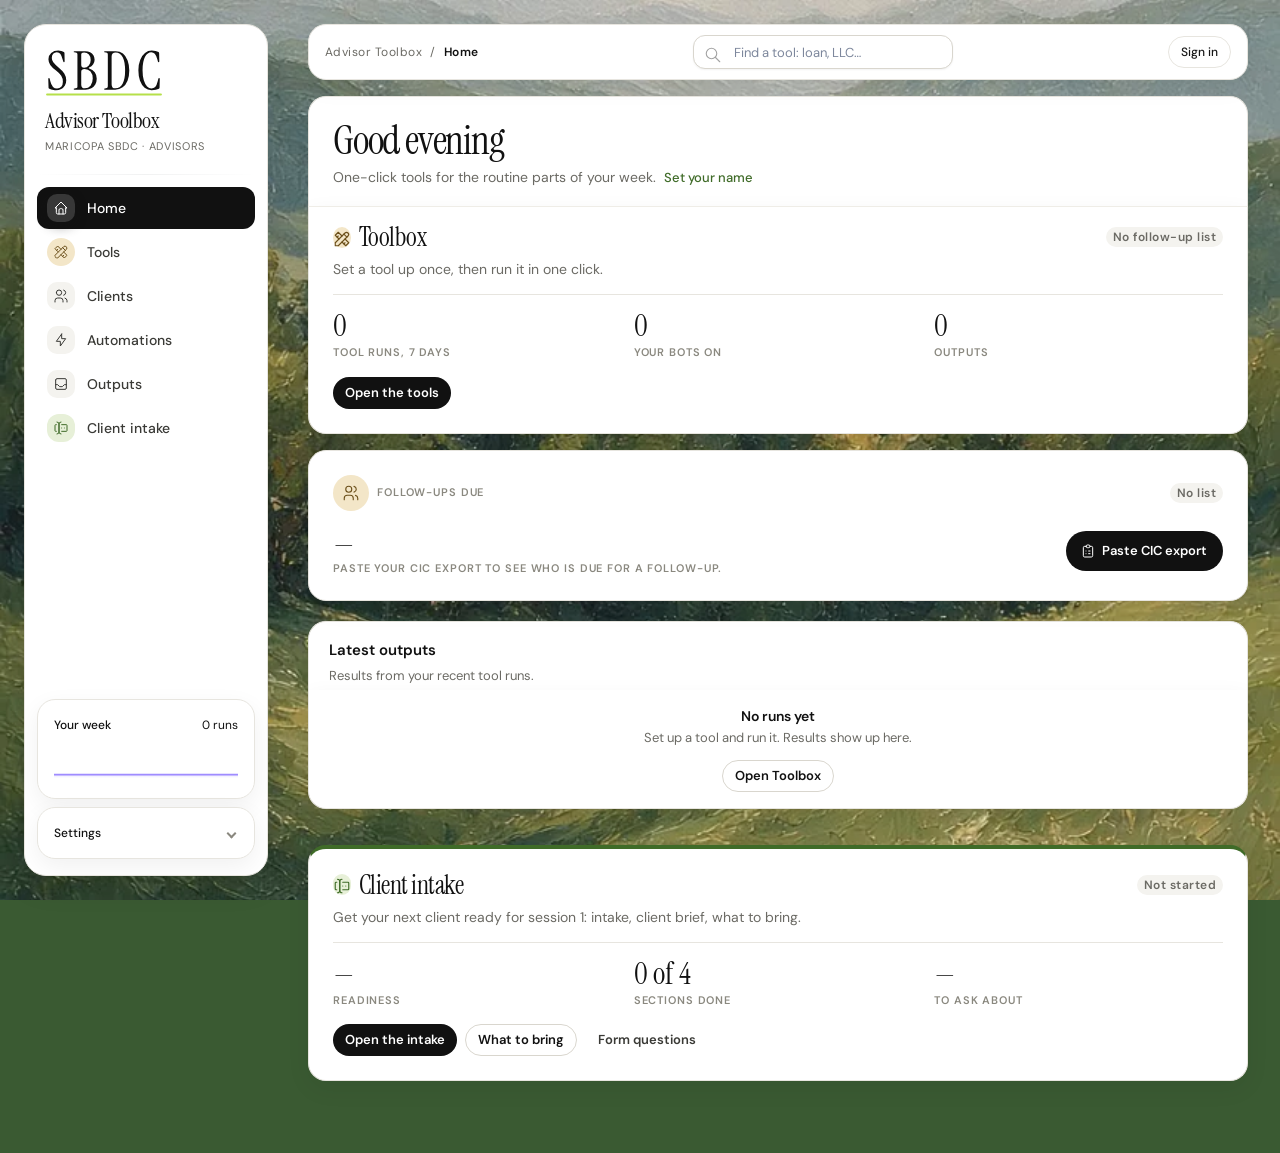
<file: index.html>
<!doctype html>
<!-- Third-party credits and licenses: see THIRD_PARTY_NOTICES.md -->
<html lang="en" data-bs-theme="light">
<head>
<meta charset="utf-8">
<meta name="viewport" content="width=device-width,initial-scale=1,viewport-fit=cover">
<meta name="color-scheme" content="only light">
<meta name="theme-color" content="#FAFAF8">
<title>Home · Advisor Toolbox · Maricopa SBDC</title>
<meta name="description" content="Client intake and one-click tools for Maricopa SBDC advisors, in one place.">
<link rel="icon" href="assets/img/p3-mark.svg" type="image/svg+xml">
<link rel="stylesheet" href="assets/tabler.min.css">
<link rel="stylesheet" href="css/app.css">
<link rel="stylesheet" href="css/p2.css">
<link rel="stylesheet" href="css/p3.css">
<link rel="stylesheet" href="css/flair.css">
<link rel="stylesheet" href="css/leedlime.css">
<link rel="stylesheet" href="css/shell.css">
<link rel="preconnect" href="https://fonts.googleapis.com">
<link rel="preconnect" href="https://fonts.gstatic.com" crossorigin>

</head>
<body data-space="shared">
<a class="visually-hidden-focusable" href="#content">Skip to content</a>
<div class="mob-top no-print">
  <button class="btn btn-icon btn-ghost-secondary" id="menuBtn" aria-label="Menu" aria-controls="side" aria-expanded="false"><i data-icon="menu-2"></i></button>
  <div class="ll-brandblock"><svg class="ll-wordmark" xmlns="http://www.w3.org/2000/svg" viewBox="0 0 2205 888" fill="none" role="img" aria-label="SBDC"><title>SBDC</title><g class="letters" fill="currentColor" transform="translate(0 760) scale(1 -1)"><path d="M204 -9Q184 -9 159.5 -5.0Q135 -1 113.5 5.0Q92 11 80 18Q73 22 69.5 26.5Q66 31 66 42L61 199Q61 219 74 219Q85 219 89 201L98 163Q132 20 225 20Q275 20 304.5 53.5Q334 87 334 148Q334 207 303.5 258.0Q273 309 206 359Q132 412 98.0 461.5Q64 511 64 567Q64 641 115.5 685.5Q167 730 247 730Q277 730 305.0 723.0Q333 716 351 703Q357 699 360.5 694.0Q364 689 364 681L367 530Q367 513 354 513Q345 513 341 527L334 552Q312 629 288.5 664.5Q265 700 221 700Q178 700 152.5 672.0Q127 644 127 593Q127 550 155.0 511.0Q183 472 253 416Q328 355 362.5 298.5Q397 242 397 178Q397 122 372.0 80.0Q347 38 303.5 14.5Q260 -9 204 -9Z M551 0Q536 0 536 11Q536 20 549 23L572 27Q593 31 599.5 38.0Q606 45 606 66V654Q606 675 599.5 682.0Q593 689 572 693L549 697Q536 700 536 709Q536 720 551 720H754Q804 720 843.0 699.0Q882 678 904.5 642.0Q927 606 927 560Q927 515 900.5 476.5Q874 438 824 412Q818 409 818.0 404.0Q818 399 825 397Q893 374 930.0 323.5Q967 273 967 204Q967 145 940.0 98.5Q913 52 865.5 26.0Q818 0 758 0ZM730 411Q783 411 818.5 452.5Q854 494 854 556Q854 618 820.0 656.5Q786 695 730 695Q677 695 677 655V466Q677 437 689.5 424.0Q702 411 730 411ZM745 25Q810 25 851.0 74.5Q892 124 892 207Q892 290 850.5 338.0Q809 386 739 386Q677 386 677 337V94Q677 25 745 25Z M1119 0Q1104 0 1104 11Q1104 20 1117 23L1140 27Q1174 33 1174 66V654Q1174 675 1167.5 682.0Q1161 689 1140 693L1117 697Q1104 700 1104 709Q1104 720 1119 720H1321Q1399 720 1456.0 674.5Q1513 629 1544.0 547.0Q1575 465 1575 357Q1575 248 1542.5 168.0Q1510 88 1451.0 44.0Q1392 0 1311 0ZM1315 26Q1404 26 1450.5 111.0Q1497 196 1497 357Q1497 517 1452.5 605.5Q1408 694 1321 694Q1245 694 1245 621V99Q1245 59 1261.5 42.5Q1278 26 1315 26Z M1991 -9Q1917 -9 1861.5 37.0Q1806 83 1775.5 166.5Q1745 250 1745 364Q1745 474 1778.5 556.5Q1812 639 1868.5 684.5Q1925 730 1994 730Q2035 730 2066.0 722.5Q2097 715 2121 703Q2133 696 2133 682L2136 530Q2136 513 2124 513Q2113 513 2110 526L2100 563Q2079 641 2051.5 671.0Q2024 701 1986 701Q1916 701 1869.5 614.5Q1823 528 1823 364Q1823 252 1846.5 175.0Q1870 98 1907.5 59.0Q1945 20 1987 20Q2032 20 2059.5 48.0Q2087 76 2106 156L2118 205Q2121 220 2134 218Q2145 216 2145 201L2141 39Q2141 25 2128 18Q2104 6 2071.5 -1.5Q2039 -9 1991 -9Z"/></g><rect class="accent" x="20" y="830" width="2165" height="38" rx="19"/></svg><b>Advisor Toolbox</b></div>
  <span class="ms-auto badge bg-primary-lt mob-stat" id="mobDue" data-for="toolbox">No list yet</span>
  <span class="ms-auto badge bg-primary-lt mob-stat" id="mobReady" data-for="intake">Not started</span>
  <nav class="mob-pills" aria-label="Areas">
    <a class="mpill" href="#/home" data-area="home">Home</a>
    <a class="mpill" href="#/toolbox" data-area="toolbox"><span class="space-mark" data-space="toolbox" aria-hidden="true"></span>Toolbox</a>
    <a class="mpill" href="#/intake/overview" data-area="intake"><span class="space-mark" data-space="intake" aria-hidden="true"></span>Client intake</a>
  </nav>
  <nav class="mob-sub" id="mobSub" aria-label="Pages in this area" hidden></nav>
</div>
<div class="app">
<div class="ll-paint" aria-hidden="true"></div>
<aside class="side no-print" id="side" aria-label="Pages">
  <div class="logo"><svg class="ll-wordmark" xmlns="http://www.w3.org/2000/svg" viewBox="0 0 2205 888" fill="none" role="img" aria-label="SBDC"><title>SBDC</title><g class="letters" fill="currentColor" transform="translate(0 760) scale(1 -1)"><path d="M204 -9Q184 -9 159.5 -5.0Q135 -1 113.5 5.0Q92 11 80 18Q73 22 69.5 26.5Q66 31 66 42L61 199Q61 219 74 219Q85 219 89 201L98 163Q132 20 225 20Q275 20 304.5 53.5Q334 87 334 148Q334 207 303.5 258.0Q273 309 206 359Q132 412 98.0 461.5Q64 511 64 567Q64 641 115.5 685.5Q167 730 247 730Q277 730 305.0 723.0Q333 716 351 703Q357 699 360.5 694.0Q364 689 364 681L367 530Q367 513 354 513Q345 513 341 527L334 552Q312 629 288.5 664.5Q265 700 221 700Q178 700 152.5 672.0Q127 644 127 593Q127 550 155.0 511.0Q183 472 253 416Q328 355 362.5 298.5Q397 242 397 178Q397 122 372.0 80.0Q347 38 303.5 14.5Q260 -9 204 -9Z M551 0Q536 0 536 11Q536 20 549 23L572 27Q593 31 599.5 38.0Q606 45 606 66V654Q606 675 599.5 682.0Q593 689 572 693L549 697Q536 700 536 709Q536 720 551 720H754Q804 720 843.0 699.0Q882 678 904.5 642.0Q927 606 927 560Q927 515 900.5 476.5Q874 438 824 412Q818 409 818.0 404.0Q818 399 825 397Q893 374 930.0 323.5Q967 273 967 204Q967 145 940.0 98.5Q913 52 865.5 26.0Q818 0 758 0ZM730 411Q783 411 818.5 452.5Q854 494 854 556Q854 618 820.0 656.5Q786 695 730 695Q677 695 677 655V466Q677 437 689.5 424.0Q702 411 730 411ZM745 25Q810 25 851.0 74.5Q892 124 892 207Q892 290 850.5 338.0Q809 386 739 386Q677 386 677 337V94Q677 25 745 25Z M1119 0Q1104 0 1104 11Q1104 20 1117 23L1140 27Q1174 33 1174 66V654Q1174 675 1167.5 682.0Q1161 689 1140 693L1117 697Q1104 700 1104 709Q1104 720 1119 720H1321Q1399 720 1456.0 674.5Q1513 629 1544.0 547.0Q1575 465 1575 357Q1575 248 1542.5 168.0Q1510 88 1451.0 44.0Q1392 0 1311 0ZM1315 26Q1404 26 1450.5 111.0Q1497 196 1497 357Q1497 517 1452.5 605.5Q1408 694 1321 694Q1245 694 1245 621V99Q1245 59 1261.5 42.5Q1278 26 1315 26Z M1991 -9Q1917 -9 1861.5 37.0Q1806 83 1775.5 166.5Q1745 250 1745 364Q1745 474 1778.5 556.5Q1812 639 1868.5 684.5Q1925 730 1994 730Q2035 730 2066.0 722.5Q2097 715 2121 703Q2133 696 2133 682L2136 530Q2136 513 2124 513Q2113 513 2110 526L2100 563Q2079 641 2051.5 671.0Q2024 701 1986 701Q1916 701 1869.5 614.5Q1823 528 1823 364Q1823 252 1846.5 175.0Q1870 98 1907.5 59.0Q1945 20 1987 20Q2032 20 2059.5 48.0Q2087 76 2106 156L2118 205Q2121 220 2134 218Q2145 216 2145 201L2141 39Q2141 25 2128 18Q2104 6 2071.5 -1.5Q2039 -9 1991 -9Z"/></g><rect class="accent" x="20" y="830" width="2165" height="38" rx="19"/></svg><div><b>Advisor Toolbox</b><small>Maricopa SBDC · advisors</small></div></div>
  <nav>
  <a class="nl" href="#/home" data-nav="home" data-space="shared"><i data-icon="home"></i>Home</a>
  <div class="nav-group" data-space="toolbox" data-area="toolbox">
    <div class="sec space-sec"><span class="space-mark" aria-hidden="true"></span>Toolbox</div>
    <a class="nl" href="#/toolbox/overview" data-nav="toolbox-overview" hidden><i data-icon="layout-dashboard"></i>Overview</a>
    <a class="nl" href="#/toolbox" data-nav="toolbox"><i data-icon="tools"></i>Tools<span class="badge bg-green-lt" id="navRun" hidden></span></a>
  </div>
  <a class="nl" href="#/clients" data-nav="clients" data-space="shared"><i data-icon="users"></i>Clients<span class="badge bg-blue-lt" id="navClients" hidden></span></a>
  <a class="nl" href="#/automations" data-nav="automations" data-space="shared"><i data-icon="bolt"></i>Automations<span class="badge bg-green-lt" id="navAuto" hidden></span></a>
  <a class="nl" href="#/outputs" data-nav="outputs" data-space="shared"><i data-icon="inbox"></i>Outputs<span class="badge bg-blue-lt" id="navOut" hidden></span></a>
  <a class="nl" href="#/intake/overview" data-nav="intake" data-space="intake"><i data-icon="forms"></i>Client intake<span class="badge bg-red-lt" id="navMissing" hidden></span></a>
  </nav>
  <div class="foot"><div class="mini">
    <div class="d-flex justify-content-between"><b>Your week</b><span id="sideUses">0 runs</span></div>
    <svg class="spark my-1" id="useSpark" viewBox="0 0 200 46" preserveAspectRatio="none" role="img" aria-label="Tool runs, last 7 days"></svg>
    <div class="intake-only"><div class="d-flex justify-content-between mt-2"><b>Intake progress</b><span id="sideSec">0 of 5</span></div>
    <div class="progress progress-sm my-2"><div class="progress-bar" id="sideBar" style="width:0%"></div></div></div>
    <a class="mini-btn" href="#/outputs" hidden>Open Outputs →</a>
  </div>
  <details class="mini side-settings"><summary><b>Settings</b></summary><label class="form-label mt-2 mb-1" for="ai">AI tool the prompt buttons open</label><select class="form-select form-select-sm" id="ai" title="Which AI tool the AI prompt buttons open"><option value="gemini">Gemini (Maricopa account)</option><option value="chatgpt">ChatGPT</option><option value="copilot">Microsoft Copilot</option></select></details></div>
</aside>


<main class="main" id="content">
  <header class="topbar no-print"><div class="crumbs"><div class="crumb"><span id="crumbArea">Advisor Toolbox</span> <span aria-hidden="true">/</span> <b id="crumbHere">Home</b></div><div class="crumb-title" id="crumbTitle">Home</div></div>
    <div class="topsearch" data-for="toolbox"><div class="input-icon"><span class="input-icon-addon"><i data-icon="search"></i></span><input class="form-control" type="search" id="toolSearch" placeholder="Find a tool: loan, LLC…" aria-label="Find a tool"></div></div>
    <div class="topsearch" data-for="intake"><div class="input-icon"><span class="input-icon-addon"><i data-icon="search"></i></span><input class="form-control" type="search" id="fieldSearch" placeholder="Find a question" aria-label="Find a form question"></div></div></header>
  <nav class="subtabs no-print" id="intakeTabs" aria-label="Client intake pages" hidden>
    <a class="chip" href="#/intake/overview" data-tab="intake-overview">Overview</a>
    <a class="chip" href="#/intake/intake" data-tab="intake-intake">Intake &amp; brief</a>
    <a class="chip" href="#/intake/bring" data-tab="intake-bring">What to bring</a>
    <a class="chip" href="#/intake/questions" data-tab="intake-questions">Form questions</a>
  </nav>

  <!-- ============ HOME (shared) ============ -->
  <div data-view="home" id="home" data-title="Home">
  <div class="page-head">
    <div>
    <h1 class="hello" id="hello">Good day</h1>
    <p class="hello-sub">One-click tools for the routine parts of your week. <button class="namebtn" id="setName" type="button">Set your name</button></p></div>
  </div>

  <div class="row row-cards">
    <div class="col-12"><div class="card space-card h-100" data-space="toolbox"><div class="card-body">
      <div class="d-flex align-items-center gap-2"><span class="tile g-blue"><i data-icon="tools"></i></span><h2 class="card-title m-0">Toolbox</h2><span class="ms-auto badge bg-secondary-lt" id="hDuePill">No list yet</span></div>
      <p class="space-sub">Set a tool up once, then run it in one click.</p>
      <div class="space-stats">
        <div><div class="big" id="hRuns">0</div><div class="lbl">Tool runs, 7 days</div></div>
        <div><div class="big" id="hBots">0</div><div class="lbl">Your bots on</div></div>
        <div><div class="big" id="hOuts">0</div><div class="lbl">Outputs</div></div>
      </div>
      <div class="d-flex flex-wrap gap-2 mt-3"><a class="btn btn-primary btn-sm" href="#/toolbox">Open the tools</a><a class="btn btn-outline-secondary btn-sm" href="#/toolbox/follow" hidden>Follow-ups</a><a class="btn btn-ghost-secondary btn-sm" href="#/automations" hidden>Automations</a></div>
    </div></div></div>
  </div>

  <div class="mt-3" data-space="toolbox">
  <div class="row row-cards">
    <div class="col-12"><div class="card kpi" id="dueCard"><div class="card-body">
      <div class="d-flex align-items-center gap-2"><span class="tile g-purple"><i data-icon="users"></i></span><b>Follow-ups due</b><span class="ms-auto badge bg-secondary-lt" id="kSrc">No list</span></div>
      <div id="dueEmpty" class="due-empty"><div><div class="big">—</div><div class="lbl">Paste your CIC export to see who is due for a follow-up.</div></div><button class="btn btn-primary" id="duePaste" type="button"><i data-icon="clipboard-list"></i>Paste CIC export</button></div>
      <div id="dueFull" class="due-grid" hidden>
        <div class="due-total"><div class="big" id="kTotal">—</div><div class="lbl" id="kTotalLbl"></div></div>
        <div class="due-chart">
          <svg class="dchart" id="kChart" viewBox="0 0 400 14" preserveAspectRatio="none" role="img" aria-label="Clients by days since last contact"></svg>
          <div class="due-legend">
            <div><span class="dot" style="background:#35d28a"></span><span>Under 30 days</span><b id="kRecent">—</b></div>
            <div><span class="dot" style="background:#21d4fd"></span><span id="k30Lbl">30–59 days</span><b id="k30">—</b></div>
            <div><span class="dot" style="background:#ffcd75"></span><span id="k60Lbl">60–89 days</span><b id="k60">—</b></div>
            <div><span class="dot" style="background:#ee5d50"></span><span id="k90Lbl">90+ days</span><b id="k90">—</b></div>
          </div>
        </div>
        <div class="due-acts">
          <button class="btn btn-outline-secondary btn-sm kact" data-goto="graydot" type="button"><i data-icon="mail"></i>Gray Dot email</button>
          <button class="btn btn-outline-secondary btn-sm kact" data-goto="checkin" type="button"><i data-icon="mail"></i>Check-in email</button>
          <button class="btn btn-outline-secondary btn-sm kact" id="k90Ics" type="button"><i data-icon="calendar-plus"></i>Calendar reminders</button>
        </div>
      </div>
    </div></div></div>
  </div>
  </div>

  <div class="ll-sechead">
    <h2 class="sec-title">Latest outputs</h2><p class="sec-sub">Results from your recent tool runs.</p>
  </div>
  <div class="card" data-space="toolbox"><div id="homeOuts" class="rows"></div></div>
  <div class="ll-sechead" hidden>
    <h2 class="sec-title">Before a first session</h2><p class="sec-sub">Client intake: the intake form, the client brief and what to bring.</p>
  </div>
  <div class="row row-cards">
    <div class="col-12"><div class="card space-card h-100" data-space="intake"><div class="card-body">
      <div class="d-flex align-items-center gap-2"><span class="tile g-blue"><i data-icon="forms"></i></span><h2 class="card-title m-0">Client intake</h2><span class="ms-auto badge bg-secondary-lt" id="hReadyPill">Not started</span></div>
      <p class="space-sub">Get your next client ready for session 1: intake, client brief, what to bring.</p>
      <div class="space-stats">
        <div><div class="big" id="hReady">—</div><div class="lbl">Readiness</div></div>
        <div><div class="big" id="hSec">0 of 5</div><div class="lbl">Sections done</div></div>
        <div><div class="big" id="hAsk">—</div><div class="lbl">To ask about</div></div>
      </div>
      <div class="d-flex flex-wrap gap-2 mt-3"><a class="btn btn-primary btn-sm" href="#/intake/intake">Open the intake</a><a class="btn btn-outline-secondary btn-sm" href="#/intake/bring">What to bring</a><a class="btn btn-ghost-secondary btn-sm" href="#/intake/questions">Form questions</a></div>
    </div></div></div>
  </div>
  </div>

  <!-- ============ CLIENT INTAKE · OVERVIEW ============ -->
  <div data-view="intake-overview" id="intake-overview" data-title="Overview" hidden>
  <div class="page-head no-print">
    <h1>Client Intake</h1>
    <p>Get your next client ready for session 1. Readiness and the brief update as you fill in the intake.</p>
  </div>
  <div class="row row-cards no-print" id="kpis">
    <div class="col-sm-6 col-xl-3"><div class="card kpi h-100"><div class="card-body">
      <div class="d-flex align-items-center gap-2"><span class="tile g-blue"><i data-icon="target"></i></span><b>Readiness</b><span class="ms-auto badge" id="kReadyPill">Not started</span></div>
      <div class="d-flex align-items-center justify-content-between gap-3"><div class="big" id="kReady">—</div><div class="ring" id="kRing" aria-hidden="true"></div></div>
      <div class="lbl mt-1" id="kReadyLbl">Nothing entered yet</div>
      <a class="btn btn-primary btn-sm mt-3" href="#/intake/intake" id="kStart">Start intake</a>
      <svg class="spark mt-2" id="kSpark" viewBox="0 0 200 46" preserveAspectRatio="none" role="img" aria-label="Readiness as you fill the form, this session"></svg>
    </div></div></div>
    <div class="col-sm-6 col-xl-3"><div class="card kpi h-100"><div class="card-body">
      <div class="d-flex align-items-center gap-2"><span class="tile g-red"><i data-icon="user-question"></i></span><b>To ask about</b></div>
      <div class="big" id="kMissing">—</div>
      <div class="lbl" id="kMissingLbl">Items to cover in session&nbsp;1</div>
      <div class="progress progress-separated mt-3" style="height:6px">
        <div class="progress-bar bg-success" id="kbOk" style="width:0%"></div>
        <div class="progress-bar bg-warning" id="kbWarn" style="width:0%"></div>
        <div class="progress-bar bg-danger" id="kbBad" style="width:0%"></div>
      </div>
      <div class="foot3"><div><span class="dot bg-success"></span>Ready<b id="kOk">—</b></div><div><span class="dot bg-warning"></span>Check<b id="kWarn">—</b></div><div><span class="dot bg-danger"></span>Missing<b id="kBad">—</b></div></div>
    </div></div></div>
    <div class="col-sm-6 col-xl-3"><div class="card kpi h-100"><div class="card-body">
      <div class="d-flex align-items-center gap-2"><span class="tile g-green"><i data-icon="cash"></i></span><b>Funding</b><span class="ms-auto badge bg-secondary-lt" id="kFundPill">Not asked</span></div>
      <div class="big" id="kFund" style="font-size:24px">—</div>
      <div class="lbl" id="kFundLbl">Ask if they want a loan or other funding</div>
      <div class="pillnote mt-3" id="kRoute"><i data-icon="users"></i><span>Routing shows here when there's a funding request</span></div>
    </div></div></div>
    <div class="col-sm-6 col-xl-3"><div class="card kpi h-100"><div class="card-body">
      <div class="d-flex align-items-center gap-2"><span class="tile g-purple"><i data-icon="list-check"></i></span><b>Sections done</b></div>
      <div class="big"><span id="kSec">0</span><span class="text-secondary" style="font-size:18px">/5</span></div>
      <div class="lbl" id="kSecLbl">Next: About the client</div>
      <details class="more"><summary>Show each section</summary><div id="kSecList"></div></details>
    </div></div></div>
  </div>

  <div class="ll-sechead no-print">
      <h2 class="sec-title no-print">Next steps</h2>
  <p class="sec-sub no-print">Work through these in order. Each one opens its own page.</p>
    </div>
  <div class="card no-print"><div class="rows" id="steps">
    <a class="rowlink" href="#/intake/intake"><span class="ri"><i data-icon="forms"></i></span><span class="rt"><b>1. Fill in the intake</b><span>Answer the questions; the client brief writes itself.</span></span><span class="rs" id="ovIntake">0 of 5 sections</span><i data-icon="arrow-right"></i></a>
    <a class="rowlink" href="#/intake/bring"><span class="ri"><i data-icon="checklist"></i></span><span class="rt"><b>2. Send what to bring</b><span>A checklist and short info packet for the client.</span></span><span class="rs" id="ovBring">7 items · Idea</span><i data-icon="arrow-right"></i></a>
    <a class="rowlink" href="#/intake/questions"><span class="ri"><i data-icon="list-check"></i></span><span class="rt"><b>3. Send the pre-session form</b><span>Email the Google Form to the client before session 1.</span></span><span class="rs">24 questions</span><i data-icon="arrow-right"></i></a>
  </div></div>
  </div>

  <!-- ============ CLIENT INTAKE · INTAKE & BRIEF ============ -->
  <section data-view="intake-intake" id="intake" data-title="Intake &amp; brief" hidden>
    <div class="page-head no-print">
      <h1>Intake &amp; brief</h1>
      <p>Fill this in before or during the first call. Questions change with the client's answers, and the brief on the right builds itself as you type.</p>
    </div>
    <div class="card mb-3 no-print"><div class="card-body d-flex flex-wrap align-items-center gap-2" style="padding:16px 24px">
      <span class="text-secondary me-2">Practice with a made-up client:</span>
      <button class="btn btn-outline-primary btn-sm" data-example="idea" type="button">A · Food truck idea</button>
      <button class="btn btn-outline-primary btn-sm" data-example="startup" type="button">B · New clothing line</button>
      <button class="btn btn-outline-primary btn-sm" data-example="existing" type="button">C · Auto shop wants a loan</button>
      <button class="btn btn-ghost-secondary btn-sm ms-auto" id="clearForm" type="button"><i data-icon="refresh"></i>Clear form</button>
    </div></div>

    <div class="row g-3">
    <div class="col-lg-7 no-print">
    <form id="f" autocomplete="off">
      <fieldset class="card mb-3 sec" data-title="About the client"><div class="card-header"><h3 class="card-title"><span class="secnum">#</span> · About the client</h3><span class="badge ms-auto secpill">Not started</span></div>
      <div class="progress progress-sm rounded-0"><div class="progress-bar secbar" style="width:0%"></div></div>
      <div class="card-body">
        <div class="row g-2">
          <div class="col-md-6"><label class="form-label" for="client">Client name</label><input class="form-control" type="text" id="client" name="client"></div>
          <div class="col-md-6"><label class="form-label" for="email">Client email</label><input class="form-control" type="email" id="email" name="email"></div>
          <div class="col-md-6"><label class="form-label" for="biz">Business name (or working name)</label><input class="form-control" type="text" id="biz" name="biz"></div>
          <div class="col-md-6"><label class="form-label" for="industry">What they sell / industry</label><input class="form-control" type="text" id="industry" name="industry"></div>
          <div class="col-md-6"><label class="form-label" for="sdate">Session 1 date</label><input class="form-control" type="date" id="sdate" name="sdate" data-opt></div>
          <div class="col-md-6"><label class="form-label" for="stime">Time (MST, Arizona)</label><input class="form-control" type="time" id="stime" name="stime" step="900" data-opt></div>
        </div>
        <label class="form-label mt-3">Where is the business today?</label>
        <div class="form-selectgroup">
          <label class="form-selectgroup-item"><input type="radio" name="stage" value="idea" class="form-selectgroup-input"><span class="form-selectgroup-label">Idea, no sales yet (pre-venture)</span></label>
          <label class="form-selectgroup-item"><input type="radio" name="stage" value="startup" class="form-selectgroup-input"><span class="form-selectgroup-label">Just started selling (startup)</span></label>
          <label class="form-selectgroup-item"><input type="radio" name="stage" value="existing" class="form-selectgroup-input"><span class="form-selectgroup-label">Established, steady sales</span></label>
        </div>
        <div class="row g-2 mt-1" data-show="stage:startup,existing">
          <div class="col-md-6"><label class="form-label" for="years">How long in business?</label><input class="form-control" type="text" id="years" name="years" placeholder="e.g. 8 months, 6 years"></div>
          <div class="col-md-6"><label class="form-label" for="owners">Owners / ownership split</label><input class="form-control" type="text" id="owners" name="owners" placeholder="e.g. sole owner, 50/50 partners"></div>
        </div>
        <label class="form-label mt-3">Looking for a loan or other funding?</label>
        <div class="form-selectgroup">
          <label class="form-selectgroup-item"><input type="radio" name="funding" value="yes" class="form-selectgroup-input"><span class="form-selectgroup-label">Yes</span></label>
          <label class="form-selectgroup-item"><input type="radio" name="funding" value="maybe" class="form-selectgroup-input"><span class="form-selectgroup-label">Maybe later</span></label>
          <label class="form-selectgroup-item"><input type="radio" name="funding" value="no" class="form-selectgroup-input"><span class="form-selectgroup-label">No</span></label>
        </div>
        <label class="form-label mt-3" for="goal">What area do they most need help with?</label>
        <input class="form-control" type="text" id="goal" name="goal" placeholder="In the client's words">
        <label class="form-label mt-3" for="expect">What do they expect from the SBDC?</label>
        <input class="form-control" type="text" id="expect" name="expect" placeholder="e.g. help writing a business plan, finding a loan, meeting once a month">
      </div></fieldset>

      <fieldset class="card mb-3 sec" data-title="Legal setup & location"><div class="card-header"><h3 class="card-title"><span class="secnum">#</span> · Legal setup &amp; location</h3><span class="badge ms-auto secpill">Not started</span></div>
      <div class="progress progress-sm rounded-0"><div class="progress-bar secbar" style="width:0%"></div></div>
      <div class="card-body">
        <label class="form-label">Registered an LLC or other entity?</label>
        <div class="d-flex flex-wrap gap-2 align-items-center">
        <div class="form-selectgroup">
          <label class="form-selectgroup-item"><input type="radio" name="llc" value="yes" class="form-selectgroup-input"><span class="form-selectgroup-label">Yes</span></label>
          <label class="form-selectgroup-item"><input type="radio" name="llc" value="no" class="form-selectgroup-input"><span class="form-selectgroup-label">No</span></label>
          <label class="form-selectgroup-item"><input type="radio" name="llc" value="unsure" class="form-selectgroup-input"><span class="form-selectgroup-label">Not sure</span></label>
        </div>
        <button type="button" class="btn btn-outline-primary btn-sm" id="accBtn"><i data-icon="search"></i>Check ACC entity search</button>
        </div>
        <label class="form-label mt-3">Have a federal EIN?</label>
        <div class="d-flex flex-wrap gap-2 align-items-center">
        <div class="form-selectgroup">
          <label class="form-selectgroup-item"><input type="radio" name="ein" value="yes" class="form-selectgroup-input"><span class="form-selectgroup-label">Yes</span></label>
          <label class="form-selectgroup-item"><input type="radio" name="ein" value="no" class="form-selectgroup-input"><span class="form-selectgroup-label">No</span></label>
          <label class="form-selectgroup-item"><input type="radio" name="ein" value="unsure" class="form-selectgroup-input"><span class="form-selectgroup-label">Not sure</span></label>
        </div>
        <a class="btn btn-outline-primary btn-sm" href="https://www.irs.gov/businesses/small-businesses-self-employed/apply-for-an-employer-identification-number-ein-online" target="_blank" rel="noopener"><i data-icon="external-link"></i>IRS EIN page</a>
        </div>
        <label class="form-label mt-3">Registered for an Arizona TPT license?</label>
        <div class="d-flex flex-wrap gap-2 align-items-center">
        <div class="form-selectgroup">
          <label class="form-selectgroup-item"><input type="radio" name="tpt" value="yes" class="form-selectgroup-input"><span class="form-selectgroup-label">Yes</span></label>
          <label class="form-selectgroup-item"><input type="radio" name="tpt" value="no" class="form-selectgroup-input"><span class="form-selectgroup-label">No</span></label>
          <label class="form-selectgroup-item"><input type="radio" name="tpt" value="unsure" class="form-selectgroup-input"><span class="form-selectgroup-label">Not sure</span></label>
          <label class="form-selectgroup-item"><input type="radio" name="tpt" value="na" class="form-selectgroup-input"><span class="form-selectgroup-label">Not needed</span></label>
        </div>
        <a class="btn btn-outline-primary btn-sm" href="https://azdor.gov/business/transaction-privilege-tax" target="_blank" rel="noopener"><i data-icon="external-link"></i>ADOR TPT page</a>
        </div>
        <label class="form-label mt-3">Where does the business operate?</label>
        <div class="form-selectgroup">
          <label class="form-selectgroup-item"><input type="radio" name="place" value="online" class="form-selectgroup-input"><span class="form-selectgroup-label">Online / mobile only</span></label>
          <label class="form-selectgroup-item"><input type="radio" name="place" value="home" class="form-selectgroup-input"><span class="form-selectgroup-label">From home</span></label>
          <label class="form-selectgroup-item"><input type="radio" name="place" value="physical" class="form-selectgroup-input"><span class="form-selectgroup-label">Physical location</span></label>
          <label class="form-selectgroup-item"><input type="radio" name="place" value="planned" class="form-selectgroup-input"><span class="form-selectgroup-label">Plans a physical location</span></label>
        </div>
        <div data-show="place:physical,planned" class="mt-2"><label class="form-label" for="sqft">Size of the space (square feet)</label><input class="form-control" type="number" id="sqft" name="sqft" min="0"></div>
        <label class="form-label mt-3">Website or social media?</label>
        <div class="form-selectgroup">
          <label class="form-selectgroup-item"><input type="radio" name="online" value="both" class="form-selectgroup-input"><span class="form-selectgroup-label">Website and social</span></label>
          <label class="form-selectgroup-item"><input type="radio" name="online" value="social" class="form-selectgroup-input"><span class="form-selectgroup-label">Social only</span></label>
          <label class="form-selectgroup-item"><input type="radio" name="online" value="none" class="form-selectgroup-input"><span class="form-selectgroup-label">Neither yet</span></label>
        </div>
      </div></fieldset>

      <fieldset class="card mb-3 sec" data-title="Money so far"><div class="card-header"><h3 class="card-title"><span class="secnum">#</span> · Money so far</h3><span class="badge ms-auto secpill">Not started</span></div>
      <div class="progress progress-sm rounded-0"><div class="progress-bar secbar" style="width:0%"></div></div>
      <div class="card-body">
        <div class="row g-2">
          <div class="col-md-4"><label class="form-label" for="invested">Own money invested ($)</label><input class="form-control" type="number" id="invested" name="invested" min="0"></div>
          <div class="col-md-4"><label class="form-label" for="employees">Employees</label><input class="form-control" type="number" id="employees" name="employees" min="0"></div>
          <div class="col-md-4" data-show="stage:startup,existing"><label class="form-label" for="revenue">Sales, last 12 months ($)</label><input class="form-control" type="number" id="revenue" name="revenue" min="0"></div>
          <div class="col-md-4" data-show="stage:idea,startup"><label class="form-label" for="projection">Expected sales, first 12 mo ($)</label><input class="form-control" type="number" id="projection" name="projection" min="0"></div>
        </div>
        <div class="math mt-3" data-show="stage:idea,startup">
          <div class="d-flex align-items-center gap-2"><i data-icon="calculator"></i><b>Basic numbers</b></div>
          <div class="text-secondary small mb-2">Most new clients haven't run these yet. Even rough answers tell you where to start.</div>
          <label class="form-label" for="unit">What's one sale? (a meal, a shirt, an hour of service, a table turn)</label>
          <input class="form-control" type="text" id="unit" name="unit" placeholder="e.g. one plate">
          <div class="row g-2 mt-1">
            <div class="col-md-3 col-6"><label class="form-label" for="price">Price per sale ($)</label><input class="form-control" type="number" id="price" name="price" min="0" step="0.01"></div>
            <div class="col-md-3 col-6"><label class="form-label" for="cost">Cost to make one ($)</label><input class="form-control" type="number" id="cost" name="cost" min="0" step="0.01"></div>
            <div class="col-md-3 col-6"><label class="form-label" for="fixed">Monthly fixed costs ($)</label><input class="form-control" type="number" id="fixed" name="fixed" min="0" placeholder="rent, insurance…"></div>
            <div class="col-md-3 col-6"><label class="form-label" for="volume">Sales per month</label><input class="form-control" type="number" id="volume" name="volume" min="0"></div>
          </div>
        </div>
      </div></fieldset>

      <fieldset class="card mb-3 sec" data-title="Funding" data-show="funding:yes,maybe"><div class="card-header"><h3 class="card-title"><span class="secnum">#</span> · Funding</h3><span class="badge ms-auto secpill">Not started</span></div>
      <div class="progress progress-sm rounded-0"><div class="progress-bar secbar" style="width:0%"></div></div>
      <div class="card-body">
        <div class="row g-2">
          <div class="col-md-6"><label class="form-label" for="amount">How much do they want? ($)</label><input class="form-control" type="number" id="amount" name="amount" min="0"><label class="form-check mt-2"><input class="form-check-input" type="checkbox" name="amountUnknown"><span class="form-check-label">They don't know yet</span></label></div>
          <div class="col-md-6"><label class="form-label" for="use">What is the money for?</label><input class="form-control" type="text" id="use" name="use" placeholder="equipment, buildout, working capital…"></div>
          <div class="col-md-6"><label class="form-label" for="credit">Do they know their personal credit score?</label>
            <select class="form-select" id="credit" name="credit"><option value="">Not asked yet</option><option value="unknown">Doesn't know</option><option value="lt620">Below 620</option><option value="620">620 to 679</option><option value="680">680 to 719</option><option value="720">720 or higher</option></select></div>
          <div class="col-md-6"><label class="form-label" for="liquid">Cash / liquid assets they could put in ($)</label><input class="form-control" type="number" id="liquid" name="liquid" min="0"></div>
        </div>
        <label class="form-check mt-3"><input class="form-check-input" type="checkbox" name="loanChecklist"><span class="form-check-label">Client has the loan checklist (send it before session 1 if not)</span></label>
      </div></fieldset>

      <fieldset class="card mb-3 sec" data-title="Assets & documents"><div class="card-header"><h3 class="card-title"><span class="secnum">#</span> · Assets &amp; documents</h3><span class="badge ms-auto secpill">Not started</span></div>
      <div class="progress progress-sm rounded-0"><div class="progress-bar secbar" style="width:0%"></div></div>
      <div class="card-body">
        <label class="form-label" for="assets">Assets they own or will use (buildings, tools, equipment, vehicles) with what each cost</label>
        <textarea class="form-control" rows="3" id="assets" name="assets" placeholder="One per line, e.g. Commercial oven – $4,200 (quote)"></textarea>
        <label class="form-check mt-2"><input class="form-check-input" type="checkbox" name="proof"><span class="form-check-label">Has proof of equipment costs (receipts or quotes)</span></label>
        <label class="form-label mt-3">Documents they have ready</label>
        <div class="form-selectgroup">
          <label class="form-selectgroup-item"><input type="checkbox" name="docs" value="Business plan" class="form-selectgroup-input"><span class="form-selectgroup-label">Business plan</span></label>
          <label class="form-selectgroup-item"><input type="checkbox" name="docs" value="Pitch deck" class="form-selectgroup-input"><span class="form-selectgroup-label">Pitch deck</span></label>
          <label class="form-selectgroup-item"><input type="checkbox" name="docs" value="Financial statements" class="form-selectgroup-input"><span class="form-selectgroup-label">Financial statements</span></label>
          <label class="form-selectgroup-item"><input type="checkbox" name="docs" value="Business Model Canvas" class="form-selectgroup-input"><span class="form-selectgroup-label">Business Model Canvas</span></label>
          <label class="form-selectgroup-item"><input type="checkbox" name="docs" value="Tax returns" class="form-selectgroup-input"><span class="form-selectgroup-label">Tax returns</span></label>
        </div>
        <label class="form-label mt-3" for="notes">Anything else (special comments)</label>
        <textarea class="form-control" rows="2" id="notes" name="notes"></textarea>
        <details class="mt-3 cic-extra" id="cicExtra">
          <summary class="form-label mb-0" style="cursor:pointer">CIC record fields (optional)</summary>
          <div class="text-secondary small mt-1 mb-2">The eRFC / CIC client fields. Leave blank what you don't know; "Copy for CIC" lists anything still missing.</div>
          <div class="row g-2">
            <div class="col-md-6"><label class="form-label" for="bizDesc">Business description (3-5 words)</label><input class="form-control" type="text" id="bizDesc" name="bizDesc" maxlength="60" placeholder="e.g. Family auto repair shop" data-opt></div>
            <div class="col-md-6"><label class="form-label" for="website">Web site</label><input class="form-control" type="text" id="website" name="website" inputmode="url" placeholder="www.example.com" data-opt></div>
            <div class="col-md-3 col-6"><label class="form-label" for="ft">Employees FT</label><input class="form-control" type="number" id="ft" name="ft" min="0" data-opt></div>
            <div class="col-md-3 col-6"><label class="form-label" for="pt">Employees PT</label><input class="form-control" type="number" id="pt" name="pt" min="0" data-opt></div>
            <div class="col-md-6"><label class="form-label" for="pl">Annual P/L, last 12 months ($)</label><input class="form-control" type="number" id="pl" name="pl" step="any" placeholder="profit, or negative for a loss" data-opt></div>
            <div class="col-md-6"><label class="form-label" for="startDate">Start date</label><input class="form-control" type="date" id="startDate" name="startDate" data-opt></div>
            <div class="col-md-6"><label class="form-label" for="naics">NAICS code (if known)</label><input class="form-control" type="text" id="naics" name="naics" inputmode="numeric" maxlength="6" placeholder="e.g. 811111" data-opt></div>
          </div>
          <label class="form-label mt-3">Assistance Requested (as on the eRFC; blank = suggested from their answers)</label>
          <div class="form-selectgroup">
            <label class="form-selectgroup-item"><input type="checkbox" name="assist" value="Business Accounting/Budget" class="form-selectgroup-input"><span class="form-selectgroup-label">Business Accounting/Budget</span></label>
            <label class="form-selectgroup-item"><input type="checkbox" name="assist" value="Business Plan" class="form-selectgroup-input"><span class="form-selectgroup-label">Business Plan</span></label>
            <label class="form-selectgroup-item"><input type="checkbox" name="assist" value="Buy/Sell a Business" class="form-selectgroup-input"><span class="form-selectgroup-label">Buy/Sell a Business</span></label>
            <label class="form-selectgroup-item"><input type="checkbox" name="assist" value="Cash Flow Management" class="form-selectgroup-input"><span class="form-selectgroup-label">Cash Flow Management</span></label>
            <label class="form-selectgroup-item"><input type="checkbox" name="assist" value="Customer Relations" class="form-selectgroup-input"><span class="form-selectgroup-label">Customer Relations</span></label>
            <label class="form-selectgroup-item"><input type="checkbox" name="assist" value="eCommerce" class="form-selectgroup-input"><span class="form-selectgroup-label">eCommerce</span></label>
            <label class="form-selectgroup-item"><input type="checkbox" name="assist" value="Financing/Capital" class="form-selectgroup-input"><span class="form-selectgroup-label">Financing/Capital</span></label>
            <label class="form-selectgroup-item"><input type="checkbox" name="assist" value="Franchising" class="form-selectgroup-input"><span class="form-selectgroup-label">Franchising</span></label>
            <label class="form-selectgroup-item"><input type="checkbox" name="assist" value="Government Contracting" class="form-selectgroup-input"><span class="form-selectgroup-label">Government Contracting</span></label>
            <label class="form-selectgroup-item"><input type="checkbox" name="assist" value="Human Resources/Employees" class="form-selectgroup-input"><span class="form-selectgroup-label">Human Resources/Employees</span></label>
            <label class="form-selectgroup-item"><input type="checkbox" name="assist" value="International Trade" class="form-selectgroup-input"><span class="form-selectgroup-label">International Trade</span></label>
            <label class="form-selectgroup-item"><input type="checkbox" name="assist" value="Legal Issues" class="form-selectgroup-input"><span class="form-selectgroup-label">Legal Issues</span></label>
            <label class="form-selectgroup-item"><input type="checkbox" name="assist" value="Managing Business" class="form-selectgroup-input"><span class="form-selectgroup-label">Managing Business</span></label>
            <label class="form-selectgroup-item"><input type="checkbox" name="assist" value="Marketing/Sales" class="form-selectgroup-input"><span class="form-selectgroup-label">Marketing/Sales</span></label>
            <label class="form-selectgroup-item"><input type="checkbox" name="assist" value="Start-up Assistance" class="form-selectgroup-input"><span class="form-selectgroup-label">Start-up Assistance</span></label>
            <label class="form-selectgroup-item"><input type="checkbox" name="assist" value="Tax Planning" class="form-selectgroup-input"><span class="form-selectgroup-label">Tax Planning</span></label>
            <label class="form-selectgroup-item"><input type="checkbox" name="assist" value="Technology/Computers" class="form-selectgroup-input"><span class="form-selectgroup-label">Technology/Computers</span></label>
          </div>
          <label class="form-label mt-3" for="specific">Specific assistance requested</label>
          <textarea class="form-control" rows="2" id="specific" name="specific" placeholder="In the client's words, from the eRFC" data-opt></textarea>
        </details>
      </div></fieldset>
    </form>
    </div>

    <div class="col-lg-5">
      <div class="card brief-card">
        <div class="card-header no-print"><h3 class="card-title">Client brief</h3><span class="badge bg-orange-lt ms-2" id="exBadge" hidden>Example client</span>
          <div class="ms-auto btn-list">
            <button class="btn btn-primary btn-sm" id="copyBrief" type="button"><i data-icon="copy"></i>Copy brief</button>
            <button class="btn btn-outline-primary btn-sm" id="copyCIC" type="button">Copy for CIC</button>
            <button class="btn btn-outline-secondary btn-sm" id="printBrief" type="button"><i data-icon="printer"></i>Print</button>
            <button class="btn btn-ghost-secondary btn-sm" id="icsBrief" type="button"><i data-icon="calendar-plus"></i>Add to calendar</button>
          </div>
        </div>
        <div class="card-body"><div id="brief" class="brief"></div></div>
      </div>
    </div>
    </div>
  </section>

  <!-- ============ CLIENT INTAKE · WHAT TO BRING ============ -->
  <section data-view="intake-bring" id="bring" data-title="What to bring" hidden>
    <div class="page-head">
      <h1>What to bring</h1>
      <p class="blk-sub">Send the right list before session 1. Most new clients arrive about 10% prepared; a checklist up front changes that.</p>
    </div>
    <div class="card">
      <div class="card-header no-print">
        <ul class="nav nav-tabs card-header-tabs" role="tablist" aria-label="Client type">
          <li class="nav-item"><a href="#/intake/bring" class="nav-link tab" role="tab" data-type="idea">Idea / pre-venture</a></li>
          <li class="nav-item"><a href="#/intake/bring" class="nav-link tab" role="tab" data-type="startup">Startup</a></li>
          <li class="nav-item"><a href="#/intake/bring" class="nav-link tab" role="tab" data-type="existing">Established</a></li>
          <li class="nav-item"><a href="#/intake/bring" class="nav-link tab" role="tab" data-type="loan">Wants a loan</a></li>
        </ul>
      </div>
      <div class="card-body">
        <h2 class="card-title mb-2">Checklist <span class="badge bg-primary-lt ms-1" id="bringCount"></span></h2>
        <ul id="bringList" class="ticks"></ul>
        <details class="more" id="packetMore"><summary>What the client should know (info packet)</summary><div id="packet" class="packet"></div></details>
        <div class="d-flex flex-wrap gap-2 mt-4 no-print">
          <button class="btn btn-primary" id="copyPacket" type="button"><i data-icon="copy"></i>Copy as email text</button>
          <button class="btn btn-ghost-secondary" id="mailPacket" type="button"><i data-icon="mail"></i>Open in email</button>
          <button class="btn btn-ghost-secondary" id="printPacket" type="button"><i data-icon="printer"></i>Print</button>
        </div>
      </div>
    </div>
    <div class="ll-sechead no-print">
      <h2 class="sec-title no-print">Related</h2>
    </div>
    <div class="card no-print"><div class="rows">
      <a class="rowlink" href="pages/bmc.html?print=1" target="_blank" rel="noopener"><span class="ri"><i data-icon="presentation"></i></span><span class="rt"><b>Business Model Canvas</b><span>Blank one-page canvas to print or attach.</span></span><i data-icon="printer"></i></a>
      <a class="rowlink" href="pages/loan-checklist.html?print=1" target="_blank" rel="noopener"><span class="ri"><i data-icon="file-text"></i></span><span class="rt"><b>Loan document checklist</b><span>What most lenders ask for, ready to print.</span></span><i data-icon="printer"></i></a>
    </div></div>
  </section>

  <!-- ============ CLIENT INTAKE · FORM QUESTIONS ============ -->
  <section data-view="intake-questions" id="questions" data-title="Form questions" class="no-print" hidden>
    <div class="page-head">
      <h1>Form questions</h1>
      <p class="blk-sub">The intake questions as a one-page pre-session form, ready to paste into a Google Form, a Microsoft Form or a Center EX survey. Keep it to one page; long forms don't get finished.</p>
    </div>
    <div class="card"><ul class="rows">
      <li class="rowlink"><span class="ri">1</span><span class="rt"><b>About you</b><span>Everyone · 7 questions, including stage, funding and what they expect</span></span></li>
      <li class="rowlink"><span class="ri">2A</span><span class="rt"><b>Your numbers</b><span>Idea and startup · 4 questions</span></span></li>
      <li class="rowlink"><span class="ri">2B</span><span class="rt"><b>Your business</b><span>Startup and established · 8 questions, including LLC, EIN and TPT</span></span></li>
      <li class="rowlink"><span class="ri">3</span><span class="rt"><b>Funding</b><span>Only if they said yes or maybe · 4 questions</span></span></li>
      <li class="rowlink"><span class="ri">4</span><span class="rt"><b>Uploads</b><span>Optional, everyone · 1 question</span></span></li>
    </ul>
    <div class="card-body" style="border-top:1px solid var(--line)">
      <button class="btn btn-primary" id="copyQ" type="button"><i data-icon="copy"></i>Copy form questions</button>
      <details class="more"><summary>Preview all 24 questions</summary><pre id="qText" class="qtext"></pre></details>
    </div></div>

    <div class="card mt-3" id="formSend"><div class="card-header"><h3 class="card-title"><span class="tile g-green me-2"><i data-icon="mail"></i></span>Send the intake form to a client</h3></div>
    <div class="card-body">
      <p class="blk-sub">Opens a draft in your Gmail with the form link in it. You read it and press Send. Nothing is sent from here.</p>
      <div class="row g-3">
        <div class="col-md-6"><label class="form-label" for="fsTo">Client email</label><input class="form-control" type="email" id="fsTo" autocomplete="off" placeholder="client@example.com"></div>
        <div class="col-md-6"><span class="form-label">Form being sent</span><div class="fs-now"><span id="fsName">SBDC pre-session intake form</span><button class="btn btn-outline-secondary btn-sm" type="button" id="fsChange"><i data-icon="refresh"></i>Change form</button></div>
          <div id="fsEdit" hidden><label class="form-label mt-2" for="fsLink">Google Form link</label><input class="form-control" type="url" id="fsLink" autocomplete="off" spellcheck="false" placeholder="https://forms.gle/..."><div class="d-flex gap-2 mt-2"><button class="btn btn-primary btn-sm" type="button" id="fsUse">Use this form</button><button class="btn btn-outline-secondary btn-sm" type="button" id="fsReset">Back to the SBDC form</button></div></div></div>
      </div>
      <div class="d-flex gap-2 flex-wrap mt-3"><button class="btn btn-primary" type="button" id="fsMail"><i data-icon="mail"></i>Email the form</button><button class="btn btn-outline-secondary" type="button" id="fsCopy"><i data-icon="copy"></i>Copy the message</button><button class="btn btn-outline-secondary" type="button" id="fsOpen"><i data-icon="external-link"></i>Open the form</button></div>
    </div></div>

    <div class="card mt-3" id="masterSheet"><div class="card-header"><h3 class="card-title"><span class="tile g-green me-2"><i data-icon="file-spreadsheet"></i></span>Keep every answer in one master sheet</h3></div>
    <div class="card-body">
      <p class="blk-sub">Point the form at one sheet so every new client lands in the same place, with one row per client.</p>
      <div class="row g-3">
        <div class="col-md-6"><b>Google Forms</b><ol class="ms-steps">
          <li>Responses tab, then <b>Link to Sheets</b>. Pick your master sheet.</li>
          <li>Three-dot menu, then <b>Get email notifications for new responses</b>, so each submission is sent to you.</li>
          <li>Settings, then <b>Responses</b>: turn on <b>Collect email addresses</b> and <b>Send responders a copy</b> if you want the client to get one too.</li></ol></div>
        <div class="col-md-6"><b>Microsoft Forms</b><ol class="ms-steps">
          <li>Responses tab, then <b>Open results in Excel</b>. Keep that one workbook as the master sheet; new answers are added to it.</li>
          <li>Three-dot menu, then <b>Settings</b>: turn on <b>Get email notification of each response</b>.</li>
          <li>Need it in Google Sheets? Download the Excel file and import it, or use the Google Form route.</li></ol></div>
      </div>
      <div class="d-flex flex-wrap gap-2 mt-3">
        <button class="btn btn-outline-primary" id="dlSheet" type="button"><i data-icon="file-spreadsheet"></i>Download master sheet columns (CSV)</button>
      </div>
      <p class="blk-sub mt-2 mb-0">The CSV has one column per form question, in the same order, so it opens in Excel or Google Sheets as a ready-made master sheet.</p>
    </div></div>
  </section>

  <!-- ============ TOOLBOX · OVERVIEW ============ -->
  <div data-view="toolbox-overview" id="toolbox-overview" data-title="Overview" hidden>
  <div class="page-head">
    <h1>Toolbox</h1>
    <p>Shortcuts for the work that repeats every week. Follow-ups due are on <a href="#/home">Home</a>.</p>
  </div>
  <div class="row g-3 mt-1">
    <div class="col-lg-7">
      <div class="ll-sechead">
      <h2 class="sec-title">Toolbox sections</h2><p class="sec-sub">Every tool is a card. Set it up once, then run it in one click.</p>
    </div>
      <div class="card"><div class="rows" id="ovSecs"></div></div>
    </div>
    <div class="col-lg-5">
      <div class="ll-sechead">
      <h2 class="sec-title">Latest outputs</h2><p class="sec-sub">Results from your recent runs.</p>
    </div>
      <div class="card" id="ovOutCard"><div id="ovOuts" class="rows"></div></div>
    </div>
  </div>
  </div>

  <!-- ============ TOOLBOX · TOOLS ============ -->
  <div data-view="toolbox" id="toolbox" data-title="Tools" hidden>
    <div class="page-head" id="tbHead"><h1>Toolbox</h1><p>Set up a tool once, then run it in one click. Results land in Outputs.</p>
      <div class="secjump" id="secJump" role="navigation" aria-label="Jump to a section"></div></div>
    <div id="searchHead" class="page-head" hidden><h1>Search results</h1><p id="searchSub">Tools matching your search.</p></div>
    <div id="noMatch" class="text-secondary" hidden>No tools match that search.</div>
    <div id="tbSecs"></div>
  </div>

  <!-- ============ CLIENTS (shared) ============ -->
  <div data-view="clients" id="clients" data-title="Clients" hidden>
    <div class="page-head d-flex flex-wrap align-items-end gap-3"><div class="me-auto"><h1>Clients</h1><p>Every client in one list, each with a grade for how ready the business is. It fills itself from the client intake, your Toolbox runs and lists you paste. Kept in this browser.</p></div></div>
    <div class="card mb-3" id="clSheet" hidden></div>
    <div class="card mb-3" id="clTools" hidden><div class="card-body d-flex gap-2 flex-wrap align-items-center">
      <div class="input-icon cl-search"><span class="input-icon-addon"><i data-icon="search"></i></span><input class="form-control" type="search" id="clSearch" placeholder="Find a client" aria-label="Find a client"></div>
      <button class="btn btn-outline-secondary ms-auto" type="button" data-cl="import"><i data-icon="file-spreadsheet"></i>Paste a list</button>
      <button class="btn btn-outline-secondary" type="button" data-cl="intake"><i data-icon="forms"></i>Add the client intake</button>
      <button class="btn btn-outline-secondary" type="button" data-cl="csv"><i data-icon="download"></i>Download CSV</button>
      <button class="btn btn-outline-secondary" type="button" data-cl="json"><i data-icon="download"></i>Download JSON</button>
    </div></div>
    <div id="clBody"></div>
  </div>

  <!-- ============ OUTPUTS (shared) ============ -->
  <div data-view="outputs" id="outputs" data-title="Outputs" hidden>
    <div class="page-head d-flex flex-wrap align-items-end gap-3"><div class="me-auto"><h1>Outputs</h1><p>Every run's results, newest first. Times are Arizona time (MST). Kept in this browser for 30 days.</p></div>
      <div class="d-flex gap-2 align-items-center otools"><label class="visually-hidden" for="oTool">Show outputs from</label><select class="form-select form-select-sm w-auto" id="oTool"><option value="">All tools</option></select>
      <button class="btn btn-outline-danger btn-sm" id="oClear" type="button"><i data-icon="trash"></i>Clear outputs</button></div></div>
    <div class="row row-cards" id="oKpis" data-space="toolbox">
      <div class="col-4"><div class="card kpi h-100"><div class="card-body"><div class="d-flex align-items-center gap-2"><span class="tile g-blue"><i data-icon="inbox"></i></span><b>Outputs</b></div><div class="big" id="oN">0</div><div class="lbl" id="oNLbl">No runs yet</div></div></div></div>
      <div class="col-4"><div class="card kpi h-100"><div class="card-body"><div class="d-flex align-items-center gap-2"><span class="tile g-green"><i data-icon="clipboard-check"></i></span><b>Done</b></div><div class="big" id="oDone">0</div><div class="lbl" id="oDoneLbl">ready to use</div></div></div></div>
      <div class="col-4"><div class="card kpi h-100"><div class="card-body"><div class="d-flex align-items-center gap-2"><span class="tile g-amber"><i data-icon="alert-triangle"></i></span><b>Needs input</b></div><div class="big" id="oNeed">0</div><div class="lbl" id="oNeedLbl">scheduled runs waiting on you</div></div></div></div>
    </div>
    <div class="card opanel mt-3" data-space="toolbox"><ul class="rows olist" id="oList"></ul></div>
  </div>

  <!-- ============ AUTOMATIONS (shared) ============ -->
  <section data-view="automations" id="automations" data-title="Automations" class="no-print" data-filter="all" hidden>
    <div class="page-head"><h1>Automations</h1><p>Bots for Client Intake and the Toolbox. Times are Arizona time (MST).</p>
      <div class="secjump afilter" role="group" aria-label="Show automations for">
        <button class="chip" type="button" data-filter="all" aria-pressed="true">All</button>
        <button class="chip" type="button" data-filter="intake" aria-pressed="false"><span class="space-mark" data-space="intake" aria-hidden="true"></span>Client Intake</button>
        <button class="chip" type="button" data-filter="toolbox" aria-pressed="false"><span class="space-mark" data-space="toolbox" aria-hidden="true"></span>Toolbox</button>
      </div></div>
    <div class="row row-cards" id="aKpis" data-space="toolbox">
      <div class="col-sm-4"><div class="card kpi h-100"><div class="card-body"><div class="d-flex align-items-center gap-2"><span class="tile g-green"><i data-icon="bolt"></i></span><b>Running</b></div><div class="big" id="aRun">0</div><div class="lbl" id="aRunLbl"></div></div></div></div>
      <div class="col-sm-4"><div class="card kpi h-100"><div class="card-body"><div class="d-flex align-items-center gap-2"><span class="tile g-amber"><i data-icon="player-pause"></i></span><b>Paused</b></div><div class="big" id="aPause">0</div><div class="lbl" id="aPauseLbl"></div></div></div></div>
      <div class="col-sm-4"><div class="card kpi h-100"><div class="card-body"><div class="d-flex align-items-center gap-2"><span class="tile g-blue"><i data-icon="clock"></i></span><b>Next run</b></div><div class="big big-sm" id="aNext">—</div><div class="lbl" id="aNextLbl"></div></div></div></div>
    </div>
    <div class="abots" data-area="toolbox" data-space="toolbox">
    <div class="ll-sechead">
      <h2 class="sec-title">Your Toolbox bots</h2><p class="sec-sub">Bots you turned on with "Run on schedule" in a tool. Switch one off to pause it. Run now runs it with its saved setup.</p>
    </div>
    <div class="card"><ul class="rows arows" id="botList"></ul></div>
    </div>
    <details class="fold" id="exBots">
    <summary><span>See example bots</span><span class="badge bg-yellow-lt ex-badge">Examples</span></summary>
    <div class="ll-sechead">
      <h2 class="sec-title">Examples <span class="badge bg-yellow-lt ex-badge">Example</span></h2><p class="sec-sub">Ideas for bots in Client Intake and the Toolbox. Switches here are for trying things out.</p>
    </div>
    <div class="card"><ul class="rows arows" id="autoList"></ul></div>
    </details>
  </section>
</main>
</div>

<nav class="mob-tabbar no-print" aria-label="Main">
  <a href="#/home" data-area="home"><i data-icon="home"></i><span>Home</span></a>
  <a href="#/toolbox" data-area="toolbox"><i data-icon="tools"></i><span>Toolbox</span></a>
  <a href="#/automations" data-area="automations"><i data-icon="bolt"></i><span>Automations</span></a>
  <a href="#/outputs" data-area="outputs"><i data-icon="inbox"></i><span>Outputs</span></a>
  <a href="#/intake/overview" data-area="intake"><i data-icon="forms"></i><span>Intake</span></a>
</nav>

<dialog class="tmodal" id="tm" aria-labelledby="tmTitle" aria-describedby="tmDesc">
  <form method="dialog" id="tmForm" novalidate>
    <div class="tm-head"><span class="ttile" id="tmIcon"></span><div class="tm-ht"><h2 id="tmTitle">Tool</h2><p id="tmDesc"></p></div><button class="btn btn-icon btn-ghost-secondary tm-x" type="button" id="tmClose" aria-label="Close"><i data-icon="x"></i></button></div>
    <div class="tm-body">
      <div class="tm-soon" id="tmSoon" hidden><i data-icon="rocket"></i><span id="tmSoonTxt"></span></div>
      <fieldset class="tm-sec" id="tmSetupSec"><legend>Setup <span>saved for next time</span></legend><div class="tm-grid" id="tmSetup"></div></fieldset>
      <fieldset class="tm-sec" id="tmRunSec"><legend>This run</legend><div class="tm-grid" id="tmRun"></div></fieldset>
      <div class="tm-sched" id="tmSchedBox">
        <label class="form-check form-switch m-0"><input class="form-check-input" type="checkbox" role="switch" id="tmSched" aria-checked="false" aria-describedby="tmSchedHint"><span class="form-check-label">Run on schedule</span></label>
        <p class="tm-hint" id="tmSchedHint">Adds a bot that runs this tool for you. Times are Arizona time (MST).</p>
        <div class="tm-sopts" id="tmSchedOpts" hidden>
          <label class="form-label">Repeat<select class="form-select" id="tmFreq"><option value="daily">Every day</option><option value="weekly" selected>Every week</option><option value="monthly">1st of each month</option></select></label>
          <label class="form-label" id="tmDowWrap">Day<select class="form-select" id="tmDow"><option value="1">Monday</option><option value="2">Tuesday</option><option value="3">Wednesday</option><option value="4">Thursday</option><option value="5">Friday</option></select></label>
          <label class="form-label">Time (MST)<input class="form-control" type="time" id="tmTime" value="08:00"></label>
        </div>
        <p class="tm-bots" id="tmBots" hidden></p>
      </div>
    </div>
    <div class="tm-foot"><span class="tm-err" id="tmErr" role="alert"></span><button class="btn btn-ghost-secondary" type="button" id="tmCancel">Cancel</button><button class="btn btn-outline-secondary" type="button" id="tmSave">Save setup</button><button class="btn btn-primary" type="submit" id="tmRunBtn"><i data-icon="player-play"></i>Run</button></div>
  </form>
</dialog>
<div class="toast2" id="toast" role="status" aria-live="polite"></div>
<script src="js/icons.js"></script>
<script src="js/shell.js"></script>
<script src="js/cic.js"></script>
<script src="js/p2.js"></script>
<script src="js/tools.js"></script>
<script src="js/dash.js"></script>
<script src="js/grade.js"></script>
<script src="js/toolbox.js"></script>
<script src="js/mytools.js"></script>
<script src="js/autos-data.js"></script>
<script src="js/autos.js"></script>
<script src="js/sbdc-api.js"></script>
<script src="js/autos-server.js"></script>
<script src="js/formsend.js"></script>
<script src="js/clients.js"></script>
<script src="js/client-link.js"></script>
<script src="js/sheet-config.js"></script>
<script src="js/sheet-store.js"></script>
<script src="js/flair.js"></script>
<script src="js/helper-settings.js"></script>
</body>
</html>
</file>
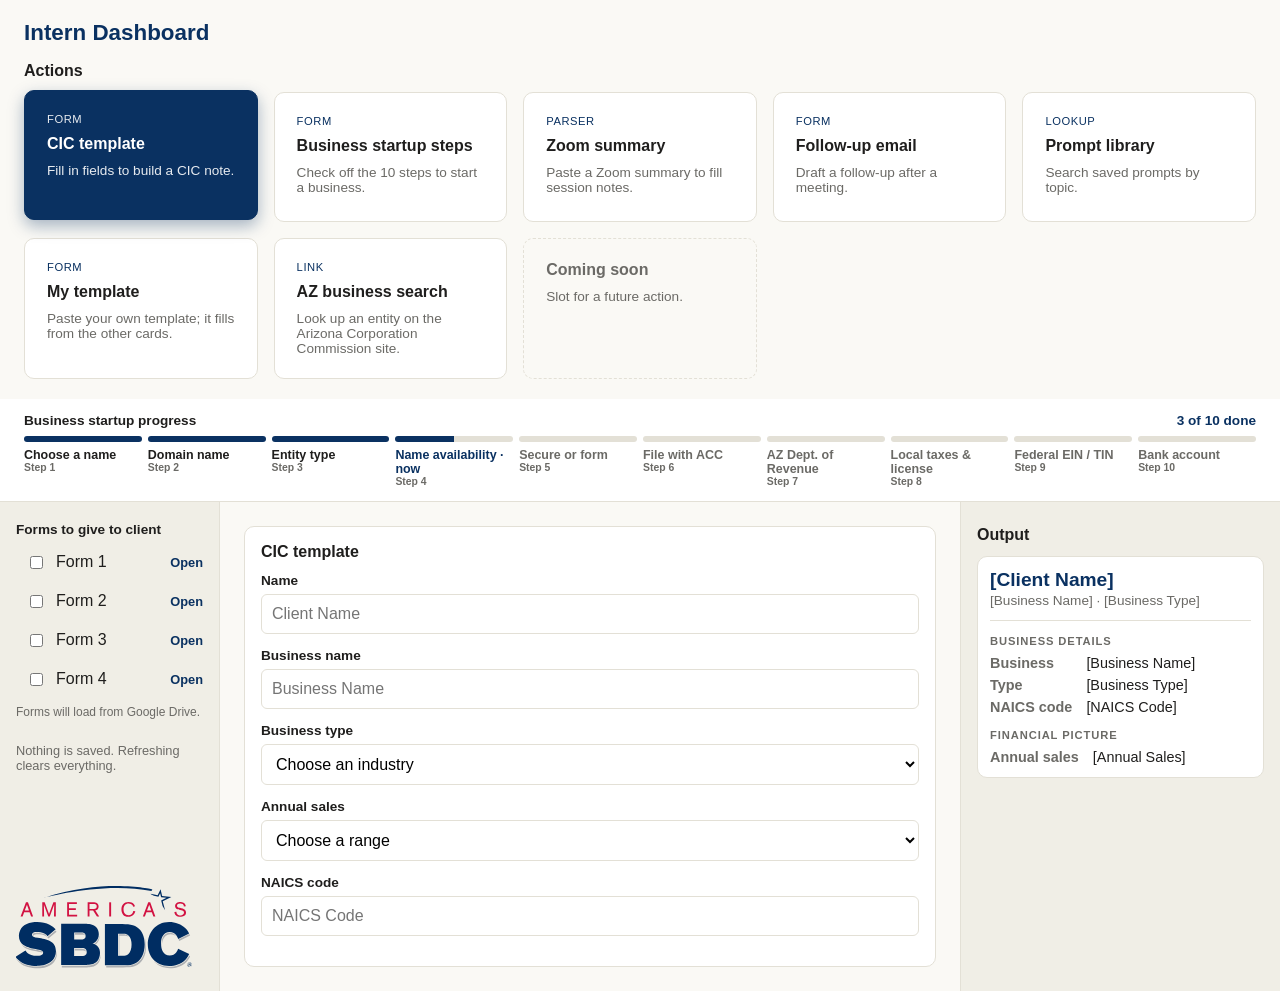
<file: Intake_assistant_index.html>
<!DOCTYPE html>
<html lang="en">
<head>
  <meta charset="UTF-8">
  <meta name="viewport" content="width=device-width, initial-scale=1.0">
  <title>Intern Dashboard</title>
  <link rel="stylesheet" href="Intake_assistant_styles.css">
  <!-- defer: download now, run after the HTML is ready (keeps this order) -->
  <script src="data/Intake_assistant_prompts.js" defer></script>
  <script src="Intake_assistant_app.js" defer></script>
</head>
<body>
  <!-- The whole page is one CSS Grid:
       row 1: page title + action cards (full width)
       row 2: progress stepper (full width)
       row 3: sidebar | forms | output -->
  <div class="layout">

    <!-- ===== ROW 1: page title + action cards ===== -->
    <section class="actions-top">
      <h1 class="page-title">Intern Dashboard</h1>
      <h2 class="section-title">Actions</h2>

      <!-- Empty list: Intake_assistant_app.js fills it from the `actions` array
           using the two <template>s below -->
      <ul class="card-grid" id="card-grid"></ul>

      <!-- Blueprint for one action card (not shown until JS copies it).
           type="button" stops it acting as a submit button -->
      <template id="card-template">
        <li>
          <button class="card" type="button">
            <span class="card-type"></span>
            <span class="card-title"></span>
            <span class="card-desc"></span>
          </button>
        </li>
      </template>

      <!-- Blueprint for a link card: opens an outside website in a new tab.
           It's an <a> (not a <button>) because it goes somewhere.
           rel="noopener noreferrer" stops the new tab from reaching back
           into this page and hides which page sent the visitor. -->
      <template id="card-link-template">
        <li>
          <a class="card" href="" target="_blank" rel="noopener noreferrer">
            <span class="card-type"></span>
            <span class="card-title"></span>
            <span class="card-desc"></span>
          </a>
        </li>
      </template>

      <!-- Blueprint for an unused slot (the grid always shows 8) -->
      <template id="card-empty-template">
        <li class="card card-empty">
          <span class="card-title">Coming soon</span>
          <span class="card-desc">Slot for a future action.</span>
        </li>
      </template>
    </section>

    <!-- ===== ROW 2: startup stepper (sample: steps 1-3 done, 4 now) =====
         An ordered list, because the steps happen in order.
         done = solid bar, now = half bar, no class = not started -->
    <section class="page-progress" aria-labelledby="progress-title">
      <div class="page-progress-text">
        <h2 class="page-progress-title" id="progress-title">Business startup progress</h2>
        <span class="page-progress-count">3 of 10 done</span>
      </div>

      <ol class="stepper">
        <li class="step done"><div class="step-bar"></div><span>Choose a name<small>Step 1</small></span></li>
        <li class="step done"><div class="step-bar"></div><span>Domain name<small>Step 2</small></span></li>
        <li class="step done"><div class="step-bar"></div><span>Entity type<small>Step 3</small></span></li>
        <li class="step now"><div class="step-bar"></div><span>Name availability · now<small>Step 4</small></span></li>
        <li class="step"><div class="step-bar"></div><span>Secure or form<small>Step 5</small></span></li>
        <li class="step"><div class="step-bar"></div><span>File with ACC<small>Step 6</small></span></li>
        <li class="step"><div class="step-bar"></div><span>AZ Dept. of Revenue<small>Step 7</small></span></li>
        <li class="step"><div class="step-bar"></div><span>Local taxes &amp; license<small>Step 8</small></span></li>
        <li class="step"><div class="step-bar"></div><span>Federal EIN / TIN<small>Step 9</small></span></li>
        <li class="step"><div class="step-bar"></div><span>Bank account<small>Step 10</small></span></li>
      </ol>
    </section>

    <!-- ===== LEFT: sidebar (client forms checklist + logo) ===== -->
    <aside class="sidebar">
      <!-- Forms to give to the client. Later these will come from Google Drive;
           for now: placeholder names, and "Open" links that go nowhere. -->
      <fieldset class="checklist-group">
        <legend class="checklist-heading">Forms to give to client</legend>
        <div class="checklist">
          <div class="form-row">
            <label class="checklist-item"><input type="checkbox"><span>Form 1</span></label>
            <a class="form-open" href="#">Open</a>
          </div>
          <div class="form-row">
            <label class="checklist-item"><input type="checkbox"><span>Form 2</span></label>
            <a class="form-open" href="#">Open</a>
          </div>
          <div class="form-row">
            <label class="checklist-item"><input type="checkbox"><span>Form 3</span></label>
            <a class="form-open" href="#">Open</a>
          </div>
          <div class="form-row">
            <label class="checklist-item"><input type="checkbox"><span>Form 4</span></label>
            <a class="form-open" href="#">Open</a>
          </div>
        </div>
        <p class="sidebar-hint">Forms will load from Google Drive.</p>
      </fieldset>

      <p class="sidebar-note">Nothing is saved. Refreshing clears everything.</p>

      <!-- Logo pinned to the bottom of the sidebar -->
      <img class="sidebar-logo" src="images/Intake_assistant_sbdc-logo.svg" alt="America's SBDC">
    </aside>

    <!-- ===== CENTER: forms ===== -->
    <main class="main">
      <!-- Every panel has data-panel="<card id>". JS shows only the
           panel whose id matches the active card and hides the rest. -->
      <div class="form-area">

        <!-- CIC template. Each input's `name` matches a field in Intake_assistant_app.js -->
        <form class="form-panel" data-panel="cic">
          <h2 class="section-title">CIC template</h2>
          <div class="field">
            <label for="cic-name">Name</label>
            <input type="text" id="cic-name" name="name" placeholder="Client Name" autocomplete="off">
          </div>
          <div class="field">
            <label for="cic-businessName">Business name</label>
            <input type="text" id="cic-businessName" name="businessName" placeholder="Business Name" autocomplete="off">
          </div>
          <!-- Dropdown + manual entry: a normal <select>. Picking
               "Other (type it)" reveals the text box underneath.
               The text box's name is the select's name + "Other";
               Intake_assistant_app.js uses that pattern to find it. -->
          <div class="field">
            <label for="cic-businessType">Business type</label>
            <select id="cic-businessType" name="businessType">
              <option value="">Choose an industry</option>
              <option>Retail</option>
              <option>E-commerce</option>
              <option>Restaurant / Food service</option>
              <option>Food truck</option>
              <option>Construction / Contractor</option>
              <option>Professional services</option>
              <option>Health care</option>
              <option>Beauty / Personal care</option>
              <option>Fitness / Wellness</option>
              <option>Real estate</option>
              <option>Transportation / Trucking</option>
              <option>Automotive repair</option>
              <option>Cleaning / Janitorial</option>
              <option>Landscaping</option>
              <option>Manufacturing</option>
              <option>Technology / Software</option>
              <option>Childcare / Education</option>
              <option>Arts / Entertainment</option>
              <option>Agriculture</option>
              <option>Nonprofit</option>
              <option value="other">Other (type it)</option>
            </select>
            <input type="text" name="businessTypeOther" placeholder="Type the industry" aria-label="Other business type" autocomplete="off" hidden>
          </div>
          <div class="field">
            <label for="cic-annualSales">Annual sales</label>
            <select id="cic-annualSales" name="annualSales">
              <option value="">Choose a range</option>
              <option>Pre-revenue (startup)</option>
              <option>Under $50,000</option>
              <option>$50,000 - $99,999</option>
              <option>$100,000 - $249,999</option>
              <option>$250,000 - $499,999</option>
              <option>$500,000 - $999,999</option>
              <option>$1,000,000 - $4,999,999</option>
              <option>$5,000,000 or more</option>
              <option value="other">Other (type an amount)</option>
            </select>
            <!-- inputmode shows a number keypad on phones -->
            <input type="text" name="annualSalesOther" placeholder="e.g. $82,000" aria-label="Annual sales amount" inputmode="decimal" autocomplete="off" hidden>
          </div>
          <div class="field">
            <label for="cic-naics">NAICS code</label>
            <!-- NAICS codes are 2 to 6 digits -->
            <input type="text" id="cic-naics" name="naics" placeholder="NAICS Code" inputmode="numeric" maxlength="6" autocomplete="off">
          </div>
        </form>

        <!-- Business startup steps (sample: first 3 checked) -->
        <form class="form-panel" data-panel="startup">
          <h2 class="section-title">Business startup steps</h2>
          <!-- fieldset + legend group the checkboxes under one label -->
          <fieldset class="checklist-group">
            <legend class="checklist-heading">Steps completed</legend>
            <div class="checklist">
              <label class="checklist-item"><input type="checkbox" checked><span>1. Choose A Name</span></label>
              <label class="checklist-item"><input type="checkbox" checked><span>2. Purchase A Domain Name or See Numbers 3, 4, and 5 Below</span></label>
              <label class="checklist-item"><input type="checkbox" checked><span>3. Choose An Entity Type</span></label>
              <label class="checklist-item"><input type="checkbox"><span>4. Check Name Availability With the Arizona Corporation Commission</span></label>
              <label class="checklist-item"><input type="checkbox"><span>5. Secure the Name or Form the Entity - You Choose</span></label>
              <label class="checklist-item"><input type="checkbox"><span>6. File with the Arizona Corporation Commission Corporations Division</span></label>
              <label class="checklist-item"><input type="checkbox"><span>7. Arizona Department of Revenue</span></label>
              <label class="checklist-item"><input type="checkbox"><span>8. City or County Taxes and Business Licensing</span></label>
              <label class="checklist-item"><input type="checkbox"><span>9. Federal EIN or TIN - Internal Revenue Service</span></label>
              <label class="checklist-item"><input type="checkbox"><span>10. Business Bank Account</span></label>
            </div>
          </fieldset>
        </form>

        <!-- Zoom summary: paste in, button fills the output -->
        <form class="form-panel" data-panel="zoom">
          <h2 class="section-title">Zoom summary</h2>
          <div class="field">
            <label for="zoom-summary">Paste the Zoom meeting summary</label>
            <textarea id="zoom-summary" rows="8" placeholder="Paste Zoom summary here"></textarea>
          </div>
          <button class="btn" type="button">Fill output</button>
        </form>

        <!-- My template: staff paste their own wording with [Field] tags -->
        <form class="form-panel" data-panel="my-template">
          <h2 class="section-title">My template</h2>
          <div class="field">
            <label for="custom-template">Your template</label>
            <textarea id="custom-template" rows="8" placeholder="Hi [Client Name], thanks for meeting about [Business Name]. Your next steps: [Client Next Steps]"></textarea>
          </div>

          <!-- Click a tag to add it to the template (works once JS is added) -->
          <fieldset class="checklist-group">
            <legend class="checklist-heading">Available fields</legend>
            <div class="tag-list">
              <button class="tag" type="button">[Client Name]</button>
              <button class="tag" type="button">[Business Name]</button>
              <button class="tag" type="button">[Business Type]</button>
              <button class="tag" type="button">[Annual Sales]</button>
              <button class="tag" type="button">[NAICS Code]</button>
              <button class="tag" type="button">[Current Step]</button>
              <button class="tag" type="button">[Purpose of Session]</button>
              <button class="tag" type="button">[Business Description]</button>
              <button class="tag" type="button">[Client Next Steps]</button>
              <button class="tag" type="button">[Advisor Next Steps]</button>
              <button class="tag" type="button">[Impact Area]</button>
            </div>
          </fieldset>
        </form>

        <!-- Not designed yet (no inputs, so <section> instead of <form>) -->
        <section class="form-panel" data-panel="email">
          <h2 class="section-title">Follow-up email</h2>
          <p class="placeholder-text">Form not designed yet.</p>
        </section>

        <!-- Prompt library: type a topic, matching prompts appear as cards.
             Data comes from the Google Sheet (see data/Intake_assistant_prompts.js). -->
        <form class="form-panel" data-panel="prompts">
          <h2 class="section-title">Prompt library</h2>
          <div class="field">
            <label for="prompt-search">Search by topic</label>
            <!-- type="search" adds a small x to clear the box -->
            <input type="search" id="prompt-search" name="query" placeholder="e.g. start-up, managing business" autocomplete="off">
          </div>

          <!-- Loading / error / "showing 3 of 20" messages -->
          <p class="placeholder-text" id="prompt-status"></p>

          <!-- Results reuse the action-card grid and card styles -->
          <ul class="card-grid prompt-grid" id="prompt-results"></ul>

          <!-- Blueprint for one result card. data-column="..." names the
               sheet column whose value goes in that spot. -->
          <template id="prompt-card-template">
            <li>
              <button class="card" type="button">
                <span class="prompt-card-top">
                  <span class="card-type" data-column="Use-Case Category"></span>
                  <span class="privacy-badge" data-column="Privacy Level"></span>
                </span>
                <span class="card-title" data-column="Prompt Name"></span>
                <span class="card-desc" data-column="Recommended Use"></span>
                <span class="topic-chips"></span>
              </button>
            </li>
          </template>

          <!-- Blueprint for one topic chip on a card -->
          <template id="topic-chip-template">
            <span class="topic-chip"></span>
          </template>
        </form>

      </div>
    </main>

    <!-- ===== RIGHT: output panel ===== -->
    <aside class="output">
      <h2 class="section-title">Output</h2>

      <!-- Shown when the active card has no output box yet -->
      <p class="placeholder-text" id="output-empty" hidden>No output for this card yet.</p>

      <!-- CIC output. Each data-field="..." spot is filled by JS with the
           matching input's value, or its [Placeholder] when empty. -->
      <div class="output-box" data-panel="cic">
        <div class="client-head">
          <p class="client-name" data-field="name">[Client Name]</p>
          <p class="client-sub">
            <span data-field="businessName">[Business Name]</span> ·
            <span data-field="businessType">[Business Type]</span>
          </p>
        </div>

        <h3 class="kv-heading">Business details</h3>
        <dl class="kv">
          <dt>Business</dt>
          <dd data-field="businessName">[Business Name]</dd>
          <dt>Type</dt>
          <dd data-field="businessType">[Business Type]</dd>
          <dt>NAICS code</dt>
          <dd data-field="naics">[NAICS Code]</dd>
        </dl>

        <h3 class="kv-heading">Financial picture</h3>
        <dl class="kv">
          <dt>Annual sales</dt>
          <dd data-field="annualSales">[Annual Sales]</dd>
        </dl>
      </div>

      <!-- Zoom summary output. Long labels, so each label sits above its value -->
      <div class="output-box" data-panel="zoom">
        <h3 class="kv-heading">Session notes</h3>
        <dl class="kv-stack">
          <dt>PURPOSE OF THIS SESSION:</dt>
          <dd>[Purpose of this session]</dd>
          <dt>BRIEF DESCRIPTION OF THE BUSINESS AND/OR OWNERS:</dt>
          <dd>[Brief description of the business and/or owners]</dd>
          <dt>NEXT STEPS &amp; FOLLOW-UP ACTIONS - CLIENT:</dt>
          <dd>[Client next steps]</dd>
          <dt>NEXT STEPS &amp; FOLLOW-UP ACTIONS - ADVISOR:</dt>
          <dd>[Advisor next steps]</dd>
          <dt>IMPACT AREA:</dt>
          <dd>[Impact area]</dd>
        </dl>
      </div>

      <!-- Prompt library output: the picked prompt, ready to copy into Gemini.
           Each data-column="..." spot gets that column from the sheet. -->
      <div class="output-box" data-panel="prompts">
        <p class="client-name" data-column="Prompt Name">[Pick a prompt]</p>

        <h3 class="kv-heading">Prompt template</h3>
        <pre class="output-text" data-column="Prompt Template">[Prompt Template]</pre>

        <h3 class="kv-heading">Fill-in field guide</h3>
        <pre class="output-text" data-column="Fill-in Field Guide">[Fill-in Field Guide]</pre>

        <h3 class="kv-heading">Verification checklist</h3>
        <pre class="output-text" data-column="Verification Checklist">[Verification Checklist]</pre>

        <!-- <details> opens and closes on click, no JS needed -->
        <details class="prompt-cautions">
          <summary>Before you use this</summary>
          <dl class="kv-stack">
            <dt>Limitations</dt>
            <dd data-column="Limitations">[Limitations]</dd>
            <dt>Do not use for</dt>
            <dd data-column="Do Not Use For">[Do Not Use For]</dd>
            <dt>Human review</dt>
            <dd data-column="Human Review">[Human Review]</dd>
          </dl>
        </details>
      </div>

      <!-- My template output: the staff member's template with tags filled in -->
      <div class="output-box" data-panel="my-template">
        <h3 class="kv-heading">My template</h3>
        <pre class="output-text">Hi [Client Name], thanks for meeting about [Business Name].

Your next steps:
[Client Next Steps]</pre>
      </div>
    </aside>

  </div>
</body>
</html>
</file>
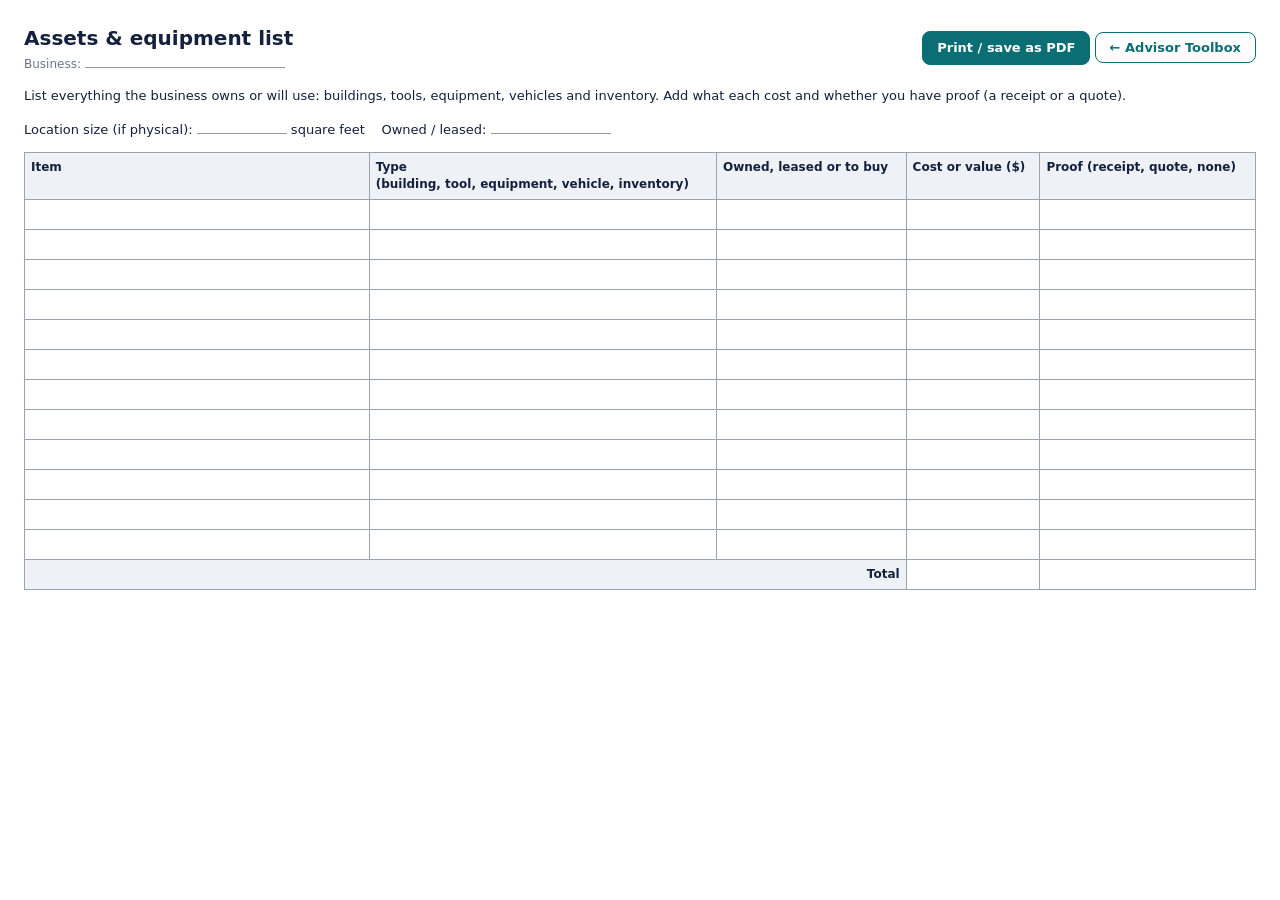
<file: pages/assets-worksheet.html>
<!doctype html><html lang="en"><head><meta charset="utf-8"><meta name="viewport" content="width=device-width,initial-scale=1"><title>Assets and equipment list</title><link rel="stylesheet" href="../css/print.css">
<style>td{height:30px}</style></head><body>
<div class="bar"><div><h1>Assets &amp; equipment list</h1><div class="meta">Business: <span class="fill"></span></div></div><div><button onclick="print()">Print / save as PDF</button> <a href="../">← Advisor Toolbox</a></div></div>
<p>List everything the business owns or will use: buildings, tools, equipment, vehicles and inventory. Add what each cost and whether you have proof (a receipt or a quote).</p>
<p>Location size (if physical): <span class="fill" style="min-width:90px"></span> square feet &nbsp;&nbsp; Owned / leased: <span class="fill" style="min-width:120px"></span></p>
<table><thead><tr><th style="width:28%">Item</th><th>Type<br>(building, tool, equipment, vehicle, inventory)</th><th>Owned, leased or to buy</th><th>Cost or value ($)</th><th>Proof (receipt, quote, none)</th></tr></thead><tbody>
<tr><td></td><td></td><td></td><td></td><td></td></tr><tr><td></td><td></td><td></td><td></td><td></td></tr><tr><td></td><td></td><td></td><td></td><td></td></tr><tr><td></td><td></td><td></td><td></td><td></td></tr><tr><td></td><td></td><td></td><td></td><td></td></tr><tr><td></td><td></td><td></td><td></td><td></td></tr><tr><td></td><td></td><td></td><td></td><td></td></tr><tr><td></td><td></td><td></td><td></td><td></td></tr><tr><td></td><td></td><td></td><td></td><td></td></tr><tr><td></td><td></td><td></td><td></td><td></td></tr><tr><td></td><td></td><td></td><td></td><td></td></tr><tr><td></td><td></td><td></td><td></td><td></td></tr>
<tr><th colspan="3" style="text-align:right">Total</th><td></td><td></td></tr></tbody></table>
<script>if(/print=1/.test(location.search))addEventListener('load',()=>setTimeout(print,300))</script></body></html>
</file>
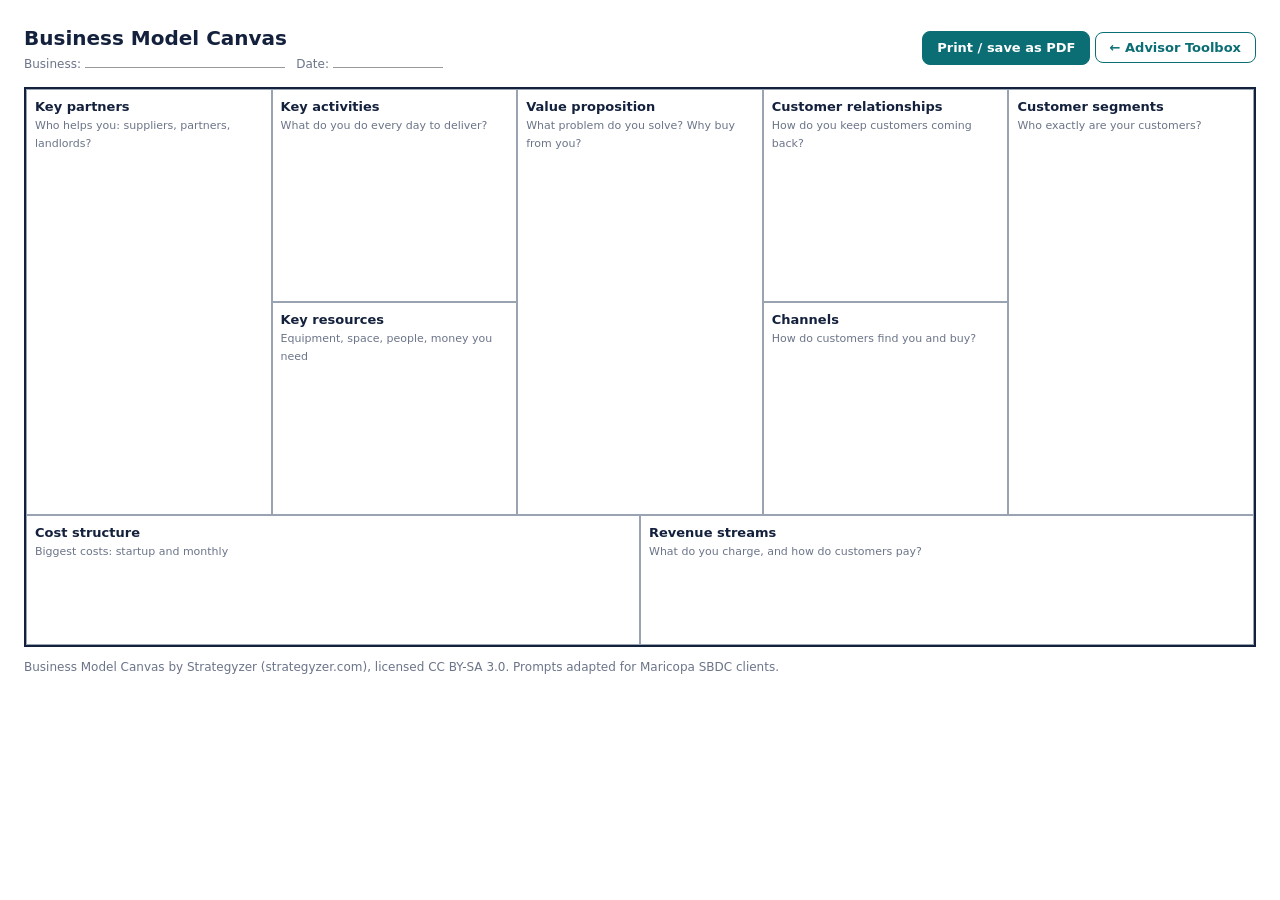
<file: pages/bmc.html>
<!doctype html><html lang="en"><head><meta charset="utf-8"><meta name="viewport" content="width=device-width,initial-scale=1"><title>Business Model Canvas</title><link rel="stylesheet" href="../css/print.css">
<style>@page{size:landscape}.bmc{display:grid;grid-template-columns:repeat(10,1fr);grid-template-rows:repeat(2,minmax(190px,1fr)) minmax(130px,auto);gap:0;border:2px solid #14213d;min-height:560px}
.bmc div{border:1px solid #9aa3b2;padding:8px}.bmc b{display:block;font-size:13px}.bmc i{font-style:normal;color:#6b7488;font-size:11px}
.kp{grid-column:1/3;grid-row:1/3}.ka{grid-column:3/5;grid-row:1}.kr{grid-column:3/5;grid-row:2}.vp{grid-column:5/7;grid-row:1/3}.cr{grid-column:7/9;grid-row:1}.ch{grid-column:7/9;grid-row:2}.cs{grid-column:9/11;grid-row:1/3}.co{grid-column:1/6;grid-row:3}.rs{grid-column:6/11;grid-row:3}
@media(max-width:700px){.bmc{grid-template-columns:1fr;grid-template-rows:none}.bmc div{grid-column:auto!important;grid-row:auto!important;min-height:120px}}</style></head><body>
<div class="bar"><div><h1>Business Model Canvas</h1><div class="meta">Business: <span class="fill"></span> &nbsp; Date: <span class="fill" style="min-width:110px"></span></div></div><div><button onclick="print()">Print / save as PDF</button> <a href="../">← Advisor Toolbox</a></div></div>
<div class="bmc">
<div class="kp"><b>Key partners</b><i>Who helps you: suppliers, partners, landlords?</i></div>
<div class="ka"><b>Key activities</b><i>What do you do every day to deliver?</i></div>
<div class="kr"><b>Key resources</b><i>Equipment, space, people, money you need</i></div>
<div class="vp"><b>Value proposition</b><i>What problem do you solve? Why buy from you?</i></div>
<div class="cr"><b>Customer relationships</b><i>How do you keep customers coming back?</i></div>
<div class="ch"><b>Channels</b><i>How do customers find you and buy?</i></div>
<div class="cs"><b>Customer segments</b><i>Who exactly are your customers?</i></div>
<div class="co"><b>Cost structure</b><i>Biggest costs: startup and monthly</i></div>
<div class="rs"><b>Revenue streams</b><i>What do you charge, and how do customers pay?</i></div>
</div>
<p class="meta">Business Model Canvas by Strategyzer (strategyzer.com), licensed CC BY-SA 3.0. Prompts adapted for Maricopa SBDC clients.</p>
<script>if(/print=1/.test(location.search))addEventListener('load',()=>setTimeout(print,300))</script></body></html>
</file>
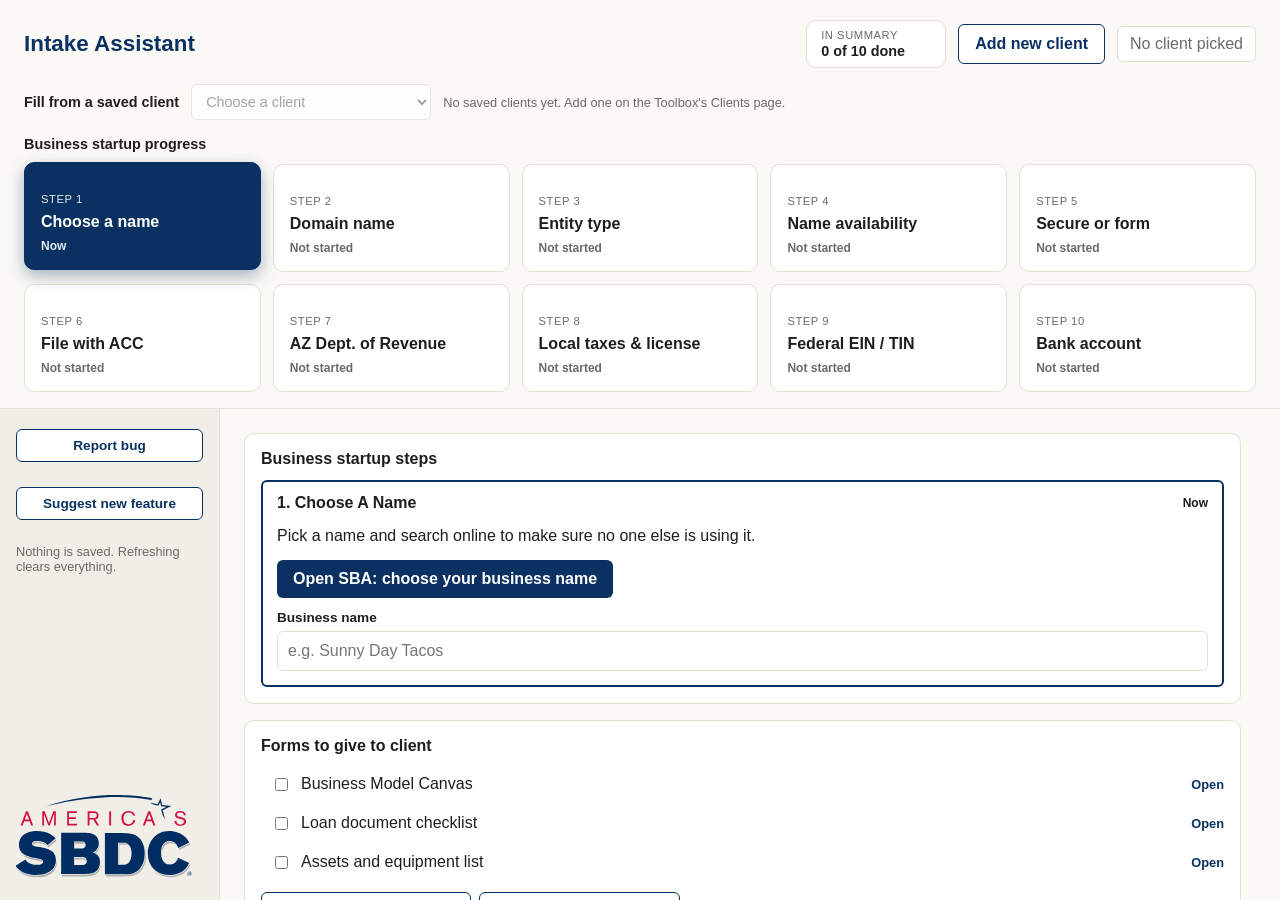
<file: pages/Intake_assistant_index.html>
<!DOCTYPE html>
<html lang="en">
<head>
  <meta charset="UTF-8">
  <meta name="viewport" content="width=device-width, initial-scale=1.0">
  <title>Intake Assistant</title>
  <link rel="stylesheet" href="../css/Intake_assistant_styles.css">
  <!-- defer: download now, run after the HTML is ready, in this order.
       Intake_assistant_fields.js: the data (steps, answers, client field
       names, forms). Intake_assistant_app.js: the page code that uses it. -->
  <script src="../js/Intake_assistant_fields.js" defer></script>
  <script src="../js/Intake_assistant_app.js" defer></script>
</head>
<body>
  <!-- The whole page is one CSS Grid:
       row 1: page title + the 10 step cards (full width)
       row 2: sidebar | middle box (a step, or the summary) -->
  <div class="layout">

    <!-- ===== ROW 1: page title + step cards (the progress map) ===== -->
    <section class="actions-top" aria-labelledby="progress-title">
      <!-- Title on the left; "In summary", "Add new client" and whose
           profile this is on the right -->
      <div class="page-head">
        <h1 class="page-title">Intake Assistant</h1>

        <div class="page-head-right">
          <!-- "In summary" card: clicking it shows the summary in the
               middle box instead of a step. Blue while it's showing. -->
          <button class="card summary-card" type="button" id="summary-card" aria-pressed="false">
            <span class="card-type">In summary</span>
            <span class="card-title" id="summary-card-count">0 of 10 done</span>
          </button>

          <!-- Asks for a name, clears every step and starts a new client
               (memory only, not saved). Later it could open the Toolbox's
               Client Intake instead, so the client gets saved there. -->
          <button class="btn btn-outline" type="button" id="add-client">Add new client</button>

          <!-- The picked client's name. JS fills it. aria-live: screen
               readers announce it when it changes. -->
          <span class="current-client" id="current-client" aria-live="polite">No client picked</span>
        </div>
      </div>

      <!-- Pick a client saved on the Toolbox's Clients page. Their answers
           (LLC, EIN, TPT, website) tick the matching steps. JS fills the list. -->
      <div class="client-pick">
        <label for="client-pick">Fill from a saved client</label>
        <select id="client-pick">
          <option value="">Choose a client</option>
        </select>
        <span class="client-pick-note" id="client-pick-note"></span>
      </div>

      <!-- Blueprint for one <option> in a menu (clients, and the step
           menus like "Entity type") -->
      <template id="option-template">
        <option></option>
      </template>

      <!-- The "3 of 10 done" count is on the "In summary" card, top right -->
      <div class="page-progress-text">
        <h2 class="page-progress-title" id="progress-title">Business startup progress</h2>
      </div>

      <!-- Empty list: Intake_assistant_app.js fills it from the `steps`
           array using the template below. An <ol> because the steps
           happen in order. -->
      <ol class="step-grid" id="step-grid"></ol>

      <!-- Blueprint for one step card (not shown until JS copies it).
           JS adds a class to the card: done = solid bar, now = half bar,
           no class = not started, active = the step open in the middle. -->
      <template id="step-card-template">
        <li>
          <!-- The whole card is a button: clicking it opens this step
               in the middle box -->
          <button class="card step-card" type="button">
            <span class="step-bar"></span>
            <span class="card-type step-number"></span>
            <span class="card-title step-title"></span>
            <!-- The step's answer, e.g. "Approved · 23673486" (empty until answered) -->
            <span class="step-value"></span>
            <span class="step-status"></span>
          </button>
        </li>
      </template>
    </section>

    <!-- ===== LEFT: sidebar (feedback buttons, note, logo) ===== -->
    <aside class="sidebar">
      <!-- Both open the same feedback box; data-kind says which kind -->
      <div class="sidebar-actions">
        <button class="btn btn-outline" type="button" data-kind="bug">Report bug</button>
        <button class="btn btn-outline" type="button" data-kind="feature">Suggest new feature</button>
      </div>

      <p class="sidebar-note">Nothing is saved. Refreshing clears everything.</p>

      <!-- Logo pinned to the bottom of the sidebar -->
      <img class="sidebar-logo" src="../assets/img/Intake_assistant_sbdc-logo.svg" alt="America's SBDC">
    </aside>

    <!-- ===== CENTER: the big box. Shows either the selected step or the
         summary (when the "In summary" card is picked). ===== -->
    <main class="main">
      <section class="form-panel" id="steps-panel" aria-labelledby="steps-title">
        <h2 class="section-title" id="steps-title">Business startup steps</h2>

        <!-- Empty: JS adds one drop-down per step from the template below -->
        <div class="step-list" id="step-list"></div>

        <!-- Blueprint for one step drop-down.
             <details> opens and closes when its <summary> is clicked.
             name="step" makes them work as a group: opening one closes
             the one that was open. -->
        <template id="step-detail-template">
          <details class="step-detail" name="step">
            <summary class="step-summary">
              <span class="step-summary-title"></span>
              <span class="step-summary-status"></span>
            </summary>

            <div class="step-body">
              <p class="step-todo"></p>

              <!-- Steps 7-10 only: shown while the ACC filing (step 6)
                   isn't approved yet. JS shows or hides it. -->
              <p class="step-note" hidden></p>

              <!-- Opens the official site in a new tab so nothing typed
                   on this page is lost. noopener: the new tab can't
                   reach back into this page. -->
              <a class="btn step-open" href="" target="_blank" rel="noopener"></a>

              <!-- Empty spots that JS fills from the templates below:
                   .step-question: the first question (a menu), e.g. "Filed yet?"
                   .step-more:     the follow-up box, e.g. "Entity ID".
                                   Only shown for some answers. -->
              <div class="step-question"></div>
              <div class="step-more"></div>
            </div>
          </details>
        </template>

        <!-- Blueprint for a typing field (label on top, box below).
             JS can change type="text" to "date".
             autocomplete="off": the browser won't suggest past entries. -->
        <template id="text-field-template">
          <div class="field">
            <label></label>
            <input type="text" autocomplete="off">
          </div>
        </template>

        <!-- Blueprint for a menu field. JS adds one <option> per answer
             after the empty "Choose one". -->
        <template id="select-field-template">
          <div class="field">
            <label></label>
            <select>
              <option value="">Choose one</option>
            </select>
          </div>
        </template>
      </section>

      <!-- The summary, shown here when the "In summary" card is picked.
           One line per step, rebuilt by JS on every change. -->
      <section class="form-panel" id="summary-panel" aria-labelledby="summary-title" hidden>
        <h2 class="section-title" id="summary-title">In summary</h2>

        <div class="output-box">
          <pre class="output-text" id="progress-summary"></pre>
        </div>

        <!-- Copies the summary text, e.g. to paste into CIC or an email -->
        <button class="btn" type="button" id="copy-summary">Copy summary</button>
      </section>

      <!-- Forms to give to the client: its own box below the steps.
           Starts with FORMS from Intake_assistant_fields.js (blank forms).
           Files and Google Drive links can be added; ticked forms are
           listed in the summary. -->
      <section class="form-panel forms-panel" aria-labelledby="forms-title">
        <h2 class="section-title" id="forms-title">Forms to give to client</h2>

        <!-- Empty: JS adds one row per form from the template below -->
        <div class="checklist" id="form-list"></div>

        <!-- Blueprint for one form: checkbox + name (+ where it came from)
             on the left, "Open" on the right. Opens in a new tab so nothing
             on this page is lost. -->
        <template id="form-row-template">
          <div class="form-row">
            <label class="checklist-item">
              <input type="checkbox">
              <span class="form-name"></span>
              <span class="form-source"></span>
            </label>
            <a class="form-open" href="" target="_blank" rel="noopener">Open</a>
            <!-- Only on forms added on the page (JS hides it on the site's own) -->
            <button class="form-remove" type="button">Remove</button>
          </div>
        </template>

        <div class="form-add">
          <!-- The real file picker is hidden; this button opens it -->
          <button class="btn btn-outline" type="button" id="add-form-file">Add file from computer</button>
          <input type="file" id="form-file" multiple hidden>

          <button class="btn btn-outline" type="button" id="add-drive-link">Add Google Drive link</button>
        </div>

        <p class="forms-hint">
          Files from your computer stay in this tab only (nothing is uploaded).
          Drive links open Google Drive, where you sign in yourself.
          Blank forms only, never a client's files.
        </p>
      </section>
    </main>
  </div>

  <!-- "Add new client" box. A <dialog> opened with showModal() sits on
       top of the page: the page behind is grayed out and can't be
       clicked, and Esc closes it.
       method="dialog": submitting the form closes the dialog instead of
       reloading the page. The button that was used becomes the dialog's
       returnValue ("add"), so the JS knows it wasn't cancelled. -->
  <dialog class="dialog" id="new-client-dialog" aria-labelledby="new-client-title">
    <form method="dialog">
      <h2 class="section-title" id="new-client-title">Add new client</h2>

      <!-- Only shown when something is already filled in (JS decides) -->
      <p class="dialog-warning" id="new-client-warning">
        This clears what you've entered for every step.
      </p>

      <div class="field">
        <label for="new-client-name">Client name</label>
        <!-- required: the Add button won't work while it's empty -->
        <input type="text" id="new-client-name" placeholder="e.g. Ana Ruiz" autocomplete="off" required>
      </div>

      <p class="dialog-note">Not saved anywhere. Refreshing the page clears it.</p>

      <div class="dialog-buttons">
        <button class="btn btn-outline" type="button" id="new-client-cancel">Cancel</button>
        <!-- type="submit" (the one exception to type="button"): it sends
             the form, so pressing Enter in the name box also adds -->
        <button class="btn" type="submit" value="add">Add</button>
      </div>
    </form>
  </dialog>

  <!-- "Add Google Drive link" box. Same kind of <dialog> as above.
       pattern: the link must start with https://drive.google.com/ or
       https://docs.google.com/, or "Add" won't work. -->
  <dialog class="dialog" id="drive-dialog" aria-labelledby="drive-title">
    <form method="dialog">
      <h2 class="section-title" id="drive-title">Add Google Drive link</h2>

      <div class="field">
        <label for="drive-name">Form name</label>
        <input type="text" id="drive-name" placeholder="e.g. Startup worksheet" autocomplete="off" required>
      </div>

      <div class="field dialog-field">
        <label for="drive-link">Google Drive link</label>
        <input type="url" id="drive-link" placeholder="https://drive.google.com/..." autocomplete="off" required
               pattern="https://(drive|docs)\.google\.com/.*"
               title="A link that starts with https://drive.google.com/ or https://docs.google.com/">
      </div>

      <p class="dialog-note">Opening it takes you to Google Drive, where you sign in yourself. Blank forms only.</p>

      <div class="dialog-buttons">
        <button class="btn btn-outline" type="button" id="drive-cancel">Cancel</button>
        <button class="btn" type="submit" value="add">Add</button>
      </div>
    </form>
  </dialog>

  <!-- "Report bug" / "Suggest new feature" box. One <dialog> for both:
       JS changes the title and wording for the kind that was clicked.
       Sending: Copy always works; "Email it" and "Open GitHub issue" only
       show when FEEDBACK in Intake_assistant_fields.js has an address. -->
  <dialog class="dialog" id="feedback-dialog" aria-labelledby="feedback-title">
    <form method="dialog">
      <h2 class="section-title" id="feedback-title">Report a bug</h2>

      <p class="dialog-warning">Don't include client names or details.</p>

      <div class="field">
        <label for="feedback-summary">Short summary</label>
        <input type="text" id="feedback-summary" autocomplete="off" required>
      </div>

      <div class="field dialog-field">
        <label for="feedback-details" id="feedback-details-label">What happened, and what did you expect?</label>
        <textarea id="feedback-details" rows="5"></textarea>
      </div>

      <!-- "Copied!" and similar messages -->
      <p class="dialog-note" id="feedback-status" aria-live="polite"></p>

      <div class="dialog-buttons">
        <button class="btn btn-outline" type="button" id="feedback-cancel">Close</button>
        <button class="btn btn-outline" type="button" id="feedback-copy">Copy</button>
        <a class="btn btn-outline" id="feedback-email" href="" hidden>Email it</a>
        <a class="btn" id="feedback-github" href="" target="_blank" rel="noopener" hidden>Open GitHub issue</a>
      </div>
    </form>
  </dialog>
</body>
</html>
</file>
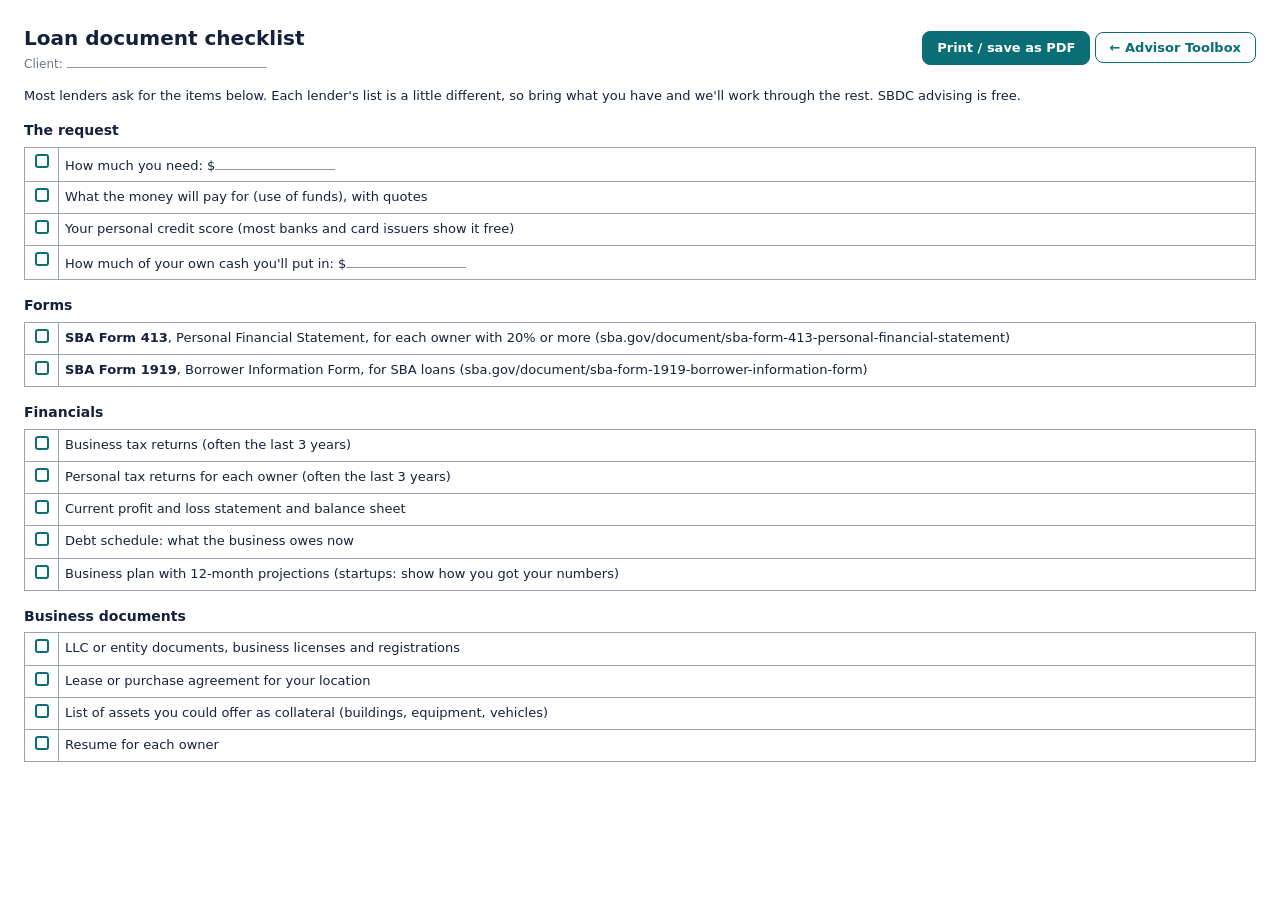
<file: pages/loan-checklist.html>
<!doctype html><html lang="en"><head><meta charset="utf-8"><meta name="viewport" content="width=device-width,initial-scale=1"><title>Loan document checklist</title><link rel="stylesheet" href="../css/print.css">
<style>td:first-child{width:34px;text-align:center}.box{display:inline-block;width:14px;height:14px;border:2px solid #0b6e75;border-radius:3px}h2{font-size:14px;margin:16px 0 6px}</style></head><body>
<div class="bar"><div><h1>Loan document checklist</h1><div class="meta">Client: <span class="fill"></span></div></div><div><button onclick="print()">Print / save as PDF</button> <a href="../">← Advisor Toolbox</a></div></div>
<p>Most lenders ask for the items below. Each lender's list is a little different, so bring what you have and we'll work through the rest. SBDC advising is free.</p>
<h2>The request</h2>
<table><tr><td><span class="box"></span></td><td>How much you need: $<span class="fill" style="min-width:120px"></span></td></tr><tr><td><span class="box"></span></td><td>What the money will pay for (use of funds), with quotes</td></tr><tr><td><span class="box"></span></td><td>Your personal credit score (most banks and card issuers show it free)</td></tr><tr><td><span class="box"></span></td><td>How much of your own cash you'll put in: $<span class="fill" style="min-width:120px"></span></td></tr></table>
<h2>Forms</h2>
<table><tr><td><span class="box"></span></td><td><b>SBA Form 413</b>, Personal Financial Statement, for each owner with 20% or more (sba.gov/document/sba-form-413-personal-financial-statement)</td></tr><tr><td><span class="box"></span></td><td><b>SBA Form 1919</b>, Borrower Information Form, for SBA loans (sba.gov/document/sba-form-1919-borrower-information-form)</td></tr></table>
<h2>Financials</h2>
<table><tr><td><span class="box"></span></td><td>Business tax returns (often the last 3 years)</td></tr><tr><td><span class="box"></span></td><td>Personal tax returns for each owner (often the last 3 years)</td></tr><tr><td><span class="box"></span></td><td>Current profit and loss statement and balance sheet</td></tr><tr><td><span class="box"></span></td><td>Debt schedule: what the business owes now</td></tr><tr><td><span class="box"></span></td><td>Business plan with 12-month projections (startups: show how you got your numbers)</td></tr></table>
<h2>Business documents</h2>
<table><tr><td><span class="box"></span></td><td>LLC or entity documents, business licenses and registrations</td></tr><tr><td><span class="box"></span></td><td>Lease or purchase agreement for your location</td></tr><tr><td><span class="box"></span></td><td>List of assets you could offer as collateral (buildings, equipment, vehicles)</td></tr><tr><td><span class="box"></span></td><td>Resume for each owner</td></tr></table>
<script>if(/print=1/.test(location.search))addEventListener('load',()=>setTimeout(print,300))</script></body></html>
</file>
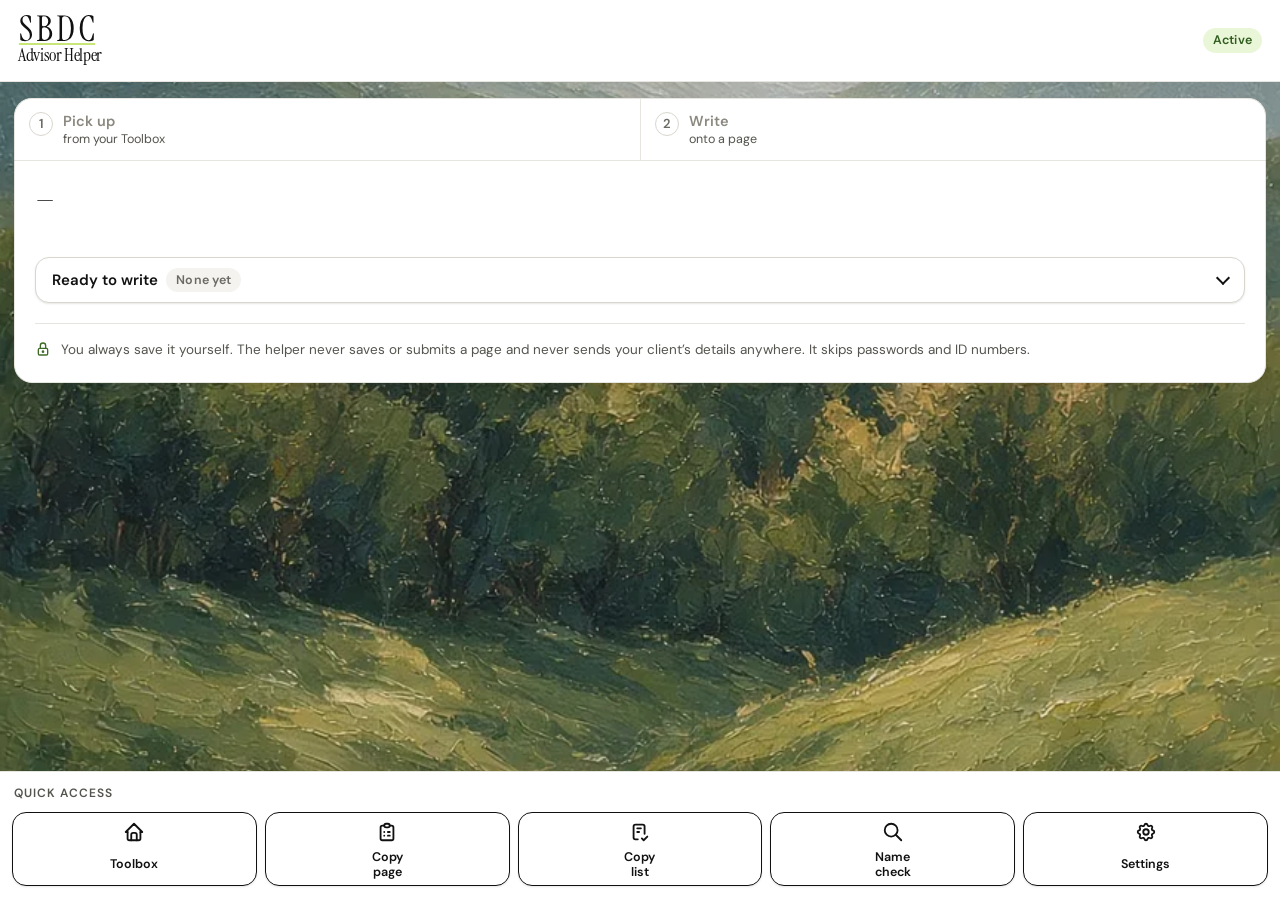
<file: extension/panel/panel.html>
<!doctype html>
<html lang="en">
<head>
<meta charset="utf-8">
<meta name="viewport" content="width=device-width,initial-scale=1">
<meta name="color-scheme" content="only light">
<title>SBDC Advisor Helper</title>
<link rel="stylesheet" href="panel.css">
</head>
<body data-space="shared">
<header class="top">
  <div class="brandblock">
    <svg class="wordmark" xmlns="http://www.w3.org/2000/svg" viewBox="0 0 2205 888" fill="none" role="img" aria-label="SBDC"><title>SBDC</title><g fill="currentColor" transform="translate(0 760) scale(1 -1)"><path d="M204 -9Q184 -9 159.5 -5.0Q135 -1 113.5 5.0Q92 11 80 18Q73 22 69.5 26.5Q66 31 66 42L61 199Q61 219 74 219Q85 219 89 201L98 163Q132 20 225 20Q275 20 304.5 53.5Q334 87 334 148Q334 207 303.5 258.0Q273 309 206 359Q132 412 98.0 461.5Q64 511 64 567Q64 641 115.5 685.5Q167 730 247 730Q277 730 305.0 723.0Q333 716 351 703Q357 699 360.5 694.0Q364 689 364 681L367 530Q367 513 354 513Q345 513 341 527L334 552Q312 629 288.5 664.5Q265 700 221 700Q178 700 152.5 672.0Q127 644 127 593Q127 550 155.0 511.0Q183 472 253 416Q328 355 362.5 298.5Q397 242 397 178Q397 122 372.0 80.0Q347 38 303.5 14.5Q260 -9 204 -9Z M551 0Q536 0 536 11Q536 20 549 23L572 27Q593 31 599.5 38.0Q606 45 606 66V654Q606 675 599.5 682.0Q593 689 572 693L549 697Q536 700 536 709Q536 720 551 720H754Q804 720 843.0 699.0Q882 678 904.5 642.0Q927 606 927 560Q927 515 900.5 476.5Q874 438 824 412Q818 409 818.0 404.0Q818 399 825 397Q893 374 930.0 323.5Q967 273 967 204Q967 145 940.0 98.5Q913 52 865.5 26.0Q818 0 758 0ZM730 411Q783 411 818.5 452.5Q854 494 854 556Q854 618 820.0 656.5Q786 695 730 695Q677 695 677 655V466Q677 437 689.5 424.0Q702 411 730 411ZM745 25Q810 25 851.0 74.5Q892 124 892 207Q892 290 850.5 338.0Q809 386 739 386Q677 386 677 337V94Q677 25 745 25Z M1119 0Q1104 0 1104 11Q1104 20 1117 23L1140 27Q1174 33 1174 66V654Q1174 675 1167.5 682.0Q1161 689 1140 693L1117 697Q1104 700 1104 709Q1104 720 1119 720H1321Q1399 720 1456.0 674.5Q1513 629 1544.0 547.0Q1575 465 1575 357Q1575 248 1542.5 168.0Q1510 88 1451.0 44.0Q1392 0 1311 0ZM1315 26Q1404 26 1450.5 111.0Q1497 196 1497 357Q1497 517 1452.5 605.5Q1408 694 1321 694Q1245 694 1245 621V99Q1245 59 1261.5 42.5Q1278 26 1315 26Z M1991 -9Q1917 -9 1861.5 37.0Q1806 83 1775.5 166.5Q1745 250 1745 364Q1745 474 1778.5 556.5Q1812 639 1868.5 684.5Q1925 730 1994 730Q2035 730 2066.0 722.5Q2097 715 2121 703Q2133 696 2133 682L2136 530Q2136 513 2124 513Q2113 513 2110 526L2100 563Q2079 641 2051.5 671.0Q2024 701 1986 701Q1916 701 1869.5 614.5Q1823 528 1823 364Q1823 252 1846.5 175.0Q1870 98 1907.5 59.0Q1945 20 1987 20Q2032 20 2059.5 48.0Q2087 76 2106 156L2118 205Q2121 220 2134 218Q2145 216 2145 201L2141 39Q2141 25 2128 18Q2104 6 2071.5 -1.5Q2039 -9 1991 -9Z"/></g><rect class="accent" x="20" y="830" width="2165" height="38" rx="19"/></svg>
    <b>Advisor Helper</b>
  </div>
  <span class="badge bg-green-lt" id="topStat">Active</span>
</header>

<main id="content">
  <!-- The job in two steps: pick something up in the Toolbox, then write it onto a page -->
  <ol class="flow" aria-label="The two steps">
    <li id="flowPick"><span class="n" aria-hidden="true">1</span><span class="t"><b>Pick up</b><span id="flowPickSub">from your Toolbox</span></span></li>
    <li id="flowWrite"><span class="n" aria-hidden="true">2</span><span class="t"><b>Write</b><span id="flowWriteSub">onto a page</span></span></li>
  </ol>

  <!-- This page: one sentence and the buttons that fit it -->
  <section class="card" aria-labelledby="pageName">
    <div class="card-body">
      <h2 class="pagename" id="pageName">—</h2>
      <p class="sub next" id="pageSub"></p>
      <div class="acts">
        <button class="btn btn-primary" id="everyBtn" type="button" hidden><i data-icon="bolt"></i>Use it on the pages I open</button>
        <button class="btn btn-primary" id="toolboxBtn" type="button" hidden><i data-icon="home"></i>Open the Advisor Toolbox</button>
        <button class="btn btn-primary" id="notesBtn" type="button" hidden><i data-icon="file-text"></i>Use a Toolbox result</button>
        <button class="btn btn-outline" id="grabBtn" type="button" hidden><i data-icon="clipboard-list"></i>Use the client intake</button>
        <button class="btn btn-outline" id="mailBtn" type="button" hidden><i data-icon="mail"></i>Draft the email</button>
        <button class="btn btn-outline" id="listBtn" type="button" hidden><i data-icon="checklist"></i>Put the list into Follow-ups</button>
        <button class="btn btn-primary" id="planBtn" type="button" hidden><i data-icon="list-check"></i>Fill this page</button>
        <button class="btn btn-outline" id="checkBtn" type="button" hidden><i data-icon="eye"></i>Check each box first</button>
        <button class="btn btn-outline" id="pickBtn" type="button" hidden><i data-icon="forms"></i>Point and fill</button>
        <button class="btn btn-primary" id="pullPutBtn" type="button" hidden><i data-icon="file-text"></i>Put the pull into Outputs</button>
        <button class="btn btn-outline" id="pullBtn" type="button" hidden><i data-icon="download"></i>Pull into my Toolbox</button>
      </div>
      <div class="chooser" id="outs" hidden>
        <div class="what" id="outsQ">Which one?</div>
        <div class="choices" id="outsList"></div>
        <button class="btn btn-ghost btn-sm" id="outsClose" type="button">Never mind</button>
      </div>
      <div class="chooser" id="pullBox" hidden>
        <div class="what">Pull what?</div>
        <div class="choices" id="pullList"></div>
        <form class="addsite" id="pullAsk" hidden>
          <label class="lbl" for="pullName" id="pullAskQ">Name to search</label>
          <div class="addrow">
            <input class="form-control" id="pullName" type="text" autocomplete="off" spellcheck="false" maxlength="80" placeholder="e.g. a candidate or committee">
            <button class="btn btn-outline" type="submit"><i data-icon="search"></i>Pull</button>
          </div>
        </form>
        <button class="btn btn-ghost btn-sm" id="pullClose" type="button">Never mind</button>
      </div>
      <details class="found" id="blockBox">
        <summary>Ready to write <span class="badge bg-secondary-lt" id="blockStat">None yet</span></summary>
        <p class="sub">What the helper writes from. Pick it up from your Advisor Toolbox, or paste lines like “Business Name: …”. Cleared when you close Chrome.</p>
        <label class="visually-hidden" for="block">Ready to write</label>
        <textarea class="form-control" id="block" rows="6" spellcheck="false" placeholder="Business Name: …&#10;Status: …&#10;[x] Marketing/Sales"></textarea>
        <div class="acts"><button class="btn btn-ghost btn-sm" id="clearBtn" type="button">Clear</button></div>
      </details>
      <p class="sub" id="listHeld" hidden><span id="listHeldText"></span> <button class="btn btn-ghost btn-sm" id="listClear" type="button">Clear</button></p>
      <p class="sub" id="pullHeld" hidden><span id="pullHeldText"></span> <button class="btn btn-ghost btn-sm" id="pullCopy" type="button">Copy</button> <button class="btn btn-ghost btn-sm" id="pullClear" type="button">Clear</button></p>
      <p class="promise"><i data-icon="lock"></i>You always save it yourself. The helper never saves or submits a page and never sends your client’s details anywhere. It skips passwords and ID numbers.</p>
    </div>
  </section>

  <!-- Point and fill -->
  <section class="card" id="pickCard" aria-labelledby="pickT" hidden>
    <div class="card-body">
      <div class="headrow"><span class="tile"><i data-icon="forms"></i></span><h2 class="lbl" id="pickT">Point and fill</h2><span class="badge bg-dark">On</span></div>
      <p class="sub">Click any box on the page. The helper writes it in.</p>
      <div class="chooser" id="chooser" hidden>
        <div class="what" id="chooserQ"></div>
        <div class="choices" id="choices"></div>
        <button class="btn btn-ghost btn-sm" id="chooserSkip" type="button">Skip this box</button>
      </div>
      <ul class="rows" id="picked"></ul>
      <div class="acts"><button class="btn btn-primary" id="pickDone" type="button"><i data-icon="check"></i>Finish</button></div>
    </div>
  </section>

  <!-- Steps -->
  <section class="card" id="stepsCard" aria-labelledby="stepsT" hidden>
    <div class="card-body">
      <div class="headrow"><span class="tile"><i data-icon="player-play"></i></span><h2 class="lbl" id="stepsT">What it will write</h2><span class="badge bg-secondary-lt" id="stepsStat"></span></div>
      <p class="sub" id="stepsSub"></p>
      <div class="progress" aria-hidden="true"><div class="progress-bar" id="bar"></div></div>
      <ol class="steps" id="steps"></ol>
      <details class="found" id="unmatched" hidden>
        <summary id="unmatchedSum"></summary>
        <ul class="rows" id="unmatchedList"></ul>
      </details>
      <div class="runrow">
        <button class="btn btn-primary" id="runBtn" type="button"><i data-icon="player-play"></i>Start</button>
        <button class="btn btn-outline" id="stepBtn" type="button"><i data-icon="player-skip-forward"></i>One at a time</button>
        <button class="btn btn-outline" id="pauseBtn" type="button" hidden><i data-icon="player-pause"></i>Pause</button>
        <button class="btn btn-danger" id="stopBtn" type="button" hidden><i data-icon="player-stop"></i>Stop</button>
      </div>
    </div>
  </section>

  <p class="result" id="result" role="status" aria-live="polite" hidden></p>

  <!-- Settings: opened from the Quick access bar, hidden the rest of the time -->
  <details class="card more" id="more">
    <summary><span class="tile"><i data-icon="settings"></i></span><span class="lbl">Settings</span></summary>
    <div class="card-body">
      <h3 class="lbl">Speed</h3>
      <label class="visually-hidden" for="speed">Speed</label>
      <select class="form-select" id="speed"><option value="1500">Slow</option><option value="800" selected>Normal</option><option value="300">Fast</option></select>

      <h3 class="lbl sechead">Email drafts open in</h3>
      <label class="visually-hidden" for="mailApp">Email drafts open in</label>
      <select class="form-select" id="mailApp"><option value="gmail">Gmail</option><option value="outlook">Outlook on the web</option><option value="app">The mail app on this computer</option></select>

      <h3 class="lbl sechead" id="sitesT">Sites it can work on</h3>
      <p class="sub">The helper only works where you allow it. Chrome asks you to confirm.</p>
      <ul class="rows" id="sites"></ul>
      <form class="addsite" id="addSite">
        <label class="lbl" for="siteUrl">Add one site by address</label>
        <div class="addrow">
          <input class="form-control" id="siteUrl" type="text" inputmode="url" autocomplete="off" spellcheck="false" placeholder="Address, e.g. yourcenter.example.com">
          <button class="btn btn-outline" type="submit"><i data-icon="plus"></i>Add</button>
        </div>
        <p class="err" id="siteErr" role="alert" hidden></p>
      </form>

      <h3 class="lbl sechead">This page</h3>
      <div class="acts">
        <button class="btn btn-outline btn-sm" id="readBtn" type="button" hidden><i data-icon="eye"></i>Show the boxes on this page</button>
        <button class="btn btn-outline btn-sm" id="openIntakeBtn" type="button" hidden><i data-icon="forms"></i>Go to Intake &amp; brief</button>
        <button class="btn btn-outline btn-sm" id="fillDashBtn" type="button" hidden><i data-icon="list-check"></i>Fill this form from the details</button>
        <button class="btn btn-ghost btn-sm" id="forgetBtn" type="button" hidden>Forget what it learned here</button>
      </div>
      <p class="sub" id="noPageTools">Nothing extra for this page.</p>
      <details class="found" id="found" hidden>
        <summary id="foundSum"></summary>
        <ul class="rows" id="foundList"></ul>
      </details>

      <h3 class="lbl sechead" id="linksT">Related pages</h3>
      <div id="links"></div>
    </div>
  </details>
</main>

<!-- Quick access: the things an advisor reaches for from any page -->
<nav class="quick" aria-label="Quick access">
  <div class="lbl">Quick access</div>
  <div class="qrow">
    <button class="q" id="qToolbox" type="button" title="Go to your Advisor Toolbox"><span class="tile"><i data-icon="home"></i></span><span>Toolbox</span></button>
    <button class="q" id="copyDetailsBtn" type="button" title="Copy what is filled in on this page, to write it somewhere else"><span class="tile"><i data-icon="clipboard-list"></i></span><span>Copy<br>page</span></button>
    <button class="q" id="copyListBtn" type="button" title="Copy the list on this page, for Follow-ups or the Monthly report"><span class="tile"><i data-icon="checklist"></i></span><span>Copy<br>list</span></button>
    <button class="q" id="llcBtn" type="button" title="Type the business name into the AZCC search"><span class="tile"><i data-icon="search"></i></span><span>Name<br>check</span></button>
    <button class="q" id="qMore" type="button" aria-controls="more" aria-expanded="false" title="Speed, email and sites"><span class="tile"><i data-icon="settings"></i></span><span>Settings</span></button>
  </div>
</nav>

<div class="toast" id="toast" role="status" aria-live="polite" hidden></div>
<script type="module" src="panel.js"></script>
</body>
</html>
</file>
<file: css/app.css>
/* SBDC advisor dashboards, v5 "calm" theme.
   Dark base from Vision UI Dashboard (Simmmple & Creative Tim, MIT), toned down.
   Layout patterns after shadcn/ui dashboard-01 + Tremor Blocks (both MIT): 48px header with
   breadcrumb, KPI cards = small muted label / large tabular number / one muted footer line,
   list rows with dividers, 8px spacing grid. Built on Tabler CSS (MIT). */
@font-face{font-family:"Plus Jakarta Sans";src:url(../assets/fonts/pjs-400.woff2) format("woff2");font-weight:400;font-display:swap}
@font-face{font-family:"Plus Jakarta Sans";src:url(../assets/fonts/pjs-500.woff2) format("woff2");font-weight:500;font-display:swap}
@font-face{font-family:"Plus Jakarta Sans";src:url(../assets/fonts/pjs-700.woff2) format("woff2");font-weight:700;font-display:swap}
html{color-scheme:dark}
html:root{
  color-scheme:dark;
  --bg:#0b0e1d;--surface:#11152a;--surface-2:#161b33;--line:rgba(255,255,255,.08);--line-2:rgba(255,255,255,.14);
  --fg:#eef1f7;--muted:#9aa4b8;--faint:#7d879c;
  --acc1:#0075ff;--acc2:#21d4fd;--acc:#3d8bff;--acc-rgb:0,117,255;
  --ok:#3ccf91;--warn:#f5b951;--bad:#f2766b;
  --s1:8px;--s2:16px;--s3:24px;--s4:32px;--s5:48px;
  --tblr-primary:#3d8bff;--tblr-primary-rgb:61,139,255;
  --tblr-body-bg:var(--bg);--tblr-body-color:var(--fg);--tblr-secondary:var(--muted);--tblr-secondary-color:var(--muted);--tblr-muted:var(--muted);
  --tblr-border-color:var(--line);--tblr-border-radius:8px;--tblr-card-border-radius:12px;
  --tblr-font-sans-serif:"Plus Jakarta Sans",system-ui,-apple-system,"Segoe UI",Roboto,Helvetica,Arial,sans-serif;
}
body{font-size:14px;line-height:1.5;color:var(--fg);min-height:100vh;min-height:100dvh;background-color:var(--bg);background-image:radial-gradient(1000px 500px at 80% -10%,rgba(67,24,255,.10),transparent 60%);background-attachment:scroll;background-repeat:no-repeat}
a{color:#7fb2ff}
.text-secondary,.form-hint,.text-muted{color:var(--muted)!important}
.app{display:flex;min-height:100vh}
/* Sidebar: fixed on the LEFT */
.side{width:248px;flex:0 0 248px;background:#0d1124;border-right:1px solid var(--line);position:sticky;top:0;height:100vh;display:flex;flex-direction:column;padding:var(--s2) 12px;overflow-y:auto}
.side .logo{display:flex;gap:12px;align-items:center;padding:4px 8px var(--s2);margin-bottom:var(--s1)}
.side .logo .tile,.mob-top .tile{width:32px;height:32px;border-radius:8px;background:linear-gradient(97.89deg,var(--acc1),var(--acc2));color:#fff;display:grid;place-items:center}
.side .logo .tile .icon,.mob-top .tile .icon{width:18px;height:18px}
.side .logo b{display:block;font-size:14px;font-weight:700;line-height:1.3;color:var(--fg)}
.side .logo small{color:var(--muted);font-size:12px}
.side .sec{font-size:12px;font-weight:500;color:var(--faint);margin:var(--s2) 8px 4px}
.side a.nl{display:flex;align-items:center;gap:12px;height:36px;padding:0 10px;border-radius:8px;color:#c9d0de;text-decoration:none;font-weight:500;font-size:14px;margin-bottom:2px}
.side a.nl>.icon:first-child{width:18px;height:18px;color:var(--muted);flex:0 0 18px}
.side a.nl .icon:last-child:not(:first-child){width:14px;height:14px;color:var(--faint);margin-left:auto}
.side a.nl:hover{background:rgba(255,255,255,.04);color:var(--fg)}
.side a.nl.active{background:linear-gradient(97.89deg,rgba(var(--acc-rgb),.22),rgba(var(--acc-rgb),.08));color:#fff;box-shadow:inset 2px 0 0 var(--acc1)}
.side a.nl.active>.icon:first-child{color:#fff}
.side a.nl .badge{margin-left:auto}
.side .foot{margin-top:auto;padding-top:var(--s2)}
.side .mini{border:1px solid var(--line);border-radius:12px;padding:var(--s2);font-size:12px;color:var(--muted);background:var(--surface)}
.side .mini b{color:var(--fg);font-weight:500}
.side .mini .mini-ico{display:none}
.side .mini .mini-btn{display:block;margin-top:12px;color:#7fb2ff;font-weight:500;text-decoration:none;font-size:12px}
.side .mini .mini-btn:hover{text-decoration:underline}
.main{flex:1;min-width:0;padding:0 var(--s4) var(--s5);max-width:1240px}
/* Header: 48px, breadcrumb left, search right */
.topbar{display:flex;align-items:center;gap:var(--s2);height:56px;border-bottom:1px solid var(--line);margin:0 calc(-1*var(--s4)) var(--s4);padding:0 var(--s4);position:sticky;top:0;z-index:50;background:rgba(11,14,29,.86);backdrop-filter:blur(12px)}
.topbar .crumbs{margin-right:auto;display:flex;align-items:center}
.crumb{display:flex;gap:8px;font-size:14px;color:var(--muted)}
.crumb b{color:var(--fg);font-weight:500}
.crumb-title{display:none}
.topsearch{width:260px;max-width:100%}
.topsearch .form-control{height:34px;font-size:13px}
/* Page header */
.page-head{margin-bottom:var(--s3)}
.page-head h1,.hello{font-size:24px;font-weight:700;letter-spacing:-.01em;margin:0 0 4px;color:var(--fg)}
.page-head p,.hello-sub{color:var(--muted);margin:0;max-width:640px}
.namebtn{font-size:13px;border:0;background:none;color:#7fb2ff;padding:0;cursor:pointer;font-weight:500;margin-left:4px}
/* Cards: flat, 1px border */
.card{background:var(--surface)!important;border:1px solid var(--line)!important;border-radius:12px!important;box-shadow:none;color:var(--fg)}
.card-header,.card-footer{background:transparent!important;border-color:var(--line)!important;padding:var(--s2) var(--s3)}
.card-body{padding:var(--s3)}
.card-title{font-size:15px!important;font-weight:600;color:var(--fg);margin:0}
h1,h2,h3,h4,b,strong,legend{color:var(--fg)}
.sec-title{font-size:15px;font-weight:600;margin:var(--s4) 0 4px;color:var(--fg)}
.sec-sub{color:var(--muted);font-size:13px;margin:0 0 var(--s2)}
section.blk{margin-top:var(--s4)}
.blk-title{font-size:15px;font-weight:600;margin:0;color:var(--fg)}.blk-sub{color:var(--muted);font-size:13px;margin:4px 0 var(--s2)}
/* KPI cards (label / number / one footer line) */
.kpi .card-body{padding:var(--s3)}
.kpi .tile{width:28px;height:28px;border-radius:8px;display:grid;place-items:center;color:var(--muted);background:rgba(255,255,255,.05)}
.kpi .tile .icon{width:16px;height:16px}
.kpi .card-body>.d-flex:first-child{flex-wrap:wrap;row-gap:6px;margin-bottom:var(--s2)!important}
.kpi .card-body>.d-flex:first-child>b{font-weight:500;color:var(--muted);font-size:13px}
.kpi .badge{white-space:nowrap;flex-shrink:0}
.kpi .big{font-size:30px;font-weight:600;letter-spacing:-.02em;line-height:1.1;color:var(--fg);font-variant-numeric:tabular-nums}
.kpi .lbl{color:var(--muted);font-size:13px}
.kpi .foot3{display:grid;grid-template-columns:repeat(3,1fr);border-top:1px solid var(--line);margin-top:var(--s2);padding-top:12px;font-size:12px;color:var(--muted)}
.kpi .foot3 b{display:block;color:var(--fg);font-size:15px;font-weight:600}
.tile.g-blue,.tile.g-purple,.tile.g-red,.tile.g-amber,.tile.g-green{background:rgba(255,255,255,.05)!important;box-shadow:none!important}
.tile.g-red{color:var(--bad)!important}.tile.g-amber{color:var(--warn)!important}.tile.g-blue{color:#7fb2ff!important}.tile.g-purple{color:#b6a2ff!important}.tile.g-green{color:var(--ok)!important}
.dot{display:inline-block;width:8px;height:8px;border-radius:50%;margin-right:6px;vertical-align:middle}
.spark{width:100%;height:40px;display:block}
.pillnote{display:flex;align-items:center;gap:8px;background:rgba(255,255,255,.04);border-radius:8px;padding:8px 12px;font-size:13px;width:100%;color:#cfd6e3}
.ring{--p:0;width:40px;height:40px;border-radius:50%;background:conic-gradient(from -90deg,var(--acc) 0deg,var(--acc) calc(var(--p)*3.6deg),rgba(255,255,255,.28) calc(var(--p)*3.6deg));display:grid;place-items:center;flex:0 0 40px}
.ring:after{content:"";width:30px;height:30px;border-radius:50%;background:var(--surface);box-shadow:inset 0 0 0 1px rgba(255,255,255,.08)}
/* Progress: flat */
.progress{background:rgba(255,255,255,.07)!important;border-radius:8px;height:6px}
.progress.progress-sm{height:4px}.progress.progress-lg{height:8px}
.progress-bar{border-radius:8px;background:var(--acc)}
.progress-bar.bg-green,.progress-bar.bg-success,.progress-bar.bar-green{background:var(--ok)!important}
.progress-bar.bg-yellow,.progress-bar.bg-warning,.progress-bar.bar-amber{background:var(--warn)!important}
.progress-bar.bg-red,.progress-bar.bg-danger,.progress-bar.bar-red{background:var(--bad)!important}
.progress-bar.bar-blue{background:var(--acc)!important}
.bg-success{background-color:var(--ok)!important}.bg-warning{background-color:var(--warn)!important}.bg-danger{background-color:var(--bad)!important}
/* List rows (Tremor/shadcn style) */
.rows{list-style:none;margin:0;padding:0}
.rows>li,.rowlink{display:flex;align-items:center;gap:var(--s2);padding:var(--s2) var(--s3);border-top:1px solid var(--line);color:var(--fg);text-decoration:none}
.rows>li:first-child,.rows>.rowlink:first-child{border-top:0}
.rowlink:hover{background:rgba(255,255,255,.03);color:var(--fg)}
.rowlink .ri{width:32px;height:32px;border-radius:8px;display:grid;place-items:center;background:rgba(255,255,255,.05);color:var(--muted);flex:0 0 32px}
.rowlink .ri .icon{width:16px;height:16px}
.rowlink .rt{flex:1;min-width:0}.rowlink .rt b{display:block;font-weight:600;font-size:14px}
.rowlink .rt span{color:var(--muted);font-size:13px}
.rowlink .rs{color:var(--muted);font-size:13px;white-space:nowrap}
.rowlink>.icon:last-child{width:16px;height:16px;color:var(--faint)}
/* Disclosure */
details.more{border-top:1px solid var(--line);margin-top:var(--s2);padding-top:12px}
details.more>summary{cursor:pointer;color:var(--muted);font-size:13px;font-weight:500;list-style:none;display:flex;align-items:center;gap:6px}
details.more>summary::-webkit-details-marker{display:none}
details.more>summary:before{content:"";width:6px;height:6px;border-right:1.5px solid currentColor;border-bottom:1.5px solid currentColor;transform:rotate(-45deg);transition:transform .15s}
details.more[open]>summary:before{transform:rotate(45deg)}
details.more>summary:hover{color:var(--fg)}
details.more>:not(summary){margin-top:12px}
/* Forms */
.form-control,.form-select{background-color:#0d1124!important;border:1px solid var(--line-2)!important;color:var(--fg)!important;border-radius:8px;font-size:14px}
.form-control::placeholder{color:#7d879c;opacity:1}
.form-control:focus,.form-select:focus{border-color:var(--acc)!important;box-shadow:0 0 0 3px rgba(var(--acc-rgb),.2)!important}
.form-control[readonly]{background-color:#0b0e1d!important}
.form-label,label{color:#dfe4ee;font-weight:500;font-size:13px}
.form-check-input{background-color:#0d1124;border-color:var(--line-2)}
.form-check-input:checked{background-color:var(--acc);border-color:var(--acc)}
.form-selectgroup-label{background:#0d1124!important;border-color:var(--line-2)!important;color:#cfd6e3!important;border-radius:8px}
.form-selectgroup-input:checked+.form-selectgroup-label{background:rgba(var(--acc-rgb),.14)!important;border-color:var(--acc)!important;color:#fff!important}
input[type=date]{color-scheme:dark}
/* Buttons: gradient only on primary */
.btn{border-radius:8px;font-weight:500;font-size:13px}
.btn-primary{background:linear-gradient(97.89deg,var(--acc1),var(--acc2))!important;border:0!important;color:#fff!important;box-shadow:none}
.btn-primary:hover{filter:brightness(1.08)}
.btn-outline-primary,.btn-outline-secondary{border:1px solid var(--line-2)!important;color:#dfe4ee!important;background:transparent!important}
.btn-outline-primary:hover,.btn-outline-secondary:hover,.btn-outline-primary.active{background:rgba(255,255,255,.06)!important;color:#fff!important}
.btn-ghost-secondary,.btn-ghost-primary{color:#c9d0de!important;background:transparent}
.btn-ghost-secondary:hover,.btn-ghost-primary:hover{background:rgba(255,255,255,.06)!important}
/* Badges (AA on dark) */
.badge{border-radius:6px;font-weight:500;font-size:12px}
.bg-green-lt{background:rgba(60,207,145,.12)!important;color:#7ee2b5!important}
.bg-yellow-lt{background:rgba(245,185,81,.12)!important;color:#f7cc80!important}
.bg-red-lt{background:rgba(242,118,107,.13)!important;color:#ff9e95!important}
.bg-blue-lt,.bg-primary-lt{background:rgba(61,139,255,.14)!important;color:#9cc3ff!important}
.bg-secondary-lt{background:rgba(255,255,255,.07)!important;color:#c9d0de!important}
.bg-orange-lt{background:rgba(245,185,81,.12)!important;color:#f7cc80!important}
.nav-tabs{border-color:var(--line)}
.nav-tabs .nav-link{color:var(--muted);border:0;border-bottom:2px solid transparent;font-weight:500}
.nav-tabs .nav-link.active{color:#fff;background:transparent;border-bottom:2px solid var(--acc)}
.table{--tblr-table-bg:transparent;--tblr-table-color:var(--fg);color:var(--fg)}
.table th{color:var(--muted);background:transparent;border-color:var(--line);font-weight:500}
.table td{border-color:var(--line)}
.icon{width:18px;height:18px}
.btn .icon{width:16px;height:16px;margin-right:4px}
.toast2{position:fixed;left:50%;bottom:24px;transform:translateX(-50%) translateY(16px);background:#1a1f37;border:1px solid var(--line-2);color:#fff;padding:10px 16px;border-radius:8px;opacity:0;transition:.2s;z-index:1100;font-size:13px;pointer-events:none;max-width:90vw}
.toast2.show{opacity:1;transform:translateX(-50%)}
.checkfirst{background:rgba(245,185,81,.06);border:1px solid rgba(245,185,81,.22);color:#f2dcb3;border-radius:8px;padding:12px var(--s2);font-size:13px}
.checkfirst b{color:#f7cc80}
.mob-top{display:none}
[hidden]{display:none!important}
footer{color:var(--muted);margin-top:var(--s5)!important;font-size:12px}
[data-view]{animation:fadein .18s ease}
@keyframes fadein{from{opacity:.4}to{opacity:1}}
@media (max-width:991px){
  .side{display:none}
  .side.open{display:flex;position:fixed;z-index:1000;left:0;top:0;height:100vh;height:100dvh;box-shadow:0 0 40px rgba(0,0,0,.6)}
  .mob-top{display:flex;align-items:center;gap:12px;padding:8px var(--s2);background:#0d1124;border-bottom:1px solid var(--line);position:sticky;top:0;z-index:900;color:#fff}
  .app{display:block}.main{padding:0 var(--s2) var(--s4)}
  .topbar{margin:0 calc(-1*var(--s2)) var(--s3);padding:0 var(--s2);position:static;height:auto;flex-wrap:wrap;padding-top:12px;padding-bottom:12px}
  .topsearch{width:100%}
  .card-body{padding:var(--s2)}.rows>li,.rowlink{padding:12px var(--s2)}
}
@media print{
  html,body{background:#fff!important;color:#111!important}
  *{color:#111!important;text-shadow:none!important;box-shadow:none!important;filter:none!important;backdrop-filter:none!important;animation:none!important}
  .card,.card-header,.card-body,.pillnote,.checkfirst,.form-control,.form-select{background:#fff!important;border-color:#ccc!important}
  .badge{background:#fff!important;border:1px solid #999}
  .side,.mob-top,.no-print,.toast2,.topbar{display:none!important}.main{padding:0}
}
</file>
<file: css/p2.css>
/* P2 accent: Vision blue -> cyan */
html:root{--acc1:#0075ff;--acc2:#21d4fd;--acc:#3d8bff;--acc-rgb:0,117,255}
fieldset.card{padding:0;min-width:0}
.card-header .card-title{font-size:14px!important}
fieldset.card .card-header{padding:12px 24px}
.secbar{transition:width .3s}
.math{background:var(--surface-2);border:1px solid var(--line);border-radius:8px;padding:16px}
.brief-card{position:sticky;top:72px}
.brief{font-size:.85rem;max-height:calc(100vh - 200px);overflow:auto}
.brief h4{margin:16px 0 8px;font-size:12px;font-weight:600;color:var(--muted)}
.brief dl{display:grid;grid-template-columns:auto 1fr;gap:3px 14px;margin:0}
.brief dt{color:var(--tblr-secondary);font-weight:400}.brief dd{margin:0}
.brief .empty{color:var(--tblr-secondary)}
.flags{list-style:none;padding:0;margin:0}
.flags li{display:flex;gap:8px;align-items:flex-start;padding:5px 0;border-bottom:1px solid var(--line)}
.flags .badge{min-width:66px;justify-content:center}
.ask{margin:0;padding-left:18px}
.score{display:flex;align-items:center;gap:12px;border:1px solid var(--line);border-radius:8px;padding:12px 16px}
.score b{font-size:20px;color:var(--fg)}
.route{margin-top:8px;font-size:13px;background:rgba(61,139,255,.1);color:#cfe3ff;padding:8px 12px;border-radius:8px}
.ticks{list-style:none;padding:0;margin:0}
.ticks li{padding:6px 0 6px 28px;position:relative;border-bottom:1px solid var(--line)}
.ticks li:before{content:"";position:absolute;left:2px;top:9px;width:14px;height:14px;border:1.5px solid var(--muted);border-radius:4px}
.packet p{margin:0 0 8px}
.qtext{white-space:pre-wrap;font:12.5px/1.55 ui-monospace,SFMono-Regular,Menlo,Consolas,monospace;background:#0d1124;border:1px solid var(--line);padding:16px;border-radius:8px;max-height:420px;overflow:auto;color:#e2e8f0}
.seclist{display:flex;flex-direction:column;gap:8px;font-size:13px;color:#cfd6e3}
.seclist div{display:flex;align-items:center;gap:6px}
@media (max-width:991px){.brief-card{position:static}.brief{max-height:none}}
@media print{
  body{background:#fff}#kpis,.crumb,.hello,.hello-sub{display:none!important}
  .col-lg-5{width:100%}.card{border:0;box-shadow:none}
  .brief{max-height:none;overflow:visible;font-size:12px}
  body.print-packet #intake{display:none!important}
  body.print-packet #bring .card-header,body.print-packet #bring .blk-sub{display:none!important}
  body:not(.print-packet) #bring{display:none!important}
}
.brief-card .card-header{flex-wrap:wrap;gap:8px}.brief-card .card-header .btn-list{margin-left:0!important;width:100%}
.qflash{animation:qf 1.6s;border-radius:12px}@keyframes qf{0%{box-shadow:0 0 0 3px rgba(61,139,255,.7)}100%{box-shadow:0 0 0 0 rgba(61,139,255,0)}}

.rowlink .ri{font-size:12px;font-weight:600;color:#cfd6e3}
ul.rows{padding:0}
#steps .rs{min-width:0}
@media (max-width:575px){#steps .rs{display:none}}

/* Master sheet steps (Form questions page) */
.ms-steps{margin:.4rem 0 0;padding-left:1.2rem}.ms-steps li{margin:.3rem 0;font-size:13.5px;line-height:1.45}
</file>
<file: css/p3.css>
/* P3 accent: Vision purple (used only on the active nav item and primary buttons) */
html:root{--acc1:#4318ff;--acc2:#9f7aea;--acc:#8b6cff;--acc-rgb:124,92,255}
.pre{white-space:pre-wrap;font:12.5px/1.5 ui-monospace,Menlo,Consolas,monospace;margin:0}
.dayscell{min-width:110px}
.tblwrap{overflow-x:auto}
#kChart text{font-family:inherit}
.aipick .form-select{height:34px;font-size:13px}
@media (max-width:991px){.aipick{order:3;width:100%}.aipick .form-select{flex:1;width:auto!important}}
#kChart{height:84px!important;max-width:300px}

/* Client dot legend (Follow-ups section) */
.dot-legend{list-style:none;display:flex;flex-wrap:wrap;gap:8px 18px;margin:-4px 0 14px;padding:10px 14px;background:#fff;border:1px solid var(--line,#e6e4dc);border-radius:12px;font-size:13px}
.dot-legend li{display:flex;align-items:center;gap:6px}.dot-legend li span:last-child{color:var(--muted,#6b6a63)}
.cdot{width:12px;height:12px;border-radius:50%;flex:0 0 12px;box-shadow:inset 0 0 0 1px rgba(0,0,0,.12)}
.cdot-gray{background:#9a9a95}.cdot-yellow{background:#f2c94c}
</file>
<file: css/flair.css>
/* v6 "flair" layer, loaded after the v5 layout.
   About 60% of the v4 Vision UI look (Simmmple & Creative Tim, MIT): night gradient, glass cards,
   gradient icon tiles, gradient bars with a soft glow, glowing primary buttons.
   v7 motion is kept quiet: a short fade with a 6px rise when a page opens (220ms, 30ms stagger,
   done by about 300ms), bars and rings fill once in under 500ms, 150ms toasts and menus,
   1-2px hover lifts. prefers-reduced-motion turns all of it off. Print stays plain and light. */
@property --p{syntax:"<number>";inherits:true;initial-value:0}
html:root{--glass:linear-gradient(127.09deg,rgba(6,11,40,.96) 19.41%,rgba(10,14,35,.90) 76.65%);--r:16px}
/* Background: Vision night gradient plus two soft static glows */
body{background-color:#090d2e;background-image:linear-gradient(159.02deg,#0f123b 14.25%,#090d2e 56.45%,#020515 86.14%);background-attachment:scroll;background-repeat:no-repeat}
body:before,body:after{content:"";position:fixed;z-index:-1;pointer-events:none;border-radius:50%;filter:blur(40px);opacity:.5}
body:before{width:720px;height:520px;right:-160px;top:-120px;background:radial-gradient(closest-side,rgba(var(--acc-rgb),.28),transparent)}
body:after{width:620px;height:480px;left:12%;bottom:-200px;background:radial-gradient(closest-side,rgba(0,117,255,.16),transparent)}
/* Sidebar: floating glass panel, still on the LEFT */
.side{background:var(--glass);backdrop-filter:blur(60px);-webkit-backdrop-filter:blur(60px);border:1px solid rgba(255,255,255,.06);border-radius:20px;margin:12px 0 12px 12px;top:12px;height:calc(100vh - 24px)}
.side .logo{border-bottom:1px solid transparent;border-image:linear-gradient(90deg,rgba(224,225,226,0),rgba(224,225,226,.45),rgba(224,225,226,0)) 1;padding-bottom:var(--s2)}
.side .logo .tile,.mob-top .tile{width:36px;height:36px;border-radius:12px;overflow:hidden;box-shadow:0 6px 18px rgba(var(--acc-rgb),.35)}
.side .logo .tile img,.mob-top .tile img{width:100%;height:100%;display:block}
.mob-top .tile{width:30px;height:30px;border-radius:10px}
.side a.nl{height:42px;border-radius:12px;transition:background .15s,color .15s}
.side a.nl>.icon:first-child{width:28px;height:28px;flex:0 0 28px;padding:6px;border-radius:9px;background:#1a1f37;color:var(--acc2);transition:background .2s,box-shadow .2s}
.side a.nl.active{background:#1a1f37;box-shadow:0 7px 20px rgba(0,0,0,.25)}
.side a.nl.active>.icon:first-child{background:linear-gradient(97.89deg,var(--acc1),var(--acc2));color:#fff;box-shadow:0 4px 12px rgba(var(--acc-rgb),.45)}
.side .mini{position:relative;overflow:hidden;border:0;border-radius:16px;color:#fff;background:url(../assets/help-card.webp) center/cover,linear-gradient(127deg,#2a1fb5,var(--acc1))}
.side .mini:before{content:"";position:absolute;inset:0;background:linear-gradient(180deg,rgba(6,11,40,.35),rgba(6,11,40,.78));pointer-events:none}
.side .mini>*{position:relative}.side .mini,.side .mini b{color:#fff}
.side .mini .mini-btn{text-align:center;padding:8px;border-radius:10px;background:rgba(6,11,40,.72);color:#fff;transition:background .2s}
.side .mini .mini-btn:hover{background:rgba(6,11,40,.95);text-decoration:none}
.topbar{background:rgba(9,12,38,.72)}
/* Glass cards with a hairline border (keeps v5's structure readable) */
.card{background:var(--glass)!important;backdrop-filter:blur(40px);-webkit-backdrop-filter:blur(40px);border:1px solid rgba(255,255,255,.07)!important;border-radius:var(--r)!important;box-shadow:0 20px 27px rgba(0,0,0,.08)}
.card.kpi,.rowlink,.tool .thead.clickable{transition:transform .2s ease-out,box-shadow .2s ease-out,border-color .2s,background .15s}
.card.kpi:hover{transform:translateY(-2px);border-color:rgba(var(--acc-rgb),.25)!important;box-shadow:0 10px 24px rgba(0,0,0,.28)}
.hello{font-size:28px;letter-spacing:-.02em;color:#fff;-webkit-text-fill-color:#fff}
.page-head h1{font-size:26px}
/* Gradient icon tiles (KPI headers, list rows, tool rows) */
.kpi .tile,.rowlink .ri,.tool .ttile{color:#fff!important;background:linear-gradient(97.89deg,var(--acc1),var(--acc2))!important;box-shadow:0 6px 16px rgba(var(--acc-rgb),.32)}
.kpi .tile{width:36px;height:36px;border-radius:11px}.kpi .tile .icon{width:18px;height:18px}
.tile.g-blue{background:linear-gradient(97.89deg,#0075ff,#21d4fd)!important;box-shadow:0 6px 16px rgba(0,117,255,.32)!important;color:#fff!important}
.tile.g-purple{background:linear-gradient(97.89deg,#4318ff,#9f7aea)!important;box-shadow:0 6px 16px rgba(67,24,255,.35)!important;color:#fff!important}
.tile.g-red{background:linear-gradient(97.89deg,#e31a1a,#ee5d50)!important;box-shadow:0 6px 16px rgba(227,26,26,.3)!important;color:#fff!important}
.tile.g-amber{background:linear-gradient(97.89deg,#f6ad55,#ffcd75)!important;box-shadow:0 6px 16px rgba(255,181,71,.28)!important;color:#1a1f37!important}
.tile.g-green{background:linear-gradient(97.89deg,#01b574,#35d28a)!important;box-shadow:0 6px 16px rgba(1,181,116,.3)!important;color:#fff!important}
.rowlink .ri,.tool .ttile{border-radius:10px}
.rowlink:hover{background:linear-gradient(90deg,rgba(var(--acc-rgb),.10),rgba(var(--acc-rgb),0) 70%)}
.rowlink>.icon:last-child{transition:transform .15s ease-out,color .15s}
.rowlink:hover>.icon:last-child{transform:translateX(2px);color:#fff}
.dot{box-shadow:0 0 6px currentColor}
/* Ring: gradient, glows a little, and fills (the original "ring fill") */
.ring{width:46px;height:46px;flex:0 0 46px;background:conic-gradient(from -90deg,var(--acc2) 0deg,var(--acc2) calc(var(--p)*3.6deg),rgba(255,255,255,.28) calc(var(--p)*3.6deg));filter:drop-shadow(0 0 5px rgba(var(--acc-rgb),.4));transition:--p .45s ease-out}
.ring:after{width:34px;height:34px;background:#0a0f2e;box-shadow:inset 0 0 0 1px rgba(255,255,255,.06)}
/* Progress: gradient with a soft glow; width eases in like the original bars */
.progress{border-radius:20px;overflow:visible}
.progress-bar{border-radius:20px;background:linear-gradient(90deg,var(--acc1),var(--acc2));box-shadow:0 0 8px rgba(var(--acc-rgb),.4);transition:width .45s ease-out}
.progress-bar.bg-green,.progress-bar.bg-success,.progress-bar.bar-green{background:linear-gradient(90deg,#01b574,#35d28a)!important;box-shadow:0 0 8px rgba(1,181,116,.45)}
.progress-bar.bg-yellow,.progress-bar.bg-warning,.progress-bar.bar-amber{background:linear-gradient(90deg,#f6ad55,#ffcd75)!important;box-shadow:0 0 8px rgba(255,181,71,.4)}
.progress-bar.bg-red,.progress-bar.bg-danger,.progress-bar.bar-red{background:linear-gradient(90deg,#e31a1a,#ee5d50)!important;box-shadow:0 0 8px rgba(238,93,80,.42)}
.progress-bar.bar-blue{background:linear-gradient(90deg,#0075ff,#21d4fd)!important;box-shadow:0 0 8px rgba(0,117,255,.42)}
.progress-separated .progress-bar{box-shadow:none}
/* Buttons, inputs */
.btn{border-radius:10px;transition:transform .15s ease-out,box-shadow .15s,background .15s,filter .15s}
.btn-primary{box-shadow:0 6px 16px rgba(var(--acc-rgb),.32)}
.btn-primary:hover{transform:translateY(-1px);box-shadow:0 8px 20px rgba(var(--acc-rgb),.4)}
.form-control,.form-select{background-color:#0f1535!important;border-radius:12px;transition:border-color .2s,box-shadow .2s}
.form-selectgroup-input:checked+.form-selectgroup-label{box-shadow:0 0 10px rgba(var(--acc-rgb),.3)}
.nav-tabs .nav-link{transition:color .2s}
.nav-tabs .nav-link.active{box-shadow:0 6px 10px -8px rgba(var(--acc-rgb),.8)}
.pillnote{background:rgba(26,31,55,.8);border-radius:10px}
.toast2{background:linear-gradient(97.89deg,#1a1f37,#0f1535);border-radius:12px;box-shadow:0 10px 30px rgba(0,0,0,.4);transform:translateX(-50%) scale(.96);transition:opacity .15s ease-out,transform .15s ease-out}
.toast2.show{transform:translateX(-50%) scale(1)}
.checkfirst{border-radius:12px}
/* Disclosure opens with a short slide */
details[open]>:not(summary){animation:pop .15s ease-out}
@keyframes pop{from{opacity:0;transform:scale(.98)}}
/* Entrance: short fade, 6px rise, 30ms stagger capped at 3 steps (ends by ~310ms) */
[data-view]{animation:none}
.rise{animation:rise .22s ease-out both;animation-delay:calc(min(var(--i,0),3) * 30ms)}
@keyframes rise{from{opacity:0;transform:translateY(6px)}}
/* Chart bars grow once, the first time a list arrives (dash.js adds .grow for 700ms) */
#kChart.grow rect{transform-box:fill-box;transform-origin:bottom;animation:grow .45s ease-out both}
#kChart.grow text{animation:fade .2s ease-out .25s both}
@keyframes grow{from{transform:scaleY(0)}}
@keyframes fade{from{opacity:0}}
#kChart rect{filter:drop-shadow(0 4px 8px rgba(0,0,0,.35))}
.tool.open .tbody{animation:pop .15s ease-out}
@media (max-width:991px){
  .side{margin:0;border-radius:0}
  .side.open{animation:sheet .15s ease-out;border-radius:0 20px 20px 0;background:linear-gradient(127.09deg,rgba(6,11,40,.99) 19.41%,rgba(10,14,35,.97) 76.65%)}
  .mob-top{background:rgba(6,11,40,.92);backdrop-filter:blur(20px)}
  .hello{font-size:24px}
}
@keyframes sheet{from{opacity:0;transform:translateX(-12px)}}
@media (prefers-reduced-motion:reduce){
  *,*:before,*:after{animation:none!important;transition:none!important}
  .card.kpi:hover,.btn-primary:hover,.rowlink:hover>.icon:last-child{transform:none}
}
@media print{
  body:before,body:after{display:none}
  .hello{background:none!important;color:#111!important;-webkit-text-fill-color:#111}
  .card{backdrop-filter:none!important}
}

/* ---------- v8 ---------- */
/* Visible keyboard focus */
a:focus-visible,button:focus-visible,summary:focus-visible,[role=tab]:focus-visible,[tabindex]:focus-visible,.form-check-input:focus-visible,.side a.nl:focus-visible,.rowlink:focus-visible{outline:2px solid #7cc4ff!important;outline-offset:2px!important;box-shadow:none}
.form-selectgroup-input:focus-visible+.form-selectgroup-label{outline:2px solid #7cc4ff;outline-offset:2px}
.btn .icon:last-child:not(:first-child){margin:0 0 0 6px}
.lbl,.tdesc,.sec-sub,.page-head p,.blk-sub{text-wrap:pretty}
.kpi .card-body>.d-flex:first-child{flex-wrap:nowrap}
.kpi .card-body>.d-flex:first-child>b{white-space:nowrap;overflow:hidden;text-overflow:ellipsis;min-width:0}
/* Sidebar bottom item */
.side .nav-bottom{margin-bottom:12px}
/* Automations */
.arows{list-style:none;margin:0;padding:0}
.arow{border-top:1px solid var(--line);padding:16px 24px}.arow:first-child{border-top:0}
.ahead{display:flex;gap:14px;align-items:flex-start}
.amain{flex:1;min-width:0}.amain .card-title{margin:0 0 2px;font-size:15px}
.ameta{display:flex;flex-wrap:wrap;gap:6px 18px;margin-top:8px;font-size:12.5px;color:var(--muted)}
.ameta>span{display:inline-flex;align-items:center;gap:6px}.ameta .icon{width:14px;height:14px}
.actl{display:flex;align-items:center;gap:14px;flex-shrink:0}
.actl .form-switch .form-check-input{width:2.4em;height:1.3em;margin:0;cursor:pointer}
.apill{min-width:64px;text-align:center}
.arow details.more{margin:10px 0 0 50px}
.ahist{list-style:none;padding:0;margin:8px 0 0;font-size:13px;color:var(--muted);max-width:520px}
.ahist li{display:flex;align-items:center;gap:8px;padding:4px 0;border-bottom:1px dashed var(--line)}
.ahist .dot{width:8px;height:8px;border-radius:50%;display:inline-block}
.big-sm{font-size:20px!important;white-space:nowrap}
.ex-badge{vertical-align:middle;font-size:12px;margin-left:8px;font-weight:600}
@media(max-width:760px){.ahead{flex-wrap:wrap}.actl{width:100%;padding-left:50px}.arow details.more{margin-left:0}}
/* Follow-ups due card */
.due-empty{display:flex;align-items:center;justify-content:space-between;gap:16px;flex-wrap:wrap}
.due-grid{display:grid;grid-template-columns:minmax(150px,1fr) minmax(0,2.4fr) auto;gap:28px;align-items:center}
#kChart.dchart{width:100%;height:14px!important;max-width:none;display:block;border-radius:7px;background:rgba(255,255,255,.06)}
#kChart.grow rect{transform-box:fill-box;transform-origin:left center;animation:growx .45s ease-out both}
@keyframes growx{from{transform:scaleX(0)}}
.due-legend{display:grid;grid-template-columns:repeat(4,auto);justify-content:space-between;gap:10px 18px;margin-top:12px;font-size:12.5px;color:var(--muted)}
.due-legend>div{display:grid;grid-template-columns:auto 1fr;column-gap:6px;align-items:center}
.due-legend .dot{width:8px;height:8px;border-radius:50%;display:inline-block}
.due-legend b{grid-column:2;color:var(--fg);font-size:18px;font-weight:600;font-variant-numeric:tabular-nums}
.due-acts{display:flex;gap:8px;flex-wrap:wrap;justify-content:flex-end}
@media(max-width:1199px){.due-grid{grid-template-columns:1fr;gap:16px}.due-acts{justify-content:flex-start}}
@media(max-width:560px){.due-legend{grid-template-columns:repeat(2,minmax(0,1fr))}}
@media (prefers-reduced-motion:reduce){#kChart.grow rect{animation:none}}
.rows>li.arow{display:block}
.arow .ttile{width:36px;height:36px;flex:0 0 36px;border-radius:10px;display:grid;place-items:center;color:#fff;background:linear-gradient(97.89deg,var(--acc1),var(--acc2));box-shadow:0 6px 16px rgba(var(--acc-rgb),.32)}
.arow .ttile .icon{width:18px;height:18px}
.due-legend>div>span:not(.dot){white-space:nowrap}

/* ===== v9: tool cards, Setup/Run modal, Outputs, liquid glass =====
   Glass budget: backdrop-filter only on the sidebar, top bar, a stuck section header, the Outputs panel
   and the open modal (plus its backdrop). Cards fake the slab with tint + rim light, no blur, so scrolling stays cheap. */
html:root{--gl-tint:rgba(22,26,64,.46);--gl-tint2:rgba(12,15,42,.30);--gl-rim:rgba(255,255,255,.14);--gl-solid:#141938;
 --gl-blur:blur(22px) saturate(160%)}
/* Background mesh: soft static glows in the existing palette (purple, blue, a hint of teal) */
body{background-color:#090d2e;background-image:
 radial-gradient(900px 600px at 88% -8%,rgba(var(--acc-rgb),.22),transparent 62%),
 radial-gradient(700px 520px at 6% 38%,rgba(0,117,255,.13),transparent 60%),
 radial-gradient(640px 480px at 62% 108%,rgba(33,212,253,.08),transparent 60%),
 linear-gradient(159.02deg,#0f123b 14.25%,#090d2e 56.45%,#020515 86.14%);background-attachment:scroll;background-repeat:no-repeat}
/* Liquid glass slab: tinted clear body, 1px light rim top+left, faint inner shadow, soft top highlight */
.card{backdrop-filter:none!important;-webkit-backdrop-filter:none!important;
 background:linear-gradient(180deg,rgba(255,255,255,.055),rgba(255,255,255,0) 38%),linear-gradient(135deg,var(--gl-tint),var(--gl-tint2))!important;
 border:1px solid rgba(255,255,255,.07)!important;
 box-shadow:inset 1px 1px 0 var(--gl-rim),inset 0 -1px 0 rgba(0,0,0,.25),inset 0 0 24px rgba(0,0,0,.14),0 18px 32px -18px rgba(0,0,0,.55)}
.glass-blur{backdrop-filter:var(--gl-blur);-webkit-backdrop-filter:var(--gl-blur)}
/* Toolbox page */
.tb-head{display:flex;align-items:flex-end;justify-content:space-between;gap:16px;flex-wrap:wrap;margin-bottom:8px}
.secjump{display:flex;gap:8px;flex-wrap:wrap}
.secjump .chip{display:inline-flex;align-items:center;gap:8px;height:30px;padding:0 12px;border-radius:999px;font-size:12.5px;font-weight:500;color:var(--fg);text-decoration:none;
 background:rgba(255,255,255,.045);border:1px solid rgba(255,255,255,.08);box-shadow:inset 1px 1px 0 rgba(255,255,255,.08);transition:background .15s,border-color .15s}
.secjump .chip span{font-size:11.5px;color:var(--muted);font-variant-numeric:tabular-nums}
.secjump .chip:hover{background:rgba(var(--acc-rgb),.14);border-color:rgba(var(--acc-rgb),.35)}
.tsec{margin-top:28px}
.tsec-head{position:sticky;top:var(--stick,56px);z-index:20;display:flex;align-items:center;gap:12px;padding:10px 14px;margin:0 -14px 14px;border-radius:14px;border:1px solid transparent;transition:background .2s,border-color .2s,box-shadow .2s}
.tsec-head:after{content:"";position:absolute;left:14px;right:14px;bottom:-7px;height:1px;background:linear-gradient(90deg,rgba(255,255,255,.16),rgba(255,255,255,0) 80%)}
.tsec-head.stuck{background:linear-gradient(180deg,rgba(255,255,255,.06),rgba(255,255,255,0)),rgba(14,18,50,.62);border-color:rgba(255,255,255,.08);
 box-shadow:inset 1px 1px 0 var(--gl-rim),0 12px 24px -14px rgba(0,0,0,.6);backdrop-filter:var(--gl-blur);-webkit-backdrop-filter:var(--gl-blur)}
.tsec-head.stuck:after{opacity:0}
.tsec-head .sh-ico{width:30px;height:30px;flex:0 0 30px;border-radius:9px;display:grid;place-items:center;background:rgba(var(--acc-rgb),.16);color:#c9bcff;box-shadow:inset 1px 1px 0 rgba(255,255,255,.12)}
.tsec-head .sh-ico .icon{width:16px;height:16px}
.sh-t{flex:1;min-width:0}.sh-t h2{font-size:16px;font-weight:650;margin:0;letter-spacing:-.005em}.sh-t p{margin:1px 0 0;color:var(--muted);font-size:12.5px}
.sh-count{font-size:12.5px;color:var(--muted);white-space:nowrap}.sh-count b{color:#7ee2b8;font-weight:600}
.tsec-head.flash{animation:shflash 1.1s ease-out}
@keyframes shflash{0%{box-shadow:inset 0 0 0 1px rgba(var(--acc-rgb),.85)}100%{box-shadow:inset 0 0 0 1px rgba(var(--acc-rgb),0)}}
.tgrid{list-style:none;margin:0;padding:0;display:grid;grid-template-columns:repeat(auto-fill,minmax(272px,1fr));gap:16px}
.tcell{display:flex}
.tcard{flex:1;display:flex;flex-direction:column;overflow:hidden;margin:0;transition:transform .2s ease-out,border-color .2s}
.tcard:hover{transform:translateY(-2px);border-color:rgba(255,255,255,.12)!important}
.tc-body{padding:18px 18px 16px;flex:1;display:flex;flex-direction:column}
.tc-top{display:flex;align-items:flex-start;justify-content:space-between;margin-bottom:12px}
.tcard .ttile{width:38px;height:38px;border-radius:11px;display:grid;place-items:center;color:#fff;background:linear-gradient(97.89deg,var(--acc1),var(--acc2));box-shadow:0 6px 16px rgba(var(--acc-rgb),.3),inset 1px 1px 0 rgba(255,255,255,.25)}
.tcard .ttile .icon{width:18px;height:18px}
.tc-badge{font-size:11.5px;font-weight:600}
.tcard .card-title{font-size:15px!important;font-weight:600;margin:0 0 4px}
.tcard .tdesc{color:var(--muted);font-size:13px;margin:0 0 16px;flex:1}
.tc-acts{display:flex;align-items:center;gap:8px}
.tc-main{min-width:92px}.tc-main .icon,.tm-foot .btn .icon,.o-acts .btn .icon{width:15px;height:15px;margin-right:6px}
.tc-gear .icon{width:16px;height:16px;margin:0}
.tc-foot{display:flex;align-items:center;gap:8px;padding:10px 18px;font-size:12.5px;color:var(--muted);text-decoration:none;border-top:1px solid rgba(255,255,255,.07);background:rgba(0,0,0,.16);transition:background .15s,color .15s}
.tc-foot:hover{background:rgba(var(--acc-rgb),.10);color:var(--fg)}
.tc-foot b{color:#7ee2b8;font-weight:600}
.tc-sub{color:var(--muted);white-space:nowrap;overflow:hidden;text-overflow:ellipsis;min-width:0}.tc-sub:before{content:"·";margin-right:8px}
.tc-outs{margin-left:auto;display:inline-flex;align-items:center;gap:4px;white-space:nowrap}.tc-outs .icon{width:14px;height:14px;transition:transform .15s}
.tc-foot:hover .tc-outs .icon{transform:translateX(2px)}
.tc-dot{width:8px;height:8px;border-radius:50%;flex:0 0 8px;background:rgba(255,255,255,.22)}
.tc-dot.idle{background:#8f9bba}
.tc-dot.on{background:#35d28a;box-shadow:0 0 0 0 rgba(53,210,138,.5);animation:pulse 1.8s ease-out infinite}
@keyframes pulse{0%{box-shadow:0 0 0 0 rgba(53,210,138,.45)}70%{box-shadow:0 0 0 6px rgba(53,210,138,0)}100%{box-shadow:0 0 0 0 rgba(53,210,138,0)}}
.tc-foot.live{background:linear-gradient(90deg,rgba(53,210,138,.10),rgba(53,210,138,0) 70%),rgba(0,0,0,.16)}
#noMatch{margin-top:16px}
/* Setup / Run modal */
dialog.tmodal{width:min(640px,calc(100vw - 24px));max-height:min(88vh,860px);padding:0;border-radius:20px;color:var(--fg);overflow:hidden;
 border:1px solid rgba(255,255,255,.10);background:linear-gradient(180deg,rgba(255,255,255,.07),rgba(255,255,255,0) 30%),rgba(18,22,58,.78);
 box-shadow:inset 1px 1px 0 rgba(255,255,255,.18),inset 0 0 40px rgba(0,0,0,.18),0 30px 80px rgba(0,0,0,.6);backdrop-filter:var(--gl-blur);-webkit-backdrop-filter:var(--gl-blur)}
dialog.tmodal[open]{display:flex;flex-direction:column;animation:tmin .2s ease-out}
@keyframes tmin{from{opacity:0;transform:translateY(6px) scale(.985)}}
dialog.tmodal::backdrop{background:rgba(3,6,24,.55);backdrop-filter:blur(4px);-webkit-backdrop-filter:blur(4px)}
#tmForm{display:flex;flex-direction:column;min-height:0;flex:1;margin:0}
.tm-head{display:flex;gap:14px;align-items:flex-start;padding:20px 22px 16px;border-bottom:1px solid rgba(255,255,255,.07)}
.tm-head .ttile{width:40px;height:40px;flex:0 0 40px;border-radius:12px;display:grid;place-items:center;color:#fff;background:linear-gradient(97.89deg,var(--acc1),var(--acc2));box-shadow:0 6px 16px rgba(var(--acc-rgb),.32)}
.tm-head .ttile .icon{width:20px;height:20px}
.tm-head h2{font-size:17px;font-weight:650;margin:0 0 2px}.tm-head p{margin:0;color:var(--muted);font-size:13px}
.tm-head .tm-ht{flex:1;min-width:0}.tm-head .tm-x{margin-left:auto}.tm-head .tm-x .icon{width:18px;height:18px;margin:0}
.tm-body{padding:6px 22px 8px;overflow:auto;flex:1}
.tm-body>fieldset{border:0;margin:14px 0 0;padding:0}
.tm-body>fieldset>legend{font-size:11.5px;font-weight:700;letter-spacing:.06em;text-transform:uppercase;color:#c9bcff;margin-bottom:10px;float:none;width:auto;padding:0}
.tm-body>fieldset>legend span{text-transform:none;letter-spacing:0;font-weight:500;color:var(--muted);margin-left:6px}
.tm-grid{display:grid;grid-template-columns:1fr 1fr;gap:12px 14px}
.tm-f{min-width:0}.tm-f.full,.tm-f.tm-checks,fieldset.tm-f{grid-column:1/-1}
fieldset.tm-f{border:0;padding:0;margin:0}
.tm-f .form-label{font-size:13px;font-weight:500;margin-bottom:6px}.tm-f .req{color:#ff8a80}
.tm-lrow{display:flex;align-items:baseline;justify-content:space-between;gap:8px}.tm-lrow .tm-sample{padding:0;font-size:12.5px}
.tm-hint{font-size:12px;color:var(--muted);margin-top:4px}
.tm-checks{display:grid;grid-template-columns:1fr 1fr;gap:4px 14px}.tm-checks legend{grid-column:1/-1}
.tmodal .form-control,.tmodal .form-select{background-color:rgba(6,9,30,.55);border-color:rgba(255,255,255,.12)}
.tmodal .form-control:focus,.tmodal .form-select:focus{border-color:rgba(var(--acc-rgb),.7);box-shadow:0 0 0 3px rgba(var(--acc-rgb),.22)}
.tmodal .is-invalid{border-color:#ff8a80!important}
.tm-sched{margin-top:16px;padding:12px 14px;border-radius:14px;background:rgba(255,255,255,.035);border:1px solid rgba(255,255,255,.07);box-shadow:inset 1px 1px 0 rgba(255,255,255,.06)}
.tm-sched .form-switch{display:flex;align-items:center;gap:10px;margin:0;padding-left:0}
.tm-sched .form-switch .form-check-input{width:2.4em;height:1.3em;margin:0;float:none;cursor:pointer}
.tm-sched .form-check-label{font-weight:600}
#tmSchedHint{font-size:12.5px;color:var(--muted);margin:6px 0 0}
.tm-sopts{display:grid;grid-template-columns:repeat(3,minmax(0,1fr));gap:10px;margin-top:12px}.tm-sopts .form-label{font-size:12.5px;margin-bottom:4px}
#tmBots{font-size:12.5px;color:var(--muted);margin-top:8px}
.tm-soon{display:flex;gap:10px;align-items:flex-start;margin-top:14px;padding:12px 14px;border-radius:12px;background:rgba(159,122,234,.12);border:1px solid rgba(159,122,234,.25);font-size:13px}
.tm-soon .icon{width:18px;height:18px;color:#c9bcff;flex:0 0 18px;margin-top:1px}
.tm-foot{display:flex;align-items:center;gap:8px;padding:14px 22px;border-top:1px solid rgba(255,255,255,.07);background:rgba(0,0,0,.14)}
#tmErr{margin-right:auto;color:#ff8a80;font-size:13px;min-width:0}
#tmRunBtn{min-width:96px}
/* Toast with a View action */
.toast2.show.act{pointer-events:auto}
.toast2 .tlink{color:#c9bcff;font-weight:600;margin-left:10px;text-decoration:underline;text-underline-offset:2px}
/* Outputs */
.ofilter{display:flex;gap:10px;align-items:center;flex-wrap:wrap}.ofilter .form-select{min-width:240px;height:36px}
.opanel{background:linear-gradient(180deg,rgba(255,255,255,.05),rgba(255,255,255,0) 30%),rgba(16,20,54,.55)!important;backdrop-filter:var(--gl-blur)!important;-webkit-backdrop-filter:var(--gl-blur)!important}
.olist{list-style:none;margin:0;padding:0}
.rows>li.orow{display:block;padding:16px 20px}
.o-head{display:flex;gap:12px;align-items:flex-start}
.orow .ttile,.o-empty .ttile{width:34px;height:34px;flex:0 0 34px;border-radius:10px;display:grid;place-items:center;color:#fff;background:linear-gradient(97.89deg,var(--acc1),var(--acc2));box-shadow:0 6px 14px rgba(var(--acc-rgb),.28)}
.orow .ttile .icon,.o-empty .ttile .icon{width:17px;height:17px}
.o-main{flex:1;min-width:0}.o-title{display:block;font-weight:600;font-size:14px;overflow-wrap:anywhere}
.o-meta{display:flex;flex-wrap:wrap;align-items:center;gap:4px 12px;font-size:12.5px;color:var(--muted);margin-top:2px}
.o-tag{display:inline-flex;align-items:center;gap:4px}.o-tag .icon{width:13px;height:13px}
.o-prev{margin:10px 0 0 46px;padding:10px 12px;border-radius:10px;background:rgba(3,6,24,.45);border:1px solid rgba(255,255,255,.06);font:12px/1.5 ui-monospace,Menlo,Consolas,monospace;color:#c8cde8;white-space:pre-wrap;overflow-wrap:anywhere;max-height:6.4em;overflow:hidden}
.o-meter{margin:10px 0 0 46px;height:6px;border-radius:3px;background:rgba(255,255,255,.08);overflow:hidden;max-width:320px}.o-meter span{display:block;height:100%;background:linear-gradient(90deg,#21d4fd,#0075ff)}
.o-acts{display:flex;flex-wrap:wrap;gap:6px;margin:10px 0 0 46px}.o-acts .btn-icon .icon{margin:0;width:16px;height:16px}
.o-det{margin:8px 0 0 46px}.o-det summary{font-size:12.5px;color:#c9bcff;cursor:pointer;width:max-content}
.o-full{margin:8px 0 0;padding:12px;border-radius:10px;background:rgba(3,6,24,.55);border:1px solid rgba(255,255,255,.06);font:12px/1.55 ui-monospace,Menlo,Consolas,monospace;white-space:pre-wrap;overflow-wrap:anywhere;max-height:360px;overflow:auto;color:#dfe3f5}
.rows>li.o-empty{display:flex;align-items:center;gap:14px;padding:22px 20px}.o-empty>div{flex:1}.o-empty p{margin:2px 0 0;color:var(--muted);font-size:13px}
.rowlink.empty{gap:12px}.rowlink .o-pill{margin-left:auto}
/* Fallbacks: no backdrop-filter, reduced transparency, reduced motion */
@supports not ((backdrop-filter:blur(1px)) or (-webkit-backdrop-filter:blur(1px))){
 dialog.tmodal{background:#161b44}.tsec-head.stuck{background:#121638}.opanel{background:#11163a!important}.topbar{background:#0d1130}}
@media (prefers-reduced-transparency:reduce){
 .card,.opanel{background:var(--gl-solid)!important;backdrop-filter:none!important;-webkit-backdrop-filter:none!important}
 dialog.tmodal{background:#161b44;backdrop-filter:none;-webkit-backdrop-filter:none}dialog.tmodal::backdrop{background:rgba(3,6,24,.8);backdrop-filter:none}
 .tsec-head.stuck,.side,.topbar{background:#121638!important;backdrop-filter:none!important;-webkit-backdrop-filter:none!important}}
@media (prefers-reduced-motion:reduce){.tc-dot.on{animation:none}dialog.tmodal[open]{animation:none}.tcard:hover{transform:none}.tsec-head.flash{animation:none}}
@media (max-width:767px){
 .tsec-head{margin:0 -8px 12px;padding:8px 10px}.sh-t p{display:none}
 .tgrid{grid-template-columns:1fr;gap:12px}
 .tm-grid,.tm-checks{grid-template-columns:1fr}.tm-sopts{grid-template-columns:1fr 1fr}
 dialog.tmodal{width:100vw;max-width:100vw;max-height:92vh;margin:auto 0 0;border-radius:20px 20px 0 0}
 .tm-head,.tm-body,.tm-foot{padding-left:16px;padding-right:16px}.tm-foot{flex-wrap:wrap}#tmErr{flex-basis:100%}
 .o-prev,.o-acts,.o-det,.o-meter{margin-left:0}.rows>li.orow{padding:14px 16px}.ofilter .form-select{min-width:0;flex:1}
 .tc-sub{display:none}}
@media print{.tcard,.tsec-head,dialog{background:#fff!important}}
.tm-lrow .tm-sample{background:none!important;box-shadow:none!important;border:0;color:#c9bcff;text-decoration:underline;text-underline-offset:2px}
.otools{flex-wrap:wrap}
@media (max-width:767px){
 #outputs>.page-head{flex-direction:column;align-items:stretch!important}#outputs .otools{width:100%}#outputs .otools .form-select{flex:1;width:auto!important}
 #oKpis{--tblr-gutter-x:8px}#oKpis .card-body{padding:12px}#oKpis .tile{display:none}#oKpis .big{font-size:22px}#oKpis .lbl{display:none}#oKpis b{font-size:12.5px}}
@media (max-width:767px){#oKpis>[class*=col-]{flex:0 0 33.333%!important;max-width:33.333%!important;width:33.333%!important}
 #tbHead .secjump{flex-wrap:nowrap;overflow-x:auto;margin:0 -16px;padding:2px 16px 6px;scrollbar-width:none}#tbHead .secjump .chip{flex:0 0 auto}}

/* ---------- mobile / in-app browser theme lock (v10) ----------
   Snapchat/IG/FB/X iOS webviews and iOS Safari: force one dark theme,
   no background-attachment:fixed, solid fallbacks for glass + gradient text,
   readable empty readiness ring, safe-area + dvh. */
html{color-scheme:dark!important;background-color:#0b0e1d}
html:root,html[data-bs-theme=dark],:root{
  color-scheme:dark!important;
  --tblr-body-bg:#0b0e1d;
  --tblr-body-color:#eef1f7;
  --bg:#0b0e1d;
}
body{
  color-scheme:dark;
  background-color:#090d2e!important;
  background-image:linear-gradient(159.02deg,#0f123b 14.25%,#090d2e 56.45%,#020515 86.14%)!important;
  background-attachment:scroll!important;
  background-repeat:no-repeat!important;
  background-size:100% 100%!important;
  min-height:100vh;
  min-height:100dvh;
  padding-left:env(safe-area-inset-left,0);
  padding-right:env(safe-area-inset-right,0);
  padding-bottom:env(safe-area-inset-bottom,0);
}
/* Keep glow orbs fixed as elements (OK on iOS); never use bg-attachment:fixed */
body:before,body:after{position:fixed}
.app{min-height:100vh;min-height:100dvh}
.side{height:calc(100vh - 24px);height:calc(100dvh - 24px)}
@media (max-width:991px){
  .side{height:100vh;height:100dvh}
  .side.open{height:100vh;height:100dvh}
  .mob-top{
    background:#0d1124!important;
    padding-top:max(8px,env(safe-area-inset-top,0px));
  }
}
/* Hero: solid white first; gradient clip only when supported */
.hello{
  color:#fff!important;
  -webkit-text-fill-color:#fff;
  background-image:none!important;
  background-clip:border-box!important;
  -webkit-background-clip:border-box!important;
}
@supports ((-webkit-background-clip:text) or (background-clip:text)){
  .hello{
    background-image:linear-gradient(97.89deg,#fff 60%,rgba(200,210,255,.75))!important;
    -webkit-background-clip:text!important;
    background-clip:text!important;
    color:transparent!important;
    -webkit-text-fill-color:transparent;
  }
}
/* Readiness ring: empty state = visible track, not a solid black disc */
.ring{
  background:
    conic-gradient(
      from -90deg,
      var(--acc2,#21d4fd) 0deg,
      var(--acc2,#21d4fd) calc(var(--p,0) * 3.6deg),
      rgba(255,255,255,.28) calc(var(--p,0) * 3.6deg)
    )!important;
  filter:drop-shadow(0 0 4px rgba(var(--acc-rgb,0,117,255),.35));
}
.ring:after{width:34px;height:34px;background:#0a0f2e!important;box-shadow:inset 0 0 0 1px rgba(255,255,255,.08)}
/* Glass: opaque enough that a missing blur still looks like a dark card */
.card{
  background:linear-gradient(127.09deg,rgba(14,18,48,.96) 19.41%,rgba(12,16,40,.92) 76.65%)!important;
}
.side{background:linear-gradient(127.09deg,rgba(6,11,40,.97) 19.41%,rgba(10,14,35,.94) 76.65%)!important}
.topbar{background:rgba(9,12,38,.94)!important}
@supports ((backdrop-filter:blur(1px)) or (-webkit-backdrop-filter:blur(1px))){
  .side{
    background:linear-gradient(127.09deg,rgba(6,11,40,.88) 19.41%,rgba(10,14,35,.72) 76.65%)!important;
    backdrop-filter:blur(40px);-webkit-backdrop-filter:blur(40px);
  }
  .topbar{
    background:rgba(9,12,38,.78)!important;
    backdrop-filter:blur(12px);-webkit-backdrop-filter:blur(12px);
  }
  .mob-top{
    background:rgba(6,11,40,.94)!important;
    backdrop-filter:blur(20px);-webkit-backdrop-filter:blur(20px);
  }
}
@supports not ((backdrop-filter:blur(1px)) or (-webkit-backdrop-filter:blur(1px))){
  .side,.topbar,.mob-top,.card,.opanel,.tsec-head.stuck,dialog.tmodal{
    backdrop-filter:none!important;-webkit-backdrop-filter:none!important;
  }
  .side{background:#0d1124!important}
  .topbar,.mob-top{background:#0d1124!important}
  .card{background:#141938!important}
  .opanel{background:#11163a!important}
  .tsec-head.stuck{background:#121638!important}
  dialog.tmodal{background:#161b44!important}
}
@media (prefers-reduced-transparency:reduce){
  .card{background:#141938!important}
  .side,.topbar,.mob-top{background:#0d1124!important;backdrop-filter:none!important;-webkit-backdrop-filter:none!important}
}
@media print{
  html,body{background:#fff!important}
  .hello{background:none!important;color:#111!important;-webkit-text-fill-color:#111!important}
}

/* P3 liquid-glass cards stay tinted but never translucent-to-light */
.card{
  background:linear-gradient(180deg,rgba(255,255,255,.055),rgba(255,255,255,0) 38%),linear-gradient(135deg,rgba(22,26,64,.92),rgba(12,15,42,.90))!important;
}
@supports ((backdrop-filter:blur(1px)) or (-webkit-backdrop-filter:blur(1px))){
  .tsec-head.stuck,.opanel,dialog.tmodal,.glass-blur{
    /* keep blur where budgeted; solid tint already set above for cards */
  }
  .opanel{background:linear-gradient(180deg,rgba(255,255,255,.05),rgba(255,255,255,0) 30%),rgba(16,20,54,.92)!important}
  dialog.tmodal{background:linear-gradient(180deg,rgba(255,255,255,.07),rgba(255,255,255,0) 30%),rgba(18,22,58,.94)!important}
}
body{
  background-color:#090d2e!important;
  background-image:
    radial-gradient(900px 600px at 88% -8%,rgba(var(--acc-rgb),.22),transparent 62%),
    radial-gradient(700px 520px at 6% 38%,rgba(0,117,255,.13),transparent 60%),
    radial-gradient(640px 480px at 62% 108%,rgba(33,212,253,.08),transparent 60%),
    linear-gradient(159.02deg,#0f123b 14.25%,#090d2e 56.45%,#020515 86.14%)!important;
  background-attachment:scroll!important;
}
</file>
<file: css/leedlime.css>
/* Leedlime-inspired light theme for the SBDC advisor dashboards.
   Overrides Tabler / app.css / flair.css. No dark mode.
   Heading color is solid (no background-clip:text) so in-app browsers
   like Snapchat cannot hide the greeting.
   The landscape painting is the full-page background. All text sits on
   solid white or near-white cards so it stays readable.
   P3 (Advisor Toolbox): warm ochre/olive circular icon tiles and a toolbox mark. */
@import url("https://fonts.googleapis.com/css2?family=DM+Sans:ital,opsz,wght@0,9..40,400;0,9..40,500;0,9..40,600;0,9..40,700;1,9..40,400&family=Instrument+Serif:ital@0;1&display=swap");

html, html:root, html[data-bs-theme], :root {
  color-scheme: only light !important;
  --bg: #FAFAF8;
  --surface: #FFFFFF;
  --surface-2: #F4F3EF;
  --line: #E7E5DF;
  --line-2: #D9D6CE;
  --fg: #161616;
  --muted: #6B6A64;
  --faint: #8A887F;
  --acc1: #111111;
  --acc2: #111111;
  --acc: #111111;
  --acc-rgb: 17,17,17;
  --ok: #3F6B28;
  --ok-bg: #EAF6D8;
  --lime: #B6E04A;
  --warn: #8A6A16;
  --warn-bg: #F8EFC3;
  --bad: #9A2E24;
  --bad-bg: #F8D9D6;
  --tblr-primary: #111;
  --tblr-primary-rgb: 17,17,17;
  --tblr-body-bg: #FAFAF8;
  --tblr-body-color: #161616;
  --tblr-secondary: #6B6A64;
  --tblr-secondary-color: #6B6A64;
  --tblr-muted: #6B6A64;
  --tblr-border-color: #E7E5DF;
  --tblr-font-sans-serif: "DM Sans", system-ui, -apple-system, "Segoe UI", Roboto, Helvetica, Arial, sans-serif;
  /* P3 icon theme: warm ochre / olive, circular tiles */
  --tile-bg: #F3E6C8;
  --tile-fg: #6B4F1A;
  --tile-radius: 50%;
  --mark-bg: #C17A3A;
}

html, body {
  background-color: #3a5a32 !important;
  background-image: none !important;
  color: #161616 !important;
  font-family: "DM Sans", system-ui, sans-serif;
  color-scheme: only light !important;
}
body:before, body:after { content: none !important; display: none !important; }

a { color: #1A1A1A; }

/* Full-viewport landscape — no cream wash, no background-attachment:fixed
   (that breaks in some in-app browsers). */
.ll-paint {
  position: fixed;
  inset: 0;
  width: auto;
  height: auto;
  margin: 0;
  border-radius: 0;
  background: #3a5a32 url("../assets/img/landscape.webp") center / cover no-repeat;
  box-shadow: none;
  z-index: -1;
  pointer-events: none;
}
.ll-paint:after { display: none; }

.app { background: transparent; position: relative; z-index: 2; }
.main { position: relative; z-index: 1; }

/* Sidebar is a solid white card over the painting */
.side {
  width: 244px;
  flex: 0 0 244px;
  background: #fff !important;
  border: 1px solid #E7E5DF !important;
  border-right: 1px solid #E7E5DF !important;
  border-radius: 22px;
  margin: 24px 8px 24px 24px;
  height: calc(100vh - 48px);
  box-shadow: 0 10px 30px rgba(20, 20, 10, .10);
  z-index: 3;
  color: #161616;
  backdrop-filter: none !important;
  -webkit-backdrop-filter: none !important;
}
.side .logo b, .side a.nl, .side .logo small, .side .sec, .side .mini, .side .mini b { color: inherit; }
.side .logo b { color: #111; font-family: "Instrument Serif", Georgia, serif; font-weight: 400; font-size: 22px; letter-spacing: -0.02em; }
.side .logo small { color: #6B6A64; font-size: 11px; letter-spacing: .06em; text-transform: uppercase; }
.side .sec { color: #8A887F; font-size: 11px; letter-spacing: .08em; text-transform: uppercase; font-weight: 600; }
.side a.nl { color: #3A3A36; }
.side a.nl>.icon:first-child {
  color: var(--tile-fg);
  background: var(--tile-bg);
  border-radius: var(--tile-radius);
  width: 28px;
  height: 28px;
  padding: 6px;
  box-sizing: border-box;
  flex: 0 0 28px;
}
.side a.nl:hover { background: #F4F3EF; color: #111; }
.side a.nl.active {
  background: #111 !important;
  color: #fff !important;
  box-shadow: none;
}
.side a.nl.active>.icon:first-child {
  color: #fff;
  background: rgba(255,255,255,.16);
}

/* Custom SBDC lettermark (not official SBDC/SBA artwork).
   Inline SVG wordmark, themed by --mark-bg (moss on P2, ochre on P3). */
.side .logo {
  display: flex;
  flex-direction: column;
  align-items: flex-start;
  gap: 10px;
  padding: 8px 8px 18px;
}
.side .logo .ll-wordmark {
  width: 118px;
  height: auto;
  display: block;
  color: #111;
}
.ll-wordmark .accent { fill: var(--mark-bg); }
.mob-top .ll-brandblock {
  display: flex;
  flex-direction: column;
  align-items: flex-start;
  justify-content: center;
  gap: 0;
  min-width: 0;
}
.mob-top .ll-wordmark {
  width: 78px;
  height: auto;
  display: block;
  color: #111;
}
.side .logo .tile, .mob-top .tile {
  background: var(--mark-bg) !important;
  color: #fff;
  overflow: hidden;
  border-radius: var(--tile-radius) !important;
  box-shadow: none !important;
}
.side .logo .tile img, .mob-top .tile img { width: 100%; height: 100%; display: block; object-fit: cover; }
.side .mini { background: #fff; border: 1px solid #E7E5DF; color: #6B6A64; }
.side .mini b { color: #111; }
.side .mini .mini-btn { color: #111; }

.main { max-width: 1180px; padding: 16px 32px 72px; background: transparent; }

/* Opaque white header card — never a frosted or semi-transparent bar */
.topbar {
  background: #fff !important;
  border: 1px solid #E7E5DF !important;
  border-bottom: 1px solid #E7E5DF !important;
  border-radius: 18px !important;
  backdrop-filter: none !important;
  -webkit-backdrop-filter: none !important;
  color: #161616;
  margin: 8px 0 16px !important;
  height: auto;
  min-height: 56px;
  padding: 10px 16px;
  box-shadow: 0 8px 24px rgba(20, 20, 10, .05);
  top: 12px;
}
.crumb { color: #6B6A64; font-size: 12px; letter-spacing: .04em; }
.crumb b { color: #111; font-weight: 600; }
.aipick label, .aipick .text-secondary { color: #6B6A64 !important; }

.mob-top {
  background: #fff !important;
  border-bottom: 1px solid #E7E5DF;
  color: #111 !important;
  z-index: 900;
  backdrop-filter: none !important;
  -webkit-backdrop-filter: none !important;
}
.mob-top b { color: #111; font-family: "Instrument Serif", Georgia, serif; font-weight: 400; }

/* Solid heading color — never background-clip:text */
.page-head h1, .hello, h1, h2.sec-title, .card-title, h2, h3, h4,
.ll-sechead h2, .tsec-head h2, .sh-t h2 {
  background: none !important;
  -webkit-background-clip: border-box !important;
  background-clip: border-box !important;
  -webkit-text-fill-color: #111 !important;
  color: #111 !important;
}
.page-head h1, .hello, h1 {
  font-family: "Instrument Serif", Georgia, "Times New Roman", serif !important;
  font-weight: 400 !important;
  letter-spacing: -0.03em;
  font-size: 40px;
  line-height: 1.15;
}
.hello-sub, .page-head p, .sec-sub, .blk-sub, .tdesc, .sh-t p { color: #6B6A64 !important; }
.namebtn { color: #3F6B28 !important; }

/* White / near-white solid panels for every text block over the painting */
.card, .opanel, .tcard, .tc, .tmodal, dialog.tmodal, dialog.sbdc-dlg,
.side .mini, .page-head, .ll-sechead, .tsec-head, .tsec-head.stuck, #noMatch {
  background: #fff !important;
  border: 1px solid #E7E5DF !important;
  border-radius: 18px !important;
  box-shadow: 0 8px 24px rgba(20, 20, 10, .06) !important;
  color: #161616 !important;
  backdrop-filter: none !important;
  -webkit-backdrop-filter: none !important;
}
.page-head {
  padding: 20px 24px;
  margin-bottom: 20px;
}
.ll-sechead {
  padding: 14px 20px;
  margin: 20px 0 12px;
}
.ll-sechead .sec-title { margin: 0 0 2px; }
.ll-sechead .sec-sub { margin: 0; }
.tsec-head, .tsec-head.stuck {
  margin-left: 0 !important;
  margin-right: 0 !important;
  padding: 12px 16px !important;
  top: 12px;
}
.tsec-head:after { display: none !important; }
#noMatch { display: block; padding: 16px 20px; margin-bottom: 16px; }
.card-header, .card-footer { background: transparent !important; border-color: #E7E5DF !important; }
.card-title, .card-body, .blk-title, .sec-title, legend, b, strong, h2, h3, h4 { color: #111; }


/* Small uppercase labels */
.kpi .card-body>.d-flex:first-child>b,
.kpi .lbl, .lbl,
.form-label, .tm-sec legend, .tm-hint,
[class*="eyebrow"] {
  font-size: 11px !important;
  letter-spacing: .08em;
  text-transform: uppercase;
  font-weight: 600;
  color: #8A887F !important;
}
.kpi .big, .big { color: #111 !important; font-family: "Instrument Serif", Georgia, serif; font-weight: 400; }

/* Lime / green accents */
.tc-dot.on, .dot[style*="35d28a"], .dot[style*="#35d28a"] { background: #B6E04A !important; }
.side a.nl.active { position: relative; }
.badge, .apill, .bg-green-lt, .bg-success, .badge.bg-green-lt {
  border-radius: 999px !important;
  font-weight: 600;
}
.bg-green-lt, .badge.bg-green-lt, .bg-success {
  background: #EAF6D8 !important;
  color: #2F5D1E !important;
}
.bg-yellow-lt, .bg-warning { background: #F8EFC3 !important; color: #8A6A16 !important; }
.bg-red-lt, .bg-danger { background: #F8D9D6 !important; color: #9A2E24 !important; }
.bg-blue-lt, .bg-primary-lt { background: #F4F3EF !important; color: #111 !important; }
.bg-secondary-lt { background: #F4F3EF !important; color: #6B6A64 !important; }

/* Themed icon tiles — sage/moss rounded squares (status colors stay semantic) */
.tile.g-blue, .tile.g-purple, .tile.g-red, .tile.g-amber, .tile.g-green,
.kpi .tile, .rowlink .ri, .ttile, .arow .ttile, .tsec-head .sh-ico, .tool .ttile {
  background: var(--tile-bg) !important;
  color: var(--tile-fg) !important;
  box-shadow: none !important;
  border-radius: var(--tile-radius) !important;
}
.tile.g-red { background: #F8D9D6 !important; color: #9A2E24 !important; }
.tile.g-amber { background: #F8EFC3 !important; color: #8A6A16 !important; }
.tile.g-green { background: #EAF6D8 !important; color: #2F5D1E !important; }
.rowlink .ri { display: inline-grid; place-items: center; }

/* Buttons: black pills */
.btn { border-radius: 999px !important; font-weight: 600; }
.btn-primary, .btn-primary:hover, .btn-primary:focus {
  background: #111 !important;
  border: 0 !important;
  color: #fff !important;
  box-shadow: none !important;
}
.btn-outline-primary, .btn-outline-secondary,
.btn-outline-primary:hover, .btn-outline-secondary:hover {
  background: #fff !important;
  border: 1px solid #D9D6CE !important;
  color: #111 !important;
}
.btn-ghost-secondary, .btn-ghost-primary { color: #3A3A36 !important; }
.btn-ghost-secondary:hover, .btn-ghost-primary:hover { background: #F4F3EF !important; }
.btn-outline-danger { border-color: #E7B8B3 !important; color: #9A2E24 !important; background: #fff !important; }

/* Forms */
.form-control, .form-select, textarea, input[type=text], input[type=email], input[type=url], input[type=date], input[type=time], input[type=search], input[type=number] {
  background-color: #fff !important;
  border: 1px solid #D9D6CE !important;
  color: #161616 !important;
  border-radius: 12px !important;
  color-scheme: light !important;
}
.form-control:focus, .form-select:focus {
  border-color: #111 !important;
  box-shadow: 0 0 0 3px rgba(17,17,17,.08) !important;
}
.form-control[readonly] { background-color: #F4F3EF !important; }
.form-selectgroup-label { background: #fff !important; border-color: #D9D6CE !important; color: #3A3A36 !important; border-radius: 999px !important; }
.form-selectgroup-input:checked + .form-selectgroup-label {
  background: #111 !important;
  border-color: #111 !important;
  color: #fff !important;
}
.form-check-input { background-color: #fff; border-color: #D9D6CE; }
.form-check-input:checked { background-color: #111; border-color: #111; }

.rows>li, .rowlink { color: #161616; border-top-color: #E7E5DF !important; }
.rowlink:hover { background: #F4F3EF; color: #111; }
.table { color: #161616; --tblr-table-color: #161616; }

.qtext, .brief, .packet, pre {
  background: #F4F3EF !important;
  border: 1px solid #E7E5DF !important;
  color: #161616 !important;
}
.route { background: #EAF6D8; color: #2F5D1E; }
.checkfirst {
  background: #F8EFC3 !important;
  border: 1px solid #E7D9A0 !important;
  color: #6B5420 !important;
  border-radius: 14px !important;
}
.checkfirst b { color: #6B5420 !important; }

.progress { background: #EDECE7 !important; }
.progress-bar, .progress-bar.bar-blue { background: #111 !important; }
.progress-bar.bg-green, .progress-bar.bg-success, .progress-bar.bar-green { background: #3F6B28 !important; }

.nav-tabs .nav-link { color: #6B6A64; }
.nav-tabs .nav-link.active { color: #111; border-bottom: 2px solid #111; background: transparent; }

.tcard, .tc { background: #fff !important; }
.tc-acts .btn { border-radius: 999px !important; }
.secjump .chip {
  background: #F4F3EF !important;
  border: 1px solid #E7E5DF !important;
  color: #111 !important;
  border-radius: 999px !important;
}
.secjump .chip span { color: #6B6A64 !important; }
.secjump .chip:hover { background: var(--tile-bg) !important; }

/* Injected API chip + dialogs */
.sbdc-chip {
  background: #fff !important;
  color: #161616 !important;
  border: 1px solid #E7E5DF !important;
  box-shadow: 0 8px 24px rgba(20,20,10,.08);
}
.sbdc-chip b { color: #2F5D1E !important; }
.sbdc-dlg { background: #fff !important; color: #161616 !important; }
.sbdc-dlg::backdrop { background: rgba(20, 20, 10, .35); }
.sbdc-dlg input, .sbdc-dlg textarea, .sbdc-dlg pre {
  background: #FAFAF8 !important;
  color: #161616 !important;
  border: 1px solid #D9D6CE !important;
}
.sbdc-err { color: #9A2E24 !important; }

dialog.tmodal, .tmodal {
  background: #fff !important;
  color: #161616 !important;
  border: 1px solid #E7E5DF !important;
  border-radius: 20px !important;
}
.tm-err { color: #9A2E24; }

.toast2 { background: #111 !important; color: #fff !important; border-radius: 999px; }

/* Phone: painting stays the full-page background; every text block is a card */
@media (max-width: 991px) {
  .ll-paint {
    position: fixed;
    inset: 0;
    width: auto;
    height: auto;
    margin: 0;
    border-radius: 0;
    display: block;
    z-index: -1;
  }
  .app { flex-direction: column; background: transparent; }
  .side {
    margin: 0;
    width: auto;
    flex: none;
    height: auto;
    border-radius: 0;
    box-shadow: none;
    background: #fff !important;
  }
  .side.open {
    background: #fff !important;
    box-shadow: 0 0 40px rgba(20, 20, 10, .25);
    border-radius: 0 22px 22px 0;
  }
  .main { padding: 8px 16px 48px; max-width: none; }
  .page-head { padding: 16px 18px; }
  .page-head h1, .hello, h1 { font-size: 32px; }
  .topbar {
    background: #fff !important;
    margin: 8px 0 14px !important;
    padding: 12px 14px;
    position: static;
  }
  .mob-top { background: #fff !important; }
  .card, .tcard, .tc { width: 100%; }
  .tsec-head, .tsec-head.stuck { top: 0; }
}
@media print {
  .ll-paint, .side, .mob-top, .topbar, .sbdc-chip { display: none !important; }
  body, html { background: #fff !important; color: #111 !important; }
  .hello, h1 { color: #111 !important; -webkit-text-fill-color: #111 !important; }
  .page-head, .ll-sechead, .tsec-head, .card { box-shadow: none !important; }
}
@media (prefers-reduced-motion: reduce) {
  * { transition: none !important; animation: none !important; }
}

/* Kill leftover flair dark panels */
.side .mini {
  background: #fff !important;
  background-image: none !important;
  color: #6B6A64 !important;
  border: 1px solid #E7E5DF !important;
  overflow: hidden;
}
.side .mini:before { display: none !important; }
.side .mini, .side .mini b { color: #111 !important; }
.side .mini .mini-btn {
  background: #111 !important;
  color: #fff !important;
  border-radius: 999px !important;
  text-align: center;
}
.side .mini .mini-btn:hover { background: #333 !important; color: #fff !important; text-decoration: none !important; }
.pillnote {
  background: #F4F3EF !important;
  color: #3A3A36 !important;
  border: 1px solid #E7E5DF;
  border-radius: 12px !important;
}

/* Checkbox lists in tool setup (homework, loan readiness): dark text on the light modal */
.tm-checks .form-check, .tm-checks .form-check-label { color: #161616; }
</file>
<file: css/shell.css>
/* Advisor Toolbox shell: area themes, sidebar groups, Home cards, Automations filter, phone pills and bottom bar.
   Loaded after leedlime.css. Light only. Each area sets only its icon tile and mark colors:
   Client Intake = moss rounded squares, Toolbox = ochre circles, shared pages = neutral. */

[data-space="shared"] {
  --tile-bg: #F4F3EF;
  --tile-fg: #3A3A36;
  --tile-radius: 10px;
  --mark-bg: #B6E04A;
}
[data-space="intake"] {
  --tile-bg: #E7F0D8;
  --tile-fg: #3F6B28;
  --tile-radius: 12px;
  --mark-bg: #3F6B28;
  --mark-radius: 3px;
}
[data-space="toolbox"] {
  --tile-bg: #F3E6C8;
  --tile-fg: #6B4F1A;
  --tile-radius: 50%;
  --mark-bg: #C17A3A;
  --mark-radius: 50%;
}

/* Area marks: moss rounded square, ochre circle (colors come from the nearest [data-space]) */
.space-mark {
  display: inline-block;
  width: 10px;
  height: 10px;
  flex: 0 0 10px;
  margin-right: 8px;
  border-radius: var(--mark-radius, 3px);
  background: var(--mark-bg);
  vertical-align: middle;
}

/* Sidebar: area groups */
.side .sec.space-sec {
  display: flex;
  align-items: center;
  color: #3A3A36;
  margin-top: 18px;
}
.side .nav-group a.nl { padding-left: 14px; }
.side a.nl[data-nav="home"] { margin-top: 4px; }
.side .mini .progress { background: #EDECE7 !important; }

/* Only show the search box / AI picker / phone badge for the area you are in */
.topbar [data-for], .mob-top .mob-stat { display: none !important; }
body[data-space="toolbox"] .topbar [data-for="toolbox"],
body[data-space="intake"] .topbar [data-for="intake"],
body[data-space="shared"] .topbar .topsearch[data-for="toolbox"] { display: flex !important; }
body[data-space="intake"] .topbar .topsearch[data-for="intake"],
body[data-space="toolbox"] .topbar .topsearch[data-for="toolbox"],
body[data-space="shared"] .topbar .topsearch[data-for="toolbox"] { display: block !important; }
body[data-space="intake"] .mob-top #mobReady,
body:not([data-space="intake"]) .mob-top #mobDue { display: inline-flex !important; }

/* Home: one card per area */
.space-card .card-body { display: flex; flex-direction: column; }
.space-card .card-title { font-family: "Instrument Serif", Georgia, serif; font-weight: 400; font-size: 26px !important; letter-spacing: -0.02em; }
.space-card .space-sub { color: #6B6A64; margin: 10px 0 14px; }
.space-card .space-stats {
  display: grid;
  grid-template-columns: repeat(3, minmax(0, 1fr));
  gap: 12px;
  border-top: 1px solid #E7E5DF;
  padding-top: 14px;
  margin-top: auto;
}
.space-card .space-stats .big { font-size: 30px; line-height: 1.1; }
.space-card .space-stats .lbl { margin-top: 2px; }
.space-card { border-top: 4px solid var(--mark-bg) !important; }

/* Area tag on each automation row */
.area-tag {
  background: var(--tile-bg) !important;
  color: var(--tile-fg) !important;
  font-size: 11px;
  margin: 2px 0 4px;
}
.arow .amain .card-title { display: inline; margin-right: 8px; }

/* Automations filter chips */
.afilter { margin-top: 12px; display: flex; flex-wrap: wrap; gap: 8px; }
.afilter .chip { display: inline-flex; align-items: center; font: inherit; font-size: 13px; padding: 6px 14px; cursor: pointer; }
.afilter .chip[aria-pressed="true"] { background: #111 !important; border-color: #111 !important; color: #fff !important; }
#automations[data-filter="intake"] [data-area="toolbox"],
#automations[data-filter="toolbox"] [data-area="intake"] { display: none !important; }

/* Phone: area pills, page pills and a bottom bar. All solid white, never over the painting. */
.mob-pills, .mob-sub, .mob-tabbar { display: none; }
@media (max-width: 991px) {
  .mob-top { flex-wrap: wrap; row-gap: 8px; }
  .mob-top .mob-stat { margin-left: auto; }
  .mob-pills, .mob-sub {
    display: flex;
    gap: 8px;
    width: 100%;
    overflow-x: auto;
    -webkit-overflow-scrolling: touch;
    scrollbar-width: none;
    padding-bottom: 2px;
  }
  .mob-sub[hidden] { display: none; }
  .mob-pills::-webkit-scrollbar, .mob-sub::-webkit-scrollbar { display: none; }
  .mob-pills .mpill, .mob-sub .msub {
    flex: 0 0 auto;
    display: inline-flex;
    align-items: center;
    white-space: nowrap;
    text-decoration: none;
    border-radius: 999px;
    border: 1px solid #D9D6CE;
    background: #fff;
    color: #161616;
    font-weight: 600;
    font-size: 14px;
    padding: 6px 14px;
  }
  .mob-sub .msub { font-size: 13px; font-weight: 500; padding: 4px 12px; background: #F4F3EF; border-color: #E7E5DF; color: #3A3A36; }
  .mob-pills .mpill.active, .mob-sub .msub.active { background: #111; border-color: #111; color: #fff; }
  .mob-pills .mpill.active .space-mark { box-shadow: 0 0 0 2px #fff; }

  .mob-tabbar {
    display: flex;
    position: fixed;
    left: 0;
    right: 0;
    bottom: 0;
    z-index: 950;
    background: #fff;
    border-top: 1px solid #E7E5DF;
    padding: 6px 4px calc(6px + env(safe-area-inset-bottom, 0px));
    box-shadow: 0 -6px 20px rgba(20, 20, 10, .08);
  }
  .mob-tabbar a {
    flex: 1 1 0;
    min-width: 0;
    display: flex;
    flex-direction: column;
    align-items: center;
    gap: 2px;
    padding: 4px 2px;
    border-radius: 12px;
    color: #6B6A64;
    text-decoration: none;
    font-size: 11px;
    font-weight: 600;
  }
  .mob-tabbar a .icon { width: 22px; height: 22px; }
  .mob-tabbar a span { max-width: 100%; overflow: hidden; text-overflow: ellipsis; white-space: nowrap; }
  .mob-tabbar a.active { color: #111; background: #F4F3EF; }
  .main { padding-bottom: calc(88px + env(safe-area-inset-bottom, 0px)) !important; }
  .sbdc-chip { bottom: calc(76px + env(safe-area-inset-bottom, 0px)) !important; }
  .toast2 { bottom: calc(84px + env(safe-area-inset-bottom, 0px)) !important; }
  .space-card .space-stats .big { font-size: 24px; }
}

/* In-app browsers (Snapchat, Instagram): keep every heading a real dark color */
.hello, .page-head h1, .space-card .card-title, .ll-sechead h2 {
  color: #111 !important;
  -webkit-text-fill-color: #111 !important;
}

@media print {
  .mob-tabbar, .mob-pills, .mob-sub { display: none !important; }
}

/* Readiness ring: light track and white center, even before anything is entered */
.ring {
  background: conic-gradient(from -90deg, #3F6B28 0deg, #3F6B28 calc(var(--p, 0) * 3.6deg), #E7E5DF calc(var(--p, 0) * 3.6deg)) !important;
  filter: none !important;
}
.ring:after { background: #fff !important; box-shadow: inset 0 0 0 1px #E7E5DF !important; }

/* Server button sits in the top bar (desktop) or phone top bar, never floating over cards */
.sbdc-chip.docked {
  position: static !important;
  flex: 0 0 auto;
  white-space: nowrap;
  box-shadow: none !important;
  font-weight: 500;
}
.topbar .sbdc-chip.docked { margin-left: auto; }
.mob-top .sbdc-chip.docked { margin-left: auto; padding: 4px 10px; font-size: 12px; max-width: 56vw; overflow: hidden; text-overflow: ellipsis; }
@media (max-width: 991px) {
  body[data-space] .mob-top #mobReady, body[data-space] .mob-top #mobDue { display: none !important; }
}

/* Settings: things an advisor sets once (which AI tool opens) live here, not in the top bar. */
.side .side-settings { margin-top: 8px; }
.side .side-settings summary { cursor: pointer; list-style: none; display: flex; justify-content: space-between; align-items: center; }
.side .side-settings summary::-webkit-details-marker { display: none; }
.side .side-settings summary::after { content: ""; width: 7px; height: 7px; border-right: 2px solid #8A887F; border-bottom: 2px solid #8A887F; transform: rotate(45deg); margin-right: 3px; }
.side .side-settings[open] summary::after { transform: rotate(-135deg); }
.side .side-settings .form-select { width: 100%; }

/* Toolbox: "My tools / All tools". The chips only appear once a tool is set up.
   Needs :has(); a browser without it shows every tool and no chips, as before. */
.tview { display: none; margin-top: 10px; flex-wrap: wrap; gap: 8px; }
#toolbox:has(.tcard[data-set="1"]) .tview { display: flex; }
.tview .chip { display: inline-flex; align-items: center; font: inherit; font-size: 13px; padding: 6px 14px; cursor: pointer; }
.tview .chip[aria-pressed="true"] { background: #111 !important; border-color: #111 !important; color: #fff !important; }
#toolbox.only-mine:has(.tcard[data-set="1"]) .tcell:has(> .tcard[data-set="0"]),
#toolbox.only-mine:has(.tcard[data-set="1"]) .tsec:not(:has(.tcard[data-set="1"])) { display: none; }

/* Client intake is one sidebar link. Its four pages are tabs at the top of the page. */
.subtabs { display: flex; flex-wrap: wrap; gap: 8px; margin: 0 0 16px; }
.subtabs[hidden] { display: none; }
.subtabs .chip { display: inline-flex; align-items: center; font-size: 13px; padding: 6px 14px; text-decoration: none; background: #fff; border: 1px solid #E7E5DF; border-radius: 999px; color: #3A3A36; }
.subtabs .chip:hover { border-color: #111; color: #111; }
.subtabs .chip[aria-current="page"] { background: #111; border-color: #111; color: #fff; }
/* Intake progress in the sidebar only matters while the advisor is in Client intake. */
body:not([data-space="intake"]) .side .intake-only { display: none; }

/* Less repeated on screen. Nothing is removed: each of these is still one click or one address away. */
/* Tools page: the section chips already show how many tools each section has. */
.sh-count:not(:has(b)) { display: none; }
/* A tool that is not set up has no status and no outputs to link to, so its footer strip stays away. */
.tcard[data-set="0"] .tc-foot:not(.live) { display: none; }
/* Sidebar: with Overview folded away the Toolbox group is one link, so it sits flush like the others. */
.side .nav-group[data-area="toolbox"] .sec { display: none; }
.side .nav-group[data-area="toolbox"] a.nl { padding-left: 10px; }
/* Fold-away rows, such as the example bots. */
details.fold { margin-top: 16px; }
details.fold > summary { display: flex; align-items: center; gap: 10px; cursor: pointer; list-style: none; background: #fff; border: 1px solid #E7E5DF; border-radius: 18px; padding: 14px 18px; font-weight: 600; color: #111; }
details.fold > summary::-webkit-details-marker { display: none; }
details.fold > summary::after { content: ""; margin-left: auto; width: 8px; height: 8px; border-right: 2px solid #111; border-bottom: 2px solid #111; transform: translateY(-2px) rotate(45deg); }
details.fold[open] > summary::after { transform: translateY(2px) rotate(-135deg); }
details.fold > summary:hover { border-color: #111; }

/* Clients page: grade ring, list rows, the breakdown */
.gring{--p:0;--c:var(--muted);flex:none;width:52px;height:52px;border-radius:50%;display:grid;place-items:center;background:conic-gradient(var(--c) calc(var(--p)*1%),var(--line-2) 0);position:relative}
.gring::before{content:"";position:absolute;inset:5px;border-radius:50%;background:var(--surface)}
.gring b{position:relative;font-size:14px;font-weight:700;font-variant-numeric:tabular-nums;color:var(--fg)}
.gring.big{width:104px;height:104px}.gring.big::before{inset:9px}.gring.big b{font-size:26px}
.gring[data-tone=a],.cl-band[data-tone=a]{--c:#2f9e5b}.gring[data-tone=b],.cl-band[data-tone=b]{--c:#6a9a2f}
.gring[data-tone=c],.cl-band[data-tone=c]{--c:#c98a1b}.gring[data-tone=d],.cl-band[data-tone=d]{--c:#c1583a}
.cl-band{background:color-mix(in srgb,var(--c,var(--muted)) 16%,transparent);color:var(--fg);border:1px solid color-mix(in srgb,var(--c,var(--muted)) 45%,transparent)}
.cl-list>li{padding:0}.cl-row{display:flex;align-items:center;gap:var(--s3);padding:14px var(--s3);width:100%;color:var(--fg);text-decoration:none;min-height:64px}
.cl-row:hover{background:var(--surface-2)}.cl-who{display:grid;min-width:0;flex:1}.cl-who b{font-size:16px}.cl-who span{color:var(--muted);overflow:hidden;text-overflow:ellipsis;white-space:nowrap}
.cl-meta{display:grid;justify-items:end;gap:4px;color:var(--muted);font-size:13px;text-align:right}
.cl-search{flex:1;min-width:200px;max-width:340px}
.cl-empty h2,.cl-topt h2{font-size:20px;margin:0 0 6px}.cl-empty p{color:var(--muted);max-width:560px}
.cl-back{margin:0 0 var(--s2)}.cl-back a{display:inline-flex;align-items:center;gap:6px}.cl-back .icon{transform:rotate(180deg);width:16px;height:16px}
.cl-top{display:flex;gap:var(--s3);align-items:center;flex-wrap:wrap}.cl-topt p{margin:0 0 6px;color:var(--muted)}
.cl-secs{display:grid;grid-template-columns:repeat(auto-fit,minmax(150px,1fr));gap:var(--s3);padding:0 var(--s3) var(--s3)}
.cl-sec span{color:var(--muted);font-variant-numeric:tabular-nums}.cl-bar{height:8px;border-radius:99px;background:var(--line-2);margin-top:6px;overflow:hidden}.cl-bar span{display:block;height:100%;background:#6a9a2f;border-radius:99px}
.cl-raise{margin:0;padding-left:20px;display:grid;gap:10px}
.cl-items,.cl-sess{list-style:none;margin:0;padding:0}.cl-items li{display:grid;grid-template-columns:1fr auto 90px;gap:var(--s2);padding:8px 0;border-top:1px solid var(--line)}
.cl-items li:first-child{border-top:0}.cl-items b{text-align:right;font-variant-numeric:tabular-nums}.cl-items li[data-known=false] b{color:var(--muted);font-weight:500}
.cl-facts{display:grid;grid-template-columns:minmax(120px,200px) 1fr;gap:6px var(--s3);margin:0}.cl-facts dt{color:var(--muted);font-weight:500}.cl-facts dd{margin:0}
.cl-sess li{padding:4px 0}
@media (max-width:640px){.cl-meta{display:none}.cl-items li{grid-template-columns:1fr 80px}.cl-items li span:nth-child(2){display:none}.cl-facts{grid-template-columns:1fr}.cl-facts dd{margin-bottom:6px}}
.cl-row:hover,.cl-row:hover *{text-decoration:none}
/* ---------- Condensed: things that belong together share one card ----------
   A heading used to be its own white card sitting above the card it described. Now the two are joined:
   same words, same order, one card. Nothing is hidden by these rules. */
.ll-sechead:has(+ .card) { margin-bottom: 0 !important; border-bottom: 0 !important; border-radius: 18px 18px 0 0 !important; box-shadow: none !important; padding-bottom: 4px; }
.ll-sechead + .card { margin-top: 0 !important; border-top: 0 !important; border-radius: 0 0 18px 18px !important; }
/* Home: the greeting and the Toolbox summary are one card. */
#home > .page-head { margin-bottom: 0 !important; border-bottom: 0 !important; border-radius: 18px 18px 0 0 !important; box-shadow: none !important; padding-bottom: 0; }
#home > .page-head + .row-cards { margin-top: 0 !important; }
#home > .page-head + .row-cards > [class*="col"] { margin-top: 0 !important; padding-top: 0 !important; }
#home > .page-head + .row-cards .space-card { border-top: 0 !important; border-radius: 0 0 18px 18px !important; }
#home > .page-head + .row-cards .space-card .card-body { padding-top: 14px; }
/* Outputs: while the counters are empty, the page heading and the list are one card. */
#outputs > .page-head:has(+ #oKpis[hidden]) { margin-bottom: 0 !important; border-bottom: 0 !important; border-radius: 18px 18px 0 0 !important; box-shadow: none !important; }
#outputs > #oKpis[hidden] + .opanel { margin-top: 0 !important; border-top: 0 !important; border-radius: 0 0 18px 18px !important; }
/* Automations: while the counters are empty, the page heading and "Your Toolbox bots" are one card. */
#automations > .page-head:has(+ #aKpis[hidden]) { margin-bottom: 0 !important; border-bottom: 0 !important; border-radius: 18px 18px 0 0 !important; box-shadow: none !important; }
#automations > #aKpis[hidden] + .abots > .ll-sechead { margin-top: 0 !important; border-top: 0 !important; border-radius: 0 !important; }
#home > .page-head { padding-bottom: 18px; }
#home > .page-head + .row-cards .space-card { border-top: 1px solid #EFEDE7 !important; }
#home > .page-head + .row-cards .space-card .card-body { padding-top: 18px; }
#home .ll-sechead[hidden] + .row-cards { margin-top: 20px; }

.fs-now{display:flex;align-items:center;gap:8px;flex-wrap:wrap;min-height:44px}.fs-now #fsName{font-weight:500}

/* ---------- Intake Assistant card: polychrome sheen ----------
   Makes the placeholder card easy to spot.
   Rainbow border: the card gets two background layers, white inside
   (padding-box) and a rainbow gradient underneath that only shows through
   the transparent border (border-box). The rainbow slides slowly. */
.tcard[data-tool="intake"] {
  position: relative;
  overflow: hidden;
  border: 3px solid transparent !important;
  background:
    linear-gradient(#fff, #fff) padding-box,
    linear-gradient(120deg, #ff5f6d, #ffc371, #f9f871, #5ee7a5, #4facfe, #a66cff, #ff5f6d) border-box !important;
  background-size: 100% 100%, 300% 300% !important;
  animation: intake-sheen 6s linear infinite;
}

/* Shine: a soft see-through rainbow band that sweeps across the card. */
.tcard[data-tool="intake"]::after {
  content: "";
  position: absolute;
  inset: 0;
  background: linear-gradient(110deg,
    transparent 30%,
    rgba(255, 95, 109, .12) 40%,
    rgba(249, 248, 113, .16) 48%,
    rgba(79, 172, 254, .12) 56%,
    transparent 66%);
  background-size: 250% 100%;
  animation: intake-shine 4s ease-in-out infinite;
  pointer-events: none; /* clicks pass through to the buttons */
}

@keyframes intake-sheen {
  from { background-position: 0 0, 0% 50%; }
  to   { background-position: 0 0, 300% 50%; }
}
@keyframes intake-shine {
  from { background-position: 150% 0; }
  to   { background-position: -100% 0; }
}

/* People who turn off motion in their system settings get a still rainbow. */
@media (prefers-reduced-motion: reduce) {
  .tcard[data-tool="intake"],
  .tcard[data-tool="intake"]::after { animation: none; }
}
</file>
<file: Intake_assistant_styles.css>
/* ===== Colors and basics ===== */
:root {
  --bg: #faf9f5;          /* warm off-white page */
  --panel: #f0eee6;       /* sidebar / output background */
  --card: var(--white);
  --border: #e3e0d6;
  --text: #1f1e1d;
  --muted: #6b6a66;
  --white: #ffffff;

  /* One highlight color: US flag blue. Red only for crossed-out items */
  --flag-blue: #0a3161;
  --flag-blue-hover: rgba(10, 49, 97, 0.06); /* faint blue, on hover */
  --flag-red: #b31942;
  --radius: 10px;

  /* Prompt library privacy levels (traffic-light dots) */
  --privacy-green: #2e7d32;
  --privacy-yellow: #e0a800;
  --privacy-red: var(--flag-red);
}

* {
  box-sizing: border-box;
}

body {
  margin: 0;
  font-family: -apple-system, BlinkMacSystemFont, "Segoe UI", Roboto, sans-serif;
  background: var(--bg);
  color: var(--text);
}

/* ===== Main page grid (desktop: 3 columns) ===== */
.layout {
  display: grid;
  grid-template-columns: 220px 1fr 320px;
  /* row 1: cards, row 2: progress bar, row 3: everything else */
  grid-template-rows: auto auto 1fr;
  min-height: 100vh;
}

/* ===== Action cards across the top ===== */
.actions-top {
  grid-column: 1 / -1; /* full width, like the progress bar */
  padding: 20px 24px 8px;
  background: var(--bg);
}

/* Main page heading */
.page-title {
  margin: 0 0 16px;
  font-size: 1.4rem;
  color: var(--flag-blue);
}

/* Less space under the cards since the progress bar follows */
.actions-top .card-grid {
  margin-bottom: 12px;
}

/* ===== Full-width progress bar across the top ===== */
.page-progress {
  grid-column: 1 / -1; /* stretch from the first column line to the last */
  padding: 14px 24px;
  background: var(--card);
  border-bottom: 1px solid var(--border);
}

/* Title on the left, count on the right */
.page-progress-text {
  display: flex;
  justify-content: space-between;
  gap: 12px;
  margin-bottom: 8px;
  font-size: 0.85rem;
}

.page-progress-title {
  margin: 0;
  font-size: inherit; /* it's an <h2> now, but should stay small */
  font-weight: 700;
}

.page-progress-count {
  font-weight: 600;
  color: var(--flag-blue);
}

/* Stepper: one column per step, all equal width */
.stepper {
  list-style: none; /* it's an <ol>: the numbers are already in the labels */
  padding: 0;
  margin: 0;
  display: grid;
  grid-template-columns: repeat(10, 1fr);
  gap: 6px;
}

/* Each step: short bar on top, label underneath */
.step {
  display: flex;
  flex-direction: column;
  gap: 6px;
  font-size: 0.78rem;
  font-weight: 700;
  color: var(--muted);
}

.step-bar {
  height: 6px;
  border-radius: 3px;
  background: var(--border);
}

/* Small "Step 4" line under the label */
.step small {
  display: block;
  font-weight: 600;
  color: var(--muted);
}

/* Done: solid blue bar, darker label */
.step.done {
  color: var(--text);
}

.step.done .step-bar {
  background: var(--flag-blue);
}

/* Current step: blue label, bar filled halfway */
.step.now {
  color: var(--flag-blue);
}

.step.now .step-bar {
  background: linear-gradient(90deg, var(--flag-blue) 50%, var(--border) 50%);
}

/* ===== Sidebar ===== */
/* Flex column so the logo can be pushed to the bottom */
.sidebar {
  display: flex;
  flex-direction: column;
  background: var(--panel);
  border-right: 1px solid var(--border);
  padding: 20px 16px;
}

/* margin-top: auto takes up all leftover space above the logo,
   which pushes it to the bottom of the sidebar */
.sidebar-logo {
  margin-top: auto;
  padding-top: 24px;
  width: 100%;
  max-width: 180px;
  height: auto;
}

/* Form name (checkbox) on the left, "Open" link on the right */
.form-row {
  display: flex;
  align-items: center;
  justify-content: space-between;
  gap: 8px;
}

.form-row .checklist-item {
  flex: 1; /* checkbox row takes the leftover space */
}

.form-open {
  font-size: 0.8rem;
  font-weight: 600;
  color: var(--flag-blue);
  text-decoration: none;
}

.form-open:hover {
  text-decoration: underline;
}

.sidebar-hint {
  margin: 8px 0 0;
  font-size: 0.75rem;
  color: var(--muted);
}

.sidebar-note {
  margin-top: 24px;
  font-size: 0.8rem;
  color: var(--muted);
}

/* ===== Center column ===== */
.main {
  padding: 24px;
}

.section-title {
  font-size: 1rem;
  margin: 0 0 12px;
}

/* Cards wrap automatically: as many 220px+ columns as will fit */
.card-grid {
  list-style: none; /* it's a <ul>: remove bullets and indent */
  padding: 0;
  margin-top: 0;
  display: grid;
  grid-template-columns: repeat(auto-fill, minmax(220px, 1fr));
  gap: 16px;
  margin-bottom: 24px;
}

.card {
  display: flex;
  flex-direction: column;
  gap: 10px;          /* space between type, title and description */
  min-height: 130px;
  text-align: left;
  padding: 22px;
  line-height: 1.4;   /* space between lines when text wraps */
  background: var(--card);
  border: 1px solid var(--border);
  border-radius: var(--radius);
  font: inherit;
  color: inherit;
  cursor: pointer;
}

/* Link cards (<a>): remove the default link underline */
a.card {
  text-decoration: none;
}

/* Card buttons fill their whole list item */
.card-grid > li > .card {
  width: 100%;
  height: 100%;
}

/* Hover: faint see-through blue over the whole card */
.card:hover {
  background: var(--flag-blue-hover);
  border-color: var(--flag-blue);
}

/* Active card: solid blue, white text, lifted with a shadow */
.card.active {
  background: var(--flag-blue);
  border-color: var(--flag-blue);
  color: var(--white);
  transform: translateY(-2px);
  box-shadow: 0 6px 16px rgba(10, 49, 97, 0.35);
}

/* Small text on the blue card: near-white so it's easy to read */
.card.active .card-type,
.card.active .card-desc {
  color: rgba(255, 255, 255, 0.9);
}

/* Empty future slots: dashed and faded, not clickable */
.card-empty {
  border-style: dashed;
  background: transparent;
  color: var(--muted);
  cursor: default;
}

.card-empty:hover {
  background: transparent;
  border-color: var(--border);
}

.card-type {
  font-size: 0.7rem;
  text-transform: uppercase;
  letter-spacing: 0.05em;
  color: var(--flag-blue);
}

.card-title {
  font-weight: 600;
}

.card-desc {
  font-size: 0.85rem;
  color: var(--muted);
}

/* Holds one form panel per card, stacked */
.form-area {
  display: flex;
  flex-direction: column;
  gap: 16px;
}

.form-panel {
  background: var(--card);
  border: 1px solid var(--border);
  border-radius: var(--radius);
  padding: 16px;
}

/* Form fields: label on top, input below */
.field {
  display: flex;
  flex-direction: column;
  gap: 6px;
  margin-bottom: 14px;
}

.field label {
  font-size: 0.85rem;
  font-weight: 600;
}

.field input,
.field select {
  padding: 10px;
  border: 1px solid var(--border);
  border-radius: 6px;
  background: var(--white);
  font: inherit;
}

/* Big paste box: full width, user can drag it taller */
.field textarea {
  padding: 10px;
  border: 1px solid var(--border);
  border-radius: 6px;
  font: inherit;
  resize: vertical;
}

/* Clickable field tags ("chips") that wrap onto new lines */
.tag-list {
  display: flex;
  flex-wrap: wrap;
  gap: 6px;
}

.tag {
  padding: 4px 10px;
  border: 1px solid var(--border);
  border-radius: 999px;
  background: var(--white);
  font: inherit;
  font-size: 0.8rem;
  color: var(--flag-blue);
  cursor: pointer;
}

.tag:hover {
  background: var(--flag-blue-hover);
  border-color: var(--flag-blue);
}

/* Plain blue button */
.btn {
  padding: 10px 16px;
  border: none;
  border-radius: 6px;
  background: var(--flag-blue);
  color: var(--white);
  font: inherit;
  font-weight: 600;
  cursor: pointer;
}

.btn:hover {
  opacity: 0.9;
}

.field textarea:focus,
.field input:focus,
.field select:focus {
  outline: 2px solid var(--flag-blue);
  border-color: transparent;
}

/* fieldset groups checkboxes; remove its default border and spacing */
.checklist-group {
  border: none;
  padding: 0;
  margin: 0;
  min-width: 0; /* lets it shrink inside narrow columns */
}

/* Checklist: one clickable row per step */
.checklist-heading {
  padding: 0;
  margin: 0 0 8px;
  font-size: 0.85rem;
  font-weight: 600;
}

.checklist {
  display: flex;
  flex-direction: column;
  gap: 4px;
}

.checklist-item {
  display: flex;
  align-items: flex-start;
  gap: 10px;
  padding: 8px 10px;
  border-radius: 6px;
  cursor: pointer;
}

.checklist-item:hover {
  background: var(--flag-blue-hover);
}

.checklist-item input {
  margin-top: 3px;
  accent-color: var(--flag-blue); /* blue checkmarks */
}

/* Checked steps get faded and crossed out with a red line.
   Only inside form panels (the startup steps), so the sidebar's
   "Forms to give to client" checkboxes stay plain when checked. */
.form-panel .checklist-item:has(input:checked) span {
  color: var(--muted);
  text-decoration: line-through;
  text-decoration-color: var(--flag-red);
  text-decoration-thickness: 2px;
}

/* ===== Output panel ===== */
.output {
  background: var(--panel);
  border-left: 1px solid var(--border);
  padding: 24px 16px;
}

.output-box {
  background: var(--card);
  border: 1px solid var(--border);
  border-radius: var(--radius);
  padding: 12px;
  margin-bottom: 12px;
}

/* Output header: client name big, business on the line below */
.client-head {
  padding-bottom: 12px;
  margin-bottom: 12px;
  border-bottom: 1px solid var(--border);
}

.client-name {
  margin: 0;
  font-size: 1.2rem;
  font-weight: 700;
  color: var(--flag-blue);
}

.client-sub {
  margin: 2px 0 0;
  font-size: 0.85rem;
  color: var(--muted);
}

/* Small uppercase section label, e.g. "BUSINESS DETAILS" */
.kv-heading {
  margin: 14px 0 8px;
  font-size: 0.7rem;
  font-weight: 800;
  letter-spacing: 0.08em;
  text-transform: uppercase;
  color: var(--muted);
}

/* Label / value pairs in two columns:
   left column is as wide as the longest label, right takes the rest */
.kv {
  display: grid;
  grid-template-columns: max-content 1fr;
  gap: 6px 14px;
  margin: 0;
  font-size: 0.9rem;
}

.kv dt {
  color: var(--muted);
  font-weight: 600;
}

.kv dd {
  margin: 0;
  overflow-wrap: anywhere; /* long values wrap instead of overflowing */
}

/* Label above value, for labels too long for two columns */
.kv-stack {
  margin: 0;
  font-size: 0.9rem;
}

.kv-stack dt {
  color: var(--muted);
  font-weight: 600;
}

.kv-stack dd {
  margin: 2px 0 12px;
  overflow-wrap: anywhere;
}

/* Keeps the template's line breaks; wraps long lines */
.output-text {
  margin: 0;
  font-family: inherit;
  font-size: 0.9rem;
  white-space: pre-wrap;
  word-wrap: break-word;
}

.placeholder-text {
  margin: 0;
  color: var(--muted);
  font-size: 0.9rem;
}

/* ----- Prompt library ----- */

/* Results grid: same card styles as the actions, a bit of space above */
.prompt-grid {
  margin-top: 12px;
  margin-bottom: 0;
}

/* Category on the left, privacy dot on the right */
.prompt-card-top {
  display: flex;
  justify-content: space-between;
  align-items: center;
  gap: 8px;
}

/* Privacy level: a colored dot before the word (e.g. "● Yellow") */
.privacy-badge {
  font-size: 0.7rem;
  white-space: nowrap;
}

.privacy-badge::before {
  content: "● ";
  color: var(--muted);
}

.privacy-badge[data-level="green"]::before {
  color: var(--privacy-green);
}

.privacy-badge[data-level="yellow"]::before {
  color: var(--privacy-yellow);
}

.privacy-badge[data-level="red"]::before {
  color: var(--privacy-red);
}

/* Topic chips on each result card */
.topic-chips {
  display: flex;
  flex-wrap: wrap;
  gap: 6px;
}

.topic-chip {
  padding: 2px 8px;
  border: 1px solid var(--border);
  border-radius: 999px;
  font-size: 0.75rem;
  color: var(--flag-blue);
  background: var(--white);
}

/* Output panel: the "Before you use this" toggle */
.prompt-cautions {
  margin-top: 14px;
}

.prompt-cautions summary {
  font-weight: 600;
  font-size: 0.85rem;
  cursor: pointer;
}
/* ===== Tablet: hide sidebar, 2 columns ===== */
@media (max-width: 1024px) {
  .layout {
    grid-template-columns: 1fr 320px;
  }

  .sidebar {
    display: none;
  }

  /* 10 steps don't fit in one row here: 2 rows of 5 */
  .stepper {
    grid-template-columns: repeat(5, 1fr);
    row-gap: 14px;
  }
}

/* ===== Mobile: 1 column, output below the cards ===== */
@media (max-width: 700px) {
  .layout {
    grid-template-columns: 1fr;
  }

  .main {
    padding: 16px;
  }

  .page-progress {
    padding: 12px 16px;
  }

  .actions-top {
    padding: 16px 16px 4px;
  }

  /* Phones: 5 rows of 2 */
  .stepper {
    grid-template-columns: repeat(2, 1fr);
  }

  .output {
    border-left: none;
    border-top: 1px solid var(--border);
    padding: 16px;
  }
}
</file>
<file: css/print.css>
*{box-sizing:border-box}body{font:13px/1.4 system-ui,-apple-system,"Segoe UI",Roboto,Arial,sans-serif;color:#14213d;margin:0;padding:24px;background:#fff}
.bar{display:flex;justify-content:space-between;align-items:center;gap:10px;margin-bottom:14px;flex-wrap:wrap}
.bar button,.bar a{font:inherit;font-weight:600;border:1px solid #0b6e75;background:#0b6e75;color:#fff;border-radius:8px;padding:7px 14px;cursor:pointer;text-decoration:none}
.bar a{background:#fff;color:#0b6e75}
h1{font-size:20px;margin:0}.meta{color:#6b7488;font-size:12px}
.fill{border-bottom:1px solid #999;display:inline-block;min-width:200px;height:16px}
table{width:100%;border-collapse:collapse}td,th{border:1px solid #9aa3b2;padding:6px;text-align:left;vertical-align:top}th{background:#eef1f5;font-size:12px}
@media print{.bar{display:none}body{padding:0}@page{margin:12mm}}
</file>
<file: css/Intake_assistant_styles.css>
/* Intake Assistant styles
   Order: 1. colors and sizes   2. basics   3. page layout
          4. shared pieces (card, button, field, checkbox)
          5. each area, top to bottom   6. tablet and phone sizes

   Color rules:
   - Blue means SELECTED, and nothing else changes to blue on hover or
     for status. (Buttons, links and the page title are the brand blue.)
   - Green means DONE.
   - Red means ANSWERED, BUT NOT CONFIRMED (e.g. "Later", "Taken"). */


/* ===== 1. Colors and sizes ===== */
:root {
  --bg: #faf9f5;          /* warm off-white page */
  --panel: #f0eee6;       /* sidebar and summary background */
  --card: var(--white);
  --border: #e3e0d6;
  --text: #1f1e1d;
  --muted: #6b6a66;
  --white: #ffffff;
  --hover: rgba(0, 0, 0, 0.04); /* faint gray behind things on hover */

  /* Blue: selected (and the brand color for buttons and links) */
  --flag-blue: #0a3161;

  /* Green: done */
  --done-green: #2e7d32;
  --done-green-hover: #276b2b;   /* a little darker, on hover */

  /* Red: answered, but not confirmed */
  --flag-red: #b31942;
  --flag-red-hover: #9a1538;     /* a little darker, on hover */

  /* On a filled (green, red or blue) card */
  --text-on-color: rgba(255, 255, 255, 0.9); /* small near-white text */
  --bar-on-color: rgba(255, 255, 255, 0.3);  /* see-through white bar */

  /* Rounded corners */
  --radius: 10px;        /* cards and big boxes */
  --radius-small: 6px;   /* buttons, inputs, small boxes */
}


/* ===== 2. Basics ===== */
* {
  box-sizing: border-box;
}

body {
  margin: 0;
  font-family: -apple-system, BlinkMacSystemFont, "Segoe UI", Roboto, sans-serif;
  background: var(--bg);
  color: var(--text);
}

/* The hidden attribute should always hide, even when a rule below
   gives the element a display (flex, grid…). One rule for all of them. */
[hidden] {
  display: none !important;
}

.section-title {
  font-size: 1rem;
  margin: 0 0 12px;
}


/* ===== 3. Page layout ===== */

/* Desktop: 2 columns (sidebar + middle box).
   Row 1: title and step cards across the top. Row 2: everything else. */
.layout {
  display: grid;
  grid-template-columns: 220px 1fr;
  grid-template-rows: auto 1fr;
  min-height: 100vh;
}

/* Top section: full width, from the first column line to the last */
.actions-top {
  grid-column: 1 / -1;
  padding: 20px 24px 16px;
  background: var(--bg);
  border-bottom: 1px solid var(--border);
}

/* Left column. Flex column so the logo can be pushed to the bottom. */
.sidebar {
  display: flex;
  flex-direction: column;
  background: var(--panel);
  border-right: 1px solid var(--border);
  padding: 20px 16px;
}

/* Middle column */
.main {
  padding: 24px;
}


/* ===== 4. Shared pieces ===== */

/* ----- Card (step cards and the "In summary" card) ----- */
.card {
  display: flex;
  flex-direction: column;
  gap: 8px;
  text-align: left;
  padding: 16px;
  line-height: 1.4;   /* space between lines when text wraps */
  background: var(--card);
  border: 1px solid var(--border);
  border-radius: var(--radius);
  font: inherit;
  color: inherit;
  cursor: pointer;
}

/* Hover: darker gray edge (not blue: blue is only for selected) */
.card:hover {
  border-color: var(--muted);
}

/* Selected: solid blue, white text, lifted with a shadow */
.card.active,
.card.active:hover {
  background: var(--flag-blue);
  border-color: var(--flag-blue);
  color: var(--white);
  transform: translateY(-2px);
  box-shadow: 0 6px 16px rgba(10, 49, 97, 0.35); /* flag blue, see-through */
}

/* Small uppercase label, e.g. "STEP 4" or "IN SUMMARY" */
.card-type {
  font-size: 0.7rem;
  text-transform: uppercase;
  letter-spacing: 0.05em;
  color: var(--muted);
}

.card.active .card-type {
  color: var(--text-on-color);
}

.card-title {
  font-weight: 600;
}

/* ----- Buttons ----- */

/* Solid blue button (also used for <a> links that look like buttons) */
.btn {
  display: inline-block;
  padding: 10px 16px;
  border: none;
  border-radius: var(--radius-small);
  background: var(--flag-blue);
  color: var(--white);
  font: inherit;
  font-weight: 600;
  text-decoration: none;
  cursor: pointer;
}

.btn:hover {
  opacity: 0.9;
}

/* Outline button: white with a blue edge, so it doesn't compete with
   the solid blue buttons. Comes after .btn so it wins. */
.btn-outline {
  background: var(--white);
  color: var(--flag-blue);
  border: 1px solid var(--flag-blue);
}

.btn-outline:hover {
  background: var(--hover);
  opacity: 1;
}

/* ----- Form fields: label on top, box below ----- */
.field {
  display: flex;
  flex-direction: column;
  gap: 6px;
}

.field label {
  font-size: 0.85rem;
  font-weight: 600;
}

.field input,
.field select {
  padding: 10px;
  border: 1px solid var(--border);
  border-radius: var(--radius-small);
  background: var(--white);
  font: inherit;
}

/* Focus ring: shows which box the keyboard is in */
.field input:focus,
.field select:focus {
  outline: 2px solid var(--flag-blue);
  border-color: transparent;
}

/* ----- Checkboxes (the forms list) ----- */

.checklist {
  display: flex;
  flex-direction: column;
  gap: 4px;
}

/* One clickable row: checkbox + text */
.checklist-item {
  display: flex;
  align-items: flex-start;
  gap: 10px;
  padding: 8px 10px;
  border-radius: var(--radius-small);
  cursor: pointer;
}

.checklist-item:hover {
  background: var(--hover);
}

.checklist-item input {
  margin-top: 3px;
  accent-color: var(--flag-blue); /* blue checkmarks */
}


/* ===== 5a. Top: title, summary card, button, client name ===== */

/* Title on the left, the rest on the right.
   flex-wrap: on narrow screens the right side drops below the title. */
.page-head {
  display: flex;
  flex-wrap: wrap;
  justify-content: space-between;
  align-items: center;
  gap: 12px;
  margin-bottom: 16px;
}

.page-title {
  margin: 0;
  font-size: 1.4rem;
  color: var(--flag-blue);
}

.page-head-right {
  display: flex;
  align-items: center;
  gap: 12px;
}

/* "In summary" card: a small version of a step card */
.summary-card {
  min-width: 140px;
  padding: 8px 14px;
  gap: 2px;
}

.summary-card .card-title {
  font-size: 0.9rem;
}

/* Whose profile this is (the client's name) */
.current-client {
  padding: 8px 12px;
  border: 1px solid var(--border);
  border-radius: var(--radius-small);
  background: var(--white);
  font-weight: 600;
}

/* No client picked yet: gray, not bold */
.current-client.empty {
  color: var(--muted);
  font-weight: 400;
}


/* ===== 5b. "Fill from a saved client" row ===== */

/* Label, menu and note on one line (they wrap on narrow screens) */
.client-pick {
  display: flex;
  flex-wrap: wrap;
  align-items: center;
  gap: 8px 12px;
  margin-bottom: 16px;
  font-size: 0.9rem;
}

.client-pick label {
  font-weight: 600;
}

.client-pick select {
  min-width: 240px;
  padding: 8px 10px;
  border: 1px solid var(--border);
  border-radius: var(--radius-small);
  background: var(--white);
  font: inherit;
}

.client-pick select:focus {
  outline: 2px solid var(--flag-blue);
  border-color: transparent;
}

.client-pick-note {
  font-size: 0.8rem;
  color: var(--muted);
}


/* ===== 5c. Step cards (the progress map) ===== */

/* "Business startup progress" heading */
.page-progress-text {
  margin-bottom: 12px;
  font-size: 0.9rem;
}

.page-progress-title {
  margin: 0;
  font-size: inherit; /* it's an <h2>, but should stay small */
  font-weight: 700;
}

/* 2 rows of 5 */
.step-grid {
  list-style: none; /* it's an <ol>: the numbers are already on the cards */
  padding: 0;
  margin: 0;
  display: grid;
  grid-template-columns: repeat(5, 1fr);
  gap: 12px;
}

/* Each card button fills its whole list item, so cards line up */
.step-grid > li > .card {
  width: 100%;
  height: 100%;
}

/* Progress bar at the top of each card.
   Gray = not started, half green = now, white on a filled card */
.step-bar {
  display: block;
  height: 6px;
  border-radius: 3px;
  background: var(--border);
}

.step-card.now .step-bar {
  background: linear-gradient(90deg, var(--done-green) 50%, var(--border) 50%);
}

/* The step's answer, e.g. "Approved · 23673486".
   One line only: long answers end with "…" instead of stretching the card. */
.step-value {
  font-size: 0.8rem;
  white-space: nowrap;
  overflow: hidden;
  text-overflow: ellipsis;
}

/* Nothing answered yet: take up no space */
.step-value:empty {
  display: none;
}

/* "Not started" / "Now" / "✓ Done" / "! Not confirmed" under the title */
.step-status {
  margin-top: auto; /* pushes it to the bottom so all cards line up */
  font-size: 0.75rem;
  font-weight: 600;
  color: var(--muted);
}

.step-card.now .step-status {
  color: var(--text);
}

/* Done: solid green card with white text, pressed in.
   An inset shadow (dark along the inside top edge) makes the card look
   sunk into the page; nudging it down 1px adds to the effect.
   The selected card does the opposite: it lifts up. */
.step-card.done {
  background: var(--done-green);
  border-color: var(--done-green);
  color: var(--white);
  box-shadow: inset 0 3px 10px rgba(0, 0, 0, 0.35);
  transform: translateY(1px);
}

.step-card.done:hover {
  background: var(--done-green-hover);
  border-color: var(--done-green-hover);
}

/* Not confirmed: solid red card with white text */
.step-card.flagged {
  background: var(--flag-red);
  border-color: var(--flag-red);
  color: var(--white);
}

.step-card.flagged:hover {
  background: var(--flag-red-hover);
  border-color: var(--flag-red-hover);
}

/* Selected beats done and not confirmed: always solid blue.
   (Same as .card.active; repeated here so it comes after the green
   and red rules, which would otherwise win.) */
.step-card.active,
.step-card.active:hover {
  background: var(--flag-blue);
  border-color: var(--flag-blue);
  transform: translateY(-2px);                    /* lifts, even if done */
  box-shadow: 0 6px 16px rgba(10, 49, 97, 0.35);  /* instead of sinking */
}

/* On a filled card (green, red or blue): near-white small text */
.step-card.done .card-type,
.step-card.done .step-status,
.step-card.flagged .card-type,
.step-card.flagged .step-status,
.step-card.active .step-status {
  color: var(--text-on-color);
}

/* On a filled card: see-through white bar, solid white when done */
.step-card.done .step-bar,
.step-card.flagged .step-bar,
.step-card.active .step-bar {
  background: var(--bar-on-color);
}

.step-card.done .step-bar {
  background: var(--white);
}

.step-card.active.now .step-bar {
  background: linear-gradient(90deg, var(--white) 50%, var(--bar-on-color) 50%);
}


/* ===== 5d. Sidebar: feedback buttons, note and logo ===== */

/* "Report bug" and "Suggest new feature", stacked, full width */
.sidebar-actions {
  display: flex;
  flex-direction: column;
  gap: 25px;
}

.sidebar-actions .btn {
  width: 100%;
  padding: 8px 12px;
  font-size: 0.85rem;
}

/* margin-top: auto takes up all leftover space above the logo,
   which pushes it to the bottom of the sidebar */
.sidebar-logo {
  margin-top: auto;
  padding-top: 24px;
  width: 100%;
  max-width: 180px;
  height: auto;
}

.sidebar-note {
  margin-top: 24px;
  font-size: 0.8rem;
  color: var(--muted);
}


/* ===== 5e. Middle box: the selected step ===== */

/* The big white box (holds the step, or the summary) */
.form-panel {
  background: var(--card);
  border: 1px solid var(--border);
  border-radius: var(--radius);
  padding: 16px;
}

.step-list {
  display: flex;
  flex-direction: column;
  gap: 8px;
}

/* The step's drop-down */
.step-detail {
  border: 2px solid var(--border); /* thickness, style, color */
  border-radius: var(--radius-small);
  background: var(--white);
}

/* Open (it's the selected step): blue edge, like the selected card */
.step-detail[open] {
  border-color: var(--flag-blue);
}

/* Clickable title row: step name on the left, status on the right */
.step-summary {
  display: flex;
  justify-content: space-between;
  align-items: center;
  gap: 12px;
  padding: 12px 14px;
  font-weight: 600;
  cursor: pointer;
}

.step-summary:hover {
  background: var(--hover);
}

/* "Now" in dark text, "✓ Done" in green, "! Not confirmed" in red */
.step-summary-status {
  font-size: 0.75rem;
  color: var(--text);
  white-space: nowrap;
}

.step-detail.done .step-summary-status {
  color: var(--done-green);
}

.step-detail.flagged .step-summary-status {
  color: var(--flag-red);
}

/* Inside the drop-down: what to do, note, link button, question, box */
.step-body {
  display: flex;
  flex-direction: column;
  align-items: flex-start; /* button only as wide as its text */
  gap: 12px;
  padding: 0 14px 14px;
}

.step-todo {
  margin: 0;
  line-height: 1.5;
}

/* "This step can wait…" note: soft gray box, so it reads as a tip,
   not a warning (red and green already mean something on this page) */
.step-note {
  margin: 0;
  padding: 8px 12px;
  border-radius: var(--radius-small);
  background: var(--panel);
  font-size: 0.85rem;
  color: var(--muted);
}

/* The question and follow-up box fill the drop-down's width */
.step-question,
.step-more {
  align-self: stretch;
}

/* Empty spot (e.g. step 1 has no question): take up no space */
.step-question:empty {
  display: none;
}


/* ===== 5f. Middle box: the summary ===== */

.output-box {
  background: var(--panel);
  border: 1px solid var(--border);
  border-radius: var(--radius);
  padding: 12px;
  margin-bottom: 12px;
}

/* Keeps the summary's line breaks; wraps long lines */
.output-text {
  margin: 0;
  font-family: inherit;
  font-size: 0.85rem;
  line-height: 1.5;
  white-space: pre-wrap;
  word-wrap: break-word;
}


/* ===== 5g. Forms to give to the client (box below the steps) ===== */

/* Space between the steps (or summary) box and this box */
.forms-panel {
  margin-top: 16px;
}

/* Form name (checkbox) on the left, "Open" link on the right */
.form-row {
  display: flex;
  align-items: center;
  justify-content: space-between;
  gap: 8px;
}

.form-row .checklist-item {
  flex: 1; /* checkbox row takes the leftover space */
}

.form-open {
  font-size: 0.8rem;
  font-weight: 600;
  color: var(--flag-blue);
  text-decoration: none;
}

.form-open:hover {
  text-decoration: underline;
}

/* "Remove" on added forms: a quiet text button, not a big one */
.form-remove {
  padding: 0;
  border: none;
  background: none;
  font: inherit;
  font-size: 0.8rem;
  color: var(--muted);
  cursor: pointer;
}

.form-remove:hover {
  color: var(--text);
  text-decoration: underline;
}

/* Small gray note under the buttons */
.forms-hint {
  margin: 8px 0 0;
  font-size: 0.75rem;
  color: var(--muted);
}


/* "your file" / "Google Drive" after an added form's name */
.form-source {
  font-size: 0.75rem;
  color: var(--muted);
}

/* "Add file from computer" and "Add Google Drive link" side by side
   (they wrap on narrow screens) */
.form-add {
  display: flex;
  flex-wrap: wrap;
  gap: 8px;
  margin-top: 12px;
}


/* ===== 5h. Dialogs ("Add new client", "Add Google Drive link") ===== */

/* The box in the middle of the screen */
.dialog {
  width: min(400px, 90vw); /* 400px, or 90% of a narrow screen */
  padding: 20px;
  border: none;
  border-radius: var(--radius);
  background: var(--card);
  color: var(--text);
  box-shadow: 0 10px 30px rgba(0, 0, 0, 0.2);
}

/* The grayed-out page behind it */
.dialog::backdrop {
  background: rgba(0, 0, 0, 0.35);
}

/* Space between two fields in a dialog */
.dialog-field {
  margin-top: 12px;
}

/* Big typing box in a dialog: full width, can be dragged taller */
.field textarea {
  padding: 10px;
  border: 1px solid var(--border);
  border-radius: var(--radius-small);
  font: inherit;
  resize: vertical;
}

.field textarea:focus {
  outline: 2px solid var(--flag-blue);
  border-color: transparent;
}

/* "This clears what you've entered…": same soft box as the step notes */
.dialog-warning {
  margin: 0 0 14px;
  padding: 8px 12px;
  border-radius: var(--radius-small);
  background: var(--panel);
  font-size: 0.85rem;
}

.dialog-note {
  margin: 8px 0 0;
  font-size: 0.8rem;
  color: var(--muted);
}

/* Cancel and Add on the right */
.dialog-buttons {
  display: flex;
  justify-content: flex-end;
  gap: 8px;
  margin-top: 16px;
}


/* ===== 6. Screen sizes ===== */

/* Desktop: app-style layout. The page is exactly the window's height and
   never scrolls as a whole, so clicking between steps can't make it jump.
   The top (title + step cards) stays put; the middle column and sidebar
   scroll on their own when their content doesn't fit.
   Tablets and phones (below) keep normal page scrolling: not enough room. */
@media (min-width: 1025px) {
  .layout {
    height: 100vh;   /* older browsers */
    height: 100dvh;  /* the window's height, even if browser bars change it */
  }

  /* min-height: 0 lets a grid row shrink to fit and scroll, instead of
     growing to fit its content (which would push the page taller) */
  .main,
  .sidebar {
    min-height: 0;
    overflow-y: auto;
  }

  /* Always keep room for the middle column's scrollbar, so the content
     doesn't shift sideways when the scrollbar appears or disappears */
  .main {
    scrollbar-gutter: stable;
  }
}

/* Tablet: hide the sidebar, middle box takes the full width */
@media (max-width: 1024px) {
  .layout {
    grid-template-columns: 1fr;
  }

  .sidebar {
    display: none;
  }
}

/* Phone: less padding, cards in 5 rows of 2 */
@media (max-width: 700px) {
  .actions-top {
    padding: 16px;
  }

  .main {
    padding: 16px;
  }

  .step-grid {
    grid-template-columns: repeat(2, 1fr);
  }
}
</file>
<file: extension/panel/panel.css>
/* SBDC Advisor Helper side panel.
   Same look as the Advisor Toolbox dashboard (leedlime.css + shell.css): landscape painting behind,
   solid white cards, DM Sans body, Instrument Serif headings, black pill buttons, lime mark. Light only.
   Values are copied from the dashboard's CSS so the two stay in step. Fonts are packaged (no network). */
@font-face { font-family: "DM Sans"; src: url("../fonts/dm-sans-latin-wght-normal.woff2") format("woff2"); font-weight: 100 1000; font-display: swap; }
@font-face { font-family: "Instrument Serif"; src: url("../fonts/instrument-serif-latin-400-normal.woff2") format("woff2"); font-weight: 400; font-display: swap; }

:root {
  color-scheme: only light;
  --bg: #FAFAF8;
  --surface: #FFFFFF;
  --surface-2: #F4F3EF;
  --line: #E7E5DF;
  --line-2: #D9D6CE;
  --fg: #161616;
  --muted: #6B6A64;
  --faint: #8A887F;
  --acc: #111111;
  --ok: #3F6B28;
  --ok-fg: #2F5D1E;
  --ok-bg: #EAF6D8;
  --lime: #B6E04A;
  --warn: #8A6A16;
  --warn-bg: #F8EFC3;
  --bad: #9A2E24;
  --bad-bg: #F8D9D6;
  --s1: 8px; --s2: 16px; --s3: 24px;
  --sans: "DM Sans", system-ui, -apple-system, "Segoe UI", Roboto, Helvetica, Arial, sans-serif;
  --serif: "Instrument Serif", Georgia, "Times New Roman", serif;
  /* shared-area tiles and mark, as in shell.css [data-space="shared"] */
  --tile-bg: #F4F3EF;
  --tile-fg: #3A3A36;
  --tile-radius: 10px;
  --mark-bg: #B6E04A;
}

* { box-sizing: border-box; }
[hidden] { display: none !important; }
html, body { margin: 0; min-height: 100%; }
html { height: 100%; }
body {
  font: 14px/1.5 var(--sans);
  color: var(--fg);
  background: #3a5a32 url("../img/landscape.webp") center / cover no-repeat fixed;
  min-width: 300px;
  display: flex; flex-direction: column; min-height: 100vh;
}
.icon { width: 18px; height: 18px; flex: 0 0 auto; }
.visually-hidden { position: absolute; width: 1px; height: 1px; overflow: hidden; clip-path: inset(50%); white-space: nowrap; }

/* Top bar: the dashboard's phone header (solid white, wordmark, serif product name) */
.top {
  position: sticky; top: 0; z-index: 10;
  display: flex; align-items: center; justify-content: space-between; gap: 12px;
  background: #fff; border-bottom: 1px solid var(--line);
  padding: 10px 16px;
}
.brandblock { display: flex; flex-direction: column; align-items: flex-start; min-width: 0; }
.wordmark { width: 78px; height: auto; display: block; color: #111; }
.wordmark .accent { fill: var(--mark-bg); }
.brandblock b { font-family: var(--serif); font-weight: 400; font-size: 17px; line-height: 1.2; letter-spacing: -0.02em; color: #111; }

main { flex: 1 0 auto; padding: 12px 12px 16px; display: grid; gap: 12px; align-content: start; }

.card {
  background: #fff; border: 1px solid var(--line); border-radius: 18px;
  box-shadow: 0 8px 24px rgba(20, 20, 10, .06); color: var(--fg);
}
.card-body { padding: 16px; }
.headrow { display: flex; align-items: center; gap: 8px; min-height: 32px; }
.headrow .badge { margin-left: auto; }
h2 { margin: 0; }
.lbl { font-size: 11px; letter-spacing: .08em; text-transform: uppercase; font-weight: 600; color: var(--faint); }
.tile {
  width: 32px; height: 32px; flex: 0 0 32px; display: grid; place-items: center;
  background: var(--tile-bg); color: var(--tile-fg); border-radius: var(--tile-radius);
}
.pagename { font-family: var(--serif); font-size: 26px; font-weight: 400; line-height: 1.15; letter-spacing: -0.02em; color: #111; margin: 0; overflow-wrap: anywhere; }
.sub { color: var(--muted); margin: 6px 0 0; font-size: 13px; overflow-wrap: anywhere; }

.badge {
  display: inline-flex; align-items: center; border-radius: 999px; padding: 3px 9px;
  font-size: 11.5px; font-weight: 600; line-height: 1.3; white-space: nowrap; letter-spacing: .02em;
}
.bg-secondary-lt { background: var(--surface-2); color: var(--muted); }
.bg-green-lt { background: var(--ok-bg); color: var(--ok-fg); }
.bg-yellow-lt { background: var(--warn-bg); color: var(--warn); }
.bg-red-lt { background: var(--bad-bg); color: var(--bad); }
.bg-dark { background: #111; color: #fff; }

.acts { display: flex; flex-wrap: wrap; gap: 8px; margin-top: 14px; }
.btn {
  display: inline-flex; align-items: center; justify-content: center; gap: 6px;
  min-height: 34px; padding: 6px 14px; border-radius: 999px; border: 1px solid transparent;
  font: 600 13px/1.3 var(--sans); cursor: pointer; text-decoration: none; background: none; color: var(--fg);
}
.btn .icon { width: 16px; height: 16px; }
.btn-primary { background: #111; color: #fff; }
.btn-primary:hover { background: #2a2a2a; }
.btn-outline { background: #fff; border-color: var(--line-2); color: #111; }
.btn-outline:hover { background: var(--surface-2); }
.btn-ghost { color: #3A3A36; }
.btn-ghost:hover { background: var(--surface-2); }
.btn-danger { background: #fff; border-color: #E7B8B3; color: var(--bad); }
.btn-danger:hover { background: var(--bad-bg); }
.btn-sm { min-height: 28px; padding: 3px 11px; font-size: 12px; }
.btn:disabled { opacity: .45; cursor: default; }
:focus-visible { outline: 2px solid #111; outline-offset: 2px; }

.form-control, .form-select {
  width: 100%; background: #fff; border: 1px solid var(--line-2); color: var(--fg);
  border-radius: 12px; padding: 8px 12px; font: 14px/1.45 var(--sans);
}
textarea.form-control { margin-top: 12px; resize: vertical; min-height: 96px; font-size: 13px; }
.form-control::placeholder { color: var(--faint); }
.form-control:focus, .form-select:focus { outline: none; border-color: #111; box-shadow: 0 0 0 3px rgba(17, 17, 17, .08); }
.form-select { width: auto; padding: 5px 10px; font-size: 13px; }

/* Rows with dividers, as in the dashboard's .rows / .rowlink lists */
.rows { list-style: none; margin: 10px 0 0; padding: 0; }
.rows > li { display: flex; align-items: center; gap: 10px; padding: 9px 0; border-top: 1px solid var(--line); min-width: 0; }
.rows > li:first-child { border-top: 0; }
.rows .grow { flex: 1; min-width: 0; }
.rows .name { font-weight: 500; overflow-wrap: anywhere; }
.rows .meta { color: var(--muted); font-size: 12px; overflow-wrap: anywhere; }
.rowlink { display: flex; align-items: center; gap: 10px; padding: 8px 6px; border-top: 1px solid var(--line); border-radius: 10px; color: var(--fg); text-decoration: none; font-weight: 500; }
.rowlink:hover { background: var(--surface-2); color: #111; }
.rowlink .ri { width: 28px; height: 28px; flex: 0 0 28px; display: inline-grid; place-items: center; background: var(--tile-bg); color: var(--tile-fg); border-radius: var(--tile-radius); }
.rowlink .ri .icon { width: 15px; height: 15px; }
.grouphead { display: flex; align-items: center; margin: 14px 0 4px; color: #3A3A36; }
.grouphead:first-child { margin-top: 10px; }
.grouphead + .rowlink { border-top: 0; }
.space-mark { display: inline-block; width: 10px; height: 10px; flex: 0 0 10px; margin-right: 8px; border-radius: var(--mark-radius, 3px); background: var(--mark-bg); }
[data-space="intake"] { --tile-bg: #E7F0D8; --tile-fg: #3F6B28; --tile-radius: 12px; --mark-bg: #3F6B28; --mark-radius: 3px; }
[data-space="toolbox"] { --tile-bg: #F3E6C8; --tile-fg: #6B4F1A; --tile-radius: 50%; --mark-bg: #C17A3A; --mark-radius: 50%; }

details.found { margin-top: 12px; border-top: 1px solid var(--line); padding-top: 10px; }
details.found summary { cursor: pointer; font-weight: 500; color: #3A3A36; font-size: 13px; }

.progress { height: 4px; border-radius: 999px; background: #EDECE7; overflow: hidden; margin-top: 12px; }
.progress-bar { height: 100%; width: 0; background: #111; transition: width .2s ease; }
.progress-bar.done { background: var(--ok); }

.steps { list-style: none; margin: 8px 0 0; padding: 0; }
.steps > li { display: grid; grid-template-columns: 22px 1fr; gap: 2px 8px; padding: 10px 8px; border-top: 1px solid var(--line); border-radius: 10px; }
.steps > li:first-child { border-top: 0; }
.steps > li.now { background: var(--surface-2); box-shadow: inset 3px 0 0 var(--lime); }
.steps input[type="checkbox"] { width: 16px; height: 16px; margin: 3px 0 0; accent-color: #111; }
.steps .mark { width: 18px; height: 18px; margin-top: 2px; border-radius: 50%; display: grid; place-items: center; }
.steps .mark .icon { width: 12px; height: 12px; stroke-width: 3; }
.steps .mark.ok { background: var(--ok-bg); color: var(--ok-fg); }
.steps .mark.bad { background: var(--bad-bg); color: var(--bad); }
.steps .what { font-weight: 500; overflow-wrap: anywhere; }
.steps .what .verb { color: var(--muted); font-weight: 400; }
.steps .val { grid-column: 2; background: var(--surface-2); border: 1px solid var(--line); border-radius: 8px; padding: 4px 8px; font-size: 12.5px; white-space: pre-wrap; overflow-wrap: anywhere; max-height: 84px; overflow: auto; }
.steps .note { grid-column: 2; font-size: 12px; color: var(--muted); display: flex; flex-wrap: wrap; align-items: center; gap: 6px; }
.steps .note.bad { color: var(--bad); }

.runrow { display: flex; flex-wrap: wrap; align-items: center; gap: 8px; margin-top: 14px; padding-top: 14px; border-top: 1px solid var(--line); }
.speed { margin-left: auto; display: inline-flex; align-items: center; gap: 8px; }
.result { margin: 12px 0 0; padding: 10px 12px; border-radius: 14px; background: var(--ok-bg); color: var(--ok-fg); font-weight: 500; }
.result.warn { background: var(--warn-bg); border: 1px solid #E7D9A0; color: #6B5420; }

.addsite { margin-top: 12px; padding-top: 12px; border-top: 1px solid var(--line); }
.addrow { display: flex; gap: 8px; margin-top: 6px; }
.addrow .form-control { min-width: 0; }
.err { color: var(--bad); font-size: 12.5px; margin: 6px 0 0; }

.promise {
  display: flex; gap: 8px; align-items: flex-start; margin: 0; padding: 12px 14px;
  background: #fff; border: 1px solid var(--line); border-radius: 18px; color: var(--muted); font-size: 12.5px;
}
.promise .icon { width: 16px; height: 16px; margin-top: 1px; color: var(--ok); }

.toast {
  position: fixed; left: 50%; bottom: 104px; transform: translateX(-50%); max-width: calc(100% - 24px);
  background: #111; color: #fff; border-radius: 18px; padding: 8px 16px; font-size: 13px; font-weight: 500; z-index: 20; width: max-content;
  box-shadow: 0 8px 24px rgba(20, 20, 10, .25);
}

@media (prefers-reduced-motion: reduce) { .progress-bar { transition: none; } }

/* Simple by default: one card, one main button. Everything else sits under "More". */
.sub.next { color: #3A3A36; font-size: 14px; }
details.found summary .badge { margin-left: 6px; }
main > .result { margin: 0; border: 1px solid #D5E8B8; }
main > .result.warn { border-color: #E7D9A0; }
.more > summary { display: flex; align-items: center; gap: 8px; padding: 12px 16px; cursor: pointer; list-style: none; }
.more > summary::-webkit-details-marker { display: none; }
.more > summary::after { content: ""; margin-left: auto; width: 8px; height: 8px; border-right: 2px solid var(--faint); border-bottom: 2px solid var(--faint); transform: rotate(45deg); }
.more[open] > summary::after { transform: rotate(-135deg); }
.more > .card-body { padding-top: 4px; }
.more h3 { margin: 0; }
.more .sechead { margin-top: 20px; padding-top: 16px; border-top: 1px solid var(--line); margin-bottom: 8px; }
.more .acts { margin-top: 10px; }

.chooser { margin-top: 12px; padding: 12px; border-radius: 14px; background: var(--warn-bg); border: 1px solid #E7D9A0; }
.chooser .what { font-weight: 600; color: #6B5420; overflow-wrap: anywhere; }
.choices { display: grid; gap: 6px; margin: 10px 0 8px; max-height: 260px; overflow: auto; }
.choice { text-align: left; background: #fff; border: 1px solid var(--line-2); border-radius: 12px; padding: 7px 10px; font: inherit; cursor: pointer; color: var(--fg); }
.choice:hover { border-color: #111; }
.choice b { display: block; font-weight: 600; font-size: 12.5px; }
.choice span { display: block; color: var(--muted); font-size: 12.5px; overflow-wrap: anywhere; }

/* The job in two steps, always in view: pick something up, then write it. */
.flow { list-style: none; margin: 0; padding: 0; display: grid; grid-template-columns: 1fr 1fr; gap: 8px; }
.flow li { display: flex; align-items: center; gap: 8px; min-width: 0; background: #fff; border: 1px solid var(--line); border-radius: 14px; padding: 8px 10px; }
.flow .n { width: 22px; height: 22px; flex: 0 0 22px; display: grid; place-items: center; border-radius: 50%; border: 1.5px solid var(--line-2); font-size: 12px; font-weight: 600; color: var(--muted); }
.flow .t { display: grid; min-width: 0; line-height: 1.25; }
.flow .t b { font-size: 13px; font-weight: 600; }
.flow .t span { font-size: 11.5px; color: var(--muted); white-space: nowrap; overflow: hidden; text-overflow: ellipsis; }
.flow li.now { border-color: #111; }
.flow li.now .n { background: #111; border-color: #111; color: #fff; }
.flow li.done .n { background: var(--lime); border-color: var(--lime); color: #111; }

/* Settings stays out of the way until the Quick access bar opens it. */
#more:not([open]) { display: none; }

/* Quick access: a bar that stays at the bottom of the panel on every page. */
.quick { position: sticky; bottom: 0; z-index: 10; background: #fff; border-top: 1px solid var(--line); padding: 8px 8px 10px; box-shadow: 0 -8px 24px rgba(20, 20, 10, .08); }
.quick > .lbl { padding: 0 6px 6px; }
.qrow { display: grid; grid-template-columns: repeat(5, 1fr); gap: 2px; }
.q { display: grid; justify-items: center; gap: 4px; padding: 6px 2px; border: 0; background: none; border-radius: 12px; cursor: pointer; font: 600 11px/1.2 var(--sans); color: #3A3A36; min-width: 0; }
.q .tile { width: 34px; height: 34px; flex: none; }
.q:hover { background: var(--surface-2); color: #111; }
.q:hover .tile { background: #E9E7E0; }
.q.off { opacity: .45; }
.q[aria-expanded="true"] .tile { background: #111; color: #fff; }
.q:disabled { opacity: .45; cursor: default; }

/* ---------- Bigger and clearer ----------
   Advisors should not have to squint or guess what can be pressed: larger type, taller buttons, and every
   control that can be pressed has an edge and a filled background. Things that are not buttons (the two
   steps, labels) are flat so they do not look pressable. */
body { font-size: 15.5px; }
.sub { font-size: 14.5px; color: #55544E; }
.sub.next { font-size: 15.5px; color: #2B2B28; }
.lbl { font-size: 12px; color: #55544E; }
.badge { font-size: 12.5px; padding: 4px 10px; }
.pagename { font-size: 28px; }
.brandblock b { font-size: 18px; }

.btn { min-height: 44px; padding: 9px 18px; font-size: 15px; border-width: 1.5px; box-shadow: 0 1px 2px rgba(20, 20, 10, .10); }
.btn .icon { width: 18px; height: 18px; }
.btn-primary { border-color: #111; }
.btn-outline { border-color: #111; }
.btn-ghost { background: #fff; border-color: var(--line-2); color: #111; }
.btn-ghost:hover { background: var(--surface-2); border-color: #111; }
.btn-danger { border-color: var(--bad); }
.btn-sm { min-height: 38px; padding: 6px 14px; font-size: 14px; }
.btn:disabled { opacity: 1; background: var(--surface-2); border-color: var(--line-2); color: #8A887F; box-shadow: none; }
.btn:active:not(:disabled), .q:active:not(:disabled), .choice:active { transform: translateY(1px); box-shadow: none; }
.acts { gap: 10px; }

.form-control, .form-select { font-size: 15px; border-width: 1.5px; border-color: #B9B6AC; }
.form-select { min-height: 42px; padding: 7px 12px; font-size: 15px; }
textarea.form-control { font-size: 14px; }

/* The fold-out rows ("Ready to write", "3 details have no box here") are pressable, so they look it. */
details.found { border-top: 0; padding-top: 0; margin-top: 14px; }
details.found > summary { display: flex; align-items: center; gap: 8px; min-height: 44px; padding: 8px 14px; background: #fff; border: 1.5px solid var(--line-2); border-radius: 14px; font-size: 15px; font-weight: 600; color: #111; list-style: none; box-shadow: 0 1px 2px rgba(20, 20, 10, .10); }
details.found > summary::-webkit-details-marker { display: none; }
details.found > summary::after { content: ""; margin-left: auto; width: 8px; height: 8px; flex: 0 0 8px; border-right: 2px solid #111; border-bottom: 2px solid #111; transform: translateY(-2px) rotate(45deg); }
details.found[open] > summary::after { transform: translateY(2px) rotate(-135deg); }
details.found > summary:hover { border-color: #111; }
details.found summary .badge { margin-left: 0; }
.more > summary { min-height: 52px; }
.more > summary .lbl { font-size: 13px; color: #111; }

.choice { padding: 10px 12px; border-width: 1.5px; box-shadow: 0 1px 2px rgba(20, 20, 10, .10); }
.choice b { font-size: 14.5px; }
.choice span { font-size: 13.5px; }
.chooser .what { font-size: 15.5px; }

.steps input[type="checkbox"] { width: 20px; height: 20px; margin-top: 2px; }
.steps > li { grid-template-columns: 26px 1fr; padding: 12px 8px; }
.steps .val { font-size: 14px; padding: 6px 10px; }
.steps .note { font-size: 13.5px; }
.rows .meta { font-size: 13.5px; }
.rowlink { min-height: 44px; }
.promise { font-size: 13.5px; color: #55544E; }
.toast { font-size: 14.5px; padding: 10px 18px; bottom: 124px; }
.result { font-size: 15px; }

/* The two steps are a status strip, not buttons: one flat bar, no separate edges. */
.flow { gap: 0; background: #fff; border: 1px solid var(--line); border-radius: 14px; overflow: hidden; }
.flow li, .flow li.now { border: 0; border-radius: 0; background: none; padding: 9px 12px; }
.flow li + li { border-left: 1px solid var(--line); }
.flow .n { width: 24px; height: 24px; flex: 0 0 24px; font-size: 13px; }
.flow .t b { font-size: 14.5px; color: #8A887F; }
.flow li.now .t b, .flow li.done .t b { color: #111; }
.flow .t span { font-size: 12.5px; color: #55544E; }

/* Quick access: five real buttons. */
.quick { padding: 10px 10px 12px; }
.quick > .lbl { padding: 0 2px 8px; }
.qrow { gap: 6px; }
.q { align-content: start; gap: 5px; min-height: 76px; padding: 8px 2px 6px; background: #fff; border: 1.5px solid #111; border-radius: 14px; font-size: 12.5px; line-height: 1.15; color: #111; box-shadow: 0 1px 2px rgba(20, 20, 10, .10); }
.q .tile { width: 32px; height: 32px; background: none; color: #111; }
.q .tile .icon { width: 22px; height: 22px; }
.q:hover { background: var(--surface-2); }
.q:hover .tile { background: none; }
.q.off { opacity: 1; border-color: var(--line-2); border-style: dashed; color: #77756D; box-shadow: none; }
.q.off .tile { color: #77756D; }
.q[aria-expanded="true"] { background: #111; color: #fff; }
.q[aria-expanded="true"] .tile { background: none; color: #fff; }
.q:disabled { opacity: 1; border-color: var(--line-2); color: #8A887F; }

/* Narrow panels (Chrome's side panel is often about 350px wide): nothing is cut off with "…", and the
   Quick access labels break in the same place at every width. */
.flow .t span { white-space: normal; overflow: visible; text-overflow: clip; line-height: 1.2; }
.flow li { align-items: flex-start; }
.q { min-height: 70px; align-content: center; gap: 3px; padding: 6px 2px; }
.q .tile { width: 26px; height: 26px; }
.q > span:last-child { display: grid; align-content: center; min-height: 29px; }

/* ---------- Room to breathe ----------
   More space between the cards, inside them, and between buttons, so nothing looks squeezed together. */
.top { padding: 14px 18px; }
main { padding: 16px 14px 22px; gap: 16px; }
.card-body { padding: 22px 20px; }
.pagename { line-height: 1.2; }
.sub.next { margin-top: 12px; line-height: 1.55; }
.sub { line-height: 1.5; }
.acts { margin-top: 20px; gap: 12px; }
details.found { margin-top: 20px; }
details.found > summary { padding: 10px 16px; }
details.found[open] > summary { margin-bottom: 12px; }
.chooser { margin-top: 18px; padding: 16px; }
.choices { gap: 10px; margin: 14px 0 12px; }
.flow li, .flow li.now { padding: 13px 14px; gap: 10px; }
.flow .t { gap: 2px; }
.steps > li { padding: 14px 8px; gap: 6px 10px; }
.runrow { margin-top: 18px; padding-top: 18px; gap: 12px; }
.rows > li { padding: 12px 0; }
.more > .card-body { padding-top: 8px; }
.more .sechead { margin-top: 26px; padding-top: 20px; margin-bottom: 12px; }
.promise { padding: 14px 16px; gap: 10px; line-height: 1.5; }
.quick { padding: 12px 12px 14px; }
.quick > .lbl { padding: 0 2px 10px; }
.qrow { gap: 8px; }
.q { min-height: 74px; gap: 5px; }
.toast { bottom: 138px; }

/* ---------- Condensed: one card instead of three ----------
   The two steps, this page and the "you always save it yourself" line belong together, so they share one
   card: steps across the top, the page in the middle, the promise as its last line. */
.flow { margin-bottom: -16px; border-bottom: 0; border-radius: 18px 18px 0 0; box-shadow: none; position: relative; z-index: 1; }
.flow + .card { border-radius: 0 0 18px 18px; border-top: 1px solid var(--line); }
.card .promise { margin: 20px 0 0; padding: 16px 0 0; background: none; border: 0; border-top: 1px solid var(--line); border-radius: 0; }
</file>
<file: assets/tabler.min.css>
@charset "UTF-8";/*!
 * Tabler v1.7.3 (https://tabler.io)
 * Copyright 2018-2026 The Tabler Authors
 * Copyright 2018-2026 codecalm.net Paweł Kuna
 * Licensed under MIT (https://github.com/tabler/tabler/blob/master/LICENSE)
 */
:root{--tblr-blue:oklch(54.6% 0.1724 254.2deg);--tblr-azure:oklch(66.26% 0.1358 246.81deg);--tblr-indigo:oklch(55.66% 0.2082 268.35deg);--tblr-purple:oklch(57.83% 0.2186 319.15deg);--tblr-pink:oklch(58.81% 0.201 5.25deg);--tblr-red:oklch(58.29% 0.1941 25.59deg);--tblr-orange:oklch(68.51% 0.1954 44.57deg);--tblr-yellow:oklch(77.02% 0.1658 71.02deg);--tblr-lime:oklch(70.99% 0.1897 131.53deg);--tblr-green:oklch(67.38% 0.1885 145.43deg);--tblr-teal:oklch(64.32% 0.1338 164.7deg);--tblr-cyan:oklch(65.52% 0.1105 212.17deg);--tblr-black:#000;--tblr-white:#fff;--tblr-gray:oklch(43.86% 0 0deg);--tblr-gray-dark:oklch(26.86% 0 0deg);--tblr-gray-100:oklch(97.02% 0 0deg);--tblr-gray-200:oklch(92.19% 0 0deg);--tblr-gray-300:oklch(86.99% 0 0deg);--tblr-gray-400:oklch(71.55% 0 0deg);--tblr-gray-500:oklch(55.55% 0 0deg);--tblr-gray-600:oklch(43.86% 0 0deg);--tblr-gray-700:oklch(37.15% 0 0deg);--tblr-gray-800:oklch(26.86% 0 0deg);--tblr-gray-900:oklch(20.46% 0 0deg);--tblr-primary:oklch(54.6% 0.1724 254.2deg);--tblr-secondary:oklch(55.55% 0 0deg);--tblr-success:oklch(67.38% 0.1885 145.43deg);--tblr-info:oklch(66.26% 0.1358 246.81deg);--tblr-warning:oklch(77.02% 0.1658 71.02deg);--tblr-danger:oklch(58.29% 0.1941 25.59deg);--tblr-light:oklch(98.51% 0 0deg);--tblr-dark:oklch(26.86% 0 0deg);--tblr-muted:oklch(55.55% 0 0deg);--tblr-blue:oklch(54.6% 0.1724 254.2deg);--tblr-azure:oklch(66.26% 0.1358 246.81deg);--tblr-indigo:oklch(55.66% 0.2082 268.35deg);--tblr-purple:oklch(57.83% 0.2186 319.15deg);--tblr-pink:oklch(58.81% 0.201 5.25deg);--tblr-red:oklch(58.29% 0.1941 25.59deg);--tblr-orange:oklch(68.51% 0.1954 44.57deg);--tblr-yellow:oklch(77.02% 0.1658 71.02deg);--tblr-lime:oklch(70.99% 0.1897 131.53deg);--tblr-green:oklch(67.38% 0.1885 145.43deg);--tblr-teal:oklch(64.32% 0.1338 164.7deg);--tblr-cyan:oklch(65.52% 0.1105 212.17deg);--tblr-primary-text-emphasis:light-dark(color-mix(in oklab, var(--tblr-black) 60%, var(--tblr-primary)), color-mix(in oklab, var(--tblr-white) 40%, var(--tblr-primary)));--tblr-secondary-text-emphasis:light-dark(color-mix(in oklab, var(--tblr-black) 60%, var(--tblr-secondary)), color-mix(in oklab, var(--tblr-white) 40%, var(--tblr-secondary)));--tblr-success-text-emphasis:light-dark(color-mix(in oklab, var(--tblr-black) 60%, var(--tblr-success)), color-mix(in oklab, var(--tblr-white) 40%, var(--tblr-success)));--tblr-info-text-emphasis:light-dark(color-mix(in oklab, var(--tblr-black) 60%, var(--tblr-info)), color-mix(in oklab, var(--tblr-white) 40%, var(--tblr-info)));--tblr-warning-text-emphasis:light-dark(color-mix(in oklab, var(--tblr-black) 60%, var(--tblr-warning)), color-mix(in oklab, var(--tblr-white) 40%, var(--tblr-warning)));--tblr-danger-text-emphasis:light-dark(color-mix(in oklab, var(--tblr-black) 60%, var(--tblr-danger)), color-mix(in oklab, var(--tblr-white) 40%, var(--tblr-danger)));--tblr-light-text-emphasis:light-dark(oklch(37.15% 0 0deg), oklch(97.02% 0 0deg));--tblr-dark-text-emphasis:light-dark(oklch(37.15% 0 0deg), oklch(86.99% 0 0deg));--tblr-primary-bg-subtle:light-dark(color-mix(in oklab, var(--tblr-white) 80%, var(--tblr-primary)), color-mix(in oklab, var(--tblr-black) 80%, var(--tblr-primary)));--tblr-secondary-bg-subtle:light-dark(color-mix(in oklab, var(--tblr-white) 80%, var(--tblr-secondary)), color-mix(in oklab, var(--tblr-black) 80%, var(--tblr-secondary)));--tblr-success-bg-subtle:light-dark(color-mix(in oklab, var(--tblr-white) 80%, var(--tblr-success)), color-mix(in oklab, var(--tblr-black) 80%, var(--tblr-success)));--tblr-info-bg-subtle:light-dark(color-mix(in oklab, var(--tblr-white) 80%, var(--tblr-info)), color-mix(in oklab, var(--tblr-black) 80%, var(--tblr-info)));--tblr-warning-bg-subtle:light-dark(color-mix(in oklab, var(--tblr-white) 80%, var(--tblr-warning)), color-mix(in oklab, var(--tblr-black) 80%, var(--tblr-warning)));--tblr-danger-bg-subtle:light-dark(color-mix(in oklab, var(--tblr-white) 80%, var(--tblr-danger)), color-mix(in oklab, var(--tblr-black) 80%, var(--tblr-danger)));--tblr-light-bg-subtle:light-dark(color-mix(in oklab, var(--tblr-gray-100) 50%, var(--tblr-white)), oklch(26.86% 0 0deg));--tblr-dark-bg-subtle:light-dark(oklch(71.55% 0 0deg), color-mix(in oklab, var(--tblr-gray-800) 50%, var(--tblr-black)));--tblr-primary-border-subtle:light-dark(color-mix(in oklab, var(--tblr-white) 60%, var(--tblr-primary)), color-mix(in oklab, var(--tblr-black) 40%, var(--tblr-primary)));--tblr-secondary-border-subtle:light-dark(color-mix(in oklab, var(--tblr-white) 60%, var(--tblr-secondary)), color-mix(in oklab, var(--tblr-black) 40%, var(--tblr-secondary)));--tblr-success-border-subtle:light-dark(color-mix(in oklab, var(--tblr-white) 60%, var(--tblr-success)), color-mix(in oklab, var(--tblr-black) 40%, var(--tblr-success)));--tblr-info-border-subtle:light-dark(color-mix(in oklab, var(--tblr-white) 60%, var(--tblr-info)), color-mix(in oklab, var(--tblr-black) 40%, var(--tblr-info)));--tblr-warning-border-subtle:light-dark(color-mix(in oklab, var(--tblr-white) 60%, var(--tblr-warning)), color-mix(in oklab, var(--tblr-black) 40%, var(--tblr-warning)));--tblr-danger-border-subtle:light-dark(color-mix(in oklab, var(--tblr-white) 60%, var(--tblr-danger)), color-mix(in oklab, var(--tblr-black) 40%, var(--tblr-danger)));--tblr-light-border-subtle:light-dark(oklch(92.19% 0 0deg), oklch(37.15% 0 0deg));--tblr-dark-border-subtle:light-dark(oklch(55.55% 0 0deg), oklch(26.86% 0 0deg));--tblr-font-sans-serif:system-ui,-apple-system,BlinkMacSystemFont,San Francisco,Segoe UI,Roboto,Helvetica Neue,sans-serif;--tblr-font-monospace:ui-monospace,SFMono-Regular,Menlo,Monaco,Consolas,Liberation Mono,Courier New,monospace;--tblr-gradient:linear-gradient(180deg, color-mix(in oklab, var(--tblr-white) 15%, transparent), color-mix(in oklab, var(--tblr-white) 0%, transparent));--tblr-body-font-family:var(--tblr-font-sans-serif);--tblr-body-font-size:0.875rem;--tblr-body-font-weight:400;--tblr-body-line-height:1.4285714286;--tblr-body-text-align:start;--tblr-body-color:light-dark(oklch(26.86% 0 0deg), oklch(92.19% 0 0deg));--tblr-body-bg:light-dark(oklch(98.51% 0 0deg), oklch(20.46% 0 0deg));--tblr-emphasis-color:light-dark(oklch(37.15% 0 0deg), #fff);--tblr-secondary-color:light-dark(color-mix(in oklab, var(--tblr-body-color) 75%, transparent), color-mix(in oklab, var(--tblr-body-color) 75%, transparent));--tblr-secondary-bg:light-dark(oklch(92.19% 0 0deg), oklch(26.86% 0 0deg));--tblr-tertiary-color:light-dark(color-mix(in oklab, var(--tblr-body-color) 50%, transparent), color-mix(in oklab, var(--tblr-body-color) 50%, transparent));--tblr-tertiary-bg:light-dark(oklch(97.02% 0 0deg), oklch(23.66% 0 none));--tblr-link-color:light-dark(oklch(54.6% 0.1724 254.2deg), rgb(47.4052909852%, 66.7127738619%, 90.5414538398%));--tblr-link-decoration:none;--tblr-link-hover-color:light-dark(rgb(1.1835786118%, 31.5951621282%, 60.6793151464%), rgb(57.8830881406%, 73.4266319259%, 92.771901261%));--tblr-link-hover-decoration:underline;--tblr-code-color:light-dark(var(--tblr-gray-600), var(--tblr-gray-400));--tblr-highlight-color:light-dark(oklch(26.86% 0 0deg), oklch(92.19% 0 0deg));--tblr-highlight-bg:light-dark(rgb(99.8214975272%, 92.8189925446%, 84.8431161065%), color-mix(in oklab, var(--tblr-black) 60%, var(--tblr-yellow)));--tblr-border-width:1px;--tblr-border-style:solid;--tblr-border-color:light-dark(var(--tblr-gray-200), oklch(from var(--tblr-dark) calc(l + 0.08) c h));--tblr-border-color-translucent:light-dark(color-mix(in oklab, var(--tblr-gray-800) 11.9%, transparent), rgba(72, 110, 149, 0.14));--tblr-border-radius:6px;--tblr-border-radius-sm:4px;--tblr-border-radius-lg:8px;--tblr-border-radius-xl:1rem;--tblr-border-radius-xxl:2rem;--tblr-border-radius-2xl:var(--tblr-border-radius-xxl);--tblr-border-radius-pill:100rem;--tblr-box-shadow:0px 2px 4px -1px color-mix(in oklab, var(--tblr-shadow-color) 15%, transparent),0px 4px 6px -1px color-mix(in oklab, var(--tblr-shadow-color) 20%, transparent);--tblr-box-shadow-sm:0 1px 3px 0 color-mix(in oklab, var(--tblr-shadow-color) 25%, transparent),0 1px 2px 0 color-mix(in oklab, var(--tblr-shadow-color) 15%, transparent);--tblr-box-shadow-lg:0px 4px 6px -2px color-mix(in oklab, var(--tblr-shadow-color) 12.5%, transparent),0px 10px 15px -3px color-mix(in oklab, var(--tblr-shadow-color) 20%, transparent);--tblr-box-shadow-inset:inset 0 1px 2px color-mix(in oklab, var(--tblr-shadow-color) 18.75%, transparent);--tblr-focus-ring-width:2px;--tblr-focus-ring-offset:2px;--tblr-focus-ring-opacity:0.5;--tblr-focus-ring-opacity-dark:0.75;--tblr-focus-ring-color:light-dark(color-mix(in oklab, var(--tblr-primary) calc(var(--tblr-focus-ring-opacity) * 100%), var(--tblr-body-bg)), color-mix(in oklab, var(--tblr-primary) calc(var(--tblr-focus-ring-opacity-dark) * 100%), var(--tblr-body-bg)));--tblr-form-valid-color:light-dark(oklch(67.38% 0.1885 145.43deg), color-mix(in oklab, var(--tblr-white) 40%, var(--tblr-green)));--tblr-form-valid-border-color:light-dark(oklch(67.38% 0.1885 145.43deg), color-mix(in oklab, var(--tblr-white) 40%, var(--tblr-green)));--tblr-form-invalid-color:light-dark(oklch(58.29% 0.1941 25.59deg), color-mix(in oklab, var(--tblr-white) 40%, var(--tblr-red)));--tblr-form-invalid-border-color:light-dark(oklch(58.29% 0.1941 25.59deg), color-mix(in oklab, var(--tblr-white) 40%, var(--tblr-red)))}:root{--tblr-heading-color:light-dark(var(--tblr-gray-900), var(--tblr-white))}[data-bs-theme=dark]{--tblr-heading-color:inherit}*,::after,::before{box-sizing:border-box}@media (prefers-reduced-motion:no-preference){:root{scroll-behavior:smooth}}body{margin:0;font-family:var(--tblr-body-font-family);font-size:var(--tblr-body-font-size);font-weight:var(--tblr-body-font-weight);line-height:var(--tblr-body-line-height);color:var(--tblr-body-color);text-align:var(--tblr-body-text-align);background-color:var(--tblr-body-bg);-webkit-text-size-adjust:100%;-webkit-tap-highlight-color:transparent}.h1,.h2,.h3,h1,h2,h3{margin-top:0;margin-bottom:var(--tblr-spacer);font-weight:var(--tblr-font-weight-semibold);line-height:1.2;color:var(--tblr-heading-color)}.h1,h1{font-size:1.5rem}.h2,h2{font-size:1.25rem}.h3,h3{font-size:1rem}p{margin-top:0;margin-bottom:1rem}ul{padding-inline-start:2rem}ul{margin-top:0;margin-bottom:1rem}ul ul{margin-bottom:0}b{font-weight:bolder}.small,small{font-size:.875em}a{color:color-mix(in oklab,var(--tblr-link-color) calc(var(--tblr-link-opacity,1) * 100%),transparent);text-decoration:none}a:hover{--tblr-link-color:var(--tblr-link-hover-color);text-decoration:underline}a:not([href]):not([class]),a:not([href]):not([class]):hover{color:inherit;text-decoration:none}pre{font-family:var(--tblr-font-monospace);font-size:1em}pre{display:block;margin-top:0;margin-bottom:1rem;overflow:auto;font-size:.85714285em;color:var(--tblr-light)}img,svg{vertical-align:middle}table{caption-side:bottom;border-collapse:collapse}th{text-align:inherit;text-align:-webkit-match-parent}tbody,td,th,thead,tr{border-color:inherit;border-style:solid;border-width:0}label{display:inline-block}button{border-radius:0}button:focus:not(:focus-visible){outline:0}button,input,select,textarea{margin:0;font-family:inherit;font-size:inherit;line-height:inherit}button,select{text-transform:none}[role=button]{cursor:pointer}select{word-wrap:normal}select:disabled{opacity:1}[list]:not([type=date]):not([type=datetime-local]):not([type=month]):not([type=week]):not([type=time])::-webkit-calendar-picker-indicator{display:none!important}[type=button],[type=reset],button{-webkit-appearance:button}[type=button]:not(:disabled),[type=reset]:not(:disabled),button:not(:disabled){cursor:pointer}::-moz-focus-inner{padding:0;border-style:none}textarea{resize:vertical}::-webkit-datetime-edit-day-field,::-webkit-datetime-edit-fields-wrapper,::-webkit-datetime-edit-hour-field,::-webkit-datetime-edit-minute,::-webkit-datetime-edit-month-field,::-webkit-datetime-edit-text,::-webkit-datetime-edit-year-field{padding:0}::-webkit-inner-spin-button{height:auto}[type=search]{-webkit-appearance:textfield;outline-offset:-2px}[type=search]::-webkit-search-cancel-button{cursor:pointer;filter:grayscale(1)}::-webkit-search-decoration{-webkit-appearance:none}::-webkit-color-swatch-wrapper{padding:0}::file-selector-button{font:inherit;-webkit-appearance:button}summary{display:list-item;cursor:pointer}progress{vertical-align:baseline}[hidden]{display:none!important}:root{--tblr-breakpoint-xs:0;--tblr-breakpoint-sm:576px;--tblr-breakpoint-md:768px;--tblr-breakpoint-lg:992px;--tblr-breakpoint-xl:1200px;--tblr-breakpoint-xxl:1400px}.row{--tblr-gutter-x:var(--tblr-page-padding);--tblr-gutter-y:0;display:flex;flex-wrap:wrap;margin-top:calc(-1 * var(--tblr-gutter-y));margin-inline-end:calc(-.5 * var(--tblr-gutter-x));margin-inline-start:calc(-.5 * var(--tblr-gutter-x))}.row>*{flex-shrink:0;width:100%;max-width:100%;padding-inline-end:calc(var(--tblr-gutter-x) * 0.5);padding-inline-start:calc(var(--tblr-gutter-x) * 0.5);margin-top:var(--tblr-gutter-y)}.grid{display:grid;grid-template-rows:repeat(var(--tblr-rows,1),1fr);grid-template-columns:repeat(var(--tblr-columns,12),1fr);gap:var(--tblr-gap,var(--tblr-page-padding))}.col{flex:1 0 0}.col-6{flex:0 0 auto;width:50%}.col-12{flex:0 0 auto;width:100%}.g-2{--tblr-gutter-x:0.5rem}.g-2{--tblr-gutter-y:0.5rem}.g-3{--tblr-gutter-x:1rem}.g-3{--tblr-gutter-y:1rem}@media (min-width:576px){.col-sm-4{flex:0 0 auto;width:33.33333333%}}@media (min-width:768px){.col-md-2{flex:0 0 auto;width:16.66666667%}.col-md-3{flex:0 0 auto;width:25%}.col-md-4{flex:0 0 auto;width:33.33333333%}.col-md-6{flex:0 0 auto;width:50%}.col-md-8{flex:0 0 auto;width:66.66666667%}}@media (min-width:992px){.col-lg-5{flex:0 0 auto;width:41.66666667%}.col-lg-7{flex:0 0 auto;width:58.33333333%}}.table{--tblr-table-color-type:initial;--tblr-table-bg-type:initial;--tblr-table-color-state:initial;--tblr-table-bg-state:initial;--tblr-table-color:inherit;--tblr-table-bg:transparent;--tblr-table-border-color:var(--tblr-border-color-translucent);--tblr-table-accent-bg:transparent;--tblr-table-striped-color:inherit;--tblr-table-striped-bg:var(--tblr-bg-surface-tertiary);--tblr-table-active-color:inherit;--tblr-table-active-bg:var(--tblr-active-bg);--tblr-table-hover-color:inherit;--tblr-table-hover-bg:var(--tblr-hover-bg);width:100%;margin-bottom:1rem;vertical-align:top;border-color:var(--tblr-table-border-color)}.table>:not(caption)>*>*{padding:.75rem .75rem;color:var(--tblr-table-color-state,var(--tblr-table-color-type,var(--tblr-table-color)));background-color:var(--tblr-table-bg);border-bottom-width:var(--tblr-border-width);box-shadow:inset 0 0 0 9999px var(--tblr-table-bg-state,var(--tblr-table-bg-type,var(--tblr-table-accent-bg)))}.table>tbody{vertical-align:inherit}.table>thead{vertical-align:bottom}.table-sm>:not(caption)>*>*{padding:.25rem .25rem}.form-label{margin-bottom:.5rem;font-size:.875rem;font-weight:var(--tblr-font-weight-medium)}.form-control,.form-select{--tblr-control-min-height:calc(var(--tblr-control-line-height) + var(--tblr-control-padding-y) * 2 + var(--tblr-control-border-width) * 2);--tblr-control-padding-y:var(--tblr-btn-input-padding-y);--tblr-control-padding-x:var(--tblr-btn-input-padding-x);--tblr-control-font-size:var(--tblr-btn-input-font-size);--tblr-control-line-height:var(--tblr-btn-input-line-height);--tblr-control-fg:var(--tblr-btn-input-fg);--tblr-control-bg:var(--tblr-btn-input-bg);--tblr-control-border-width:var(--tblr-border-width);--tblr-control-border-color:var(--tblr-border-color);--tblr-control-border-radius:var(--tblr-btn-input-border-radius);--tblr-control-box-shadow:var(--tblr-shadow-input);--tblr-control-focus-fg:var(--tblr-control-fg);--tblr-control-focus-bg:var(--tblr-control-bg);--tblr-control-focus-border-color:color-mix(in oklab, var(--tblr-white) 50%, var(--tblr-primary));--tblr-control-placeholder-color:var(--tblr-tertiary);--tblr-control-disabled-color:var(--tblr-secondary);--tblr-control-disabled-bg:var(--tblr-bg-forms-disabled);--tblr-control-disabled-border-color:var(--tblr-control-border-color);--tblr-control-action-bg:var(--tblr-tertiary-bg);--tblr-control-action-hover-bg:var(--tblr-secondary-bg);--tblr-control-transition:border-color 0.15s ease-in-out,outline-color 0.15s ease-in-out,box-shadow 0.15s ease-in-out}.form-control{display:block;width:100%;padding:var(--tblr-control-padding-y) var(--tblr-control-padding-x);font-family:var(--tblr-body-font-family);font-size:var(--tblr-control-font-size);font-weight:400;line-height:var(--tblr-control-line-height);color:var(--tblr-control-fg);appearance:none;background-color:var(--tblr-control-bg);background-clip:padding-box;border:var(--tblr-control-border-width) solid var(--tblr-control-border-color);border-radius:var(--tblr-control-border-radius);box-shadow:var(--tblr-control-box-shadow);transition:var(--tblr-control-transition)}@media (prefers-reduced-motion:reduce){.form-control{transition:none}}.form-control{outline-color:transparent}.form-control:focus{color:var(--tblr-control-focus-fg);background-color:var(--tblr-control-focus-bg);border-color:var(--tblr-control-focus-border-color);--tblr-focus-ring-offset:-1px;outline:var(--tblr-focus-ring,var(--tblr-focus-ring-width) solid var(--tblr-focus-ring-color));outline-offset:var(--tblr-focus-ring-offset)}.form-control::-webkit-date-and-time-value{min-width:85px;height:1.25rem;margin:0}.form-control::-webkit-datetime-edit{display:block;padding:0}.form-control::placeholder{color:var(--tblr-control-placeholder-color);opacity:1}.form-control:disabled{color:var(--tblr-control-disabled-color);background-color:var(--tblr-control-disabled-bg);border-color:var(--tblr-control-disabled-border-color);opacity:1}.form-control::file-selector-button{padding:var(--tblr-control-padding-y) var(--tblr-control-padding-x);margin:calc(var(--tblr-control-padding-y) * -1) calc(var(--tblr-control-padding-x) * -1);margin-inline-end:var(--tblr-control-padding-x);color:var(--tblr-body-color);background-color:var(--tblr-control-action-bg);pointer-events:none;border-color:inherit;border-style:solid;border-width:0;border-inline-end-width:var(--tblr-control-border-width);border-radius:0;transition:color .15s ease-in-out,background-color .15s ease-in-out,border-color .15s ease-in-out,outline-color .15s ease-in-out,box-shadow .15s ease-in-out}@media (prefers-reduced-motion:reduce){.form-control::file-selector-button{transition:none}}.form-control:hover:not(:disabled):not([readonly])::file-selector-button{background-color:var(--tblr-control-action-hover-bg)}textarea.form-control{min-height:var(--tblr-control-min-height)}.form-select{--tblr-control-select-bg:url("data:image/svg+xml,%3csvg xmlns='http://www.w3.org/2000/svg' viewBox='0 0 16 16'%3e%3cpath fill='none' stroke='oklch%2871.55%25 0 0deg%29' stroke-linecap='round' stroke-linejoin='round' stroke-width='2' d='m2 5 6 6 6-6'/%3e%3c/svg%3e");--tblr-control-select-bg-dark:url("data:image/svg+xml,%3csvg xmlns='http://www.w3.org/2000/svg' viewBox='0 0 16 16'%3e%3cpath fill='none' stroke='oklch%2892.19%25 0 0deg%29' stroke-linecap='round' stroke-linejoin='round' stroke-width='2' d='m2 5 6 6 6-6'/%3e%3c/svg%3e");--tblr-control-select-bg-position:right var(--tblr-control-padding-x) center;--tblr-control-select-bg-size:16px 12px;--tblr-control-select-indicator-padding:calc(var(--tblr-control-padding-x) * 2 + 16px);display:block;width:100%;padding:var(--tblr-control-padding-y) var(--tblr-control-padding-x);padding-inline-end:var(--tblr-control-select-indicator-padding);font-family:var(--tblr-body-font-family);font-size:var(--tblr-control-font-size);font-weight:400;line-height:var(--tblr-control-line-height);color:var(--tblr-control-fg);appearance:none;background-color:var(--tblr-control-bg);background-image:var(--tblr-form-select-bg-img,var(--tblr-control-select-bg)),var(--tblr-form-select-bg-icon,none);background-repeat:no-repeat;background-position:var(--tblr-control-select-bg-position);background-size:var(--tblr-control-select-bg-size);border:var(--tblr-control-border-width) solid var(--tblr-control-border-color);border-radius:var(--tblr-control-border-radius);box-shadow:var(--tblr-control-box-shadow);transition:var(--tblr-control-transition)}@media (prefers-reduced-motion:reduce){.form-select{transition:none}}.form-select{outline-color:transparent}.form-select:focus{border-color:var(--tblr-control-focus-border-color);--tblr-focus-ring-offset:-1px;outline:var(--tblr-focus-ring,var(--tblr-focus-ring-width) solid var(--tblr-focus-ring-color));outline-offset:var(--tblr-focus-ring-offset)}.form-select[size]:not([size="1"]){padding-inline-end:var(--tblr-control-padding-x);background-image:none}.form-select:disabled{color:var(--tblr-control-disabled-color);background-color:var(--tblr-control-disabled-bg);border-color:var(--tblr-control-disabled-border-color)}.form-select:-moz-focusring{color:transparent;text-shadow:0 0 0 var(--tblr-control-fg)}.form-select-sm{--tblr-control-padding-y:var(--tblr-btn-input-sm-padding-y);--tblr-control-padding-x:var(--tblr-btn-input-sm-padding-x);--tblr-control-font-size:var(--tblr-btn-input-sm-font-size);--tblr-control-line-height:var(--tblr-btn-input-sm-line-height);--tblr-control-border-radius:var(--tblr-btn-input-sm-border-radius)}[data-bs-theme=dark] .form-select{--tblr-control-select-bg:var(--tblr-control-select-bg-dark)}.form-check{--tblr-form-check-min-height:1.25rem;--tblr-form-check-padding-start:2rem;--tblr-form-check-margin-bottom:0.75rem;display:block;min-height:var(--tblr-form-check-min-height);padding-inline-start:var(--tblr-form-check-padding-start);margin-bottom:var(--tblr-form-check-margin-bottom)}.form-check .form-check-input{float:inline-start;margin-inline-start:calc(var(--tblr-form-check-padding-start) * -1)}.form-check-input{--tblr-form-check-input-width:1.25rem;--tblr-form-check-bg:var(--tblr-bg-forms);--tblr-form-check-border:var(--tblr-border-width) var(--tblr-border-style) var(--tblr-border-color);--tblr-form-check-border-radius:var(--tblr-border-radius);--tblr-form-check-box-shadow:var(--tblr-shadow-input);--tblr-form-check-icon-color:#fff;--tblr-form-check-focus-border-color:color-mix(in oklab, var(--tblr-white) 50%, var(--tblr-primary));--tblr-form-check-active-filter:brightness(90%);--tblr-form-check-checked-bg:var(--tblr-control-checked-bg);--tblr-form-check-checked-border-color:var(--tblr-control-checked-border-color);--tblr-form-check-indeterminate-bg:var(--tblr-control-checked-bg);--tblr-form-check-indeterminate-border-color:var(--tblr-form-check-indeterminate-bg);--tblr-form-check-disabled-opacity:var(--tblr-control-disabled-opacity);--tblr-form-check-transition:outline-color 0.15s ease-in-out;position:relative;flex-shrink:0;width:var(--tblr-form-check-input-width);height:var(--tblr-form-check-input-width);margin-top:.0892857143rem;vertical-align:top;appearance:none;background-color:var(--tblr-form-check-bg);border:var(--tblr-form-check-border);-webkit-print-color-adjust:exact;print-color-adjust:exact;transition:var(--tblr-form-check-transition)}@media (prefers-reduced-motion:reduce){.form-check-input{transition:none}}.form-check-input{outline-color:transparent}.form-check-input::before{position:absolute;inset:0;pointer-events:none;content:"";background-color:var(--tblr-form-check-icon-color);opacity:0;mask-image:var(--tblr-form-check-icon);mask-repeat:no-repeat;mask-position:center;mask-size:contain}.form-check-input[type=checkbox]{--tblr-form-check-icon:url("data:image/svg+xml,%3csvg xmlns='http://www.w3.org/2000/svg' viewBox='0 0 16 16' width='16' height='16'%3e%3cpath fill='none' stroke='black' stroke-linecap='round' stroke-linejoin='round' stroke-width='2' d='M4 8.5l2.5 2.5l5.5 -5.5'/%3e%3c/svg%3e");border-radius:var(--tblr-form-check-border-radius)}.form-check-input[type=radio]{--tblr-form-check-icon:url("data:image/svg+xml,%3csvg xmlns='http://www.w3.org/2000/svg' viewBox='0 0 16 16'%3e%3ccircle r='3' fill='black' cx='8' cy='8' /%3e%3c/svg%3e");border-radius:50%}.form-check-input:active{filter:var(--tblr-form-check-active-filter)}.form-check-input:focus-visible{border-color:var(--tblr-form-check-focus-border-color);outline:var(--tblr-focus-ring,var(--tblr-focus-ring-width) solid var(--tblr-focus-ring-color));outline-offset:var(--tblr-focus-ring-offset)}.form-check-input:checked{background-color:var(--tblr-form-check-checked-bg);border-color:var(--tblr-form-check-checked-border-color)}.form-check-input:checked::before{opacity:1}.form-check-input[type=checkbox]:indeterminate{--tblr-form-check-icon:url("data:image/svg+xml,%3csvg xmlns='http://www.w3.org/2000/svg' viewBox='0 0 20 20'%3e%3cpath fill='none' stroke='black' stroke-linecap='round' stroke-linejoin='round' stroke-width='3' d='M6 10h8'/%3e%3c/svg%3e");--tblr-form-check-icon-color:#fff;background-color:var(--tblr-form-check-indeterminate-bg);border-color:var(--tblr-form-check-indeterminate-border-color)}.form-check-input[type=checkbox]:indeterminate::before{opacity:1}.form-check-input:disabled{pointer-events:none;filter:none;opacity:var(--tblr-form-check-disabled-opacity)}.form-switch{--tblr-form-switch-width:2rem;--tblr-form-switch-height:1.25rem;--tblr-form-switch-padding-start:calc(var(--tblr-form-switch-width) + 0.5rem);--tblr-form-switch-border-radius:var(--tblr-form-switch-width);--tblr-form-switch-bg:light-dark(var(--tblr-gray-300), color-mix(in oklab, var(--tblr-white) 25%, transparent));--tblr-form-switch-focus-color:var(--tblr-white);--tblr-form-switch-checked-color:var(--tblr-white);--tblr-form-switch-disabled-bg:var(--tblr-control-disabled-bg);--tblr-form-switch-disabled-color:light-dark(var(--tblr-gray-400), var(--tblr-gray-600));padding-inline-start:var(--tblr-form-switch-padding-start)}.form-switch .form-check-input{--tblr-form-switch-color:var(--tblr-white);--tblr-form-switch-knob-offset:0.125rem;--tblr-form-switch-knob-size:calc(var(--tblr-form-switch-height) - var(--tblr-form-switch-knob-offset) * 2);--tblr-form-switch-knob-inset:calc(var(--tblr-form-switch-knob-offset) - var(--tblr-border-width));width:var(--tblr-form-switch-width);margin-inline-start:calc(var(--tblr-form-switch-padding-start) * -1);border-radius:var(--tblr-form-switch-border-radius);transition:background-color .15s ease-in-out,border-color .15s ease-in-out,outline-color .15s ease-in-out}@media (prefers-reduced-motion:reduce){.form-switch .form-check-input{transition:none}}.form-switch .form-check-input::before{inset-block:0;inset-inline:var(--tblr-form-switch-knob-inset) auto;width:var(--tblr-form-switch-knob-size);height:var(--tblr-form-switch-knob-size);margin-block:auto;background-color:var(--tblr-form-switch-color);border-radius:50%;opacity:1;mask-image:none;transition:inset-inline-start .15s ease-in-out}@media (prefers-reduced-motion:reduce){.form-switch .form-check-input::before{transition:none}}.form-switch .form-check-input:not(:checked,:disabled){background-color:var(--tblr-form-switch-bg);border-color:transparent}.form-switch .form-check-input:focus{--tblr-form-switch-color:var(--tblr-form-switch-focus-color)}.form-switch .form-check-input:checked{--tblr-form-switch-color:var(--tblr-form-switch-checked-color)}.form-switch .form-check-input:checked::before{inset-inline-start:calc(100% - var(--tblr-form-switch-knob-size) - var(--tblr-form-switch-knob-inset))}.btn{--tblr-btn-padding-x:1rem;--tblr-btn-padding-y:0.5625rem;--tblr-btn-font-family:var(--tblr-body-font-family);--tblr-btn-font-size:0.875rem;--tblr-btn-font-weight:var(--tblr-font-weight-medium);--tblr-btn-line-height:1.25rem;--tblr-btn-color:var(--tblr-body-color);--tblr-btn-bg:transparent;--tblr-btn-border-width:var(--tblr-border-width);--tblr-btn-border-color:transparent;--tblr-btn-border-radius:var(--tblr-border-radius);--tblr-btn-hover-color:var(--tblr-btn-color);--tblr-btn-active-color:var(--tblr-btn-color);--tblr-btn-hover-border-color:transparent;--tblr-btn-box-shadow:var(--tblr-shadow-input);--tblr-btn-disabled-opacity:0.4;--tblr-btn-disabled-color:var(--tblr-btn-color);--tblr-btn-disabled-bg:var(--tblr-btn-bg);--tblr-btn-disabled-border-color:var(--tblr-btn-border-color);--tblr-btn-active-shadow:0 0 0 #000;display:inline-block;padding:var(--tblr-btn-padding-y) var(--tblr-btn-padding-x);font-family:var(--tblr-btn-font-family);font-size:var(--tblr-btn-font-size);font-weight:var(--tblr-btn-font-weight);line-height:var(--tblr-btn-line-height);color:var(--tblr-btn-color);text-align:center;vertical-align:middle;cursor:pointer;-webkit-user-select:none;user-select:none;border:var(--tblr-btn-border-width) solid var(--tblr-btn-border-color);border-radius:var(--tblr-btn-border-radius);background-color:var(--tblr-btn-bg);box-shadow:var(--tblr-btn-box-shadow);transition:color .15s ease-in-out,background-color .15s ease-in-out,border-color .15s ease-in-out,outline-color .15s ease-in-out,box-shadow .15s ease-in-out}@media (prefers-reduced-motion:reduce){.btn{transition:none}}.btn{outline-color:transparent}.btn:hover{color:var(--tblr-btn-hover-color);text-decoration:none;background-color:var(--tblr-btn-hover-bg);border-color:var(--tblr-btn-hover-border-color)}.btn:focus-visible{color:var(--tblr-btn-hover-color);background-color:var(--tblr-btn-hover-bg);border-color:var(--tblr-btn-hover-border-color);outline:var(--tblr-focus-ring,var(--tblr-focus-ring-width) solid var(--tblr-focus-ring-color));outline-offset:var(--tblr-focus-ring-offset)}.btn.active,.btn.show,.btn:first-child:active,:not(.btn-check)+.btn:active{color:var(--tblr-btn-active-color);background-color:var(--tblr-btn-active-bg);border-color:var(--tblr-btn-active-border-color);box-shadow:var(--tblr-btn-active-shadow)}.btn:disabled{color:var(--tblr-btn-disabled-color);pointer-events:none;background-color:var(--tblr-btn-disabled-bg);border-color:var(--tblr-btn-disabled-border-color);opacity:var(--tblr-btn-disabled-opacity);box-shadow:none}.btn-sm{--tblr-btn-padding-y:0.4375rem;--tblr-btn-padding-x:0.75rem;--tblr-btn-font-size:0.75rem;--tblr-btn-border-radius:var(--tblr-border-radius-sm)}.nav{--tblr-nav-link-padding-x:0.75rem;--tblr-nav-link-padding-y:0.5rem;--tblr-nav-link-font-size:var(--tblr-body-font-size);--tblr-nav-link-font-weight: ;--tblr-nav-link-color:var(--tblr-secondary-color);--tblr-nav-link-hover-color:var(--tblr-link-hover-color);--tblr-nav-link-disabled-color:var(--tblr-disabled-color);display:flex;flex-wrap:wrap;padding-inline-start:0;margin-bottom:0;list-style:none}.card{--tblr-card-spacer-y:1.25rem;--tblr-card-spacer-x:1.25rem;--tblr-card-title-spacer-y:1.25rem;--tblr-card-title-color: ;--tblr-card-subtitle-color: ;--tblr-card-border-width:var(--tblr-border-width);--tblr-card-border-color:var(--tblr-border-color-translucent);--tblr-card-border-radius:var(--tblr-border-radius-lg);--tblr-card-box-shadow:var(--tblr-shadow-card);--tblr-card-inner-border-radius:calc(var(--tblr-border-radius-lg) - (var(--tblr-border-width)));--tblr-card-cap-padding-y:1.25rem;--tblr-card-cap-padding-x:1.25rem;--tblr-card-cap-bg:var(--tblr-bg-surface-tertiary);--tblr-card-cap-color:inherit;--tblr-card-height: ;--tblr-card-color:inherit;--tblr-card-bg:var(--tblr-bg-surface);--tblr-card-img-overlay-padding:1rem;--tblr-card-group-margin:1.5rem;position:relative;display:flex;flex-direction:column;min-width:0;height:var(--tblr-card-height);color:var(--tblr-body-color);word-wrap:break-word;background-color:var(--tblr-card-bg);background-clip:border-box;border:var(--tblr-card-border-width) solid var(--tblr-card-border-color);border-radius:var(--tblr-card-border-radius);box-shadow:var(--tblr-card-box-shadow)}.card-body{flex:1 1 auto;padding:var(--tblr-card-spacer-y) var(--tblr-card-spacer-x);color:var(--tblr-card-color)}.card-title{margin-bottom:var(--tblr-card-title-spacer-y);color:var(--tblr-card-title-color)}@keyframes progress-bar-stripes{0%{background-position-x:var(--tblr-progress-height)}}.progress{--tblr-progress-height:0.5rem;--tblr-progress-font-size:0.65625rem;--tblr-progress-bg:var(--tblr-fill-secondary);--tblr-progress-border-radius:var(--tblr-border-radius);--tblr-progress-box-shadow:var(--tblr-box-shadow-inset);--tblr-progress-bar-bg:var(--tblr-primary);--tblr-progress-bar-transition:width 0.6s ease;display:flex;height:var(--tblr-progress-height);overflow:hidden;font-size:var(--tblr-progress-font-size);background-color:var(--tblr-progress-bg);border-radius:var(--tblr-progress-border-radius);box-shadow:var(--tblr-progress-box-shadow)}.progress-bar{display:flex;flex-direction:column;justify-content:center;overflow:hidden;color:var(--tblr-progress-bar-color,var(--tblr-progress-bar-fg,var(--tblr-primary-fg)));text-align:center;white-space:nowrap;background-color:var(--tblr-progress-bar-bg);transition:var(--tblr-progress-bar-transition)}@media (prefers-reduced-motion:reduce){.progress-bar{transition:none}}.toast{--tblr-toast-zindex:1090;--tblr-toast-padding-x:0.75rem;--tblr-toast-padding-y:0.5rem;--tblr-toast-spacing:calc(var(--tblr-page-padding) * 2);--tblr-toast-max-width:350px;--tblr-toast-font-size:0.875rem;--tblr-toast-color: ;--tblr-toast-bg:var(--tblr-bg-surface);--tblr-toast-border-width:var(--tblr-border-width);--tblr-toast-border-color:var(--tblr-border-color);--tblr-toast-border-radius:var(--tblr-border-radius);--tblr-toast-box-shadow:var(--tblr-box-shadow);--tblr-toast-header-color:var(--tblr-secondary-color);--tblr-toast-header-bg:color-mix(in oklab, var(--tblr-body-bg) 85%, transparent);--tblr-toast-header-border-color:var(--tblr-border-color);width:var(--tblr-toast-max-width);max-width:100%;font-size:var(--tblr-toast-font-size);color:var(--tblr-toast-color);pointer-events:auto;background-color:var(--tblr-toast-bg);background-clip:padding-box;border:var(--tblr-toast-border-width) solid var(--tblr-toast-border-color);box-shadow:var(--tblr-toast-box-shadow);border-radius:var(--tblr-toast-border-radius)}.toast.showing{opacity:0}.toast:not(.show){display:none}:root{--tblr-carousel-indicator-active-bg:#fff;--tblr-carousel-caption-color:#fff;--tblr-carousel-control-icon-filter: }[data-bs-theme=dark]{--tblr-carousel-indicator-active-bg:#000;--tblr-carousel-caption-color:#000;--tblr-carousel-control-icon-filter:invert(1) grayscale(100)}@keyframes spinner-border{to{transform:rotate(360deg)}}@keyframes spinner-grow{0%{transform:scale(0)}50%{opacity:1;transform:none}}.placeholder{display:inline-block;min-height:1em;vertical-align:middle;cursor:wait;background-color:currentColor;opacity:.2}.placeholder.btn::before{display:inline-block;content:""}@keyframes placeholder-glow{50%{opacity:.1}}@keyframes placeholder-wave{100%{mask-position:-200% 0%}}.d-grid{display:grid!important}.d-flex{display:flex!important}.border{border:var(--tblr-border-width) var(--tblr-border-style) var(--tblr-border-color-translucent)!important}.w-auto{width:auto!important}.h-100{height:100%!important}.justify-content-between{justify-content:space-between!important}.align-items-center{align-items:center!important}.m-0{margin:0!important}.my-1{margin-top:.25rem!important;margin-bottom:.25rem!important}.mt-1{margin-top:.25rem!important}.mt-2{margin-top:.5rem!important}.mb-2{margin-bottom:.5rem!important}.ms-auto{margin-inline-start:auto!important}.gap-2{gap:.5rem!important}.bg-secondary{--tblr-bg-opacity:1}.bg-success{--tblr-bg-opacity:1}.bg-danger{--tblr-bg-opacity:1}.bg-yellow{--tblr-bg-opacity:1}.bg-green{--tblr-bg-opacity:1}:root{--tblr-dir:1;--tblr-font-monospace:ui-monospace,SFMono-Regular,Menlo,Monaco,Consolas,Liberation Mono,Courier New,monospace;--tblr-font-sans-serif:system-ui,-apple-system,BlinkMacSystemFont,San Francisco,Segoe UI,Roboto,Helvetica Neue,sans-serif;--tblr-font-serif:Georgia,Times New Roman,times,serif;--tblr-font-comic:Comic Sans MS,Comic Sans,Chalkboard SE,Comic Neue,sans-serif,cursive;--tblr-gray-50:oklch(98.51% 0 0deg);--tblr-gray-100:oklch(97.02% 0 0deg);--tblr-gray-200:oklch(92.19% 0 0deg);--tblr-gray-300:oklch(86.99% 0 0deg);--tblr-gray-400:oklch(71.55% 0 0deg);--tblr-gray-500:oklch(55.55% 0 0deg);--tblr-gray-600:oklch(43.86% 0 0deg);--tblr-gray-700:oklch(37.15% 0 0deg);--tblr-gray-800:oklch(26.86% 0 0deg);--tblr-gray-900:oklch(20.46% 0 0deg);--tblr-gray-950:oklch(14.48% 0 0deg);--tblr-white:#fff;--tblr-white-lt:color-mix(in oklab, var(--tblr-white) 10%, transparent);--tblr-black:#000;--tblr-gray:oklch(43.86% 0 0deg);--tblr-gray-dark:oklch(26.86% 0 0deg);--tblr-black-lt:color-mix(in oklab, var(--tblr-black) 10%, transparent);--tblr-gray-lt:color-mix(in oklab, var(--tblr-gray) 10%, transparent);--tblr-gray-dark-lt:color-mix(in oklab, var(--tblr-gray-dark) 10%, transparent);--tblr-dark:oklch(26.86% 0 0deg);--tblr-light:oklch(98.51% 0 0deg);--tblr-brand:oklch(54.6% 0.1724 254.2deg);--tblr-primary:oklch(54.6% 0.1724 254.2deg);--tblr-primary-fg:var(--tblr-light);--tblr-primary-darken:oklch(from var(--tblr-primary) calc(l - 0.06) c h);--tblr-primary-lt:color-mix(in oklab, var(--tblr-primary) 10%, transparent);--tblr-primary-200:color-mix(in oklab, var(--tblr-primary) 20%, transparent);--tblr-secondary:oklch(55.55% 0 0deg);--tblr-secondary-fg:var(--tblr-light);--tblr-secondary-darken:oklch(from var(--tblr-secondary) calc(l - 0.06) c h);--tblr-secondary-lt:color-mix(in oklab, var(--tblr-secondary) 10%, transparent);--tblr-secondary-200:color-mix(in oklab, var(--tblr-secondary) 20%, transparent);--tblr-success:oklch(67.38% 0.1885 145.43deg);--tblr-success-fg:var(--tblr-light);--tblr-success-darken:oklch(from var(--tblr-success) calc(l - 0.06) c h);--tblr-success-lt:color-mix(in oklab, var(--tblr-success) 10%, transparent);--tblr-success-200:color-mix(in oklab, var(--tblr-success) 20%, transparent);--tblr-info:oklch(66.26% 0.1358 246.81deg);--tblr-info-fg:var(--tblr-light);--tblr-info-darken:oklch(from var(--tblr-info) calc(l - 0.06) c h);--tblr-info-lt:color-mix(in oklab, var(--tblr-info) 10%, transparent);--tblr-info-200:color-mix(in oklab, var(--tblr-info) 20%, transparent);--tblr-warning:oklch(77.02% 0.1658 71.02deg);--tblr-warning-fg:var(--tblr-light);--tblr-warning-darken:oklch(from var(--tblr-warning) calc(l - 0.06) c h);--tblr-warning-lt:color-mix(in oklab, var(--tblr-warning) 10%, transparent);--tblr-warning-200:color-mix(in oklab, var(--tblr-warning) 20%, transparent);--tblr-danger:oklch(58.29% 0.1941 25.59deg);--tblr-danger-fg:var(--tblr-light);--tblr-danger-darken:oklch(from var(--tblr-danger) calc(l - 0.06) c h);--tblr-danger-lt:color-mix(in oklab, var(--tblr-danger) 10%, transparent);--tblr-danger-200:color-mix(in oklab, var(--tblr-danger) 20%, transparent);--tblr-light:oklch(98.51% 0 0deg);--tblr-light-fg:var(--tblr-dark);--tblr-light-darken:oklch(from var(--tblr-light) calc(l - 0.06) c h);--tblr-light-lt:color-mix(in oklab, var(--tblr-light) 10%, transparent);--tblr-light-200:color-mix(in oklab, var(--tblr-light) 20%, transparent);--tblr-dark:oklch(26.86% 0 0deg);--tblr-dark-fg:var(--tblr-light);--tblr-dark-darken:oklch(from var(--tblr-dark) calc(l - 0.06) c h);--tblr-dark-lt:color-mix(in oklab, var(--tblr-dark) 10%, transparent);--tblr-dark-200:color-mix(in oklab, var(--tblr-dark) 20%, transparent);--tblr-muted:oklch(55.55% 0 0deg);--tblr-muted-fg:var(--tblr-light);--tblr-muted-darken:oklch(from var(--tblr-muted) calc(l - 0.06) c h);--tblr-muted-lt:color-mix(in oklab, var(--tblr-muted) 10%, transparent);--tblr-muted-200:color-mix(in oklab, var(--tblr-muted) 20%, transparent);--tblr-blue:oklch(54.6% 0.1724 254.2deg);--tblr-blue-fg:var(--tblr-light);--tblr-blue-darken:oklch(from var(--tblr-blue) calc(l - 0.06) c h);--tblr-blue-lt:color-mix(in oklab, var(--tblr-blue) 10%, transparent);--tblr-blue-200:color-mix(in oklab, var(--tblr-blue) 20%, transparent);--tblr-azure:oklch(66.26% 0.1358 246.81deg);--tblr-azure-fg:var(--tblr-light);--tblr-azure-darken:oklch(from var(--tblr-azure) calc(l - 0.06) c h);--tblr-azure-lt:color-mix(in oklab, var(--tblr-azure) 10%, transparent);--tblr-azure-200:color-mix(in oklab, var(--tblr-azure) 20%, transparent);--tblr-indigo:oklch(55.66% 0.2082 268.35deg);--tblr-indigo-fg:var(--tblr-light);--tblr-indigo-darken:oklch(from var(--tblr-indigo) calc(l - 0.06) c h);--tblr-indigo-lt:color-mix(in oklab, var(--tblr-indigo) 10%, transparent);--tblr-indigo-200:color-mix(in oklab, var(--tblr-indigo) 20%, transparent);--tblr-purple:oklch(57.83% 0.2186 319.15deg);--tblr-purple-fg:var(--tblr-light);--tblr-purple-darken:oklch(from var(--tblr-purple) calc(l - 0.06) c h);--tblr-purple-lt:color-mix(in oklab, var(--tblr-purple) 10%, transparent);--tblr-purple-200:color-mix(in oklab, var(--tblr-purple) 20%, transparent);--tblr-pink:oklch(58.81% 0.201 5.25deg);--tblr-pink-fg:var(--tblr-light);--tblr-pink-darken:oklch(from var(--tblr-pink) calc(l - 0.06) c h);--tblr-pink-lt:color-mix(in oklab, var(--tblr-pink) 10%, transparent);--tblr-pink-200:color-mix(in oklab, var(--tblr-pink) 20%, transparent);--tblr-red:oklch(58.29% 0.1941 25.59deg);--tblr-red-fg:var(--tblr-light);--tblr-red-darken:oklch(from var(--tblr-red) calc(l - 0.06) c h);--tblr-red-lt:color-mix(in oklab, var(--tblr-red) 10%, transparent);--tblr-red-200:color-mix(in oklab, var(--tblr-red) 20%, transparent);--tblr-orange:oklch(68.51% 0.1954 44.57deg);--tblr-orange-fg:var(--tblr-light);--tblr-orange-darken:oklch(from var(--tblr-orange) calc(l - 0.06) c h);--tblr-orange-lt:color-mix(in oklab, var(--tblr-orange) 10%, transparent);--tblr-orange-200:color-mix(in oklab, var(--tblr-orange) 20%, transparent);--tblr-yellow:oklch(77.02% 0.1658 71.02deg);--tblr-yellow-fg:var(--tblr-light);--tblr-yellow-darken:oklch(from var(--tblr-yellow) calc(l - 0.06) c h);--tblr-yellow-lt:color-mix(in oklab, var(--tblr-yellow) 10%, transparent);--tblr-yellow-200:color-mix(in oklab, var(--tblr-yellow) 20%, transparent);--tblr-lime:oklch(70.99% 0.1897 131.53deg);--tblr-lime-fg:var(--tblr-light);--tblr-lime-darken:oklch(from var(--tblr-lime) calc(l - 0.06) c h);--tblr-lime-lt:color-mix(in oklab, var(--tblr-lime) 10%, transparent);--tblr-lime-200:color-mix(in oklab, var(--tblr-lime) 20%, transparent);--tblr-green:oklch(67.38% 0.1885 145.43deg);--tblr-green-fg:var(--tblr-light);--tblr-green-darken:oklch(from var(--tblr-green) calc(l - 0.06) c h);--tblr-green-lt:color-mix(in oklab, var(--tblr-green) 10%, transparent);--tblr-green-200:color-mix(in oklab, var(--tblr-green) 20%, transparent);--tblr-teal:oklch(64.32% 0.1338 164.7deg);--tblr-teal-fg:var(--tblr-light);--tblr-teal-darken:oklch(from var(--tblr-teal) calc(l - 0.06) c h);--tblr-teal-lt:color-mix(in oklab, var(--tblr-teal) 10%, transparent);--tblr-teal-200:color-mix(in oklab, var(--tblr-teal) 20%, transparent);--tblr-cyan:oklch(65.52% 0.1105 212.17deg);--tblr-cyan-fg:var(--tblr-light);--tblr-cyan-darken:oklch(from var(--tblr-cyan) calc(l - 0.06) c h);--tblr-cyan-lt:color-mix(in oklab, var(--tblr-cyan) 10%, transparent);--tblr-cyan-200:color-mix(in oklab, var(--tblr-cyan) 20%, transparent);--tblr-x:#000;--tblr-x-fg:var(--tblr-light);--tblr-x-darken:oklch(from var(--tblr-x) calc(l - 0.06) c h);--tblr-x-lt:color-mix(in oklab, var(--tblr-x) 10%, transparent);--tblr-x-200:color-mix(in oklab, var(--tblr-x) 20%, transparent);--tblr-facebook:#0866ff;--tblr-facebook-fg:var(--tblr-light);--tblr-facebook-darken:oklch(from var(--tblr-facebook) calc(l - 0.06) c h);--tblr-facebook-lt:color-mix(in oklab, var(--tblr-facebook) 10%, transparent);--tblr-facebook-200:color-mix(in oklab, var(--tblr-facebook) 20%, transparent);--tblr-twitter:#1da1f2;--tblr-twitter-fg:var(--tblr-light);--tblr-twitter-darken:oklch(from var(--tblr-twitter) calc(l - 0.06) c h);--tblr-twitter-lt:color-mix(in oklab, var(--tblr-twitter) 10%, transparent);--tblr-twitter-200:color-mix(in oklab, var(--tblr-twitter) 20%, transparent);--tblr-linkedin:#0a66c2;--tblr-linkedin-fg:var(--tblr-light);--tblr-linkedin-darken:oklch(from var(--tblr-linkedin) calc(l - 0.06) c h);--tblr-linkedin-lt:color-mix(in oklab, var(--tblr-linkedin) 10%, transparent);--tblr-linkedin-200:color-mix(in oklab, var(--tblr-linkedin) 20%, transparent);--tblr-google:#4285f4;--tblr-google-fg:var(--tblr-light);--tblr-google-darken:oklch(from var(--tblr-google) calc(l - 0.06) c h);--tblr-google-lt:color-mix(in oklab, var(--tblr-google) 10%, transparent);--tblr-google-200:color-mix(in oklab, var(--tblr-google) 20%, transparent);--tblr-youtube:#f00;--tblr-youtube-fg:var(--tblr-light);--tblr-youtube-darken:oklch(from var(--tblr-youtube) calc(l - 0.06) c h);--tblr-youtube-lt:color-mix(in oklab, var(--tblr-youtube) 10%, transparent);--tblr-youtube-200:color-mix(in oklab, var(--tblr-youtube) 20%, transparent);--tblr-vimeo:#1ab7ea;--tblr-vimeo-fg:var(--tblr-light);--tblr-vimeo-darken:oklch(from var(--tblr-vimeo) calc(l - 0.06) c h);--tblr-vimeo-lt:color-mix(in oklab, var(--tblr-vimeo) 10%, transparent);--tblr-vimeo-200:color-mix(in oklab, var(--tblr-vimeo) 20%, transparent);--tblr-dribbble:#ea4c89;--tblr-dribbble-fg:var(--tblr-light);--tblr-dribbble-darken:oklch(from var(--tblr-dribbble) calc(l - 0.06) c h);--tblr-dribbble-lt:color-mix(in oklab, var(--tblr-dribbble) 10%, transparent);--tblr-dribbble-200:color-mix(in oklab, var(--tblr-dribbble) 20%, transparent);--tblr-github:#181717;--tblr-github-fg:var(--tblr-light);--tblr-github-darken:oklch(from var(--tblr-github) calc(l - 0.06) c h);--tblr-github-lt:color-mix(in oklab, var(--tblr-github) 10%, transparent);--tblr-github-200:color-mix(in oklab, var(--tblr-github) 20%, transparent);--tblr-instagram:#ff0069;--tblr-instagram-fg:var(--tblr-light);--tblr-instagram-darken:oklch(from var(--tblr-instagram) calc(l - 0.06) c h);--tblr-instagram-lt:color-mix(in oklab, var(--tblr-instagram) 10%, transparent);--tblr-instagram-200:color-mix(in oklab, var(--tblr-instagram) 20%, transparent);--tblr-pinterest:#bd081c;--tblr-pinterest-fg:var(--tblr-light);--tblr-pinterest-darken:oklch(from var(--tblr-pinterest) calc(l - 0.06) c h);--tblr-pinterest-lt:color-mix(in oklab, var(--tblr-pinterest) 10%, transparent);--tblr-pinterest-200:color-mix(in oklab, var(--tblr-pinterest) 20%, transparent);--tblr-vk:#07f;--tblr-vk-fg:var(--tblr-light);--tblr-vk-darken:oklch(from var(--tblr-vk) calc(l - 0.06) c h);--tblr-vk-lt:color-mix(in oklab, var(--tblr-vk) 10%, transparent);--tblr-vk-200:color-mix(in oklab, var(--tblr-vk) 20%, transparent);--tblr-rss:#ffa500;--tblr-rss-fg:var(--tblr-dark);--tblr-rss-darken:oklch(from var(--tblr-rss) calc(l - 0.06) c h);--tblr-rss-lt:color-mix(in oklab, var(--tblr-rss) 10%, transparent);--tblr-rss-200:color-mix(in oklab, var(--tblr-rss) 20%, transparent);--tblr-flickr:#0063dc;--tblr-flickr-fg:var(--tblr-light);--tblr-flickr-darken:oklch(from var(--tblr-flickr) calc(l - 0.06) c h);--tblr-flickr-lt:color-mix(in oklab, var(--tblr-flickr) 10%, transparent);--tblr-flickr-200:color-mix(in oklab, var(--tblr-flickr) 20%, transparent);--tblr-bitbucket:#0052cc;--tblr-bitbucket-fg:var(--tblr-light);--tblr-bitbucket-darken:oklch(from var(--tblr-bitbucket) calc(l - 0.06) c h);--tblr-bitbucket-lt:color-mix(in oklab, var(--tblr-bitbucket) 10%, transparent);--tblr-bitbucket-200:color-mix(in oklab, var(--tblr-bitbucket) 20%, transparent);--tblr-tabler:#066fd1;--tblr-tabler-fg:var(--tblr-light);--tblr-tabler-darken:oklch(from var(--tblr-tabler) calc(l - 0.06) c h);--tblr-tabler-lt:color-mix(in oklab, var(--tblr-tabler) 10%, transparent);--tblr-tabler-200:color-mix(in oklab, var(--tblr-tabler) 20%, transparent);--tblr-gray-50-fg:var(--tblr-gray-50);--tblr-gray-100-fg:var(--tblr-gray-100);--tblr-gray-200-fg:var(--tblr-gray-200);--tblr-gray-300-fg:var(--tblr-gray-300);--tblr-gray-400-fg:var(--tblr-gray-400);--tblr-gray-500-fg:var(--tblr-gray-500);--tblr-gray-600-fg:var(--tblr-gray-600);--tblr-gray-700-fg:var(--tblr-gray-700);--tblr-gray-800-fg:var(--tblr-gray-800);--tblr-gray-900-fg:var(--tblr-gray-900);--tblr-gray-950-fg:var(--tblr-gray-950);--tblr-spacer-0:0;--tblr-spacer-1:0.25rem;--tblr-spacer-2:0.5rem;--tblr-spacer-3:1rem;--tblr-spacer-4:1.5rem;--tblr-spacer-5:2rem;--tblr-spacer-6:2.5rem;--tblr-icon-size:1.25rem;--tblr-font-weight-light:300;--tblr-font-weight-normal:400;--tblr-font-weight-medium:500;--tblr-font-weight-semibold:600;--tblr-font-weight-bold:700;--tblr-font-weight-headings:var(--tblr-font-weight-semibold);--tblr-font-size-h1:1.5rem;--tblr-font-size-h2:1.25rem;--tblr-font-size-h3:1rem;--tblr-font-size-h4:0.875rem;--tblr-font-size-h5:0.75rem;--tblr-font-size-h6:0.625rem;--tblr-line-height-h1:2rem;--tblr-line-height-h2:1.75rem;--tblr-line-height-h3:1.5rem;--tblr-line-height-h4:1.25rem;--tblr-line-height-h5:1rem;--tblr-line-height-h6:1rem;--tblr-line-height-base:1.4285714286;--tblr-line-height-sm:1.1428571429;--tblr-line-height-lg:1.7142857143;--tblr-line-height-xl:2;--tblr-shadow-color:light-dark(rgba(18, 18, 23, 0.4), #000);--tblr-shadow:0px 2px 4px -1px color-mix(in oklab, var(--tblr-shadow-color) 15%, transparent),0px 4px 6px -1px color-mix(in oklab, var(--tblr-shadow-color) 20%, transparent);--tblr-shadow-xs:0 1px 2px 0 color-mix(in oklab, var(--tblr-shadow-color) 12.5%, transparent);--tblr-shadow-sm:0 1px 3px 0 color-mix(in oklab, var(--tblr-shadow-color) 25%, transparent),0 1px 2px 0 color-mix(in oklab, var(--tblr-shadow-color) 15%, transparent);--tblr-shadow-md:0px 2px 4px -1px color-mix(in oklab, var(--tblr-shadow-color) 15%, transparent),0px 4px 6px -1px color-mix(in oklab, var(--tblr-shadow-color) 20%, transparent);--tblr-shadow-lg:0px 4px 6px -2px color-mix(in oklab, var(--tblr-shadow-color) 12.5%, transparent),0px 10px 15px -3px color-mix(in oklab, var(--tblr-shadow-color) 20%, transparent);--tblr-shadow-xl:0px 10px 10px -5px color-mix(in oklab, var(--tblr-shadow-color) 10%, transparent),0px 20px 25px -5px color-mix(in oklab, var(--tblr-shadow-color) 25%, transparent);--tblr-shadow-2xl:0px 25px 50px -12px color-mix(in oklab, var(--tblr-shadow-color) 62.5%, transparent);--tblr-shadow-overlay:0px 2px 4px 0px color-mix(in oklab, var(--tblr-shadow-color) 10%, transparent),0px 5px 8px 0px color-mix(in oklab, var(--tblr-shadow-color) 10%, transparent),0px 10px 18px 0px color-mix(in oklab, var(--tblr-shadow-color) 7.5%, transparent),0px 24px 48px 0px color-mix(in oklab, var(--tblr-shadow-color) 7.5%, transparent),0px 0px 0px 1px color-mix(in oklab, var(--tblr-shadow-color) 25%, transparent);--tblr-shadow-border:0px 0px 0px 1px color-mix(in oklab, var(--tblr-shadow-color) 25%, transparent);--tblr-shadow-transparent:0 0 0 0 transparent;--tblr-shadow-input:0 1px 2px 0 color-mix(in oklab, var(--tblr-shadow-color) 12.5%, transparent);--tblr-shadow-card:0 1px 2px 0 color-mix(in oklab, var(--tblr-shadow-color) 12.5%, transparent);--tblr-shadow-card-hover:0px 4px 6px -2px color-mix(in oklab, var(--tblr-shadow-color) 12.5%, transparent),0px 10px 15px -3px color-mix(in oklab, var(--tblr-shadow-color) 20%, transparent);--tblr-shadow-dropdown:0px 2px 4px 0px color-mix(in oklab, var(--tblr-shadow-color) 10%, transparent),0px 5px 8px 0px color-mix(in oklab, var(--tblr-shadow-color) 10%, transparent),0px 10px 18px 0px color-mix(in oklab, var(--tblr-shadow-color) 7.5%, transparent),0px 24px 48px 0px color-mix(in oklab, var(--tblr-shadow-color) 7.5%, transparent),0px 0px 0px 1px color-mix(in oklab, var(--tblr-shadow-color) 25%, transparent);--tblr-border-radius-scale:1;--tblr-border-radius-0:calc(0 * var(--tblr-border-radius-scale, 1));--tblr-border-radius-xs:calc(2px * var(--tblr-border-radius-scale, 1));--tblr-border-radius-sm:calc(4px * var(--tblr-border-radius-scale, 1));--tblr-border-radius-md:calc(6px * var(--tblr-border-radius-scale, 1));--tblr-border-radius-lg:calc(8px * var(--tblr-border-radius-scale, 1));--tblr-border-radius-xl:calc(1rem * var(--tblr-border-radius-scale, 1));--tblr-border-radius-xxl:calc(2rem * var(--tblr-border-radius-scale, 1));--tblr-border-radius-pill:calc(100rem * var(--tblr-border-radius-scale, 1));--tblr-border-radius:var(--tblr-border-radius-md);--tblr-btn-input-fg:var(--tblr-body-color);--tblr-btn-input-bg:var(--tblr-bg-forms);--tblr-btn-input-padding-y:0.5625rem;--tblr-btn-input-padding-x:1rem;--tblr-btn-input-font-size:0.875rem;--tblr-btn-input-line-height:1.25rem;--tblr-btn-input-border-radius:var(--tblr-border-radius);--tblr-btn-input-min-height:calc(var(--tblr-btn-input-line-height) + var(--tblr-btn-input-padding-y) * 2 + var(--tblr-border-width) * 2);--tblr-btn-input-sm-padding-y:0.4375rem;--tblr-btn-input-sm-padding-x:0.5rem;--tblr-btn-input-sm-font-size:0.75rem;--tblr-btn-input-sm-line-height:1rem;--tblr-btn-input-sm-border-radius:var(--tblr-border-radius-sm);--tblr-btn-input-sm-min-height:calc(var(--tblr-btn-input-sm-line-height) + var(--tblr-btn-input-sm-padding-y) * 2 + var(--tblr-border-width) * 2);--tblr-btn-input-lg-padding-y:0.6875rem;--tblr-btn-input-lg-padding-x:1.5rem;--tblr-btn-input-lg-font-size:1rem;--tblr-btn-input-lg-line-height:1.5rem;--tblr-btn-input-lg-border-radius:var(--tblr-border-radius-lg);--tblr-btn-input-lg-min-height:calc(var(--tblr-btn-input-lg-line-height) + var(--tblr-btn-input-lg-padding-y) * 2 + var(--tblr-border-width) * 2);--tblr-btn-input-xl-padding-y:0.6875rem;--tblr-btn-input-xl-padding-x:1.75rem;--tblr-btn-input-xl-font-size:1.25rem;--tblr-btn-input-xl-line-height:2rem;--tblr-btn-input-xl-border-radius:var(--tblr-border-radius);--tblr-btn-input-xl-min-height:calc(var(--tblr-btn-input-xl-line-height) + var(--tblr-btn-input-xl-padding-y) * 2 + var(--tblr-border-width) * 2);--tblr-control-checked-bg:var(--tblr-primary);--tblr-control-checked-border-color:var(--tblr-border-color-translucent);--tblr-control-disabled-bg:var(--tblr-bg-forms-disabled);--tblr-control-disabled-opacity:0.5;--tblr-backdrop-opacity:0.32;--tblr-backdrop-bg:light-dark(var(--tblr-gray-800), var(--tblr-black));--tblr-backdrop-bg-dark:color-mix(in oklab, var(--tblr-dark) calc(var(--tblr-backdrop-opacity) * 100%), transparent);--tblr-backdrop-bg-light:color-mix(in oklab, var(--tblr-light) calc(var(--tblr-backdrop-opacity) * 100%), transparent);--tblr-backdrop-blur:4px;--tblr-backdrop-filter:blur(var(--tblr-backdrop-blur))}:root{height:100%}:root{color-scheme:light;--tblr-spacer:var(--tblr-spacer-2);--tblr-bg-surface:light-dark(var(--tblr-bg-surface-primary), var(--tblr-gray-800));--tblr-bg-surface-primary:var(--tblr-white);--tblr-bg-surface-secondary:light-dark(var(--tblr-gray-50), var(--tblr-gray-900));--tblr-bg-surface-tertiary:light-dark(color-mix(in oklab, var(--tblr-body-color) 2.5%, transparent), color-mix(in oklab, var(--tblr-body-color) 4%, transparent));--tblr-bg-surface-dark:var(--tblr-gray-900);--tblr-bg-surface-inverted:light-dark(var(--tblr-gray-900), var(--tblr-gray-100));--tblr-bg-forms:light-dark(var(--tblr-bg-surface), var(--tblr-gray-900));--tblr-bg-forms-disabled:light-dark(var(--tblr-bg-surface-secondary), color-mix(in oklab, var(--tblr-body-color) 4%, transparent));--tblr-text-inverted:light-dark(var(--tblr-gray-100), var(--tblr-gray-800));--tblr-body-color:light-dark(var(--tblr-gray-700), var(--tblr-gray-200));--tblr-body-bg:light-dark(var(--tblr-bg-surface-secondary), var(--tblr-gray-900));--tblr-link-color:light-dark(var(--tblr-primary), color-mix(in oklab, var(--tblr-white) 40%, var(--tblr-primary)));--tblr-link-hover-color:light-dark(color-mix(in oklab, var(--tblr-black) 20%, var(--tblr-link-color)), color-mix(in oklab, var(--tblr-white) 20%, var(--tblr-link-color)));--tblr-secondary:light-dark(var(--tblr-gray-500), var(--tblr-gray-400));--tblr-muted:light-dark(var(--tblr-gray-500), var(--tblr-gray-400));--tblr-tertiary:light-dark(var(--tblr-gray-500), var(--tblr-gray-400));--tblr-border-color:light-dark(var(--tblr-gray-200), var(--tblr-gray-700));--tblr-border-color-translucent:light-dark(color-mix(in oklab, var(--tblr-gray-800) 11.9%, transparent), var(--tblr-dark-mode-border-color-translucent));--tblr-border-dark-color:light-dark(var(--tblr-gray-300), var(--tblr-dark-mode-border-dark-color));--tblr-border-dark-color-translucent:color-mix(in oklab, var(--tblr-gray-800) 20.7%, transparent);--tblr-border-light-color:light-dark(var(--tblr-gray-200), var(--tblr-dark-mode-border-light-color));--tblr-border-light-color-translucent:color-mix(in oklab, var(--tblr-gray-800) 4.7%, transparent);--tblr-border-active-color:light-dark(var(--tblr-gray-400), var(--tblr-dark-mode-border-active-color));--tblr-border-active-color-translucent:color-mix(in oklab, var(--tblr-gray-800) 44.8%, transparent);--tblr-icon-color:var(--tblr-gray-400);--tblr-fill-primary:color-mix(in oklab, var(--tblr-body-color) 16%, transparent);--tblr-fill-secondary:color-mix(in oklab, var(--tblr-body-color) 8%, transparent);--tblr-fill-tertiary:light-dark(color-mix(in oklab, var(--tblr-body-color) 4%, transparent), color-mix(in oklab, var(--tblr-body-color) 6%, transparent));--tblr-fill-quaternary:color-mix(in oklab, var(--tblr-body-color) 2%, transparent);--tblr-fill:var(--tblr-fill-primary);--tblr-active-bg:light-dark(color-mix(in oklab, var(--tblr-primary) 4%, transparent), color-mix(in oklab, var(--tblr-primary) 12%, transparent));--tblr-hover-bg:var(--tblr-fill-tertiary);--tblr-disabled-bg:var(--tblr-bg-surface-secondary);--tblr-disabled-color:color-mix(in oklab, var(--tblr-body-color) 40%, transparent);--tblr-code-color:light-dark(var(--tblr-gray-600), var(--tblr-gray-400));--tblr-code-bg:var(--tblr-fill-tertiary);--tblr-dark-mode-border-color:oklch(from var(--tblr-dark) calc(l + 0.08) c h);--tblr-dark-mode-border-color-translucent:rgba(72, 110, 149, 0.14);--tblr-dark-mode-border-active-color:oklch(from var(--tblr-dark) calc(l + 0.12) c h);--tblr-dark-mode-border-dark-color:oklch(from var(--tblr-dark) calc(l + 0.04) c h);--tblr-dark-mode-border-light-color:oklch(from var(--tblr-dark) calc(l + 0.06) c h);--tblr-page-padding:var(--tblr-spacer-3);--tblr-page-padding-y:var(--tblr-spacer-4);--tblr-sidebar-width:16rem;--tblr-sidebar-folded-width:4rem}@media (max-width:991.98px){:root{--tblr-page-padding:var(--tblr-spacer-2)}}@keyframes pulse{0%{transform:scale(1)}14%{transform:scale(1.25)}28%{transform:scale(1)}42%{transform:scale(1.25)}70%{transform:scale(1)}}@keyframes tada{0%{transform:scale3d(1,1,1)}10%,5%{transform:scale3d(.9,.9,.9) rotate3d(0,0,1,-5deg)}15%,25%,35%,45%{transform:scale3d(1.1,1.1,1.1) rotate3d(0,0,1,5deg)}20%,30%,40%{transform:scale3d(1.1,1.1,1.1) rotate3d(0,0,1,-5deg)}50%{transform:scale3d(1,1,1)}}@keyframes rotate-360{from{transform:rotate(0deg)}to{transform:rotate(360deg)}}@keyframes blink{0%{opacity:0}50%{opacity:1}100%{opacity:0}}@keyframes shake{0%{transform:scaleX(1)}20%{transform:scale3d(.9,.9,.9) rotate(-5deg)}50%,70%,90%{transform:scale3d(1.25,1.25,1.25) rotate(5deg)}60%,80%{transform:scale3d(1.25,1.25,1.25) rotate(-5deg)}100%{transform:scaleX(1)}}body{position:relative;height:100%;min-height:100%;padding:0;font-feature-settings:"liga" 0,"cv03","cv04","cv11";letter-spacing:0;touch-action:manipulation;text-rendering:optimizeLegibility;-webkit-font-smoothing:antialiased;-moz-osx-font-smoothing:grayscale}@media print{body{background:0 0}}*{scrollbar-color:color-mix(in oklab,var(--tblr-scrollbar-color,var(--tblr-body-color)) 20%,transparent) transparent}::-webkit-scrollbar{width:1rem;height:1rem;-webkit-transition:background .3s;transition:background .3s}@media (prefers-reduced-motion:reduce){::-webkit-scrollbar{-webkit-transition:none;transition:none}}::-webkit-scrollbar-thumb{border-radius:1rem;border:5px solid transparent;box-shadow:inset 0 0 0 1rem color-mix(in oklab,var(--tblr-scrollbar-color,var(--tblr-body-color)) 20%,transparent)}::-webkit-scrollbar-track{background:0 0}:hover::-webkit-scrollbar-thumb{box-shadow:inset 0 0 0 1rem color-mix(in oklab,var(--tblr-scrollbar-color,var(--tblr-body-color)) 40%,transparent)}::-webkit-scrollbar-corner{background:0 0}.page{position:relative;display:flex;flex-direction:column;min-height:100%}[data-bs-theme=dark]{color-scheme:dark;--tblr-btn-color:oklch(from var(--tblr-dark) calc(l - 0.02) c h)}@media print{:root,[data-bs-theme=dark]{color-scheme:light!important}}.alert{--tblr-alert-variant-color:var(--tblr-body-color);--tblr-alert-color:var(--tblr-alert-variant-color);--tblr-alert-bg:color-mix(in oklab, var(--tblr-alert-variant-color) 16%, var(--tblr-bg-surface));--tblr-alert-padding-x:1rem;--tblr-alert-padding-y:0.75rem;--tblr-alert-margin-bottom:1rem;--tblr-alert-border-color:color-mix(in oklab, var(--tblr-alert-variant-color) 20%, var(--tblr-bg-surface));--tblr-alert-border:var(--tblr-border-width) solid var(--tblr-alert-border-color);--tblr-alert-border-radius:var(--tblr-border-radius);--tblr-alert-link-color:inherit;--tblr-alert-heading-font-weight:var(--tblr-font-weight-medium);--tblr-alert-heading-margin-bottom:0.25rem;--tblr-alert-icon-size:1.25rem;--tblr-alert-padding-inline-end:3rem;--tblr-alert-gap:1rem;position:relative;padding:var(--tblr-alert-padding-y) var(--tblr-alert-padding-x);margin-bottom:var(--tblr-alert-margin-bottom);color:var(--tblr-alert-color);background-color:color-mix(in oklab,var(--tblr-alert-bg),var(--tblr-bg-surface));border:var(--tblr-border-width) var(--tblr-border-style) var(--tblr-alert-border-color);border-radius:var(--tblr-alert-border-radius)}.alert:has(> .alert-icon){padding-inline-start:calc(var(--tblr-alert-padding-x) + var(--tblr-alert-icon-size) + var(--tblr-alert-gap))}.badge{--tblr-badge-padding-x:0.5em;--tblr-badge-padding-y:0.25em;--tblr-badge-font-size:0.85714285em;--tblr-badge-font-weight:var(--tblr-font-weight-medium);--tblr-badge-color:var(--tblr-secondary);--tblr-badge-border-radius:var(--tblr-border-radius);--tblr-badge-icon-size:1em;--tblr-badge-line-height:1;--tblr-badge-gap:0.25rem;display:inline-flex;gap:var(--tblr-badge-gap);align-items:center;justify-content:center;min-width:calc(1em + var(--tblr-badge-padding-y) * 2 + 2px);padding:var(--tblr-badge-padding-y) var(--tblr-badge-padding-x);overflow:hidden;font-size:var(--tblr-badge-font-size);font-weight:var(--tblr-badge-font-weight);line-height:var(--tblr-badge-line-height);color:var(--tblr-badge-color);text-align:center;letter-spacing:.04em;white-space:nowrap;vertical-align:bottom;-webkit-user-select:none;user-select:none;background:var(--tblr-fill-tertiary);border:var(--tblr-border-width) var(--tblr-border-style) transparent;border-radius:var(--tblr-badge-border-radius)}a.badge{background:var(--tblr-fill-secondary)}.badge .icon{width:1em;height:1em;font-size:var(--tblr-badge-icon-size);stroke-width:2}.badge:empty{display:inline-block;width:.5rem;min-width:0;height:.5rem;min-height:auto;padding:0;vertical-align:baseline;border-radius:var(--tblr-border-radius-pill)}.btn{--tblr-btn-icon-size:1.25rem;--tblr-btn-icon-color:inherit;--tblr-btn-bg:var(--tblr-bg-surface);--tblr-btn-color:var(--tblr-body-color);--tblr-btn-border-color:var(--tblr-border-color);--tblr-btn-hover-bg:light-dark(color-mix(in oklab, var(--tblr-body-color) 6%, var(--tblr-bg-surface)), color-mix(in oklab, var(--tblr-body-color) 8%, var(--tblr-bg-surface)));--tblr-btn-hover-border-color:var(--tblr-border-active-color);--tblr-btn-active-color:var(--tblr-primary);--tblr-btn-active-bg:light-dark(color-mix(in oklab, var(--tblr-primary) 4%, var(--tblr-bg-surface)), color-mix(in oklab, var(--tblr-primary) 12%, var(--tblr-bg-surface)));--tblr-btn-active-border-color:var(--tblr-primary);position:relative;display:inline-flex;align-items:center;justify-content:center;min-width:calc(var(--tblr-btn-line-height) * 1 + var(--tblr-btn-padding-y) * 2 + var(--tblr-btn-border-width) * 2);min-height:calc(var(--tblr-btn-line-height) * 1 + var(--tblr-btn-padding-y) * 2 + var(--tblr-btn-border-width) * 2);white-space:nowrap;box-shadow:var(--tblr-btn-box-shadow);border-radius:var(--tblr-btn-border-radius)}.btn .icon{width:var(--tblr-btn-icon-size);min-width:var(--tblr-btn-icon-size);height:var(--tblr-btn-icon-size);margin:0 calc(var(--tblr-btn-padding-x)/ 2) 0 calc(var(--tblr-btn-padding-x)/ -4);font-size:var(--tblr-btn-icon-size);color:var(--tblr-btn-icon-color);vertical-align:bottom}.btn .badge{top:auto}.btn-outline-primary,.btn-primary{--tblr-btn-variant:var(--tblr-primary);--tblr-btn-variant-fg:var(--tblr-primary-fg);--tblr-btn-variant-darken:var(--tblr-primary-darken)}.btn-ghost-secondary,.btn-outline-secondary{--tblr-btn-variant:var(--tblr-secondary);--tblr-btn-variant-fg:var(--tblr-secondary-fg);--tblr-btn-variant-darken:var(--tblr-secondary-darken)}.btn-primary{--tblr-btn-border-color:color-mix(in oklab, var(--tblr-btn-variant), var(--tblr-black) 10%);--tblr-btn-hover-border-color:color-mix(in oklab, var(--tblr-btn-variant), var(--tblr-black) 10%);--tblr-btn-active-border-color:color-mix(in oklab, var(--tblr-btn-variant), var(--tblr-black) 10%);--tblr-btn-color:var(--tblr-btn-variant-fg, #fff);--tblr-btn-bg:var(--tblr-btn-variant);--tblr-btn-hover-color:var(--tblr-btn-variant-fg);--tblr-btn-hover-bg:var(--tblr-btn-variant-darken);--tblr-btn-active-color:var(--tblr-btn-variant-fg);--tblr-btn-active-bg:var(--tblr-btn-variant-darken);--tblr-btn-disabled-bg:var(--tblr-btn-variant);--tblr-btn-disabled-color:var(--tblr-btn-variant-fg);--tblr-btn-box-shadow:inset 0 1px 0 0 color-mix(in oklab, var(--tblr-btn-variant), var(--tblr-white) 30%),inset 0 -1px 0 0 color-mix(in oklab, var(--tblr-btn-variant), var(--tblr-black) 4%),var(--tblr-shadow-input);--tblr-btn-gradient:linear-gradient(180deg, color-mix(in oklab, var(--tblr-white) 12%, transparent), transparent);background-image:var(--tblr-btn-gradient)}.btn-outline-primary,.btn-outline-secondary{--tblr-btn-color:var(--tblr-btn-variant);--tblr-btn-bg:transparent;--tblr-btn-border-color:var(--tblr-btn-variant);--tblr-btn-hover-color:var(--tblr-btn-variant-fg);--tblr-btn-hover-border-color:transparent;--tblr-btn-hover-bg:var(--tblr-btn-variant);--tblr-btn-active-color:var(--tblr-btn-variant-fg);--tblr-btn-active-bg:var(--tblr-btn-variant);--tblr-btn-active-border-color:var(--tblr-btn-variant);--tblr-btn-disabled-color:var(--tblr-btn-variant);--tblr-btn-disabled-border-color:var(--tblr-btn-variant);--tblr-btn-gradient:none;--tblr-btn-box-shadow:none}.btn-ghost-secondary{--tblr-btn-color:var(--tblr-btn-variant);--tblr-btn-bg:transparent;--tblr-btn-border-color:transparent;--tblr-btn-hover-color:var(--tblr-btn-variant-fg);--tblr-btn-hover-bg:var(--tblr-btn-variant);--tblr-btn-hover-border-color:var(--tblr-btn-variant);--tblr-btn-active-color:var(--tblr-btn-variant-fg);--tblr-btn-active-bg:var(--tblr-btn-variant);--tblr-btn-active-border-color:transparent;--tblr-btn-active-shadow:inset 0 3px 5px color-mix(in oklab, var(--tblr-black) 12.5%, transparent);--tblr-btn-disabled-color:var(--tblr-btn-variant);--tblr-btn-disabled-bg:transparent;--tblr-btn-disabled-border-color:transparent;--tblr-gradient:none;--tblr-btn-gradient:none;--tblr-btn-box-shadow:none}.btn-sm{--tblr-btn-line-height:1rem;--tblr-btn-icon-size:1rem}.btn-icon{outline-color:transparent;transition:outline-color .15s ease-in-out}@media (prefers-reduced-motion:reduce){.btn-icon{transition:none}}.btn-icon{min-width:calc(var(--tblr-btn-line-height) + var(--tblr-btn-padding-y) * 2 + var(--tblr-btn-border-width) * 2);padding-inline-start:0;padding-inline-end:0}.btn-icon .icon{margin:calc(-1 * var(--tblr-btn-padding-x))}.btn-list{--tblr-list-gap:0.5rem;display:flex;flex-wrap:wrap;gap:var(--tblr-list-gap)}.calendar{--tblr-calendar-padding-y:0.5rem;--tblr-calendar-date-padding:0.2rem;--tblr-calendar-date-size:1.4rem;display:block;font-size:.765625rem;border:var(--tblr-border-width) var(--tblr-border-style) var(--tblr-border-color);border-radius:var(--tblr-border-radius)}@property --tblr-card-gradient-direction{syntax:"<angle>";inherits:true;initial-value:180deg}@keyframes gradient-animation{0%{--tblr-card-gradient-direction:180deg}100%{--tblr-card-gradient-direction:540deg}}.card{transition:transform .3s ease-out,opacity .3s ease-out,box-shadow .3s ease-out}@media (prefers-reduced-motion:reduce){.card{transition:none}}@media print{.card{border:none;box-shadow:none;break-inside:avoid}}a.card{color:inherit}a.card:hover{text-decoration:none;box-shadow:var(--tblr-shadow-card-hover)}.card .card{box-shadow:none}.card-title{--tblr-card-title-margin-bottom:1rem;--tblr-card-title-line-height:1.5rem;display:block;margin:0 0 var(--tblr-card-title-margin-bottom);font-size:1rem;font-weight:var(--tblr-font-weight-medium);line-height:var(--tblr-card-title-line-height);color:var(--tblr-heading-color)}a.card-title:hover{color:inherit}.card-body{--tblr-card-body-padding-sm:1rem;--tblr-card-body-padding-md:2.5rem;--tblr-card-body-padding-lg:2rem;--tblr-card-body-padding-lg-up:4rem;position:relative}.card-body>:last-child{margin-bottom:0}@media print{.card-body{padding:0}}.card-body+.card-body{border-top:var(--tblr-border-width) var(--tblr-border-style) var(--tblr-border-color)}.card-table{--tblr-card-table-top-radius:0;--tblr-card-table-bottom-radius:0;margin-bottom:0!important}.card-table tr td:first-child,.card-table tr th:first-child{padding-inline-start:1.25rem;border-inline-start:0}.card-table tr td:last-child,.card-table tr th:last-child{padding-inline-end:1.25rem;border-inline-end:0}.card-table tbody:first-child tr:first-child>:first-child,.card-table thead:first-child tr:first-child>:first-child{border-start-start-radius:var(--tblr-card-table-top-radius)}.card-table tbody:first-child tr:first-child>:last-child,.card-table thead:first-child tr:first-child>:last-child{border-start-end-radius:var(--tblr-card-table-top-radius)}.card-table tbody:last-child tr:last-child>:last-child,.card-table thead:last-child tr:last-child>:last-child{border-end-end-radius:var(--tblr-card-table-bottom-radius)}.card-table tbody:last-child tr:last-child>:first-child,.card-table thead:last-child tr:last-child>:first-child{border-end-start-radius:var(--tblr-card-table-bottom-radius)}.card-table tbody tr:first-child,.card-table thead tr:first-child{border-top:0}.card-table tbody tr:first-child td,.card-table tbody tr:first-child th,.card-table thead tr:first-child td,.card-table thead tr:first-child th{border-top:0}.card-table tbody tr:last-child td{border-bottom:0}.card-body+.card-table{border-top:var(--tblr-border-width) var(--tblr-border-style) var(--tblr-table-border-color)}.card>.card-table:first-child{--tblr-card-table-top-radius:var(--tblr-card-border-radius)}.card>.card-table:last-child{--tblr-card-table-bottom-radius:calc(var(--tblr-card-border-radius) - var(--tblr-card-border-width))}.row>*{min-width:0}.row-cards{--tblr-gutter-x:var(--tblr-page-padding);--tblr-gutter-y:var(--tblr-page-padding);min-width:0}.row-cards .row-cards{flex:1}.icon{--tblr-icon-size:1.25rem;display:inline-block;width:var(--tblr-icon-size);height:var(--tblr-icon-size);font-size:var(--tblr-icon-size);vertical-align:bottom;transform-origin:center;stroke-width:1.5}.icon:hover{text-decoration:none}.form-label{--tblr-form-label-required-gap:0.25rem;display:block;font-weight:var(--tblr-font-weight-medium)}.form-select:-moz-focusring{color:var(--tblr-body-color)}.form-control:-webkit-autofill{color:var(--tblr-body-color);box-shadow:0 0 0 1000px var(--tblr-bg-surface-secondary) inset;-webkit-text-fill-color:var(--tblr-body-color)}.form-control:disabled{color:var(--tblr-control-disabled-color);-webkit-user-select:none;user-select:none}.form-control[size]{width:auto}.form-control,.form-select{--tblr-form-control-mobile-font-size:1rem}@media (max-width:575.98px){.form-control,.form-select{font-size:var(--tblr-form-control-mobile-font-size)}}.input-icon{--tblr-input-icon-padding-end:2.5rem;--tblr-input-icon-padding-start:2.5rem;--tblr-input-icon-addon-height:var(--tblr-btn-input-min-height);position:relative}.input-icon .form-control:not(:last-child),.input-icon .form-select:not(:last-child){padding-inline-end:var(--tblr-input-icon-padding-end)}.input-icon .form-control:not(:first-child),.input-icon .form-select:not(:first-child){padding-inline-start:var(--tblr-input-icon-padding-start)}.input-icon:has(> .form-control-sm,> .form-select-sm){--tblr-input-icon-addon-height:var(--tblr-btn-input-sm-min-height)}.input-icon:has(> .form-control-lg,> .form-select-lg){--tblr-input-icon-addon-height:var(--tblr-btn-input-lg-min-height)}.input-icon-addon{--tblr-input-icon-addon-width:2.5rem;position:absolute;inset-inline-start:0;top:0;bottom:0;z-index:10;display:flex;align-items:center;justify-content:center;min-width:var(--tblr-input-icon-addon-width);height:var(--tblr-input-icon-addon-height,var(--tblr-btn-input-min-height));font-size:1.2em;color:var(--tblr-icon-color);pointer-events:none}.input-icon-addon:last-child{inset-inline-start:auto;inset-inline-end:0}.form-selectgroup{--tblr-form-selectgroup-gap:0.5rem;--tblr-form-selectgroup-icon-margin-x:-0.25rem;display:inline-flex;flex-wrap:wrap;gap:var(--tblr-form-selectgroup-gap);margin:0}.form-selectgroup .form-selectgroup-item{margin:0}.form-selectgroup-item{position:relative;display:block}.form-selectgroup-input{position:absolute;inset-inline-start:0;top:0;z-index:-1;opacity:0}.form-selectgroup-label{position:relative;display:block;min-width:var(--tblr-btn-input-min-height);padding:var(--tblr-btn-input-padding-y) var(--tblr-btn-input-padding-x);margin:0;font-size:var(--tblr-btn-input-font-size);line-height:var(--tblr-btn-input-line-height);color:var(--tblr-secondary);text-align:center;cursor:pointer;-webkit-user-select:none;user-select:none;background:var(--tblr-bg-forms);border:var(--tblr-border-width) var(--tblr-border-style) var(--tblr-border-color);box-shadow:var(--tblr-shadow-input);border-radius:var(--tblr-border-radius);outline-color:transparent;transition:border-color .3s,background .3s,color .3s,outline-color .15s ease-in-out}@media (prefers-reduced-motion:reduce){.form-selectgroup-label{transition:none}}.form-selectgroup-label>.icon:only-child{margin:0 var(--tblr-form-selectgroup-icon-margin-x)}.form-selectgroup-label:hover{color:var(--tblr-body-color)}.form-selectgroup-input:checked+.form-selectgroup-label{z-index:1;color:var(--tblr-primary);background:var(--tblr-active-bg);border-color:var(--tblr-primary)}.form-selectgroup-input:focus+.form-selectgroup-label{z-index:2;color:var(--tblr-primary);border-color:var(--tblr-primary);outline:var(--tblr-focus-ring,var(--tblr-focus-ring-width) solid var(--tblr-focus-ring-color));outline-offset:var(--tblr-focus-ring-offset)}.form-control[type=search]{appearance:textfield}label.form-check{width:fit-content}.form-check{-webkit-user-select:none;user-select:none}.form-check-input{margin-top:calc((1.25rem - var(--tblr-form-check-input-width))/ 2);background-size:var(--tblr-form-check-input-width);box-shadow:var(--tblr-form-check-box-shadow)}.form-switch .form-check-input{height:var(--tblr-form-switch-height);margin-top:calc((1.25rem - var(--tblr-form-switch-height))/ 2);transition:background-color .3s,background-position .3s,outline-color .15s ease-in-out}@media (prefers-reduced-motion:reduce){.form-switch .form-check-input{transition:none}}.form-switch .form-check-input:disabled:not(:checked){--tblr-form-switch-color:var(--tblr-form-switch-disabled-color);background-color:var(--tblr-form-switch-disabled-bg)}@keyframes otp-caret-blink{0%,50%{opacity:1}100%,50.01%{opacity:0}}@keyframes animated-dots{0%{transform:translateX(calc(var(--tblr-dir) * -100%))}}.nav{--tblr-nav-link-hover-bg:var(--tblr-hover-bg);--tblr-nav-link-active-color:var(--tblr-body-color);--tblr-nav-vertical-nested-margin-start:1.25rem;--tblr-nav-vertical-nested-padding-start:0.5rem;--tblr-nav-link-toggle-padding-x:0.25rem;--tblr-nav-link-icon-margin-end:0.5rem;font-size:var(--tblr-body-font-size)}.pricing{display:flex;flex-direction:column;justify-content:center;margin:0 auto}@media (min-width:768px){.pricing{flex-direction:row}}@keyframes progress-indeterminate{0%{inset-inline-start:-35%;inset-inline-end:100%}100%,60%{inset-inline-start:100%;inset-inline-end:-90%}}.progress{position:relative;width:100%;line-height:.5rem;appearance:none}.progress::-webkit-progress-bar{background:var(--tblr-progress-bg)}.progress::-webkit-progress-value{background-color:var(--tblr-primary)}.progress::-moz-progress-bar{background-color:var(--tblr-primary)}.progress::-ms-fill{background-color:var(--tblr-primary);border:none}.progress-lg{--tblr-progress-height:0.75rem}.progress-bar{height:100%;transition:width .3s,background .3s}@media (prefers-reduced-motion:reduce){.progress-bar{transition:none}}.progress-bar.bg-secondary{--tblr-progress-bar-fg:var(--tblr-secondary-fg)}.progress-bar.bg-success{--tblr-progress-bar-fg:var(--tblr-success-fg)}.progress-bar.bg-danger{--tblr-progress-bar-fg:var(--tblr-danger-fg)}.progress-bar.bg-yellow{--tblr-progress-bar-fg:var(--tblr-yellow-fg)}.progress-bar.bg-green{--tblr-progress-bar-fg:var(--tblr-green-fg)}.placeholder:not(.btn):not([class*=bg-]){background-color:currentColor!important}.placeholder:not(.avatar):not([class*=card-img-]){border-radius:var(--tblr-border-radius)}.steps{--tblr-steps-color:var(--tblr-primary);--tblr-steps-inactive-color:var(--tblr-border-color);--tblr-steps-dot-size:0.5rem;--tblr-steps-border-width:2px;display:flex;flex-wrap:nowrap;width:100%;padding:0;margin:0;list-style:none}@media (max-width:575.98px){.steps{overflow-x:auto;overflow-y:hidden;-webkit-overflow-scrolling:touch}}@keyframes status-pulsate-main{40%{transform:scale(1.25,1.25)}60%{transform:scale(1.25,1.25)}}@keyframes status-pulsate-secondary{10%{transform:scale(1,1)}30%{transform:scale(3,3)}80%{transform:scale(3,3)}100%{transform:scale(1,1)}}@keyframes status-pulsate-tertiary{25%{transform:scale(1,1)}80%{opacity:0;transform:scale(3,3)}100%{opacity:0;transform:scale(3,3)}}.status{--tblr-status-height:1.5rem;--tblr-status-color:oklch(55.55% 0 0deg);--tblr-status-padding-y:0.25rem;--tblr-status-padding-x:0.75rem;--tblr-status-gap:0.5rem;display:inline-flex;gap:var(--tblr-status-gap);align-items:center;height:var(--tblr-status-height);padding:var(--tblr-status-padding-y) var(--tblr-status-padding-x);margin:0;font-size:.875rem;font-weight:var(--tblr-font-weight-medium);line-height:1;color:var(--tblr-status-color);text-transform:none;letter-spacing:normal;background:color-mix(in oklab,var(--tblr-status-color) 10%,transparent);border-radius:var(--tblr-border-radius-pill)}.status .icon{font-size:1.25rem}.table{font:inherit}@media print{.table thead{display:table-header-group}.table tr{break-inside:avoid}}.table thead th{padding-top:.5rem;padding-bottom:.5rem;white-space:nowrap;background:var(--tblr-bg-surface-tertiary);font-size:.75rem;font-weight:var(--tblr-font-weight-medium);text-transform:uppercase;letter-spacing:.04em;line-height:1rem;color:var(--tblr-secondary)}@media print{.table thead th{background:0 0}}.table-vcenter>:not(caption)>*>*{vertical-align:middle}.tag{--tblr-tag-height:1.5rem;--tblr-tag-padding-x:0.5rem;--tblr-tag-gap:0.5rem;--tblr-tag-close-margin-end:-0.25rem;--tblr-tag-close-margin-start:-0.125rem;--tblr-tag-close-size:1rem;--tblr-tag-close-font-size:0.5rem;--tblr-tag-addon-margin-start:-0.25rem;--tblr-tag-icon-margin-end:-0.125rem;--tblr-tag-icon-size:1rem;--tblr-tag-check-size:1rem;display:inline-flex;gap:var(--tblr-tag-gap);align-items:center;height:var(--tblr-tag-height);padding:0 var(--tblr-tag-padding-x);background:var(--tblr-bg-surface);border:1px solid var(--tblr-border-color);box-shadow:var(--tblr-shadow-input);border-radius:var(--tblr-border-radius)}@keyframes text-shimmer-in{from{opacity:0}to{opacity:1}}@keyframes text-shimmer{from{mask-position:calc(50% + var(--tblr-dir) * 50%) 0}to{mask-position:calc(50% - var(--tblr-dir) * 50%) 0}}.toast{border:var(--tblr-border-width) var(--tblr-border-style) var(--tblr-border-color-translucent);box-shadow:color-mix(in oklab,var(--tblr-dark) 4%,transparent) 0 2px 4px 0}@media print{.toast{display:none}}a{-webkit-text-decoration-skip:ink;text-decoration-skip-ink:auto;color:color-mix(in oklab,var(--tblr-link-color) calc(var(--tblr-link-opacity,1) * 100%),transparent)}a:hover{color:color-mix(in oklab,var(--tblr-link-hover-color) calc(var(--tblr-link-opacity,1) * 100%),transparent)}.h1 a,.h2 a,.h3 a,h1 a,h2 a,h3 a{color:inherit}.h1 a:hover,.h2 a:hover,.h3 a:hover,h1 a:hover,h2 a:hover,h3 a:hover{color:inherit}.h1,h1{font-size:var(--tblr-font-size-h1);line-height:var(--tblr-line-height-h1)}.h2,h2{font-size:var(--tblr-font-size-h2);line-height:var(--tblr-line-height-h2)}.h3,h3{font-size:var(--tblr-font-size-h3);line-height:var(--tblr-line-height-h3)}b{font-weight:var(--tblr-font-weight-semibold)}ul{--tblr-list-padding-start:1.5rem;padding-inline-start:var(--tblr-list-padding-start)}pre{--tblr-scrollbar-color:var(--tblr-light);padding:1rem;font-size:.92857143em;line-height:1.4285714286;color:var(--tblr-light);background:var(--tblr-bg-surface-dark);border-radius:var(--tblr-border-radius)}pre{scrollbar-color:color-mix(in oklab,var(--tblr-scrollbar-color,var(--tblr-body-color)) 20%,transparent) transparent}pre::-webkit-scrollbar{width:1rem;height:1rem;-webkit-transition:background .3s;transition:background .3s}@media (prefers-reduced-motion:reduce){pre::-webkit-scrollbar{-webkit-transition:none;transition:none}}pre::-webkit-scrollbar-thumb{border-radius:1rem;border:5px solid transparent;box-shadow:inset 0 0 0 1rem color-mix(in oklab,var(--tblr-scrollbar-color,var(--tblr-body-color)) 20%,transparent)}pre::-webkit-scrollbar-track{background:0 0}pre:hover::-webkit-scrollbar-thumb{box-shadow:inset 0 0 0 1rem color-mix(in oklab,var(--tblr-scrollbar-color,var(--tblr-body-color)) 40%,transparent)}pre::-webkit-scrollbar-corner{background:0 0}pre ::selection,pre::selection{background-color:color-mix(in oklab,var(--tblr-primary) 40%,transparent)}img{max-width:100%;height:auto}::selection{background-color:light-dark(color-mix(in oklab,var(--tblr-primary) 10%,transparent),color-mix(in oklab,var(--tblr-primary) 40%,transparent))}a:hover:has(.icon){text-decoration:none}.steps:not(:has(> .step-item)){--tblr-steps-padding:2rem;--tblr-steps-item-size:1.5rem;--tblr-steps-margin-start:1rem;--tblr-steps-margin-bottom:2rem;--tblr-steps-heading-margin-top:2.5rem;display:block;width:auto;padding-inline-start:var(--tblr-steps-padding);margin-inline-start:var(--tblr-steps-margin-start);margin-bottom:var(--tblr-steps-margin-bottom);overflow:visible;counter-reset:step;border-inline-start:1px solid var(--tblr-border-color)}.steps:not(:has(> .step-item)) .h3,.steps:not(:has(> .step-item)) h3{counter-increment:step}.steps:not(:has(> .step-item)) .h3:not(:first-child),.steps:not(:has(> .step-item)) h3:not(:first-child){margin-top:var(--tblr-steps-heading-margin-top)!important}.steps:not(:has(> .step-item)) .h3::before,.steps:not(:has(> .step-item)) h3::before{position:absolute;display:inline-block;width:var(--tblr-steps-item-size);height:var(--tblr-steps-item-size);margin-inline-start:calc(-1 * var(--tblr-steps-padding) - var(--tblr-steps-item-size)/ 2);margin-top:1px;font-size:var(--tblr-font-size-h4);font-weight:var(--tblr-font-weight-semibold);line-height:calc(var(--tblr-steps-item-size) - 2px);color:var(--tblr-body-color);text-align:center;content:counter(step);background:var(--tblr-bg-surface);border:1px solid var(--tblr-border-color);border-radius:var(--tblr-border-radius)}.steps:not(:has(> .step-item))>:last-child{margin-bottom:0}.sparkline{--tblr-sparkline-width:5rem;--tblr-sparkline-height:1.5rem;--tblr-sparkline-stroke:currentColor;--tblr-sparkline-negative:var(--tblr-red);--tblr-sparkline-zero:var(--tblr-border-color);--tblr-sparkline-threshold:var(--tblr-secondary);--tblr-sparkline-stroke-width:2;--tblr-sparkline-fill:color-mix(in oklab, currentColor 10%, transparent);--tblr-sparkline-track:color-mix(in oklab, currentColor 15%, transparent);--tblr-sparkline-spot:currentColor;--tblr-sparkline-spot-size:2;--tblr-sparkline-label-font-size:0.625rem;--tblr-sparkline-label-color:var(--tblr-body-color);position:relative;display:inline-block;flex-shrink:0;width:var(--tblr-sparkline-width);height:var(--tblr-sparkline-height);line-height:0;vertical-align:middle}@keyframes vector-map-line{to{stroke-dashoffset:calc(var(--tblr-vector-map-line-dash) * -2)}}.visually-hidden,.visually-hidden-focusable:not(:focus):not(:focus-within){width:1px!important;height:1px!important;padding:0!important;margin:-1px!important;overflow:hidden!important;clip:rect(0,0,0,0)!important;white-space:nowrap!important;border:0!important}.visually-hidden-focusable:not(:focus):not(:focus-within):not(caption),.visually-hidden:not(caption){position:absolute!important}.visually-hidden *,.visually-hidden-focusable:not(:focus):not(:focus-within) *{overflow:hidden!important}.bg-primary-lt{color:color-mix(in oklab,var(--tblr-primary) calc(var(--tblr-text-opacity,1) * 100%),transparent)!important;background-color:color-mix(in oklab,var(--tblr-primary-lt) calc(var(--tblr-bg-opacity,1) * 100%),transparent)!important}.bg-secondary{background-color:color-mix(in oklab,var(--tblr-secondary) calc(var(--tblr-bg-opacity,1) * 100%),transparent)!important}.bg-secondary-lt{color:color-mix(in oklab,var(--tblr-secondary) calc(var(--tblr-text-opacity,1) * 100%),transparent)!important;background-color:color-mix(in oklab,var(--tblr-secondary-lt) calc(var(--tblr-bg-opacity,1) * 100%),transparent)!important}.bg-success{background-color:color-mix(in oklab,var(--tblr-success) calc(var(--tblr-bg-opacity,1) * 100%),transparent)!important}.bg-danger{background-color:color-mix(in oklab,var(--tblr-danger) calc(var(--tblr-bg-opacity,1) * 100%),transparent)!important}.bg-blue-lt{color:color-mix(in oklab,var(--tblr-blue) calc(var(--tblr-text-opacity,1) * 100%),transparent)!important;background-color:color-mix(in oklab,var(--tblr-blue-lt) calc(var(--tblr-bg-opacity,1) * 100%),transparent)!important}.bg-red-lt{color:color-mix(in oklab,var(--tblr-red) calc(var(--tblr-text-opacity,1) * 100%),transparent)!important;background-color:color-mix(in oklab,var(--tblr-red-lt) calc(var(--tblr-bg-opacity,1) * 100%),transparent)!important}.bg-yellow{background-color:color-mix(in oklab,var(--tblr-yellow) calc(var(--tblr-bg-opacity,1) * 100%),transparent)!important}.bg-yellow-lt{color:color-mix(in oklab,var(--tblr-yellow) calc(var(--tblr-text-opacity,1) * 100%),transparent)!important;background-color:color-mix(in oklab,var(--tblr-yellow-lt) calc(var(--tblr-bg-opacity,1) * 100%),transparent)!important}.bg-green{background-color:color-mix(in oklab,var(--tblr-green) calc(var(--tblr-bg-opacity,1) * 100%),transparent)!important}.bg-green-lt{color:color-mix(in oklab,var(--tblr-green) calc(var(--tblr-text-opacity,1) * 100%),transparent)!important;background-color:color-mix(in oklab,var(--tblr-green-lt) calc(var(--tblr-bg-opacity,1) * 100%),transparent)!important}.text-secondary{--tblr-text-opacity:1;color:color-mix(in oklab,var(--tblr-secondary) calc(var(--tblr-text-opacity) * 100%),transparent)!important}.w-auto{width:auto!important}:root{--tblr-primary-rgb:6,111,209;--tblr-primary-lt-rgb:230,241,250;--tblr-secondary-rgb:115,115,115;--tblr-secondary-lt-rgb:241,241,241;--tblr-success-rgb:47,179,68;--tblr-success-lt-rgb:234,247,236;--tblr-info-rgb:66,153,225;--tblr-info-lt-rgb:236,245,252;--tblr-warning-rgb:245,159,0;--tblr-warning-lt-rgb:254,245,230;--tblr-danger-rgb:214,57,57;--tblr-danger-lt-rgb:251,235,235;--tblr-light-rgb:250,250,250;--tblr-light-lt-rgb:254,254,254;--tblr-dark-rgb:38,38,38;--tblr-dark-lt-rgb:233,233,233;--tblr-muted-rgb:115,115,115;--tblr-muted-lt-rgb:241,241,241;--tblr-blue-rgb:6,111,209;--tblr-blue-lt-rgb:230,241,250;--tblr-azure-rgb:66,153,225;--tblr-azure-lt-rgb:236,245,252;--tblr-indigo-rgb:66,99,235;--tblr-indigo-lt-rgb:236,239,253;--tblr-purple-rgb:174,62,201;--tblr-purple-lt-rgb:247,236,250;--tblr-pink-rgb:214,51,108;--tblr-pink-lt-rgb:251,235,240;--tblr-red-rgb:214,57,57;--tblr-red-lt-rgb:251,235,235;--tblr-orange-rgb:247,103,7;--tblr-orange-lt-rgb:254,240,230;--tblr-yellow-rgb:245,159,0;--tblr-yellow-lt-rgb:254,245,230;--tblr-lime-rgb:116,184,22;--tblr-lime-lt-rgb:241,248,232;--tblr-green-rgb:47,179,68;--tblr-green-lt-rgb:234,247,236;--tblr-teal-rgb:12,166,120;--tblr-teal-lt-rgb:231,246,241;--tblr-cyan-rgb:23,162,184;--tblr-cyan-lt-rgb:232,246,248;--tblr-x-rgb:0,0,0;--tblr-x-lt-rgb:230,230,230;--tblr-facebook-rgb:8,102,255;--tblr-facebook-lt-rgb:230,240,255;--tblr-twitter-rgb:29,161,242;--tblr-twitter-lt-rgb:232,246,254;--tblr-linkedin-rgb:10,102,194;--tblr-linkedin-lt-rgb:231,240,249;--tblr-google-rgb:66,133,244;--tblr-google-lt-rgb:236,243,254;--tblr-youtube-rgb:255,0,0;--tblr-youtube-lt-rgb:255,230,230;--tblr-vimeo-rgb:26,183,234;--tblr-vimeo-lt-rgb:232,248,253;--tblr-dribbble-rgb:234,76,137;--tblr-dribbble-lt-rgb:253,237,243;--tblr-github-rgb:24,23,23;--tblr-github-lt-rgb:232,232,232;--tblr-instagram-rgb:255,0,105;--tblr-instagram-lt-rgb:255,230,240;--tblr-pinterest-rgb:189,8,28;--tblr-pinterest-lt-rgb:248,230,232;--tblr-vk-rgb:0,119,255;--tblr-vk-lt-rgb:230,241,255;--tblr-rss-rgb:255,165,0;--tblr-rss-lt-rgb:255,246,230;--tblr-flickr-rgb:0,99,220;--tblr-flickr-lt-rgb:230,239,252;--tblr-bitbucket-rgb:0,82,204;--tblr-bitbucket-lt-rgb:230,238,250;--tblr-tabler-rgb:6,111,209;--tblr-tabler-lt-rgb:230,241,250}:root{--tblr-white-rgb:255,255,255;--tblr-black-rgb:0,0,0;--tblr-body-color-rgb:38,38,38;--tblr-body-bg-rgb:250,250,250;--tblr-emphasis-color-rgb:64,64,64;--tblr-secondary-color-rgb:38,38,38;--tblr-secondary-bg-rgb:229,229,229;--tblr-tertiary-color-rgb:38,38,38;--tblr-tertiary-bg-rgb:245,245,245;--tblr-link-color-rgb:6,111,209;--tblr-link-hover-color-rgb:3,81,155}[data-bs-theme=dark]{--tblr-body-color-rgb:229,229,229;--tblr-body-bg-rgb:23,23,23;--tblr-emphasis-color-rgb:255,255,255;--tblr-secondary-color-rgb:229,229,229;--tblr-secondary-bg-rgb:38,38,38;--tblr-tertiary-color-rgb:229,229,229;--tblr-tertiary-bg-rgb:30,30,30;--tblr-link-color-rgb:121,170,231;--tblr-link-hover-color-rgb:148,187,237}.form-select{--tblr-form-select-bg-img:var(--tblr-control-select-bg)}.status{--tblr-status-color-rgb:115,115,115}.btn:focus-visible:not(:active){box-shadow:var(--tblr-btn-focus-box-shadow,var(--tblr-btn-box-shadow))}.form-check-input:checked,.form-check-input:indeterminate{background-image:var(--tblr-form-check-bg-image,none)}.form-switch .form-check-input{background-image:var(--tblr-form-switch-bg,none)}

/* Rules used by Client Intake (from the P2 build of Tabler) */
/*!
 * Tabler v1.7.3 (https://tabler.io)
 * Copyright 2018-2026 The Tabler Authors
 * Copyright 2018-2026 codecalm.net Paweł Kuna
 * Licensed under MIT (https://github.com/tabler/tabler/blob/master/LICENSE)
 */
:root{--tblr-blue:oklch(54.6% 0.1724 254.2deg);--tblr-azure:oklch(66.26% 0.1358 246.81deg);--tblr-indigo:oklch(55.66% 0.2082 268.35deg);--tblr-purple:oklch(57.83% 0.2186 319.15deg);--tblr-pink:oklch(58.81% 0.201 5.25deg);--tblr-red:oklch(58.29% 0.1941 25.59deg);--tblr-orange:oklch(68.51% 0.1954 44.57deg);--tblr-yellow:oklch(77.02% 0.1658 71.02deg);--tblr-lime:oklch(70.99% 0.1897 131.53deg);--tblr-green:oklch(67.38% 0.1885 145.43deg);--tblr-teal:oklch(64.32% 0.1338 164.7deg);--tblr-cyan:oklch(65.52% 0.1105 212.17deg);--tblr-black:#000;--tblr-white:#fff;--tblr-gray:oklch(43.86% 0 0deg);--tblr-gray-dark:oklch(26.86% 0 0deg);--tblr-gray-100:oklch(97.02% 0 0deg);--tblr-gray-200:oklch(92.19% 0 0deg);--tblr-gray-300:oklch(86.99% 0 0deg);--tblr-gray-400:oklch(71.55% 0 0deg);--tblr-gray-500:oklch(55.55% 0 0deg);--tblr-gray-600:oklch(43.86% 0 0deg);--tblr-gray-700:oklch(37.15% 0 0deg);--tblr-gray-800:oklch(26.86% 0 0deg);--tblr-gray-900:oklch(20.46% 0 0deg);--tblr-primary:oklch(54.6% 0.1724 254.2deg);--tblr-secondary:oklch(55.55% 0 0deg);--tblr-success:oklch(67.38% 0.1885 145.43deg);--tblr-info:oklch(66.26% 0.1358 246.81deg);--tblr-warning:oklch(77.02% 0.1658 71.02deg);--tblr-danger:oklch(58.29% 0.1941 25.59deg);--tblr-light:oklch(98.51% 0 0deg);--tblr-dark:oklch(26.86% 0 0deg);--tblr-muted:oklch(55.55% 0 0deg);--tblr-blue:oklch(54.6% 0.1724 254.2deg);--tblr-azure:oklch(66.26% 0.1358 246.81deg);--tblr-indigo:oklch(55.66% 0.2082 268.35deg);--tblr-purple:oklch(57.83% 0.2186 319.15deg);--tblr-pink:oklch(58.81% 0.201 5.25deg);--tblr-red:oklch(58.29% 0.1941 25.59deg);--tblr-orange:oklch(68.51% 0.1954 44.57deg);--tblr-yellow:oklch(77.02% 0.1658 71.02deg);--tblr-lime:oklch(70.99% 0.1897 131.53deg);--tblr-green:oklch(67.38% 0.1885 145.43deg);--tblr-teal:oklch(64.32% 0.1338 164.7deg);--tblr-cyan:oklch(65.52% 0.1105 212.17deg);--tblr-primary-text-emphasis:light-dark(color-mix(in oklab, var(--tblr-black) 60%, var(--tblr-primary)), color-mix(in oklab, var(--tblr-white) 40%, var(--tblr-primary)));--tblr-secondary-text-emphasis:light-dark(color-mix(in oklab, var(--tblr-black) 60%, var(--tblr-secondary)), color-mix(in oklab, var(--tblr-white) 40%, var(--tblr-secondary)));--tblr-success-text-emphasis:light-dark(color-mix(in oklab, var(--tblr-black) 60%, var(--tblr-success)), color-mix(in oklab, var(--tblr-white) 40%, var(--tblr-success)));--tblr-info-text-emphasis:light-dark(color-mix(in oklab, var(--tblr-black) 60%, var(--tblr-info)), color-mix(in oklab, var(--tblr-white) 40%, var(--tblr-info)));--tblr-warning-text-emphasis:light-dark(color-mix(in oklab, var(--tblr-black) 60%, var(--tblr-warning)), color-mix(in oklab, var(--tblr-white) 40%, var(--tblr-warning)));--tblr-danger-text-emphasis:light-dark(color-mix(in oklab, var(--tblr-black) 60%, var(--tblr-danger)), color-mix(in oklab, var(--tblr-white) 40%, var(--tblr-danger)));--tblr-light-text-emphasis:light-dark(oklch(37.15% 0 0deg), oklch(97.02% 0 0deg));--tblr-dark-text-emphasis:light-dark(oklch(37.15% 0 0deg), oklch(86.99% 0 0deg));--tblr-primary-bg-subtle:light-dark(color-mix(in oklab, var(--tblr-white) 80%, var(--tblr-primary)), color-mix(in oklab, var(--tblr-black) 80%, var(--tblr-primary)));--tblr-secondary-bg-subtle:light-dark(color-mix(in oklab, var(--tblr-white) 80%, var(--tblr-secondary)), color-mix(in oklab, var(--tblr-black) 80%, var(--tblr-secondary)));--tblr-success-bg-subtle:light-dark(color-mix(in oklab, var(--tblr-white) 80%, var(--tblr-success)), color-mix(in oklab, var(--tblr-black) 80%, var(--tblr-success)));--tblr-info-bg-subtle:light-dark(color-mix(in oklab, var(--tblr-white) 80%, var(--tblr-info)), color-mix(in oklab, var(--tblr-black) 80%, var(--tblr-info)));--tblr-warning-bg-subtle:light-dark(color-mix(in oklab, var(--tblr-white) 80%, var(--tblr-warning)), color-mix(in oklab, var(--tblr-black) 80%, var(--tblr-warning)));--tblr-danger-bg-subtle:light-dark(color-mix(in oklab, var(--tblr-white) 80%, var(--tblr-danger)), color-mix(in oklab, var(--tblr-black) 80%, var(--tblr-danger)));--tblr-light-bg-subtle:light-dark(color-mix(in oklab, var(--tblr-gray-100) 50%, var(--tblr-white)), oklch(26.86% 0 0deg));--tblr-dark-bg-subtle:light-dark(oklch(71.55% 0 0deg), color-mix(in oklab, var(--tblr-gray-800) 50%, var(--tblr-black)));--tblr-primary-border-subtle:light-dark(color-mix(in oklab, var(--tblr-white) 60%, var(--tblr-primary)), color-mix(in oklab, var(--tblr-black) 40%, var(--tblr-primary)));--tblr-secondary-border-subtle:light-dark(color-mix(in oklab, var(--tblr-white) 60%, var(--tblr-secondary)), color-mix(in oklab, var(--tblr-black) 40%, var(--tblr-secondary)));--tblr-success-border-subtle:light-dark(color-mix(in oklab, var(--tblr-white) 60%, var(--tblr-success)), color-mix(in oklab, var(--tblr-black) 40%, var(--tblr-success)));--tblr-info-border-subtle:light-dark(color-mix(in oklab, var(--tblr-white) 60%, var(--tblr-info)), color-mix(in oklab, var(--tblr-black) 40%, var(--tblr-info)));--tblr-warning-border-subtle:light-dark(color-mix(in oklab, var(--tblr-white) 60%, var(--tblr-warning)), color-mix(in oklab, var(--tblr-black) 40%, var(--tblr-warning)));--tblr-danger-border-subtle:light-dark(color-mix(in oklab, var(--tblr-white) 60%, var(--tblr-danger)), color-mix(in oklab, var(--tblr-black) 40%, var(--tblr-danger)));--tblr-light-border-subtle:light-dark(oklch(92.19% 0 0deg), oklch(37.15% 0 0deg));--tblr-dark-border-subtle:light-dark(oklch(55.55% 0 0deg), oklch(26.86% 0 0deg));--tblr-font-sans-serif:system-ui,-apple-system,BlinkMacSystemFont,San Francisco,Segoe UI,Roboto,Helvetica Neue,sans-serif;--tblr-font-monospace:ui-monospace,SFMono-Regular,Menlo,Monaco,Consolas,Liberation Mono,Courier New,monospace;--tblr-gradient:linear-gradient(180deg, color-mix(in oklab, var(--tblr-white) 15%, transparent), color-mix(in oklab, var(--tblr-white) 0%, transparent));--tblr-body-font-family:var(--tblr-font-sans-serif);--tblr-body-font-size:0.875rem;--tblr-body-font-weight:400;--tblr-body-line-height:1.4285714286;--tblr-body-text-align:start;--tblr-body-color:light-dark(oklch(26.86% 0 0deg), oklch(92.19% 0 0deg));--tblr-body-bg:light-dark(oklch(98.51% 0 0deg), oklch(20.46% 0 0deg));--tblr-emphasis-color:light-dark(oklch(37.15% 0 0deg), #fff);--tblr-secondary-color:light-dark(color-mix(in oklab, var(--tblr-body-color) 75%, transparent), color-mix(in oklab, var(--tblr-body-color) 75%, transparent));--tblr-secondary-bg:light-dark(oklch(92.19% 0 0deg), oklch(26.86% 0 0deg));--tblr-tertiary-color:light-dark(color-mix(in oklab, var(--tblr-body-color) 50%, transparent), color-mix(in oklab, var(--tblr-body-color) 50%, transparent));--tblr-tertiary-bg:light-dark(oklch(97.02% 0 0deg), oklch(23.66% 0 none));--tblr-link-color:light-dark(oklch(54.6% 0.1724 254.2deg), rgb(47.4052909852%, 66.7127738619%, 90.5414538398%));--tblr-link-decoration:none;--tblr-link-hover-color:light-dark(rgb(1.1835786118%, 31.5951621282%, 60.6793151464%), rgb(57.8830881406%, 73.4266319259%, 92.771901261%));--tblr-link-hover-decoration:underline;--tblr-code-color:light-dark(var(--tblr-gray-600), var(--tblr-gray-400));--tblr-highlight-color:light-dark(oklch(26.86% 0 0deg), oklch(92.19% 0 0deg));--tblr-highlight-bg:light-dark(rgb(99.8214975272%, 92.8189925446%, 84.8431161065%), color-mix(in oklab, var(--tblr-black) 60%, var(--tblr-yellow)));--tblr-border-width:1px;--tblr-border-style:solid;--tblr-border-color:light-dark(var(--tblr-gray-200), oklch(from var(--tblr-dark) calc(l + 0.08) c h));--tblr-border-color-translucent:light-dark(color-mix(in oklab, var(--tblr-gray-800) 11.9%, transparent), rgba(72, 110, 149, 0.14));--tblr-border-radius:6px;--tblr-border-radius-sm:4px;--tblr-border-radius-lg:8px;--tblr-border-radius-xl:1rem;--tblr-border-radius-xxl:2rem;--tblr-border-radius-2xl:var(--tblr-border-radius-xxl);--tblr-border-radius-pill:100rem;--tblr-box-shadow:0px 2px 4px -1px color-mix(in oklab, var(--tblr-shadow-color) 15%, transparent),0px 4px 6px -1px color-mix(in oklab, var(--tblr-shadow-color) 20%, transparent);--tblr-box-shadow-sm:0 1px 3px 0 color-mix(in oklab, var(--tblr-shadow-color) 25%, transparent),0 1px 2px 0 color-mix(in oklab, var(--tblr-shadow-color) 15%, transparent);--tblr-box-shadow-lg:0px 4px 6px -2px color-mix(in oklab, var(--tblr-shadow-color) 12.5%, transparent),0px 10px 15px -3px color-mix(in oklab, var(--tblr-shadow-color) 20%, transparent);--tblr-box-shadow-inset:inset 0 1px 2px color-mix(in oklab, var(--tblr-shadow-color) 18.75%, transparent);--tblr-focus-ring-width:2px;--tblr-focus-ring-offset:2px;--tblr-focus-ring-opacity:0.5;--tblr-focus-ring-opacity-dark:0.75;--tblr-focus-ring-color:light-dark(color-mix(in oklab, var(--tblr-primary) calc(var(--tblr-focus-ring-opacity) * 100%), var(--tblr-body-bg)), color-mix(in oklab, var(--tblr-primary) calc(var(--tblr-focus-ring-opacity-dark) * 100%), var(--tblr-body-bg)));--tblr-form-valid-color:light-dark(oklch(67.38% 0.1885 145.43deg), color-mix(in oklab, var(--tblr-white) 40%, var(--tblr-green)));--tblr-form-valid-border-color:light-dark(oklch(67.38% 0.1885 145.43deg), color-mix(in oklab, var(--tblr-white) 40%, var(--tblr-green)));--tblr-form-invalid-color:light-dark(oklch(58.29% 0.1941 25.59deg), color-mix(in oklab, var(--tblr-white) 40%, var(--tblr-red)));--tblr-form-invalid-border-color:light-dark(oklch(58.29% 0.1941 25.59deg), color-mix(in oklab, var(--tblr-white) 40%, var(--tblr-red)))}:root{--tblr-heading-color:light-dark(var(--tblr-gray-900), var(--tblr-white))}[data-bs-theme=dark]{--tblr-heading-color:inherit}*,::after,::before{box-sizing:border-box}@media (prefers-reduced-motion:no-preference){:root{scroll-behavior:smooth}}body{margin:0;font-family:var(--tblr-body-font-family);font-size:var(--tblr-body-font-size);font-weight:var(--tblr-body-font-weight);line-height:var(--tblr-body-line-height);color:var(--tblr-body-color);text-align:var(--tblr-body-text-align);background-color:var(--tblr-body-bg);-webkit-text-size-adjust:100%;-webkit-tap-highlight-color:transparent}.h1,.h2,.h3,.h4,h1,h2,h3,h4{margin-top:0;margin-bottom:var(--tblr-spacer);font-weight:var(--tblr-font-weight-semibold);line-height:1.2;color:var(--tblr-heading-color)}.h1,h1{font-size:1.5rem}.h2,h2{font-size:1.25rem}.h3,h3{font-size:1rem}.h4,h4{font-size:.875rem}p{margin-top:0;margin-bottom:1rem}ol,ul{padding-inline-start:2rem}dl,ol,ul{margin-top:0;margin-bottom:1rem}ol ol,ol ul,ul ol,ul ul{margin-bottom:0}dt{font-weight:600}dd{margin-bottom:.5rem;margin-inline-start:0}b{font-weight:bolder}.small,small{font-size:.875em}a{color:color-mix(in oklab,var(--tblr-link-color) calc(var(--tblr-link-opacity,1) * 100%),transparent);text-decoration:none}a:hover{--tblr-link-color:var(--tblr-link-hover-color);text-decoration:underline}a:not([href]):not([class]),a:not([href]):not([class]):hover{color:inherit;text-decoration:none}pre{font-family:var(--tblr-font-monospace);font-size:1em}pre{display:block;margin-top:0;margin-bottom:1rem;overflow:auto;font-size:.85714285em;color:var(--tblr-light)}figure{margin:0 0 1rem}img,svg{vertical-align:middle}table{caption-side:bottom;border-collapse:collapse}td,tr{border-color:inherit;border-style:solid;border-width:0}label{display:inline-block}button{border-radius:0}button:focus:not(:focus-visible){outline:0}button,input,select,textarea{margin:0;font-family:inherit;font-size:inherit;line-height:inherit}button,select{text-transform:none}[role=button]{cursor:pointer}select{word-wrap:normal}select:disabled{opacity:1}[list]:not([type=date]):not([type=datetime-local]):not([type=month]):not([type=week]):not([type=time])::-webkit-calendar-picker-indicator{display:none!important}[type=button],[type=reset],button{-webkit-appearance:button}[type=button]:not(:disabled),[type=reset]:not(:disabled),button:not(:disabled){cursor:pointer}::-moz-focus-inner{padding:0;border-style:none}textarea{resize:vertical}fieldset{min-width:0;padding:0;margin:0;border:0}::-webkit-datetime-edit-day-field,::-webkit-datetime-edit-fields-wrapper,::-webkit-datetime-edit-hour-field,::-webkit-datetime-edit-minute,::-webkit-datetime-edit-month-field,::-webkit-datetime-edit-text,::-webkit-datetime-edit-year-field{padding:0}::-webkit-inner-spin-button{height:auto}[type=search]{-webkit-appearance:textfield;outline-offset:-2px}[type=search]::-webkit-search-cancel-button{cursor:pointer;filter:grayscale(1)}::-webkit-search-decoration{-webkit-appearance:none}::-webkit-color-swatch-wrapper{padding:0}::file-selector-button{font:inherit;-webkit-appearance:button}summary{display:list-item;cursor:pointer}progress{vertical-align:baseline}[hidden]{display:none!important}.figure{display:inline-block}:root{--tblr-breakpoint-xs:0;--tblr-breakpoint-sm:576px;--tblr-breakpoint-md:768px;--tblr-breakpoint-lg:992px;--tblr-breakpoint-xl:1200px;--tblr-breakpoint-xxl:1400px}.row{--tblr-gutter-x:var(--tblr-page-padding);--tblr-gutter-y:0;display:flex;flex-wrap:wrap;margin-top:calc(-1 * var(--tblr-gutter-y));margin-inline-end:calc(-.5 * var(--tblr-gutter-x));margin-inline-start:calc(-.5 * var(--tblr-gutter-x))}.row>*{flex-shrink:0;width:100%;max-width:100%;padding-inline-end:calc(var(--tblr-gutter-x) * 0.5);padding-inline-start:calc(var(--tblr-gutter-x) * 0.5);margin-top:var(--tblr-gutter-y)}.grid{display:grid;grid-template-rows:repeat(var(--tblr-rows,1),1fr);grid-template-columns:repeat(var(--tblr-columns,12),1fr);gap:var(--tblr-gap,var(--tblr-page-padding))}.col{flex:1 0 0}.col-6{flex:0 0 auto;width:50%}.col-12{flex:0 0 auto;width:100%}.g-2{--tblr-gutter-x:0.5rem}.g-2{--tblr-gutter-y:0.5rem}.g-3{--tblr-gutter-x:1rem}.g-3{--tblr-gutter-y:1rem}@media (min-width:576px){.col-sm-4{flex:0 0 auto;width:33.33333333%}.col-sm-6{flex:0 0 auto;width:50%}}@media (min-width:768px){.col-md-3{flex:0 0 auto;width:25%}.col-md-4{flex:0 0 auto;width:33.33333333%}.col-md-6{flex:0 0 auto;width:50%}}@media (min-width:992px){.col-lg-5{flex:0 0 auto;width:41.66666667%}.col-lg-7{flex:0 0 auto;width:58.33333333%}}@media (min-width:1200px){.col-xl-3{flex:0 0 auto;width:25%}}.table{--tblr-table-color-type:initial;--tblr-table-bg-type:initial;--tblr-table-color-state:initial;--tblr-table-bg-state:initial;--tblr-table-color:inherit;--tblr-table-bg:transparent;--tblr-table-border-color:var(--tblr-border-color-translucent);--tblr-table-accent-bg:transparent;--tblr-table-striped-color:inherit;--tblr-table-striped-bg:var(--tblr-bg-surface-tertiary);--tblr-table-active-color:inherit;--tblr-table-active-bg:var(--tblr-active-bg);--tblr-table-hover-color:inherit;--tblr-table-hover-bg:var(--tblr-hover-bg);width:100%;margin-bottom:1rem;vertical-align:top;border-color:var(--tblr-table-border-color)}.table>:not(caption)>*>*{padding:.75rem .75rem;color:var(--tblr-table-color-state,var(--tblr-table-color-type,var(--tblr-table-color)));background-color:var(--tblr-table-bg);border-bottom-width:var(--tblr-border-width);box-shadow:inset 0 0 0 9999px var(--tblr-table-bg-state,var(--tblr-table-bg-type,var(--tblr-table-accent-bg)))}.form-label{margin-bottom:.5rem;font-size:.875rem;font-weight:var(--tblr-font-weight-medium)}.form-control,.form-select{--tblr-control-min-height:calc(var(--tblr-control-line-height) + var(--tblr-control-padding-y) * 2 + var(--tblr-control-border-width) * 2);--tblr-control-padding-y:var(--tblr-btn-input-padding-y);--tblr-control-padding-x:var(--tblr-btn-input-padding-x);--tblr-control-font-size:var(--tblr-btn-input-font-size);--tblr-control-line-height:var(--tblr-btn-input-line-height);--tblr-control-fg:var(--tblr-btn-input-fg);--tblr-control-bg:var(--tblr-btn-input-bg);--tblr-control-border-width:var(--tblr-border-width);--tblr-control-border-color:var(--tblr-border-color);--tblr-control-border-radius:var(--tblr-btn-input-border-radius);--tblr-control-box-shadow:var(--tblr-shadow-input);--tblr-control-focus-fg:var(--tblr-control-fg);--tblr-control-focus-bg:var(--tblr-control-bg);--tblr-control-focus-border-color:color-mix(in oklab, var(--tblr-white) 50%, var(--tblr-primary));--tblr-control-placeholder-color:var(--tblr-tertiary);--tblr-control-disabled-color:var(--tblr-secondary);--tblr-control-disabled-bg:var(--tblr-bg-forms-disabled);--tblr-control-disabled-border-color:var(--tblr-control-border-color);--tblr-control-action-bg:var(--tblr-tertiary-bg);--tblr-control-action-hover-bg:var(--tblr-secondary-bg);--tblr-control-transition:border-color 0.15s ease-in-out,outline-color 0.15s ease-in-out,box-shadow 0.15s ease-in-out}.form-control{display:block;width:100%;padding:var(--tblr-control-padding-y) var(--tblr-control-padding-x);font-family:var(--tblr-body-font-family);font-size:var(--tblr-control-font-size);font-weight:400;line-height:var(--tblr-control-line-height);color:var(--tblr-control-fg);appearance:none;background-color:var(--tblr-control-bg);background-clip:padding-box;border:var(--tblr-control-border-width) solid var(--tblr-control-border-color);border-radius:var(--tblr-control-border-radius);box-shadow:var(--tblr-control-box-shadow);transition:var(--tblr-control-transition)}@media (prefers-reduced-motion:reduce){.form-control{transition:none}}.form-control{outline-color:transparent}.form-control[type=file]{overflow:hidden}.form-control[type=file]:not(:disabled):not([readonly]){cursor:pointer}.form-control:focus{color:var(--tblr-control-focus-fg);background-color:var(--tblr-control-focus-bg);border-color:var(--tblr-control-focus-border-color);--tblr-focus-ring-offset:-1px;outline:var(--tblr-focus-ring,var(--tblr-focus-ring-width) solid var(--tblr-focus-ring-color));outline-offset:var(--tblr-focus-ring-offset)}.form-control::-webkit-date-and-time-value{min-width:85px;height:1.25rem;margin:0}.form-control::-webkit-datetime-edit{display:block;padding:0}.form-control::placeholder{color:var(--tblr-control-placeholder-color);opacity:1}.form-control:disabled{color:var(--tblr-control-disabled-color);background-color:var(--tblr-control-disabled-bg);border-color:var(--tblr-control-disabled-border-color);opacity:1}.form-control::file-selector-button{padding:var(--tblr-control-padding-y) var(--tblr-control-padding-x);margin:calc(var(--tblr-control-padding-y) * -1) calc(var(--tblr-control-padding-x) * -1);margin-inline-end:var(--tblr-control-padding-x);color:var(--tblr-body-color);background-color:var(--tblr-control-action-bg);pointer-events:none;border-color:inherit;border-style:solid;border-width:0;border-inline-end-width:var(--tblr-control-border-width);border-radius:0;transition:color .15s ease-in-out,background-color .15s ease-in-out,border-color .15s ease-in-out,outline-color .15s ease-in-out,box-shadow .15s ease-in-out}@media (prefers-reduced-motion:reduce){.form-control::file-selector-button{transition:none}}.form-control:hover:not(:disabled):not([readonly])::file-selector-button{background-color:var(--tblr-control-action-hover-bg)}textarea.form-control{min-height:var(--tblr-control-min-height)}.form-select{--tblr-control-select-bg:url("data:image/svg+xml,%3csvg xmlns='http://www.w3.org/2000/svg' viewBox='0 0 16 16'%3e%3cpath fill='none' stroke='oklch%2871.55%25 0 0deg%29' stroke-linecap='round' stroke-linejoin='round' stroke-width='2' d='m2 5 6 6 6-6'/%3e%3c/svg%3e");--tblr-control-select-bg-dark:url("data:image/svg+xml,%3csvg xmlns='http://www.w3.org/2000/svg' viewBox='0 0 16 16'%3e%3cpath fill='none' stroke='oklch%2892.19%25 0 0deg%29' stroke-linecap='round' stroke-linejoin='round' stroke-width='2' d='m2 5 6 6 6-6'/%3e%3c/svg%3e");--tblr-control-select-bg-position:right var(--tblr-control-padding-x) center;--tblr-control-select-bg-size:16px 12px;--tblr-control-select-indicator-padding:calc(var(--tblr-control-padding-x) * 2 + 16px);display:block;width:100%;padding:var(--tblr-control-padding-y) var(--tblr-control-padding-x);padding-inline-end:var(--tblr-control-select-indicator-padding);font-family:var(--tblr-body-font-family);font-size:var(--tblr-control-font-size);font-weight:400;line-height:var(--tblr-control-line-height);color:var(--tblr-control-fg);appearance:none;background-color:var(--tblr-control-bg);background-image:var(--tblr-form-select-bg-img,var(--tblr-control-select-bg)),var(--tblr-form-select-bg-icon,none);background-repeat:no-repeat;background-position:var(--tblr-control-select-bg-position);background-size:var(--tblr-control-select-bg-size);border:var(--tblr-control-border-width) solid var(--tblr-control-border-color);border-radius:var(--tblr-control-border-radius);box-shadow:var(--tblr-control-box-shadow);transition:var(--tblr-control-transition)}@media (prefers-reduced-motion:reduce){.form-select{transition:none}}.form-select{outline-color:transparent}.form-select:focus{border-color:var(--tblr-control-focus-border-color);--tblr-focus-ring-offset:-1px;outline:var(--tblr-focus-ring,var(--tblr-focus-ring-width) solid var(--tblr-focus-ring-color));outline-offset:var(--tblr-focus-ring-offset)}.form-select[size]:not([size="1"]){padding-inline-end:var(--tblr-control-padding-x);background-image:none}.form-select:disabled{color:var(--tblr-control-disabled-color);background-color:var(--tblr-control-disabled-bg);border-color:var(--tblr-control-disabled-border-color)}.form-select:-moz-focusring{color:transparent;text-shadow:0 0 0 var(--tblr-control-fg)}[data-bs-theme=dark] .form-select{--tblr-control-select-bg:var(--tblr-control-select-bg-dark)}.form-check{--tblr-form-check-min-height:1.25rem;--tblr-form-check-padding-start:2rem;--tblr-form-check-margin-bottom:0.75rem;display:block;min-height:var(--tblr-form-check-min-height);padding-inline-start:var(--tblr-form-check-padding-start);margin-bottom:var(--tblr-form-check-margin-bottom)}.form-check .form-check-input{float:inline-start;margin-inline-start:calc(var(--tblr-form-check-padding-start) * -1)}.form-check-input{--tblr-form-check-input-width:1.25rem;--tblr-form-check-bg:var(--tblr-bg-forms);--tblr-form-check-border:var(--tblr-border-width) var(--tblr-border-style) var(--tblr-border-color);--tblr-form-check-border-radius:var(--tblr-border-radius);--tblr-form-check-box-shadow:var(--tblr-shadow-input);--tblr-form-check-icon-color:#fff;--tblr-form-check-focus-border-color:color-mix(in oklab, var(--tblr-white) 50%, var(--tblr-primary));--tblr-form-check-active-filter:brightness(90%);--tblr-form-check-checked-bg:var(--tblr-control-checked-bg);--tblr-form-check-checked-border-color:var(--tblr-control-checked-border-color);--tblr-form-check-indeterminate-bg:var(--tblr-control-checked-bg);--tblr-form-check-indeterminate-border-color:var(--tblr-form-check-indeterminate-bg);--tblr-form-check-disabled-opacity:var(--tblr-control-disabled-opacity);--tblr-form-check-transition:outline-color 0.15s ease-in-out;position:relative;flex-shrink:0;width:var(--tblr-form-check-input-width);height:var(--tblr-form-check-input-width);margin-top:.0892857143rem;vertical-align:top;appearance:none;background-color:var(--tblr-form-check-bg);border:var(--tblr-form-check-border);-webkit-print-color-adjust:exact;print-color-adjust:exact;transition:var(--tblr-form-check-transition)}@media (prefers-reduced-motion:reduce){.form-check-input{transition:none}}.form-check-input{outline-color:transparent}.form-check-input::before{position:absolute;inset:0;pointer-events:none;content:"";background-color:var(--tblr-form-check-icon-color);opacity:0;mask-image:var(--tblr-form-check-icon);mask-repeat:no-repeat;mask-position:center;mask-size:contain}.form-check-input[type=checkbox]{--tblr-form-check-icon:url("data:image/svg+xml,%3csvg xmlns='http://www.w3.org/2000/svg' viewBox='0 0 16 16' width='16' height='16'%3e%3cpath fill='none' stroke='black' stroke-linecap='round' stroke-linejoin='round' stroke-width='2' d='M4 8.5l2.5 2.5l5.5 -5.5'/%3e%3c/svg%3e");border-radius:var(--tblr-form-check-border-radius)}.form-check-input[type=radio]{--tblr-form-check-icon:url("data:image/svg+xml,%3csvg xmlns='http://www.w3.org/2000/svg' viewBox='0 0 16 16'%3e%3ccircle r='3' fill='black' cx='8' cy='8' /%3e%3c/svg%3e");border-radius:50%}.form-check-input:active{filter:var(--tblr-form-check-active-filter)}.form-check-input:focus-visible{border-color:var(--tblr-form-check-focus-border-color);outline:var(--tblr-focus-ring,var(--tblr-focus-ring-width) solid var(--tblr-focus-ring-color));outline-offset:var(--tblr-focus-ring-offset)}.form-check-input:checked{background-color:var(--tblr-form-check-checked-bg);border-color:var(--tblr-form-check-checked-border-color)}.form-check-input:checked::before{opacity:1}.form-check-input[type=checkbox]:indeterminate{--tblr-form-check-icon:url("data:image/svg+xml,%3csvg xmlns='http://www.w3.org/2000/svg' viewBox='0 0 20 20'%3e%3cpath fill='none' stroke='black' stroke-linecap='round' stroke-linejoin='round' stroke-width='3' d='M6 10h8'/%3e%3c/svg%3e");--tblr-form-check-icon-color:#fff;background-color:var(--tblr-form-check-indeterminate-bg);border-color:var(--tblr-form-check-indeterminate-border-color)}.form-check-input[type=checkbox]:indeterminate::before{opacity:1}.form-check-input:disabled{pointer-events:none;filter:none;opacity:var(--tblr-form-check-disabled-opacity)}.form-check-input:disabled~.form-check-label{cursor:default;opacity:.7}.form-switch{--tblr-form-switch-width:2rem;--tblr-form-switch-height:1.25rem;--tblr-form-switch-padding-start:calc(var(--tblr-form-switch-width) + 0.5rem);--tblr-form-switch-border-radius:var(--tblr-form-switch-width);--tblr-form-switch-bg:light-dark(var(--tblr-gray-300), color-mix(in oklab, var(--tblr-white) 25%, transparent));--tblr-form-switch-focus-color:var(--tblr-white);--tblr-form-switch-checked-color:var(--tblr-white);--tblr-form-switch-disabled-bg:var(--tblr-control-disabled-bg);--tblr-form-switch-disabled-color:light-dark(var(--tblr-gray-400), var(--tblr-gray-600));padding-inline-start:var(--tblr-form-switch-padding-start)}.form-switch .form-check-input{--tblr-form-switch-color:var(--tblr-white);--tblr-form-switch-knob-offset:0.125rem;--tblr-form-switch-knob-size:calc(var(--tblr-form-switch-height) - var(--tblr-form-switch-knob-offset) * 2);--tblr-form-switch-knob-inset:calc(var(--tblr-form-switch-knob-offset) - var(--tblr-border-width));width:var(--tblr-form-switch-width);margin-inline-start:calc(var(--tblr-form-switch-padding-start) * -1);border-radius:var(--tblr-form-switch-border-radius);transition:background-color .15s ease-in-out,border-color .15s ease-in-out,outline-color .15s ease-in-out}@media (prefers-reduced-motion:reduce){.form-switch .form-check-input{transition:none}}.form-switch .form-check-input::before{inset-block:0;inset-inline:var(--tblr-form-switch-knob-inset) auto;width:var(--tblr-form-switch-knob-size);height:var(--tblr-form-switch-knob-size);margin-block:auto;background-color:var(--tblr-form-switch-color);border-radius:50%;opacity:1;mask-image:none;transition:inset-inline-start .15s ease-in-out}@media (prefers-reduced-motion:reduce){.form-switch .form-check-input::before{transition:none}}.form-switch .form-check-input:not(:checked,:disabled){background-color:var(--tblr-form-switch-bg);border-color:transparent}.form-switch .form-check-input:focus{--tblr-form-switch-color:var(--tblr-form-switch-focus-color)}.form-switch .form-check-input:checked{--tblr-form-switch-color:var(--tblr-form-switch-checked-color)}.form-switch .form-check-input:checked::before{inset-inline-start:calc(100% - var(--tblr-form-switch-knob-size) - var(--tblr-form-switch-knob-inset))}.btn{--tblr-btn-padding-x:1rem;--tblr-btn-padding-y:0.5625rem;--tblr-btn-font-family:var(--tblr-body-font-family);--tblr-btn-font-size:0.875rem;--tblr-btn-font-weight:var(--tblr-font-weight-medium);--tblr-btn-line-height:1.25rem;--tblr-btn-color:var(--tblr-body-color);--tblr-btn-bg:transparent;--tblr-btn-border-width:var(--tblr-border-width);--tblr-btn-border-color:transparent;--tblr-btn-border-radius:var(--tblr-border-radius);--tblr-btn-hover-color:var(--tblr-btn-color);--tblr-btn-active-color:var(--tblr-btn-color);--tblr-btn-hover-border-color:transparent;--tblr-btn-box-shadow:var(--tblr-shadow-input);--tblr-btn-disabled-opacity:0.4;--tblr-btn-disabled-color:var(--tblr-btn-color);--tblr-btn-disabled-bg:var(--tblr-btn-bg);--tblr-btn-disabled-border-color:var(--tblr-btn-border-color);--tblr-btn-active-shadow:0 0 0 #000;display:inline-block;padding:var(--tblr-btn-padding-y) var(--tblr-btn-padding-x);font-family:var(--tblr-btn-font-family);font-size:var(--tblr-btn-font-size);font-weight:var(--tblr-btn-font-weight);line-height:var(--tblr-btn-line-height);color:var(--tblr-btn-color);text-align:center;vertical-align:middle;cursor:pointer;-webkit-user-select:none;user-select:none;border:var(--tblr-btn-border-width) solid var(--tblr-btn-border-color);border-radius:var(--tblr-btn-border-radius);background-color:var(--tblr-btn-bg);box-shadow:var(--tblr-btn-box-shadow);transition:color .15s ease-in-out,background-color .15s ease-in-out,border-color .15s ease-in-out,outline-color .15s ease-in-out,box-shadow .15s ease-in-out}@media (prefers-reduced-motion:reduce){.btn{transition:none}}.btn{outline-color:transparent}.btn:hover{color:var(--tblr-btn-hover-color);text-decoration:none;background-color:var(--tblr-btn-hover-bg);border-color:var(--tblr-btn-hover-border-color)}.btn:focus-visible{color:var(--tblr-btn-hover-color);background-color:var(--tblr-btn-hover-bg);border-color:var(--tblr-btn-hover-border-color);outline:var(--tblr-focus-ring,var(--tblr-focus-ring-width) solid var(--tblr-focus-ring-color));outline-offset:var(--tblr-focus-ring-offset)}.btn.active,.btn.show,.btn:first-child:active,:not(.btn-check)+.btn:active{color:var(--tblr-btn-active-color);background-color:var(--tblr-btn-active-bg);border-color:var(--tblr-btn-active-border-color);box-shadow:var(--tblr-btn-active-shadow)}.btn:disabled,fieldset:disabled .btn{color:var(--tblr-btn-disabled-color);pointer-events:none;background-color:var(--tblr-btn-disabled-bg);border-color:var(--tblr-btn-disabled-border-color);opacity:var(--tblr-btn-disabled-opacity);box-shadow:none}.btn-sm{--tblr-btn-padding-y:0.4375rem;--tblr-btn-padding-x:0.75rem;--tblr-btn-font-size:0.75rem;--tblr-btn-border-radius:var(--tblr-border-radius-sm)}.nav{--tblr-nav-link-padding-x:0.75rem;--tblr-nav-link-padding-y:0.5rem;--tblr-nav-link-font-size:var(--tblr-body-font-size);--tblr-nav-link-font-weight: ;--tblr-nav-link-color:var(--tblr-secondary-color);--tblr-nav-link-hover-color:var(--tblr-link-hover-color);--tblr-nav-link-disabled-color:var(--tblr-disabled-color);display:flex;flex-wrap:wrap;padding-inline-start:0;margin-bottom:0;list-style:none}.nav-link{display:block;padding:var(--tblr-nav-link-padding-y) var(--tblr-nav-link-padding-x);font-size:var(--tblr-nav-link-font-size);font-weight:var(--tblr-nav-link-font-weight);color:var(--tblr-nav-link-color);background:0 0;border:0;transition:color .15s ease-in-out,background-color .15s ease-in-out,border-color .15s ease-in-out,outline-color .15s ease-in-out}@media (prefers-reduced-motion:reduce){.nav-link{transition:none}}.nav-link{outline-color:transparent}.nav-link:focus,.nav-link:hover{color:var(--tblr-nav-link-hover-color);text-decoration:none}.nav-link:focus-visible{outline:var(--tblr-focus-ring,var(--tblr-focus-ring-width) solid var(--tblr-focus-ring-color));outline-offset:var(--tblr-focus-ring-offset)}.nav-link:disabled{color:var(--tblr-nav-link-disabled-color);pointer-events:none;cursor:default}.nav-tabs{--tblr-nav-tabs-border-width:var(--tblr-border-width);--tblr-nav-tabs-border-color:var(--tblr-border-color);--tblr-nav-tabs-border-radius:var(--tblr-border-radius);--tblr-nav-tabs-link-hover-border-color:var(--tblr-border-color) var(--tblr-border-color) var(--tblr-border-color);--tblr-nav-tabs-link-active-color:var(--tblr-body-color);--tblr-nav-tabs-link-active-bg:var(--tblr-body-bg);--tblr-nav-tabs-link-active-border-color:var(--tblr-border-color) var(--tblr-border-color) var(--tblr-border-color);border-bottom:var(--tblr-nav-tabs-border-width) solid var(--tblr-nav-tabs-border-color)}.nav-tabs .nav-link{margin-bottom:calc(-1 * var(--tblr-nav-tabs-border-width));border:var(--tblr-nav-tabs-border-width) solid transparent;border-top-left-radius:var(--tblr-nav-tabs-border-radius);border-top-right-radius:var(--tblr-nav-tabs-border-radius)}.nav-tabs .nav-link:focus,.nav-tabs .nav-link:hover{isolation:isolate;border-color:var(--tblr-nav-tabs-link-hover-border-color)}.nav-tabs .nav-item.show .nav-link,.nav-tabs .nav-link.active{color:var(--tblr-nav-tabs-link-active-color);background-color:var(--tblr-nav-tabs-link-active-bg);border-color:var(--tblr-nav-tabs-link-active-border-color)}.card{--tblr-card-spacer-y:1.25rem;--tblr-card-spacer-x:1.25rem;--tblr-card-title-spacer-y:1.25rem;--tblr-card-title-color: ;--tblr-card-subtitle-color: ;--tblr-card-border-width:var(--tblr-border-width);--tblr-card-border-color:var(--tblr-border-color-translucent);--tblr-card-border-radius:var(--tblr-border-radius-lg);--tblr-card-box-shadow:var(--tblr-shadow-card);--tblr-card-inner-border-radius:calc(var(--tblr-border-radius-lg) - (var(--tblr-border-width)));--tblr-card-cap-padding-y:1.25rem;--tblr-card-cap-padding-x:1.25rem;--tblr-card-cap-bg:var(--tblr-bg-surface-tertiary);--tblr-card-cap-color:inherit;--tblr-card-height: ;--tblr-card-color:inherit;--tblr-card-bg:var(--tblr-bg-surface);--tblr-card-img-overlay-padding:1rem;--tblr-card-group-margin:1.5rem;position:relative;display:flex;flex-direction:column;min-width:0;height:var(--tblr-card-height);color:var(--tblr-body-color);word-wrap:break-word;background-color:var(--tblr-card-bg);background-clip:border-box;border:var(--tblr-card-border-width) solid var(--tblr-card-border-color);border-radius:var(--tblr-card-border-radius);box-shadow:var(--tblr-card-box-shadow)}.card-body{flex:1 1 auto;padding:var(--tblr-card-spacer-y) var(--tblr-card-spacer-x);color:var(--tblr-card-color)}.card-title{margin-bottom:var(--tblr-card-title-spacer-y);color:var(--tblr-card-title-color)}.card-header{--tblr-card-header-bg:transparent;padding:var(--tblr-card-cap-padding-y) var(--tblr-card-cap-padding-x);margin-bottom:0;color:var(--tblr-card-cap-color);background-color:var(--tblr-card-header-bg,var(--tblr-card-cap-bg));border-bottom:var(--tblr-card-border-width) solid var(--tblr-card-border-color)}.card-header:first-child{border-radius:var(--tblr-card-inner-border-radius) var(--tblr-card-inner-border-radius) 0 0}.card-header-tabs{margin-inline-end:calc(-.5 * var(--tblr-card-cap-padding-x));margin-bottom:calc(-1 * var(--tblr-card-cap-padding-y));margin-inline-start:calc(-.5 * var(--tblr-card-cap-padding-x));border-bottom:0}.card-header-tabs .nav-link.active{background-color:var(--tblr-card-bg);border-bottom-color:var(--tblr-card-bg)}@keyframes progress-bar-stripes{0%{background-position-x:var(--tblr-progress-height)}}.progress{--tblr-progress-height:0.5rem;--tblr-progress-font-size:0.65625rem;--tblr-progress-bg:var(--tblr-fill-secondary);--tblr-progress-border-radius:var(--tblr-border-radius);--tblr-progress-box-shadow:var(--tblr-box-shadow-inset);--tblr-progress-bar-bg:var(--tblr-primary);--tblr-progress-bar-transition:width 0.6s ease;display:flex;height:var(--tblr-progress-height);overflow:hidden;font-size:var(--tblr-progress-font-size);background-color:var(--tblr-progress-bg);border-radius:var(--tblr-progress-border-radius);box-shadow:var(--tblr-progress-box-shadow)}.progress-bar{display:flex;flex-direction:column;justify-content:center;overflow:hidden;color:var(--tblr-progress-bar-color,var(--tblr-progress-bar-fg,var(--tblr-primary-fg)));text-align:center;white-space:nowrap;background-color:var(--tblr-progress-bar-bg);transition:var(--tblr-progress-bar-transition)}@media (prefers-reduced-motion:reduce){.progress-bar{transition:none}}.toast{--tblr-toast-zindex:1090;--tblr-toast-padding-x:0.75rem;--tblr-toast-padding-y:0.5rem;--tblr-toast-spacing:calc(var(--tblr-page-padding) * 2);--tblr-toast-max-width:350px;--tblr-toast-font-size:0.875rem;--tblr-toast-color: ;--tblr-toast-bg:var(--tblr-bg-surface);--tblr-toast-border-width:var(--tblr-border-width);--tblr-toast-border-color:var(--tblr-border-color);--tblr-toast-border-radius:var(--tblr-border-radius);--tblr-toast-box-shadow:var(--tblr-box-shadow);--tblr-toast-header-color:var(--tblr-secondary-color);--tblr-toast-header-bg:color-mix(in oklab, var(--tblr-body-bg) 85%, transparent);--tblr-toast-header-border-color:var(--tblr-border-color);width:var(--tblr-toast-max-width);max-width:100%;font-size:var(--tblr-toast-font-size);color:var(--tblr-toast-color);pointer-events:auto;background-color:var(--tblr-toast-bg);background-clip:padding-box;border:var(--tblr-toast-border-width) solid var(--tblr-toast-border-color);box-shadow:var(--tblr-toast-box-shadow);border-radius:var(--tblr-toast-border-radius)}.toast:not(.show){display:none}:root{--tblr-carousel-indicator-active-bg:#fff;--tblr-carousel-caption-color:#fff;--tblr-carousel-control-icon-filter: }[data-bs-theme=dark]{--tblr-carousel-indicator-active-bg:#000;--tblr-carousel-caption-color:#000;--tblr-carousel-control-icon-filter:invert(1) grayscale(100)}@keyframes spinner-border{to{transform:rotate(360deg)}}@keyframes spinner-grow{0%{transform:scale(0)}50%{opacity:1;transform:none}}.placeholder{display:inline-block;min-height:1em;vertical-align:middle;cursor:wait;background-color:currentColor;opacity:.2}.placeholder.btn::before{display:inline-block;content:""}@keyframes placeholder-glow{50%{opacity:.1}}@keyframes placeholder-wave{100%{mask-position:-200% 0%}}.d-flex{display:flex!important}.border{border:var(--tblr-border-width) var(--tblr-border-style) var(--tblr-border-color-translucent)!important}.border-top{border-top:var(--tblr-border-width) var(--tblr-border-style) var(--tblr-border-color-translucent)!important}.h-100{height:100%!important}.flex-wrap{flex-wrap:wrap!important}.justify-content-between{justify-content:space-between!important}.align-items-center{align-items:center!important}.m-0{margin:0!important}.my-2{margin-top:.5rem!important;margin-bottom:.5rem!important}.mt-1{margin-top:.25rem!important}.mt-2{margin-top:.5rem!important}.mt-3{margin-top:1rem!important}.mt-4{margin-top:1.5rem!important}.me-2{margin-inline-end:.5rem!important}.mb-2{margin-bottom:.5rem!important}.mb-3{margin-bottom:1rem!important}.ms-1{margin-inline-start:.25rem!important}.ms-2{margin-inline-start:.5rem!important}.ms-auto{margin-inline-start:auto!important}.gap-2{gap:.5rem!important}.gap-3{gap:1rem!important}.bg-secondary{--tblr-bg-opacity:1}.bg-success{--tblr-bg-opacity:1}.bg-warning{--tblr-bg-opacity:1}.bg-danger{--tblr-bg-opacity:1}.rounded-0{border-radius:0!important}:root{--tblr-dir:1;--tblr-font-monospace:ui-monospace,SFMono-Regular,Menlo,Monaco,Consolas,Liberation Mono,Courier New,monospace;--tblr-font-sans-serif:system-ui,-apple-system,BlinkMacSystemFont,San Francisco,Segoe UI,Roboto,Helvetica Neue,sans-serif;--tblr-font-serif:Georgia,Times New Roman,times,serif;--tblr-font-comic:Comic Sans MS,Comic Sans,Chalkboard SE,Comic Neue,sans-serif,cursive;--tblr-gray-50:oklch(98.51% 0 0deg);--tblr-gray-100:oklch(97.02% 0 0deg);--tblr-gray-200:oklch(92.19% 0 0deg);--tblr-gray-300:oklch(86.99% 0 0deg);--tblr-gray-400:oklch(71.55% 0 0deg);--tblr-gray-500:oklch(55.55% 0 0deg);--tblr-gray-600:oklch(43.86% 0 0deg);--tblr-gray-700:oklch(37.15% 0 0deg);--tblr-gray-800:oklch(26.86% 0 0deg);--tblr-gray-900:oklch(20.46% 0 0deg);--tblr-gray-950:oklch(14.48% 0 0deg);--tblr-white:#fff;--tblr-white-lt:color-mix(in oklab, var(--tblr-white) 10%, transparent);--tblr-black:#000;--tblr-gray:oklch(43.86% 0 0deg);--tblr-gray-dark:oklch(26.86% 0 0deg);--tblr-black-lt:color-mix(in oklab, var(--tblr-black) 10%, transparent);--tblr-gray-lt:color-mix(in oklab, var(--tblr-gray) 10%, transparent);--tblr-gray-dark-lt:color-mix(in oklab, var(--tblr-gray-dark) 10%, transparent);--tblr-dark:oklch(26.86% 0 0deg);--tblr-light:oklch(98.51% 0 0deg);--tblr-brand:oklch(54.6% 0.1724 254.2deg);--tblr-primary:oklch(54.6% 0.1724 254.2deg);--tblr-primary-fg:var(--tblr-light);--tblr-primary-darken:oklch(from var(--tblr-primary) calc(l - 0.06) c h);--tblr-primary-lt:color-mix(in oklab, var(--tblr-primary) 10%, transparent);--tblr-primary-200:color-mix(in oklab, var(--tblr-primary) 20%, transparent);--tblr-secondary:oklch(55.55% 0 0deg);--tblr-secondary-fg:var(--tblr-light);--tblr-secondary-darken:oklch(from var(--tblr-secondary) calc(l - 0.06) c h);--tblr-secondary-lt:color-mix(in oklab, var(--tblr-secondary) 10%, transparent);--tblr-secondary-200:color-mix(in oklab, var(--tblr-secondary) 20%, transparent);--tblr-success:oklch(67.38% 0.1885 145.43deg);--tblr-success-fg:var(--tblr-light);--tblr-success-darken:oklch(from var(--tblr-success) calc(l - 0.06) c h);--tblr-success-lt:color-mix(in oklab, var(--tblr-success) 10%, transparent);--tblr-success-200:color-mix(in oklab, var(--tblr-success) 20%, transparent);--tblr-info:oklch(66.26% 0.1358 246.81deg);--tblr-info-fg:var(--tblr-light);--tblr-info-darken:oklch(from var(--tblr-info) calc(l - 0.06) c h);--tblr-info-lt:color-mix(in oklab, var(--tblr-info) 10%, transparent);--tblr-info-200:color-mix(in oklab, var(--tblr-info) 20%, transparent);--tblr-warning:oklch(77.02% 0.1658 71.02deg);--tblr-warning-fg:var(--tblr-light);--tblr-warning-darken:oklch(from var(--tblr-warning) calc(l - 0.06) c h);--tblr-warning-lt:color-mix(in oklab, var(--tblr-warning) 10%, transparent);--tblr-warning-200:color-mix(in oklab, var(--tblr-warning) 20%, transparent);--tblr-danger:oklch(58.29% 0.1941 25.59deg);--tblr-danger-fg:var(--tblr-light);--tblr-danger-darken:oklch(from var(--tblr-danger) calc(l - 0.06) c h);--tblr-danger-lt:color-mix(in oklab, var(--tblr-danger) 10%, transparent);--tblr-danger-200:color-mix(in oklab, var(--tblr-danger) 20%, transparent);--tblr-light:oklch(98.51% 0 0deg);--tblr-light-fg:var(--tblr-dark);--tblr-light-darken:oklch(from var(--tblr-light) calc(l - 0.06) c h);--tblr-light-lt:color-mix(in oklab, var(--tblr-light) 10%, transparent);--tblr-light-200:color-mix(in oklab, var(--tblr-light) 20%, transparent);--tblr-dark:oklch(26.86% 0 0deg);--tblr-dark-fg:var(--tblr-light);--tblr-dark-darken:oklch(from var(--tblr-dark) calc(l - 0.06) c h);--tblr-dark-lt:color-mix(in oklab, var(--tblr-dark) 10%, transparent);--tblr-dark-200:color-mix(in oklab, var(--tblr-dark) 20%, transparent);--tblr-muted:oklch(55.55% 0 0deg);--tblr-muted-fg:var(--tblr-light);--tblr-muted-darken:oklch(from var(--tblr-muted) calc(l - 0.06) c h);--tblr-muted-lt:color-mix(in oklab, var(--tblr-muted) 10%, transparent);--tblr-muted-200:color-mix(in oklab, var(--tblr-muted) 20%, transparent);--tblr-blue:oklch(54.6% 0.1724 254.2deg);--tblr-blue-fg:var(--tblr-light);--tblr-blue-darken:oklch(from var(--tblr-blue) calc(l - 0.06) c h);--tblr-blue-lt:color-mix(in oklab, var(--tblr-blue) 10%, transparent);--tblr-blue-200:color-mix(in oklab, var(--tblr-blue) 20%, transparent);--tblr-azure:oklch(66.26% 0.1358 246.81deg);--tblr-azure-fg:var(--tblr-light);--tblr-azure-darken:oklch(from var(--tblr-azure) calc(l - 0.06) c h);--tblr-azure-lt:color-mix(in oklab, var(--tblr-azure) 10%, transparent);--tblr-azure-200:color-mix(in oklab, var(--tblr-azure) 20%, transparent);--tblr-indigo:oklch(55.66% 0.2082 268.35deg);--tblr-indigo-fg:var(--tblr-light);--tblr-indigo-darken:oklch(from var(--tblr-indigo) calc(l - 0.06) c h);--tblr-indigo-lt:color-mix(in oklab, var(--tblr-indigo) 10%, transparent);--tblr-indigo-200:color-mix(in oklab, var(--tblr-indigo) 20%, transparent);--tblr-purple:oklch(57.83% 0.2186 319.15deg);--tblr-purple-fg:var(--tblr-light);--tblr-purple-darken:oklch(from var(--tblr-purple) calc(l - 0.06) c h);--tblr-purple-lt:color-mix(in oklab, var(--tblr-purple) 10%, transparent);--tblr-purple-200:color-mix(in oklab, var(--tblr-purple) 20%, transparent);--tblr-pink:oklch(58.81% 0.201 5.25deg);--tblr-pink-fg:var(--tblr-light);--tblr-pink-darken:oklch(from var(--tblr-pink) calc(l - 0.06) c h);--tblr-pink-lt:color-mix(in oklab, var(--tblr-pink) 10%, transparent);--tblr-pink-200:color-mix(in oklab, var(--tblr-pink) 20%, transparent);--tblr-red:oklch(58.29% 0.1941 25.59deg);--tblr-red-fg:var(--tblr-light);--tblr-red-darken:oklch(from var(--tblr-red) calc(l - 0.06) c h);--tblr-red-lt:color-mix(in oklab, var(--tblr-red) 10%, transparent);--tblr-red-200:color-mix(in oklab, var(--tblr-red) 20%, transparent);--tblr-orange:oklch(68.51% 0.1954 44.57deg);--tblr-orange-fg:var(--tblr-light);--tblr-orange-darken:oklch(from var(--tblr-orange) calc(l - 0.06) c h);--tblr-orange-lt:color-mix(in oklab, var(--tblr-orange) 10%, transparent);--tblr-orange-200:color-mix(in oklab, var(--tblr-orange) 20%, transparent);--tblr-yellow:oklch(77.02% 0.1658 71.02deg);--tblr-yellow-fg:var(--tblr-light);--tblr-yellow-darken:oklch(from var(--tblr-yellow) calc(l - 0.06) c h);--tblr-yellow-lt:color-mix(in oklab, var(--tblr-yellow) 10%, transparent);--tblr-yellow-200:color-mix(in oklab, var(--tblr-yellow) 20%, transparent);--tblr-lime:oklch(70.99% 0.1897 131.53deg);--tblr-lime-fg:var(--tblr-light);--tblr-lime-darken:oklch(from var(--tblr-lime) calc(l - 0.06) c h);--tblr-lime-lt:color-mix(in oklab, var(--tblr-lime) 10%, transparent);--tblr-lime-200:color-mix(in oklab, var(--tblr-lime) 20%, transparent);--tblr-green:oklch(67.38% 0.1885 145.43deg);--tblr-green-fg:var(--tblr-light);--tblr-green-darken:oklch(from var(--tblr-green) calc(l - 0.06) c h);--tblr-green-lt:color-mix(in oklab, var(--tblr-green) 10%, transparent);--tblr-green-200:color-mix(in oklab, var(--tblr-green) 20%, transparent);--tblr-teal:oklch(64.32% 0.1338 164.7deg);--tblr-teal-fg:var(--tblr-light);--tblr-teal-darken:oklch(from var(--tblr-teal) calc(l - 0.06) c h);--tblr-teal-lt:color-mix(in oklab, var(--tblr-teal) 10%, transparent);--tblr-teal-200:color-mix(in oklab, var(--tblr-teal) 20%, transparent);--tblr-cyan:oklch(65.52% 0.1105 212.17deg);--tblr-cyan-fg:var(--tblr-light);--tblr-cyan-darken:oklch(from var(--tblr-cyan) calc(l - 0.06) c h);--tblr-cyan-lt:color-mix(in oklab, var(--tblr-cyan) 10%, transparent);--tblr-cyan-200:color-mix(in oklab, var(--tblr-cyan) 20%, transparent);--tblr-x:#000;--tblr-x-fg:var(--tblr-light);--tblr-x-darken:oklch(from var(--tblr-x) calc(l - 0.06) c h);--tblr-x-lt:color-mix(in oklab, var(--tblr-x) 10%, transparent);--tblr-x-200:color-mix(in oklab, var(--tblr-x) 20%, transparent);--tblr-facebook:#0866ff;--tblr-facebook-fg:var(--tblr-light);--tblr-facebook-darken:oklch(from var(--tblr-facebook) calc(l - 0.06) c h);--tblr-facebook-lt:color-mix(in oklab, var(--tblr-facebook) 10%, transparent);--tblr-facebook-200:color-mix(in oklab, var(--tblr-facebook) 20%, transparent);--tblr-twitter:#1da1f2;--tblr-twitter-fg:var(--tblr-light);--tblr-twitter-darken:oklch(from var(--tblr-twitter) calc(l - 0.06) c h);--tblr-twitter-lt:color-mix(in oklab, var(--tblr-twitter) 10%, transparent);--tblr-twitter-200:color-mix(in oklab, var(--tblr-twitter) 20%, transparent);--tblr-linkedin:#0a66c2;--tblr-linkedin-fg:var(--tblr-light);--tblr-linkedin-darken:oklch(from var(--tblr-linkedin) calc(l - 0.06) c h);--tblr-linkedin-lt:color-mix(in oklab, var(--tblr-linkedin) 10%, transparent);--tblr-linkedin-200:color-mix(in oklab, var(--tblr-linkedin) 20%, transparent);--tblr-google:#4285f4;--tblr-google-fg:var(--tblr-light);--tblr-google-darken:oklch(from var(--tblr-google) calc(l - 0.06) c h);--tblr-google-lt:color-mix(in oklab, var(--tblr-google) 10%, transparent);--tblr-google-200:color-mix(in oklab, var(--tblr-google) 20%, transparent);--tblr-youtube:#f00;--tblr-youtube-fg:var(--tblr-light);--tblr-youtube-darken:oklch(from var(--tblr-youtube) calc(l - 0.06) c h);--tblr-youtube-lt:color-mix(in oklab, var(--tblr-youtube) 10%, transparent);--tblr-youtube-200:color-mix(in oklab, var(--tblr-youtube) 20%, transparent);--tblr-vimeo:#1ab7ea;--tblr-vimeo-fg:var(--tblr-light);--tblr-vimeo-darken:oklch(from var(--tblr-vimeo) calc(l - 0.06) c h);--tblr-vimeo-lt:color-mix(in oklab, var(--tblr-vimeo) 10%, transparent);--tblr-vimeo-200:color-mix(in oklab, var(--tblr-vimeo) 20%, transparent);--tblr-dribbble:#ea4c89;--tblr-dribbble-fg:var(--tblr-light);--tblr-dribbble-darken:oklch(from var(--tblr-dribbble) calc(l - 0.06) c h);--tblr-dribbble-lt:color-mix(in oklab, var(--tblr-dribbble) 10%, transparent);--tblr-dribbble-200:color-mix(in oklab, var(--tblr-dribbble) 20%, transparent);--tblr-github:#181717;--tblr-github-fg:var(--tblr-light);--tblr-github-darken:oklch(from var(--tblr-github) calc(l - 0.06) c h);--tblr-github-lt:color-mix(in oklab, var(--tblr-github) 10%, transparent);--tblr-github-200:color-mix(in oklab, var(--tblr-github) 20%, transparent);--tblr-instagram:#ff0069;--tblr-instagram-fg:var(--tblr-light);--tblr-instagram-darken:oklch(from var(--tblr-instagram) calc(l - 0.06) c h);--tblr-instagram-lt:color-mix(in oklab, var(--tblr-instagram) 10%, transparent);--tblr-instagram-200:color-mix(in oklab, var(--tblr-instagram) 20%, transparent);--tblr-pinterest:#bd081c;--tblr-pinterest-fg:var(--tblr-light);--tblr-pinterest-darken:oklch(from var(--tblr-pinterest) calc(l - 0.06) c h);--tblr-pinterest-lt:color-mix(in oklab, var(--tblr-pinterest) 10%, transparent);--tblr-pinterest-200:color-mix(in oklab, var(--tblr-pinterest) 20%, transparent);--tblr-vk:#07f;--tblr-vk-fg:var(--tblr-light);--tblr-vk-darken:oklch(from var(--tblr-vk) calc(l - 0.06) c h);--tblr-vk-lt:color-mix(in oklab, var(--tblr-vk) 10%, transparent);--tblr-vk-200:color-mix(in oklab, var(--tblr-vk) 20%, transparent);--tblr-rss:#ffa500;--tblr-rss-fg:var(--tblr-dark);--tblr-rss-darken:oklch(from var(--tblr-rss) calc(l - 0.06) c h);--tblr-rss-lt:color-mix(in oklab, var(--tblr-rss) 10%, transparent);--tblr-rss-200:color-mix(in oklab, var(--tblr-rss) 20%, transparent);--tblr-flickr:#0063dc;--tblr-flickr-fg:var(--tblr-light);--tblr-flickr-darken:oklch(from var(--tblr-flickr) calc(l - 0.06) c h);--tblr-flickr-lt:color-mix(in oklab, var(--tblr-flickr) 10%, transparent);--tblr-flickr-200:color-mix(in oklab, var(--tblr-flickr) 20%, transparent);--tblr-bitbucket:#0052cc;--tblr-bitbucket-fg:var(--tblr-light);--tblr-bitbucket-darken:oklch(from var(--tblr-bitbucket) calc(l - 0.06) c h);--tblr-bitbucket-lt:color-mix(in oklab, var(--tblr-bitbucket) 10%, transparent);--tblr-bitbucket-200:color-mix(in oklab, var(--tblr-bitbucket) 20%, transparent);--tblr-tabler:#066fd1;--tblr-tabler-fg:var(--tblr-light);--tblr-tabler-darken:oklch(from var(--tblr-tabler) calc(l - 0.06) c h);--tblr-tabler-lt:color-mix(in oklab, var(--tblr-tabler) 10%, transparent);--tblr-tabler-200:color-mix(in oklab, var(--tblr-tabler) 20%, transparent);--tblr-gray-50-fg:var(--tblr-gray-50);--tblr-gray-100-fg:var(--tblr-gray-100);--tblr-gray-200-fg:var(--tblr-gray-200);--tblr-gray-300-fg:var(--tblr-gray-300);--tblr-gray-400-fg:var(--tblr-gray-400);--tblr-gray-500-fg:var(--tblr-gray-500);--tblr-gray-600-fg:var(--tblr-gray-600);--tblr-gray-700-fg:var(--tblr-gray-700);--tblr-gray-800-fg:var(--tblr-gray-800);--tblr-gray-900-fg:var(--tblr-gray-900);--tblr-gray-950-fg:var(--tblr-gray-950);--tblr-spacer-0:0;--tblr-spacer-1:0.25rem;--tblr-spacer-2:0.5rem;--tblr-spacer-3:1rem;--tblr-spacer-4:1.5rem;--tblr-spacer-5:2rem;--tblr-spacer-6:2.5rem;--tblr-icon-size:1.25rem;--tblr-font-weight-light:300;--tblr-font-weight-normal:400;--tblr-font-weight-medium:500;--tblr-font-weight-semibold:600;--tblr-font-weight-bold:700;--tblr-font-weight-headings:var(--tblr-font-weight-semibold);--tblr-font-size-h1:1.5rem;--tblr-font-size-h2:1.25rem;--tblr-font-size-h3:1rem;--tblr-font-size-h4:0.875rem;--tblr-font-size-h5:0.75rem;--tblr-font-size-h6:0.625rem;--tblr-line-height-h1:2rem;--tblr-line-height-h2:1.75rem;--tblr-line-height-h3:1.5rem;--tblr-line-height-h4:1.25rem;--tblr-line-height-h5:1rem;--tblr-line-height-h6:1rem;--tblr-line-height-base:1.4285714286;--tblr-line-height-sm:1.1428571429;--tblr-line-height-lg:1.7142857143;--tblr-line-height-xl:2;--tblr-shadow-color:light-dark(rgba(18, 18, 23, 0.4), #000);--tblr-shadow:0px 2px 4px -1px color-mix(in oklab, var(--tblr-shadow-color) 15%, transparent),0px 4px 6px -1px color-mix(in oklab, var(--tblr-shadow-color) 20%, transparent);--tblr-shadow-xs:0 1px 2px 0 color-mix(in oklab, var(--tblr-shadow-color) 12.5%, transparent);--tblr-shadow-sm:0 1px 3px 0 color-mix(in oklab, var(--tblr-shadow-color) 25%, transparent),0 1px 2px 0 color-mix(in oklab, var(--tblr-shadow-color) 15%, transparent);--tblr-shadow-md:0px 2px 4px -1px color-mix(in oklab, var(--tblr-shadow-color) 15%, transparent),0px 4px 6px -1px color-mix(in oklab, var(--tblr-shadow-color) 20%, transparent);--tblr-shadow-lg:0px 4px 6px -2px color-mix(in oklab, var(--tblr-shadow-color) 12.5%, transparent),0px 10px 15px -3px color-mix(in oklab, var(--tblr-shadow-color) 20%, transparent);--tblr-shadow-xl:0px 10px 10px -5px color-mix(in oklab, var(--tblr-shadow-color) 10%, transparent),0px 20px 25px -5px color-mix(in oklab, var(--tblr-shadow-color) 25%, transparent);--tblr-shadow-2xl:0px 25px 50px -12px color-mix(in oklab, var(--tblr-shadow-color) 62.5%, transparent);--tblr-shadow-overlay:0px 2px 4px 0px color-mix(in oklab, var(--tblr-shadow-color) 10%, transparent),0px 5px 8px 0px color-mix(in oklab, var(--tblr-shadow-color) 10%, transparent),0px 10px 18px 0px color-mix(in oklab, var(--tblr-shadow-color) 7.5%, transparent),0px 24px 48px 0px color-mix(in oklab, var(--tblr-shadow-color) 7.5%, transparent),0px 0px 0px 1px color-mix(in oklab, var(--tblr-shadow-color) 25%, transparent);--tblr-shadow-border:0px 0px 0px 1px color-mix(in oklab, var(--tblr-shadow-color) 25%, transparent);--tblr-shadow-transparent:0 0 0 0 transparent;--tblr-shadow-input:0 1px 2px 0 color-mix(in oklab, var(--tblr-shadow-color) 12.5%, transparent);--tblr-shadow-card:0 1px 2px 0 color-mix(in oklab, var(--tblr-shadow-color) 12.5%, transparent);--tblr-shadow-card-hover:0px 4px 6px -2px color-mix(in oklab, var(--tblr-shadow-color) 12.5%, transparent),0px 10px 15px -3px color-mix(in oklab, var(--tblr-shadow-color) 20%, transparent);--tblr-shadow-dropdown:0px 2px 4px 0px color-mix(in oklab, var(--tblr-shadow-color) 10%, transparent),0px 5px 8px 0px color-mix(in oklab, var(--tblr-shadow-color) 10%, transparent),0px 10px 18px 0px color-mix(in oklab, var(--tblr-shadow-color) 7.5%, transparent),0px 24px 48px 0px color-mix(in oklab, var(--tblr-shadow-color) 7.5%, transparent),0px 0px 0px 1px color-mix(in oklab, var(--tblr-shadow-color) 25%, transparent);--tblr-border-radius-scale:1;--tblr-border-radius-0:calc(0 * var(--tblr-border-radius-scale, 1));--tblr-border-radius-xs:calc(2px * var(--tblr-border-radius-scale, 1));--tblr-border-radius-sm:calc(4px * var(--tblr-border-radius-scale, 1));--tblr-border-radius-md:calc(6px * var(--tblr-border-radius-scale, 1));--tblr-border-radius-lg:calc(8px * var(--tblr-border-radius-scale, 1));--tblr-border-radius-xl:calc(1rem * var(--tblr-border-radius-scale, 1));--tblr-border-radius-xxl:calc(2rem * var(--tblr-border-radius-scale, 1));--tblr-border-radius-pill:calc(100rem * var(--tblr-border-radius-scale, 1));--tblr-border-radius:var(--tblr-border-radius-md);--tblr-btn-input-fg:var(--tblr-body-color);--tblr-btn-input-bg:var(--tblr-bg-forms);--tblr-btn-input-padding-y:0.5625rem;--tblr-btn-input-padding-x:1rem;--tblr-btn-input-font-size:0.875rem;--tblr-btn-input-line-height:1.25rem;--tblr-btn-input-border-radius:var(--tblr-border-radius);--tblr-btn-input-min-height:calc(var(--tblr-btn-input-line-height) + var(--tblr-btn-input-padding-y) * 2 + var(--tblr-border-width) * 2);--tblr-btn-input-sm-padding-y:0.4375rem;--tblr-btn-input-sm-padding-x:0.5rem;--tblr-btn-input-sm-font-size:0.75rem;--tblr-btn-input-sm-line-height:1rem;--tblr-btn-input-sm-border-radius:var(--tblr-border-radius-sm);--tblr-btn-input-sm-min-height:calc(var(--tblr-btn-input-sm-line-height) + var(--tblr-btn-input-sm-padding-y) * 2 + var(--tblr-border-width) * 2);--tblr-btn-input-lg-padding-y:0.6875rem;--tblr-btn-input-lg-padding-x:1.5rem;--tblr-btn-input-lg-font-size:1rem;--tblr-btn-input-lg-line-height:1.5rem;--tblr-btn-input-lg-border-radius:var(--tblr-border-radius-lg);--tblr-btn-input-lg-min-height:calc(var(--tblr-btn-input-lg-line-height) + var(--tblr-btn-input-lg-padding-y) * 2 + var(--tblr-border-width) * 2);--tblr-btn-input-xl-padding-y:0.6875rem;--tblr-btn-input-xl-padding-x:1.75rem;--tblr-btn-input-xl-font-size:1.25rem;--tblr-btn-input-xl-line-height:2rem;--tblr-btn-input-xl-border-radius:var(--tblr-border-radius);--tblr-btn-input-xl-min-height:calc(var(--tblr-btn-input-xl-line-height) + var(--tblr-btn-input-xl-padding-y) * 2 + var(--tblr-border-width) * 2);--tblr-control-checked-bg:var(--tblr-primary);--tblr-control-checked-border-color:var(--tblr-border-color-translucent);--tblr-control-disabled-bg:var(--tblr-bg-forms-disabled);--tblr-control-disabled-opacity:0.5;--tblr-backdrop-opacity:0.32;--tblr-backdrop-bg:light-dark(var(--tblr-gray-800), var(--tblr-black));--tblr-backdrop-bg-dark:color-mix(in oklab, var(--tblr-dark) calc(var(--tblr-backdrop-opacity) * 100%), transparent);--tblr-backdrop-bg-light:color-mix(in oklab, var(--tblr-light) calc(var(--tblr-backdrop-opacity) * 100%), transparent);--tblr-backdrop-blur:4px;--tblr-backdrop-filter:blur(var(--tblr-backdrop-blur))}:root{height:100%}:root{color-scheme:light;--tblr-spacer:var(--tblr-spacer-2);--tblr-bg-surface:light-dark(var(--tblr-bg-surface-primary), var(--tblr-gray-800));--tblr-bg-surface-primary:var(--tblr-white);--tblr-bg-surface-secondary:light-dark(var(--tblr-gray-50), var(--tblr-gray-900));--tblr-bg-surface-tertiary:light-dark(color-mix(in oklab, var(--tblr-body-color) 2.5%, transparent), color-mix(in oklab, var(--tblr-body-color) 4%, transparent));--tblr-bg-surface-dark:var(--tblr-gray-900);--tblr-bg-surface-inverted:light-dark(var(--tblr-gray-900), var(--tblr-gray-100));--tblr-bg-forms:light-dark(var(--tblr-bg-surface), var(--tblr-gray-900));--tblr-bg-forms-disabled:light-dark(var(--tblr-bg-surface-secondary), color-mix(in oklab, var(--tblr-body-color) 4%, transparent));--tblr-text-inverted:light-dark(var(--tblr-gray-100), var(--tblr-gray-800));--tblr-body-color:light-dark(var(--tblr-gray-700), var(--tblr-gray-200));--tblr-body-bg:light-dark(var(--tblr-bg-surface-secondary), var(--tblr-gray-900));--tblr-link-color:light-dark(var(--tblr-primary), color-mix(in oklab, var(--tblr-white) 40%, var(--tblr-primary)));--tblr-link-hover-color:light-dark(color-mix(in oklab, var(--tblr-black) 20%, var(--tblr-link-color)), color-mix(in oklab, var(--tblr-white) 20%, var(--tblr-link-color)));--tblr-secondary:light-dark(var(--tblr-gray-500), var(--tblr-gray-400));--tblr-muted:light-dark(var(--tblr-gray-500), var(--tblr-gray-400));--tblr-tertiary:light-dark(var(--tblr-gray-500), var(--tblr-gray-400));--tblr-border-color:light-dark(var(--tblr-gray-200), var(--tblr-gray-700));--tblr-border-color-translucent:light-dark(color-mix(in oklab, var(--tblr-gray-800) 11.9%, transparent), var(--tblr-dark-mode-border-color-translucent));--tblr-border-dark-color:light-dark(var(--tblr-gray-300), var(--tblr-dark-mode-border-dark-color));--tblr-border-dark-color-translucent:color-mix(in oklab, var(--tblr-gray-800) 20.7%, transparent);--tblr-border-light-color:light-dark(var(--tblr-gray-200), var(--tblr-dark-mode-border-light-color));--tblr-border-light-color-translucent:color-mix(in oklab, var(--tblr-gray-800) 4.7%, transparent);--tblr-border-active-color:light-dark(var(--tblr-gray-400), var(--tblr-dark-mode-border-active-color));--tblr-border-active-color-translucent:color-mix(in oklab, var(--tblr-gray-800) 44.8%, transparent);--tblr-icon-color:var(--tblr-gray-400);--tblr-fill-primary:color-mix(in oklab, var(--tblr-body-color) 16%, transparent);--tblr-fill-secondary:color-mix(in oklab, var(--tblr-body-color) 8%, transparent);--tblr-fill-tertiary:light-dark(color-mix(in oklab, var(--tblr-body-color) 4%, transparent), color-mix(in oklab, var(--tblr-body-color) 6%, transparent));--tblr-fill-quaternary:color-mix(in oklab, var(--tblr-body-color) 2%, transparent);--tblr-fill:var(--tblr-fill-primary);--tblr-active-bg:light-dark(color-mix(in oklab, var(--tblr-primary) 4%, transparent), color-mix(in oklab, var(--tblr-primary) 12%, transparent));--tblr-hover-bg:var(--tblr-fill-tertiary);--tblr-disabled-bg:var(--tblr-bg-surface-secondary);--tblr-disabled-color:color-mix(in oklab, var(--tblr-body-color) 40%, transparent);--tblr-code-color:light-dark(var(--tblr-gray-600), var(--tblr-gray-400));--tblr-code-bg:var(--tblr-fill-tertiary);--tblr-dark-mode-border-color:oklch(from var(--tblr-dark) calc(l + 0.08) c h);--tblr-dark-mode-border-color-translucent:rgba(72, 110, 149, 0.14);--tblr-dark-mode-border-active-color:oklch(from var(--tblr-dark) calc(l + 0.12) c h);--tblr-dark-mode-border-dark-color:oklch(from var(--tblr-dark) calc(l + 0.04) c h);--tblr-dark-mode-border-light-color:oklch(from var(--tblr-dark) calc(l + 0.06) c h);--tblr-page-padding:var(--tblr-spacer-3);--tblr-page-padding-y:var(--tblr-spacer-4);--tblr-sidebar-width:16rem;--tblr-sidebar-folded-width:4rem}@media (max-width:991.98px){:root{--tblr-page-padding:var(--tblr-spacer-2)}}@keyframes pulse{0%{transform:scale(1)}14%{transform:scale(1.25)}28%{transform:scale(1)}42%{transform:scale(1.25)}70%{transform:scale(1)}}@keyframes tada{0%{transform:scale3d(1,1,1)}10%,5%{transform:scale3d(.9,.9,.9) rotate3d(0,0,1,-5deg)}15%,25%,35%,45%{transform:scale3d(1.1,1.1,1.1) rotate3d(0,0,1,5deg)}20%,30%,40%{transform:scale3d(1.1,1.1,1.1) rotate3d(0,0,1,-5deg)}50%{transform:scale3d(1,1,1)}}@keyframes rotate-360{from{transform:rotate(0deg)}to{transform:rotate(360deg)}}@keyframes blink{0%{opacity:0}50%{opacity:1}100%{opacity:0}}@keyframes shake{0%{transform:scaleX(1)}20%{transform:scale3d(.9,.9,.9) rotate(-5deg)}50%,70%,90%{transform:scale3d(1.25,1.25,1.25) rotate(5deg)}60%,80%{transform:scale3d(1.25,1.25,1.25) rotate(-5deg)}100%{transform:scaleX(1)}}body{position:relative;height:100%;min-height:100%;padding:0;font-feature-settings:"liga" 0,"cv03","cv04","cv11";letter-spacing:0;touch-action:manipulation;text-rendering:optimizeLegibility;-webkit-font-smoothing:antialiased;-moz-osx-font-smoothing:grayscale}@media print{body{background:0 0}}*{scrollbar-color:color-mix(in oklab,var(--tblr-scrollbar-color,var(--tblr-body-color)) 20%,transparent) transparent}::-webkit-scrollbar{width:1rem;height:1rem;-webkit-transition:background .3s;transition:background .3s}@media (prefers-reduced-motion:reduce){::-webkit-scrollbar{-webkit-transition:none;transition:none}}::-webkit-scrollbar-thumb{border-radius:1rem;border:5px solid transparent;box-shadow:inset 0 0 0 1rem color-mix(in oklab,var(--tblr-scrollbar-color,var(--tblr-body-color)) 20%,transparent)}::-webkit-scrollbar-track{background:0 0}:hover::-webkit-scrollbar-thumb{box-shadow:inset 0 0 0 1rem color-mix(in oklab,var(--tblr-scrollbar-color,var(--tblr-body-color)) 40%,transparent)}::-webkit-scrollbar-corner{background:0 0}.page{position:relative;display:flex;flex-direction:column;min-height:100%}[data-bs-theme=dark]{color-scheme:dark;--tblr-btn-color:oklch(from var(--tblr-dark) calc(l - 0.02) c h)}@media print{:root,[data-bs-theme=dark]{color-scheme:light!important}}.badge{--tblr-badge-padding-x:0.5em;--tblr-badge-padding-y:0.25em;--tblr-badge-font-size:0.85714285em;--tblr-badge-font-weight:var(--tblr-font-weight-medium);--tblr-badge-color:var(--tblr-secondary);--tblr-badge-border-radius:var(--tblr-border-radius);--tblr-badge-icon-size:1em;--tblr-badge-line-height:1;--tblr-badge-gap:0.25rem;display:inline-flex;gap:var(--tblr-badge-gap);align-items:center;justify-content:center;min-width:calc(1em + var(--tblr-badge-padding-y) * 2 + 2px);padding:var(--tblr-badge-padding-y) var(--tblr-badge-padding-x);overflow:hidden;font-size:var(--tblr-badge-font-size);font-weight:var(--tblr-badge-font-weight);line-height:var(--tblr-badge-line-height);color:var(--tblr-badge-color);text-align:center;letter-spacing:.04em;white-space:nowrap;vertical-align:bottom;-webkit-user-select:none;user-select:none;background:var(--tblr-fill-tertiary);border:var(--tblr-border-width) var(--tblr-border-style) transparent;border-radius:var(--tblr-badge-border-radius)}a.badge{background:var(--tblr-fill-secondary)}.badge .icon{width:1em;height:1em;font-size:var(--tblr-badge-icon-size);stroke-width:2}.badge:empty{display:inline-block;width:.5rem;min-width:0;height:.5rem;min-height:auto;padding:0;vertical-align:baseline;border-radius:var(--tblr-border-radius-pill)}.btn{--tblr-btn-icon-size:1.25rem;--tblr-btn-icon-color:inherit;--tblr-btn-bg:var(--tblr-bg-surface);--tblr-btn-color:var(--tblr-body-color);--tblr-btn-border-color:var(--tblr-border-color);--tblr-btn-hover-bg:light-dark(color-mix(in oklab, var(--tblr-body-color) 6%, var(--tblr-bg-surface)), color-mix(in oklab, var(--tblr-body-color) 8%, var(--tblr-bg-surface)));--tblr-btn-hover-border-color:var(--tblr-border-active-color);--tblr-btn-active-color:var(--tblr-primary);--tblr-btn-active-bg:light-dark(color-mix(in oklab, var(--tblr-primary) 4%, var(--tblr-bg-surface)), color-mix(in oklab, var(--tblr-primary) 12%, var(--tblr-bg-surface)));--tblr-btn-active-border-color:var(--tblr-primary);position:relative;display:inline-flex;align-items:center;justify-content:center;min-width:calc(var(--tblr-btn-line-height) * 1 + var(--tblr-btn-padding-y) * 2 + var(--tblr-btn-border-width) * 2);min-height:calc(var(--tblr-btn-line-height) * 1 + var(--tblr-btn-padding-y) * 2 + var(--tblr-btn-border-width) * 2);white-space:nowrap;box-shadow:var(--tblr-btn-box-shadow);border-radius:var(--tblr-btn-border-radius)}.btn .icon{width:var(--tblr-btn-icon-size);min-width:var(--tblr-btn-icon-size);height:var(--tblr-btn-icon-size);margin:0 calc(var(--tblr-btn-padding-x)/ 2) 0 calc(var(--tblr-btn-padding-x)/ -4);font-size:var(--tblr-btn-icon-size);color:var(--tblr-btn-icon-color);vertical-align:bottom}.btn .badge{top:auto}.btn-outline-primary,.btn-primary{--tblr-btn-variant:var(--tblr-primary);--tblr-btn-variant-fg:var(--tblr-primary-fg);--tblr-btn-variant-darken:var(--tblr-primary-darken)}.btn-ghost-secondary,.btn-outline-secondary{--tblr-btn-variant:var(--tblr-secondary);--tblr-btn-variant-fg:var(--tblr-secondary-fg);--tblr-btn-variant-darken:var(--tblr-secondary-darken)}.btn-primary{--tblr-btn-border-color:color-mix(in oklab, var(--tblr-btn-variant), var(--tblr-black) 10%);--tblr-btn-hover-border-color:color-mix(in oklab, var(--tblr-btn-variant), var(--tblr-black) 10%);--tblr-btn-active-border-color:color-mix(in oklab, var(--tblr-btn-variant), var(--tblr-black) 10%);--tblr-btn-color:var(--tblr-btn-variant-fg, #fff);--tblr-btn-bg:var(--tblr-btn-variant);--tblr-btn-hover-color:var(--tblr-btn-variant-fg);--tblr-btn-hover-bg:var(--tblr-btn-variant-darken);--tblr-btn-active-color:var(--tblr-btn-variant-fg);--tblr-btn-active-bg:var(--tblr-btn-variant-darken);--tblr-btn-disabled-bg:var(--tblr-btn-variant);--tblr-btn-disabled-color:var(--tblr-btn-variant-fg);--tblr-btn-box-shadow:inset 0 1px 0 0 color-mix(in oklab, var(--tblr-btn-variant), var(--tblr-white) 30%),inset 0 -1px 0 0 color-mix(in oklab, var(--tblr-btn-variant), var(--tblr-black) 4%),var(--tblr-shadow-input);--tblr-btn-gradient:linear-gradient(180deg, color-mix(in oklab, var(--tblr-white) 12%, transparent), transparent);background-image:var(--tblr-btn-gradient)}.btn-outline-primary,.btn-outline-secondary{--tblr-btn-color:var(--tblr-btn-variant);--tblr-btn-bg:transparent;--tblr-btn-border-color:var(--tblr-btn-variant);--tblr-btn-hover-color:var(--tblr-btn-variant-fg);--tblr-btn-hover-border-color:transparent;--tblr-btn-hover-bg:var(--tblr-btn-variant);--tblr-btn-active-color:var(--tblr-btn-variant-fg);--tblr-btn-active-bg:var(--tblr-btn-variant);--tblr-btn-active-border-color:var(--tblr-btn-variant);--tblr-btn-disabled-color:var(--tblr-btn-variant);--tblr-btn-disabled-border-color:var(--tblr-btn-variant);--tblr-btn-gradient:none;--tblr-btn-box-shadow:none}.btn-ghost-secondary{--tblr-btn-color:var(--tblr-btn-variant);--tblr-btn-bg:transparent;--tblr-btn-border-color:transparent;--tblr-btn-hover-color:var(--tblr-btn-variant-fg);--tblr-btn-hover-bg:var(--tblr-btn-variant);--tblr-btn-hover-border-color:var(--tblr-btn-variant);--tblr-btn-active-color:var(--tblr-btn-variant-fg);--tblr-btn-active-bg:var(--tblr-btn-variant);--tblr-btn-active-border-color:transparent;--tblr-btn-active-shadow:inset 0 3px 5px color-mix(in oklab, var(--tblr-black) 12.5%, transparent);--tblr-btn-disabled-color:var(--tblr-btn-variant);--tblr-btn-disabled-bg:transparent;--tblr-btn-disabled-border-color:transparent;--tblr-gradient:none;--tblr-btn-gradient:none;--tblr-btn-box-shadow:none}.btn-sm{--tblr-btn-line-height:1rem;--tblr-btn-icon-size:1rem}.btn-icon{outline-color:transparent;transition:outline-color .15s ease-in-out}@media (prefers-reduced-motion:reduce){.btn-icon{transition:none}}.btn-icon{min-width:calc(var(--tblr-btn-line-height) + var(--tblr-btn-padding-y) * 2 + var(--tblr-btn-border-width) * 2);padding-inline-start:0;padding-inline-end:0}.btn-icon .icon{margin:calc(-1 * var(--tblr-btn-padding-x))}.btn-list{--tblr-list-gap:0.5rem;display:flex;flex-wrap:wrap;gap:var(--tblr-list-gap)}.calendar{--tblr-calendar-padding-y:0.5rem;--tblr-calendar-date-padding:0.2rem;--tblr-calendar-date-size:1.4rem;display:block;font-size:.765625rem;border:var(--tblr-border-width) var(--tblr-border-style) var(--tblr-border-color);border-radius:var(--tblr-border-radius)}@property --tblr-card-gradient-direction{syntax:"<angle>";inherits:true;initial-value:180deg}@keyframes gradient-animation{0%{--tblr-card-gradient-direction:180deg}100%{--tblr-card-gradient-direction:540deg}}.card{transition:transform .3s ease-out,opacity .3s ease-out,box-shadow .3s ease-out}@media (prefers-reduced-motion:reduce){.card{transition:none}}@media print{.card{border:none;box-shadow:none;break-inside:avoid}}a.card{color:inherit}a.card:hover{text-decoration:none;box-shadow:var(--tblr-shadow-card-hover)}.card .card{box-shadow:none}.card-header{display:flex;align-items:center;color:inherit;background-color:var(--tblr-card-header-bg,var(--tblr-card-cap-bg))}.card-header:first-child{border-radius:var(--tblr-card-border-radius) var(--tblr-card-border-radius) 0 0}.card-header-tabs{flex:1;padding:calc(var(--tblr-card-cap-padding-y) * .5) calc(var(--tblr-card-cap-padding-x) * .5) 0;margin:calc(var(--tblr-card-cap-padding-y) * -1) calc(var(--tblr-card-cap-padding-x) * -1);background:var(--tblr-bg-surface-tertiary);border-radius:var(--tblr-card-border-radius) var(--tblr-card-border-radius) 0 0}.card-title{--tblr-card-title-margin-bottom:1rem;--tblr-card-title-line-height:1.5rem;display:block;margin:0 0 var(--tblr-card-title-margin-bottom);font-size:1rem;font-weight:var(--tblr-font-weight-medium);line-height:var(--tblr-card-title-line-height);color:var(--tblr-heading-color)}a.card-title:hover{color:inherit}.card-header .card-title{margin:0}.card-body{--tblr-card-body-padding-sm:1rem;--tblr-card-body-padding-md:2.5rem;--tblr-card-body-padding-lg:2rem;--tblr-card-body-padding-lg-up:4rem;position:relative}.card-body>:last-child{margin-bottom:0}@media print{.card-body{padding:0}}.card-body+.card-body{border-top:var(--tblr-border-width) var(--tblr-border-style) var(--tblr-border-color)}.empty{--tblr-empty-padding:1rem;--tblr-empty-padding-md:3rem;--tblr-empty-icon-size:3rem;--tblr-empty-icon-margin-bottom:1rem;--tblr-empty-img-margin-bottom:2rem;--tblr-empty-header-margin-bottom:1rem;--tblr-empty-header-font-size:4rem;--tblr-empty-title-margin-bottom:0.5rem;--tblr-empty-action-margin-top:1.5rem;display:flex;flex-direction:column;align-items:center;justify-content:center;height:100%;padding:var(--tblr-empty-padding);text-align:center}@media (min-width:768px){.empty{padding:var(--tblr-empty-padding-md)}}.row>*{min-width:0}.row-cards{--tblr-gutter-x:var(--tblr-page-padding);--tblr-gutter-y:var(--tblr-page-padding);min-width:0}.row-cards .row-cards{flex:1}.icon{--tblr-icon-size:1.25rem;display:inline-block;width:var(--tblr-icon-size);height:var(--tblr-icon-size);font-size:var(--tblr-icon-size);vertical-align:bottom;transform-origin:center;stroke-width:1.5}.icon:hover{text-decoration:none}.form-label{--tblr-form-label-required-gap:0.25rem;display:block;font-weight:var(--tblr-font-weight-medium)}.form-select:-moz-focusring{color:var(--tblr-body-color)}.form-control:-webkit-autofill{color:var(--tblr-body-color);box-shadow:0 0 0 1000px var(--tblr-bg-surface-secondary) inset;-webkit-text-fill-color:var(--tblr-body-color)}.form-control:disabled{color:var(--tblr-control-disabled-color);-webkit-user-select:none;user-select:none}.form-control[size]{width:auto}fieldset:empty{display:none}.form-control,.form-select{--tblr-form-control-mobile-font-size:1rem}@media (max-width:575.98px){.form-control,.form-select{font-size:var(--tblr-form-control-mobile-font-size)}}.input-icon{--tblr-input-icon-padding-end:2.5rem;--tblr-input-icon-padding-start:2.5rem;--tblr-input-icon-addon-height:var(--tblr-btn-input-min-height);position:relative}.input-icon .form-control:not(:last-child),.input-icon .form-select:not(:last-child){padding-inline-end:var(--tblr-input-icon-padding-end)}.input-icon .form-control:not(:first-child),.input-icon .form-select:not(:first-child){padding-inline-start:var(--tblr-input-icon-padding-start)}.input-icon:has(> .form-control-sm,> .form-select-sm){--tblr-input-icon-addon-height:var(--tblr-btn-input-sm-min-height)}.input-icon:has(> .form-control-lg,> .form-select-lg){--tblr-input-icon-addon-height:var(--tblr-btn-input-lg-min-height)}.input-icon-addon{--tblr-input-icon-addon-width:2.5rem;position:absolute;inset-inline-start:0;top:0;bottom:0;z-index:10;display:flex;align-items:center;justify-content:center;min-width:var(--tblr-input-icon-addon-width);height:var(--tblr-input-icon-addon-height,var(--tblr-btn-input-min-height));font-size:1.2em;color:var(--tblr-icon-color);pointer-events:none}.input-icon-addon:last-child{inset-inline-start:auto;inset-inline-end:0}.form-selectgroup{--tblr-form-selectgroup-gap:0.5rem;--tblr-form-selectgroup-icon-margin-x:-0.25rem;display:inline-flex;flex-wrap:wrap;gap:var(--tblr-form-selectgroup-gap);margin:0}.form-selectgroup .form-selectgroup-item{margin:0}.form-selectgroup-item{position:relative;display:block}.form-selectgroup-input{position:absolute;inset-inline-start:0;top:0;z-index:-1;opacity:0}.form-selectgroup-label{position:relative;display:block;min-width:var(--tblr-btn-input-min-height);padding:var(--tblr-btn-input-padding-y) var(--tblr-btn-input-padding-x);margin:0;font-size:var(--tblr-btn-input-font-size);line-height:var(--tblr-btn-input-line-height);color:var(--tblr-secondary);text-align:center;cursor:pointer;-webkit-user-select:none;user-select:none;background:var(--tblr-bg-forms);border:var(--tblr-border-width) var(--tblr-border-style) var(--tblr-border-color);box-shadow:var(--tblr-shadow-input);border-radius:var(--tblr-border-radius);outline-color:transparent;transition:border-color .3s,background .3s,color .3s,outline-color .15s ease-in-out}@media (prefers-reduced-motion:reduce){.form-selectgroup-label{transition:none}}.form-selectgroup-label>.icon:only-child{margin:0 var(--tblr-form-selectgroup-icon-margin-x)}.form-selectgroup-label:hover{color:var(--tblr-body-color)}.form-selectgroup-input:checked+.form-selectgroup-label{z-index:1;color:var(--tblr-primary);background:var(--tblr-active-bg);border-color:var(--tblr-primary)}.form-selectgroup-input:focus+.form-selectgroup-label{z-index:2;color:var(--tblr-primary);border-color:var(--tblr-primary);outline:var(--tblr-focus-ring,var(--tblr-focus-ring-width) solid var(--tblr-focus-ring-color));outline-offset:var(--tblr-focus-ring-offset)}.form-control[type=search]{appearance:textfield}label.form-check{width:fit-content}.form-check{-webkit-user-select:none;user-select:none}.form-check-input{margin-top:calc((1.25rem - var(--tblr-form-check-input-width))/ 2);background-size:var(--tblr-form-check-input-width);box-shadow:var(--tblr-form-check-box-shadow)}.form-check-label{--tblr-form-check-label-required-gap:0.25rem;display:block;width:fit-content}.form-switch .form-check-input{height:var(--tblr-form-switch-height);margin-top:calc((1.25rem - var(--tblr-form-switch-height))/ 2);transition:background-color .3s,background-position .3s,outline-color .15s ease-in-out}@media (prefers-reduced-motion:reduce){.form-switch .form-check-input{transition:none}}.form-switch .form-check-input:disabled:not(:checked){--tblr-form-switch-color:var(--tblr-form-switch-disabled-color);background-color:var(--tblr-form-switch-disabled-bg)}@keyframes otp-caret-blink{0%,50%{opacity:1}100%,50.01%{opacity:0}}@keyframes animated-dots{0%{transform:translateX(calc(var(--tblr-dir) * -100%))}}.nav{--tblr-nav-link-hover-bg:var(--tblr-hover-bg);--tblr-nav-link-active-color:var(--tblr-body-color);--tblr-nav-vertical-nested-margin-start:1.25rem;--tblr-nav-vertical-nested-padding-start:0.5rem;--tblr-nav-link-toggle-padding-x:0.25rem;--tblr-nav-link-icon-margin-end:0.5rem;font-size:var(--tblr-body-font-size)}.nav-link{display:flex;align-items:center;transition:color .3s,background-color .3s,outline-color .15s ease-in-out}@media (prefers-reduced-motion:reduce){.nav-link{transition:none}}.nav-link:focus,.nav-link:hover{background-color:var(--tblr-nav-link-hover-bg)}.pricing{display:flex;flex-direction:column;justify-content:center;margin:0 auto}@media (min-width:768px){.pricing{flex-direction:row}}@keyframes progress-indeterminate{0%{inset-inline-start:-35%;inset-inline-end:100%}100%,60%{inset-inline-start:100%;inset-inline-end:-90%}}.progress{position:relative;width:100%;line-height:.5rem;appearance:none}.progress::-webkit-progress-bar{background:var(--tblr-progress-bg)}.progress::-webkit-progress-value{background-color:var(--tblr-primary)}.progress::-moz-progress-bar{background-color:var(--tblr-primary)}.progress::-ms-fill{background-color:var(--tblr-primary);border:none}.progress-sm{--tblr-progress-height:0.25rem}.progress-bar{height:100%;transition:width .3s,background .3s}@media (prefers-reduced-motion:reduce){.progress-bar{transition:none}}.progress-bar.bg-secondary{--tblr-progress-bar-fg:var(--tblr-secondary-fg)}.progress-bar.bg-success{--tblr-progress-bar-fg:var(--tblr-success-fg)}.progress-bar.bg-warning{--tblr-progress-bar-fg:var(--tblr-warning-fg)}.progress-bar.bg-danger{--tblr-progress-bar-fg:var(--tblr-danger-fg)}.progress-separated{--tblr-progress-separated-ring-width:2px}.progress-separated .progress-bar{box-shadow:0 0 0 var(--tblr-progress-separated-ring-width) var(--tblr-card-bg,var(--tblr-bg-surface))}.placeholder:not(.btn):not([class*=bg-]){background-color:currentColor!important}.placeholder:not(.avatar):not([class*=card-img-]){border-radius:var(--tblr-border-radius)}.steps{--tblr-steps-color:var(--tblr-primary);--tblr-steps-inactive-color:var(--tblr-border-color);--tblr-steps-dot-size:0.5rem;--tblr-steps-border-width:2px;display:flex;flex-wrap:nowrap;width:100%;padding:0;margin:0;list-style:none}@media (max-width:575.98px){.steps{overflow-x:auto;overflow-y:hidden;-webkit-overflow-scrolling:touch}}@keyframes status-pulsate-main{40%{transform:scale(1.25,1.25)}60%{transform:scale(1.25,1.25)}}@keyframes status-pulsate-secondary{10%{transform:scale(1,1)}30%{transform:scale(3,3)}80%{transform:scale(3,3)}100%{transform:scale(1,1)}}@keyframes status-pulsate-tertiary{25%{transform:scale(1,1)}80%{opacity:0;transform:scale(3,3)}100%{opacity:0;transform:scale(3,3)}}.status{--tblr-status-height:1.5rem;--tblr-status-color:oklch(55.55% 0 0deg);--tblr-status-padding-y:0.25rem;--tblr-status-padding-x:0.75rem;--tblr-status-gap:0.5rem;display:inline-flex;gap:var(--tblr-status-gap);align-items:center;height:var(--tblr-status-height);padding:var(--tblr-status-padding-y) var(--tblr-status-padding-x);margin:0;font-size:.875rem;font-weight:var(--tblr-font-weight-medium);line-height:1;color:var(--tblr-status-color);text-transform:none;letter-spacing:normal;background:color-mix(in oklab,var(--tblr-status-color) 10%,transparent);border-radius:var(--tblr-border-radius-pill)}.status .icon{font-size:1.25rem}.table{font:inherit}@media print{.table tr{break-inside:avoid}}@keyframes text-shimmer-in{from{opacity:0}to{opacity:1}}@keyframes text-shimmer{from{mask-position:calc(50% + var(--tblr-dir) * 50%) 0}to{mask-position:calc(50% - var(--tblr-dir) * 50%) 0}}.toast{border:var(--tblr-border-width) var(--tblr-border-style) var(--tblr-border-color-translucent);box-shadow:color-mix(in oklab,var(--tblr-dark) 4%,transparent) 0 2px 4px 0}@media print{.toast{display:none}}a{-webkit-text-decoration-skip:ink;text-decoration-skip-ink:auto;color:color-mix(in oklab,var(--tblr-link-color) calc(var(--tblr-link-opacity,1) * 100%),transparent)}a:hover{color:color-mix(in oklab,var(--tblr-link-hover-color) calc(var(--tblr-link-opacity,1) * 100%),transparent)}.h1 a,.h2 a,.h3 a,.h4 a,h1 a,h2 a,h3 a,h4 a{color:inherit}.h1 a:hover,.h2 a:hover,.h3 a:hover,.h4 a:hover,h1 a:hover,h2 a:hover,h3 a:hover,h4 a:hover{color:inherit}.h1,h1{font-size:var(--tblr-font-size-h1);line-height:var(--tblr-line-height-h1)}.h2,h2{font-size:var(--tblr-font-size-h2);line-height:var(--tblr-line-height-h2)}.h3,h3{font-size:var(--tblr-font-size-h3);line-height:var(--tblr-line-height-h3)}.h4,h4{font-size:var(--tblr-font-size-h4);line-height:var(--tblr-line-height-h4)}b{font-weight:var(--tblr-font-weight-semibold)}ol,ul{--tblr-list-padding-start:1.5rem;padding-inline-start:var(--tblr-list-padding-start)}dl dd:last-child{margin-bottom:0}pre{--tblr-scrollbar-color:var(--tblr-light);padding:1rem;font-size:.92857143em;line-height:1.4285714286;color:var(--tblr-light);background:var(--tblr-bg-surface-dark);border-radius:var(--tblr-border-radius)}pre{scrollbar-color:color-mix(in oklab,var(--tblr-scrollbar-color,var(--tblr-body-color)) 20%,transparent) transparent}pre::-webkit-scrollbar{width:1rem;height:1rem;-webkit-transition:background .3s;transition:background .3s}@media (prefers-reduced-motion:reduce){pre::-webkit-scrollbar{-webkit-transition:none;transition:none}}pre::-webkit-scrollbar-thumb{border-radius:1rem;border:5px solid transparent;box-shadow:inset 0 0 0 1rem color-mix(in oklab,var(--tblr-scrollbar-color,var(--tblr-body-color)) 20%,transparent)}pre::-webkit-scrollbar-track{background:0 0}pre:hover::-webkit-scrollbar-thumb{box-shadow:inset 0 0 0 1rem color-mix(in oklab,var(--tblr-scrollbar-color,var(--tblr-body-color)) 40%,transparent)}pre::-webkit-scrollbar-corner{background:0 0}pre ::selection,pre::selection{background-color:color-mix(in oklab,var(--tblr-primary) 40%,transparent)}img{max-width:100%;height:auto}::selection{background-color:light-dark(color-mix(in oklab,var(--tblr-primary) 10%,transparent),color-mix(in oklab,var(--tblr-primary) 40%,transparent))}a:hover:has(.icon){text-decoration:none}.steps:not(:has(> .step-item)){--tblr-steps-padding:2rem;--tblr-steps-item-size:1.5rem;--tblr-steps-margin-start:1rem;--tblr-steps-margin-bottom:2rem;--tblr-steps-heading-margin-top:2.5rem;display:block;width:auto;padding-inline-start:var(--tblr-steps-padding);margin-inline-start:var(--tblr-steps-margin-start);margin-bottom:var(--tblr-steps-margin-bottom);overflow:visible;counter-reset:step;border-inline-start:1px solid var(--tblr-border-color)}.steps:not(:has(> .step-item)) .h3,.steps:not(:has(> .step-item)) h3{counter-increment:step}.steps:not(:has(> .step-item)) .h3:not(:first-child),.steps:not(:has(> .step-item)) h3:not(:first-child){margin-top:var(--tblr-steps-heading-margin-top)!important}.steps:not(:has(> .step-item)) .h3::before,.steps:not(:has(> .step-item)) h3::before{position:absolute;display:inline-block;width:var(--tblr-steps-item-size);height:var(--tblr-steps-item-size);margin-inline-start:calc(-1 * var(--tblr-steps-padding) - var(--tblr-steps-item-size)/ 2);margin-top:1px;font-size:var(--tblr-font-size-h4);font-weight:var(--tblr-font-weight-semibold);line-height:calc(var(--tblr-steps-item-size) - 2px);color:var(--tblr-body-color);text-align:center;content:counter(step);background:var(--tblr-bg-surface);border:1px solid var(--tblr-border-color);border-radius:var(--tblr-border-radius)}.steps:not(:has(> .step-item))>:last-child{margin-bottom:0}@keyframes vector-map-line{to{stroke-dashoffset:calc(var(--tblr-vector-map-line-dash) * -2)}}.visually-hidden,.visually-hidden-focusable:not(:focus):not(:focus-within){width:1px!important;height:1px!important;padding:0!important;margin:-1px!important;overflow:hidden!important;clip:rect(0,0,0,0)!important;white-space:nowrap!important;border:0!important}.visually-hidden-focusable:not(:focus):not(:focus-within):not(caption),.visually-hidden:not(caption){position:absolute!important}.visually-hidden *,.visually-hidden-focusable:not(:focus):not(:focus-within) *{overflow:hidden!important}.bg-primary-lt{color:color-mix(in oklab,var(--tblr-primary) calc(var(--tblr-text-opacity,1) * 100%),transparent)!important;background-color:color-mix(in oklab,var(--tblr-primary-lt) calc(var(--tblr-bg-opacity,1) * 100%),transparent)!important}.bg-secondary{background-color:color-mix(in oklab,var(--tblr-secondary) calc(var(--tblr-bg-opacity,1) * 100%),transparent)!important}.bg-secondary-lt{color:color-mix(in oklab,var(--tblr-secondary) calc(var(--tblr-text-opacity,1) * 100%),transparent)!important;background-color:color-mix(in oklab,var(--tblr-secondary-lt) calc(var(--tblr-bg-opacity,1) * 100%),transparent)!important}.bg-success{background-color:color-mix(in oklab,var(--tblr-success) calc(var(--tblr-bg-opacity,1) * 100%),transparent)!important}.bg-warning{background-color:color-mix(in oklab,var(--tblr-warning) calc(var(--tblr-bg-opacity,1) * 100%),transparent)!important}.bg-danger{background-color:color-mix(in oklab,var(--tblr-danger) calc(var(--tblr-bg-opacity,1) * 100%),transparent)!important}.bg-blue-lt{color:color-mix(in oklab,var(--tblr-blue) calc(var(--tblr-text-opacity,1) * 100%),transparent)!important;background-color:color-mix(in oklab,var(--tblr-blue-lt) calc(var(--tblr-bg-opacity,1) * 100%),transparent)!important}.bg-red-lt{color:color-mix(in oklab,var(--tblr-red) calc(var(--tblr-text-opacity,1) * 100%),transparent)!important;background-color:color-mix(in oklab,var(--tblr-red-lt) calc(var(--tblr-bg-opacity,1) * 100%),transparent)!important}.bg-orange-lt{color:color-mix(in oklab,var(--tblr-orange) calc(var(--tblr-text-opacity,1) * 100%),transparent)!important;background-color:color-mix(in oklab,var(--tblr-orange-lt) calc(var(--tblr-bg-opacity,1) * 100%),transparent)!important}.bg-yellow-lt{color:color-mix(in oklab,var(--tblr-yellow) calc(var(--tblr-text-opacity,1) * 100%),transparent)!important;background-color:color-mix(in oklab,var(--tblr-yellow-lt) calc(var(--tblr-bg-opacity,1) * 100%),transparent)!important}.bg-green-lt{color:color-mix(in oklab,var(--tblr-green) calc(var(--tblr-text-opacity,1) * 100%),transparent)!important;background-color:color-mix(in oklab,var(--tblr-green-lt) calc(var(--tblr-bg-opacity,1) * 100%),transparent)!important}.text-secondary{--tblr-text-opacity:1;color:color-mix(in oklab,var(--tblr-secondary) calc(var(--tblr-text-opacity) * 100%),transparent)!important}:root{--tblr-primary-rgb:6,111,209;--tblr-primary-lt-rgb:230,241,250;--tblr-secondary-rgb:115,115,115;--tblr-secondary-lt-rgb:241,241,241;--tblr-success-rgb:47,179,68;--tblr-success-lt-rgb:234,247,236;--tblr-info-rgb:66,153,225;--tblr-info-lt-rgb:236,245,252;--tblr-warning-rgb:245,159,0;--tblr-warning-lt-rgb:254,245,230;--tblr-danger-rgb:214,57,57;--tblr-danger-lt-rgb:251,235,235;--tblr-light-rgb:250,250,250;--tblr-light-lt-rgb:254,254,254;--tblr-dark-rgb:38,38,38;--tblr-dark-lt-rgb:233,233,233;--tblr-muted-rgb:115,115,115;--tblr-muted-lt-rgb:241,241,241;--tblr-blue-rgb:6,111,209;--tblr-blue-lt-rgb:230,241,250;--tblr-azure-rgb:66,153,225;--tblr-azure-lt-rgb:236,245,252;--tblr-indigo-rgb:66,99,235;--tblr-indigo-lt-rgb:236,239,253;--tblr-purple-rgb:174,62,201;--tblr-purple-lt-rgb:247,236,250;--tblr-pink-rgb:214,51,108;--tblr-pink-lt-rgb:251,235,240;--tblr-red-rgb:214,57,57;--tblr-red-lt-rgb:251,235,235;--tblr-orange-rgb:247,103,7;--tblr-orange-lt-rgb:254,240,230;--tblr-yellow-rgb:245,159,0;--tblr-yellow-lt-rgb:254,245,230;--tblr-lime-rgb:116,184,22;--tblr-lime-lt-rgb:241,248,232;--tblr-green-rgb:47,179,68;--tblr-green-lt-rgb:234,247,236;--tblr-teal-rgb:12,166,120;--tblr-teal-lt-rgb:231,246,241;--tblr-cyan-rgb:23,162,184;--tblr-cyan-lt-rgb:232,246,248;--tblr-x-rgb:0,0,0;--tblr-x-lt-rgb:230,230,230;--tblr-facebook-rgb:8,102,255;--tblr-facebook-lt-rgb:230,240,255;--tblr-twitter-rgb:29,161,242;--tblr-twitter-lt-rgb:232,246,254;--tblr-linkedin-rgb:10,102,194;--tblr-linkedin-lt-rgb:231,240,249;--tblr-google-rgb:66,133,244;--tblr-google-lt-rgb:236,243,254;--tblr-youtube-rgb:255,0,0;--tblr-youtube-lt-rgb:255,230,230;--tblr-vimeo-rgb:26,183,234;--tblr-vimeo-lt-rgb:232,248,253;--tblr-dribbble-rgb:234,76,137;--tblr-dribbble-lt-rgb:253,237,243;--tblr-github-rgb:24,23,23;--tblr-github-lt-rgb:232,232,232;--tblr-instagram-rgb:255,0,105;--tblr-instagram-lt-rgb:255,230,240;--tblr-pinterest-rgb:189,8,28;--tblr-pinterest-lt-rgb:248,230,232;--tblr-vk-rgb:0,119,255;--tblr-vk-lt-rgb:230,241,255;--tblr-rss-rgb:255,165,0;--tblr-rss-lt-rgb:255,246,230;--tblr-flickr-rgb:0,99,220;--tblr-flickr-lt-rgb:230,239,252;--tblr-bitbucket-rgb:0,82,204;--tblr-bitbucket-lt-rgb:230,238,250;--tblr-tabler-rgb:6,111,209;--tblr-tabler-lt-rgb:230,241,250}:root{--tblr-white-rgb:255,255,255;--tblr-black-rgb:0,0,0;--tblr-body-color-rgb:38,38,38;--tblr-body-bg-rgb:250,250,250;--tblr-emphasis-color-rgb:64,64,64;--tblr-secondary-color-rgb:38,38,38;--tblr-secondary-bg-rgb:229,229,229;--tblr-tertiary-color-rgb:38,38,38;--tblr-tertiary-bg-rgb:245,245,245;--tblr-link-color-rgb:6,111,209;--tblr-link-hover-color-rgb:3,81,155}[data-bs-theme=dark]{--tblr-body-color-rgb:229,229,229;--tblr-body-bg-rgb:23,23,23;--tblr-emphasis-color-rgb:255,255,255;--tblr-secondary-color-rgb:229,229,229;--tblr-secondary-bg-rgb:38,38,38;--tblr-tertiary-color-rgb:229,229,229;--tblr-tertiary-bg-rgb:30,30,30;--tblr-link-color-rgb:121,170,231;--tblr-link-hover-color-rgb:148,187,237}.form-select{--tblr-form-select-bg-img:var(--tblr-control-select-bg)}.status{--tblr-status-color-rgb:115,115,115}.btn:focus-visible:not(:active){box-shadow:var(--tblr-btn-focus-box-shadow,var(--tblr-btn-box-shadow))}.form-check-input:checked,.form-check-input:indeterminate{background-image:var(--tblr-form-check-bg-image,none)}.form-switch .form-check-input{background-image:var(--tblr-form-switch-bg,none)}
</file>
